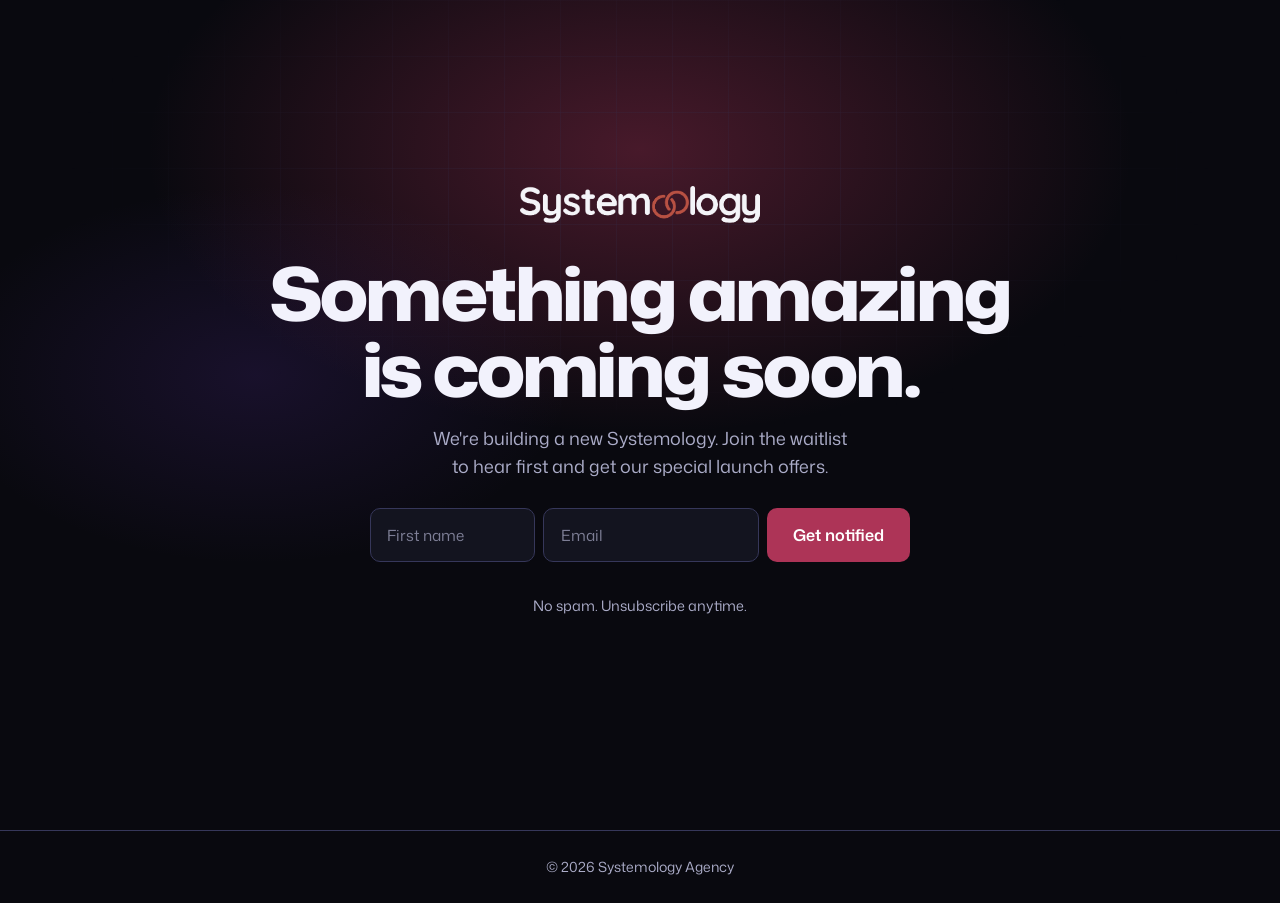
<file: index.html>
<!doctype html>
<html lang="en">
<head>
<meta charset="utf-8">
<meta name="viewport" content="width=device-width, initial-scale=1">
<title>Systemology Agency | Coming soon</title>
<meta name="description" content="Something amazing is coming soon from Systemology. Join the waitlist for first access and special launch offers.">
<meta property="og:title" content="Systemology Agency">
<meta property="og:description" content="Something amazing is coming soon. Join the waitlist for special launch offers.">
<meta property="og:type" content="website">
<meta name="theme-color" content="#09090f">
<link rel="icon" type="image/png" href="/assets/favicon.png">
<link rel="apple-touch-icon" href="/assets/favicon.png">
<link rel="preconnect" href="https://fonts.googleapis.com">
<link rel="preconnect" href="https://fonts.gstatic.com" crossorigin>
<link href="https://fonts.googleapis.com/css2?family=Mona+Sans:wdth,wght@75..125,400..900&display=swap" rel="stylesheet">
<link rel="stylesheet" href="/assets/home.css">
<link rel="stylesheet" href="/assets/soon.css?v=3">
</head>
<body>
<main class="hero soon">
  <div class="wrap">
    <img class="logo seq d1" src="/assets/logo-dark.png?v=2" alt="Systemology" width="1412" height="219">
    <h1 class="seq d2">Something amazing is coming soon.</h1>
    <p class="sub seq d3">We're building a new Systemology. Join the waitlist to hear first and get our special launch offers.</p>

    <form id="wl" class="wl seq d4" novalidate>
      <div id="wl-fields" class="fields">
        <div aria-hidden="true" style="position:absolute;left:-9999px;width:1px;height:1px;overflow:hidden">
          <label for="wl-site">Leave this field empty</label>
          <input id="wl-site" name="website" type="text" tabindex="-1" autocomplete="off">
        </div>
        <label class="sr" for="wl-name">First name</label>
        <input id="wl-name" name="first_name" type="text" autocomplete="given-name" placeholder="First name" required>
        <label class="sr" for="wl-email">Email</label>
        <input id="wl-email" name="email" type="email" autocomplete="email" placeholder="Email" required>
        <button id="wl-submit" class="btn primary" type="submit">Get notified</button>
      </div>
      <p id="wl-err" class="err" role="alert"></p>
      <div id="wl-done" class="done" hidden>
        <svg width="22" height="22" viewBox="0 0 16 16" fill="currentColor" aria-hidden="true"><path d="M13.78 4.22a.75.75 0 0 1 0 1.06l-7.25 7.25a.75.75 0 0 1-1.06 0L2.22 9.28a.75.75 0 0 1 1.06-1.06L6 10.94l6.72-6.72a.75.75 0 0 1 1.06 0Z"/></svg>
        <p><b>You're on the list.</b> Watch your inbox for launch offers.</p>
      </div>
      <p class="fine">No spam. Unsubscribe anytime.</p>
    </form>
  </div>
</main>
<footer>
  <div class="wrap"><div class="legal">&copy; 2026 Systemology Agency</div></div>
</footer>
<script src="/assets/soon.js?v=4"></script>
</body>
</html>
</file>
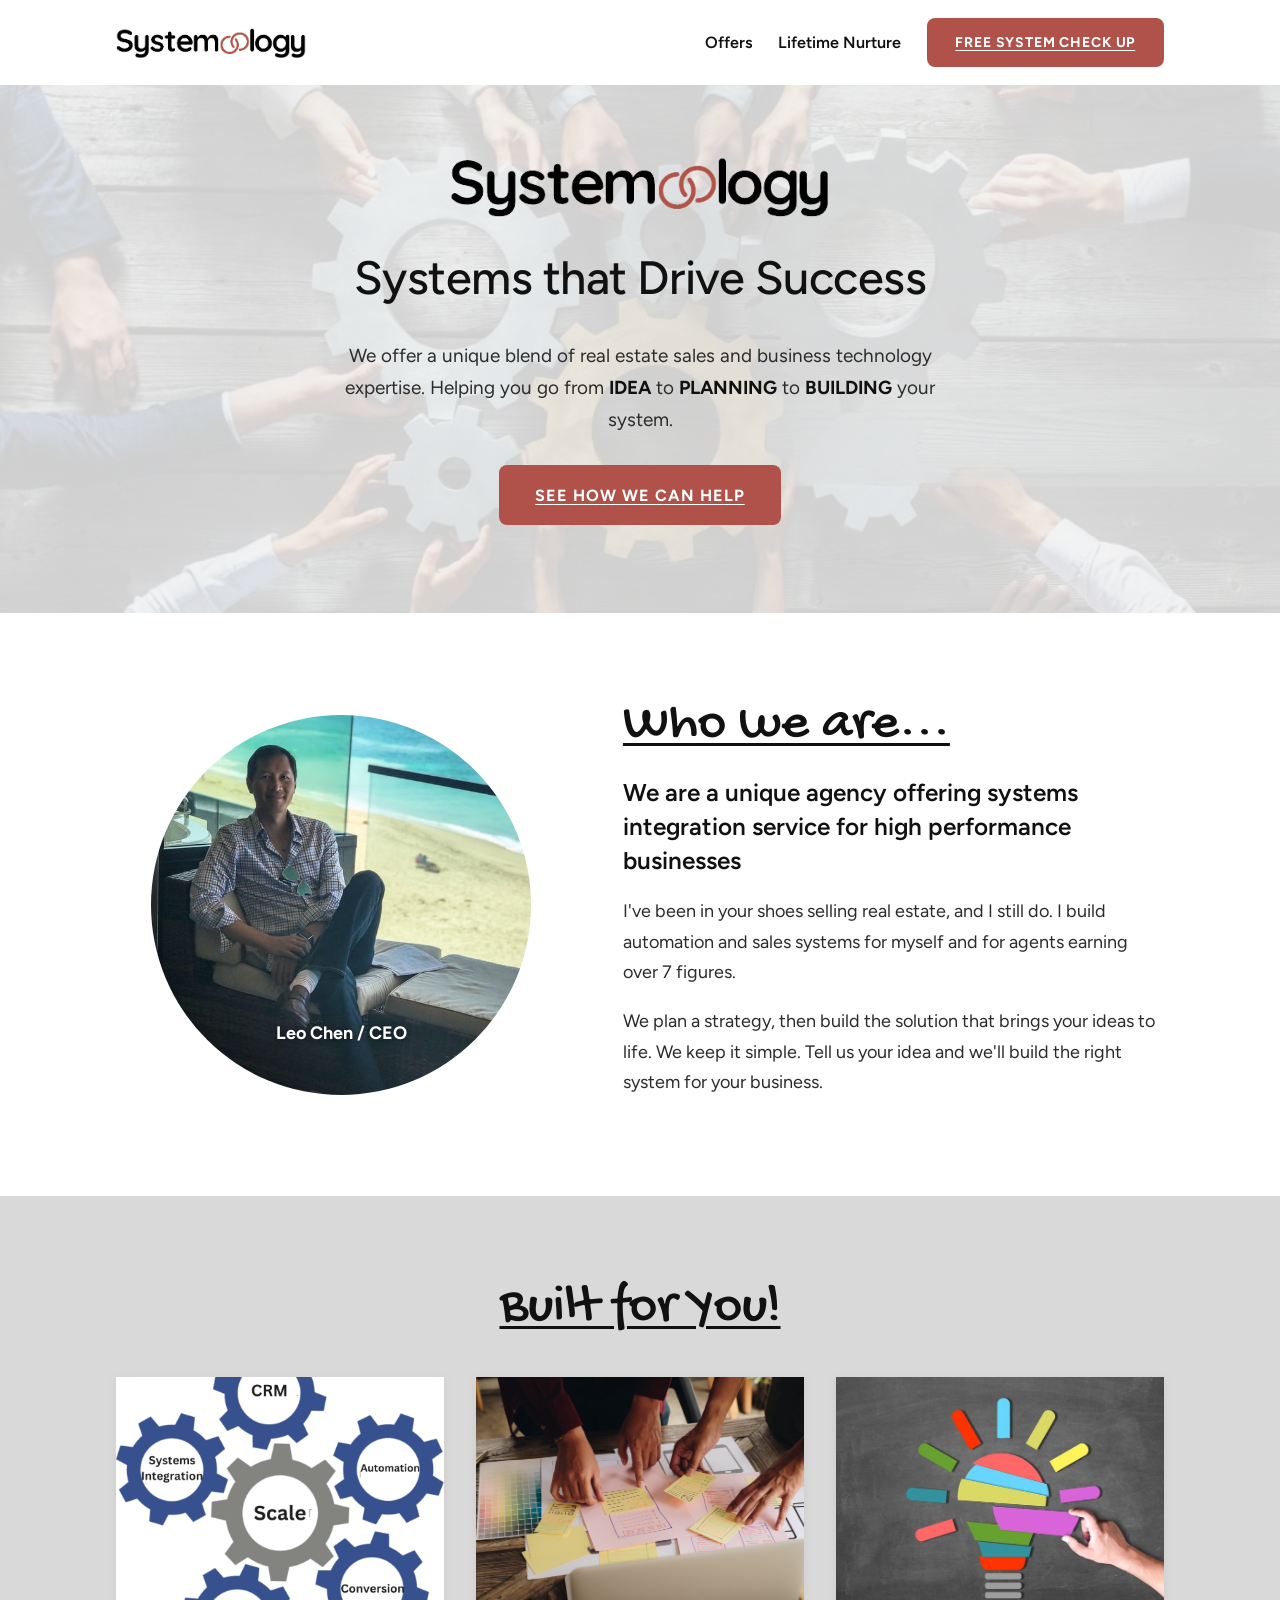
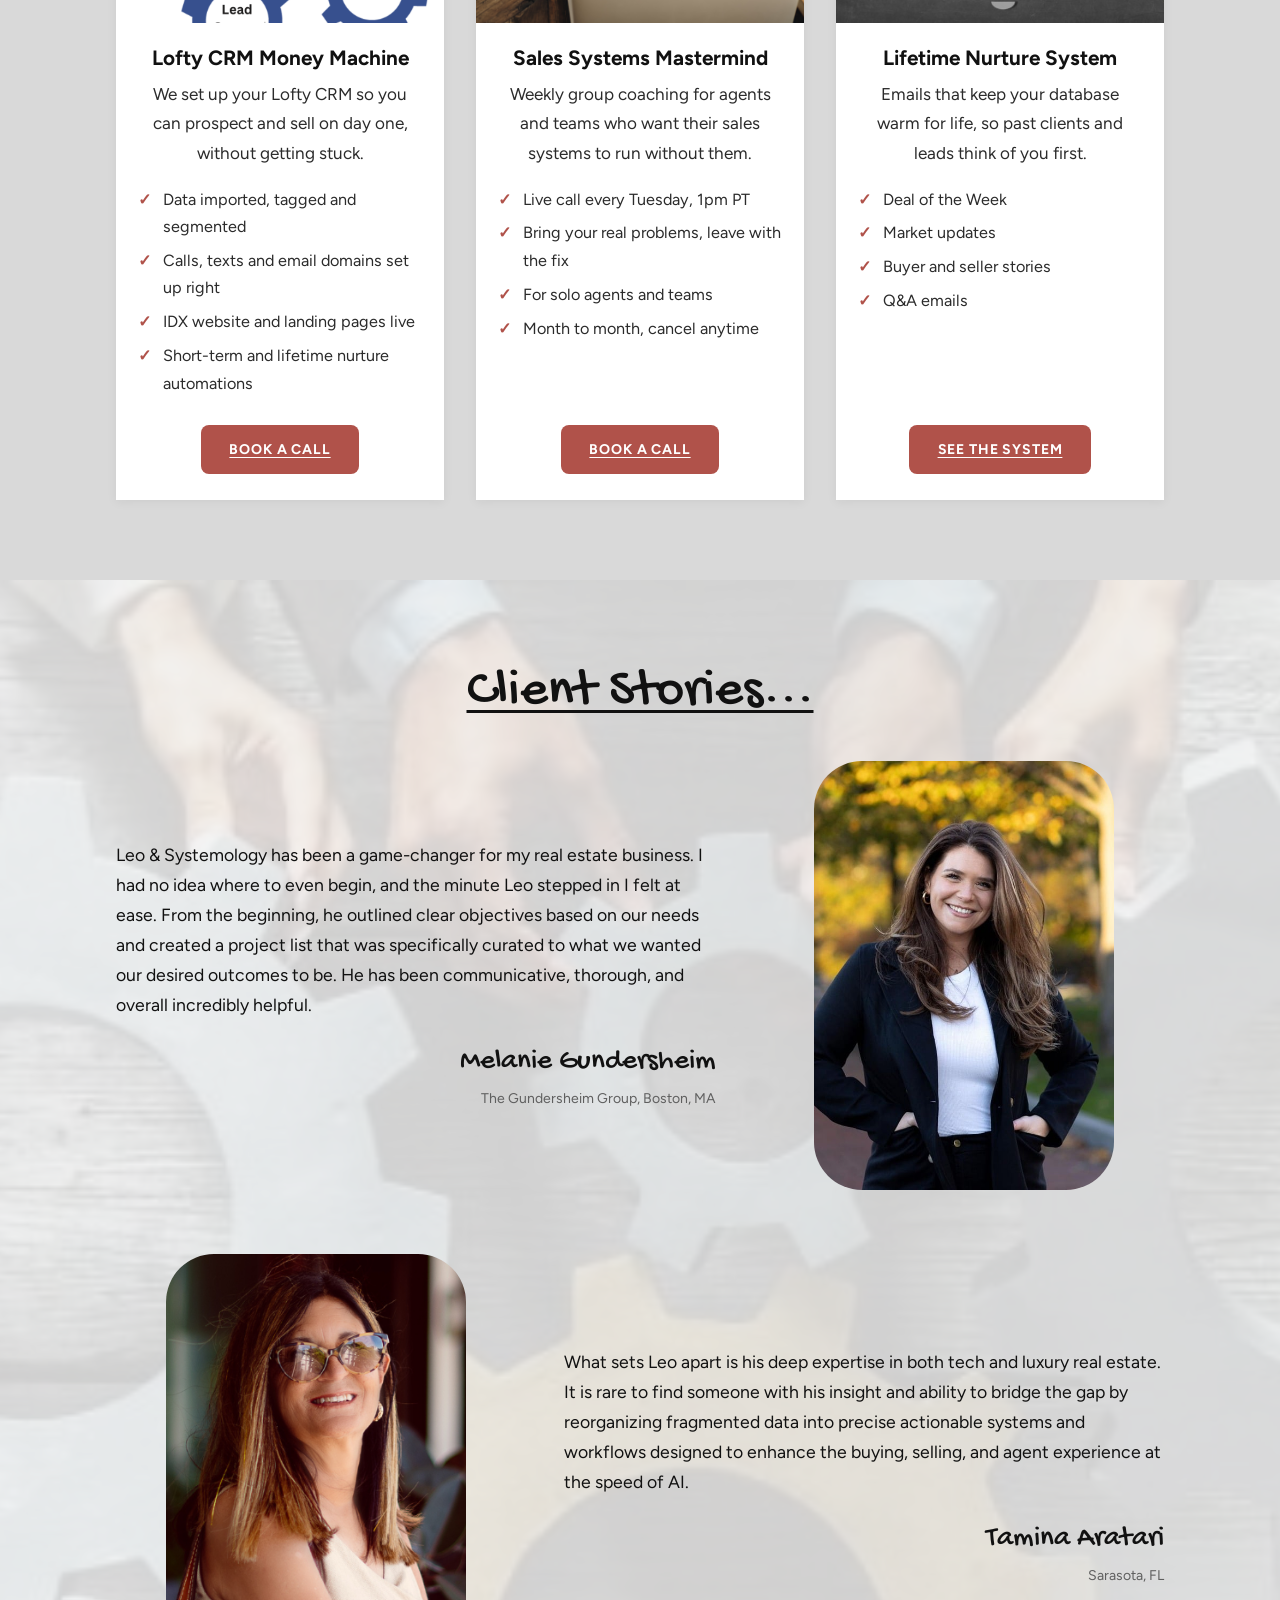
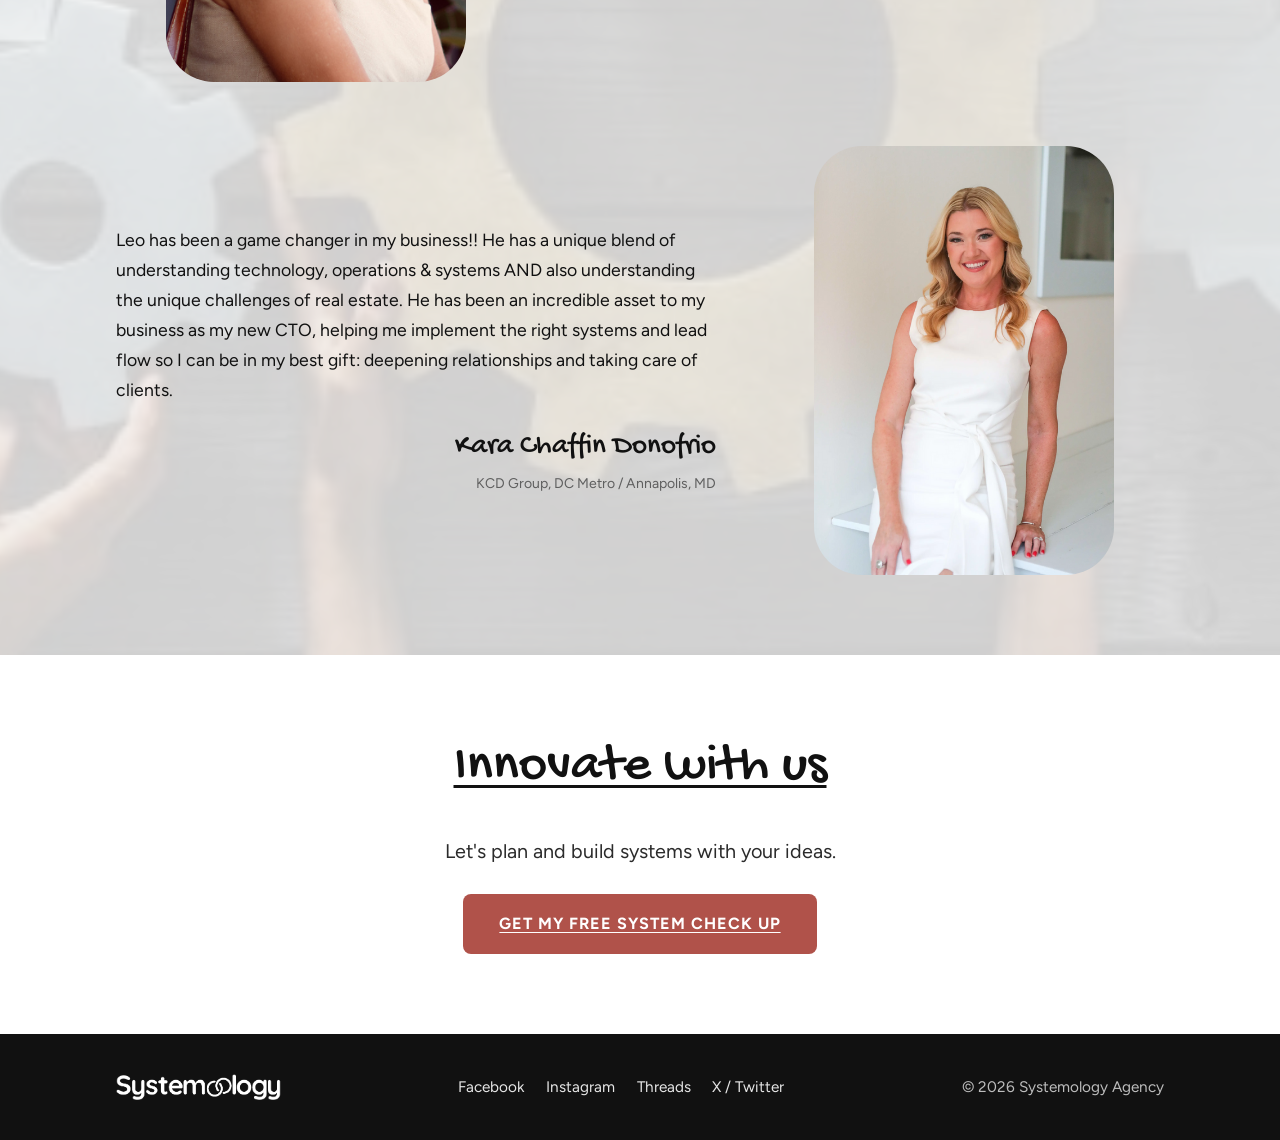
<file: 2025/index.html>
<!doctype html>
<html lang="en">
<head>
<meta charset="utf-8">
<meta name="viewport" content="width=device-width, initial-scale=1">
<title>Systemology Agency</title>
<meta name="description" content="Systemology builds sales systems for real estate agents and teams: Lofty CRM setup, a weekly sales systems mastermind, and lifetime nurture emails.">
<meta property="og:title" content="Systemology Agency">
<meta property="og:description" content="Sales systems for real estate agents and teams. From IDEA to PLANNING to BUILDING your system.">
<meta property="og:type" content="website">
<link rel="icon" type="image/png" href="/assets/favicon.png">
<link rel="apple-touch-icon" href="/assets/favicon.png">
<link rel="preconnect" href="https://fonts.googleapis.com">
<link rel="preconnect" href="https://fonts.gstatic.com" crossorigin>
<link href="https://fonts.googleapis.com/css2?family=Figtree:wght@400;500;600;700&family=Gochi+Hand&display=swap" rel="stylesheet">
<link rel="stylesheet" href="/assets/site.css">
</head>
<body>

<nav class="nav">
  <a href="/" target="_blank" rel="noopener noreferrer"><img src="/assets/logo.png" alt="Systemology"></a>
  <div class="links">
    <a class="txt" href="#offers">Offers</a>
    <a class="txt" href="/ltn/" target="_blank" rel="noopener noreferrer">Lifetime Nurture</a>
    <a class="btn" href="https://268whexy4zj.typeform.com/to/Vnj4U1fK" target="_blank" rel="noopener noreferrer">Free System Check Up</a>
  </div>
</nav>

<header class="hero gears">
  <div class="wrap">
    <img class="logo" src="/assets/logo.png" alt="Systemology">
    <h1>Systems that Drive Success</h1>
    <p>We offer a unique blend of real estate sales and business technology expertise. Helping you go from <strong>IDEA</strong> to <strong>PLANNING</strong> to <strong>BUILDING</strong> your system.</p>
    <a class="btn lg" href="#offers">See how we can help</a>
  </div>
</header>

<section class="who">
  <div class="wrap grid">
    <div class="photo"><img src="/assets/leo.jpg" alt="Leo Chen"><span>Leo Chen / CEO</span></div>
    <div>
      <h2 class="hand">Who we are...</h2>
      <p class="lead">We are a unique agency offering systems integration service for high performance businesses</p>
      <p>I've been in your shoes selling real estate, and I still do. I build automation and sales systems for myself and for agents earning over 7 figures.</p>
      <p>We plan a strategy, then build the solution that brings your ideas to life. We keep it simple. Tell us your idea and we'll build the right system for your business.</p>
    </div>
  </div>
</section>

<section class="band" id="offers">
  <div class="wrap">
    <h2 class="hand">Built for You!</h2>
    <div class="cards">

      <article class="card">
        <div class="img"><img src="/assets/card-crm.png" alt="CRM, automation, scale and lead capture gears"></div>
        <div class="body">
          <h3>Lofty CRM Money Machine</h3>
          <p>We set up your Lofty CRM so you can prospect and sell on day one, without getting stuck.</p>
          <ul>
            <li>Data imported, tagged and segmented</li>
            <li>Calls, texts and email domains set up right</li>
            <li>IDX website and landing pages live</li>
            <li>Short-term and lifetime nurture automations</li>
          </ul>
          <div class="cta"><a class="btn" href="https://calendly.com/leochenrealtor/sss" target="_blank" rel="noopener noreferrer">Book a call</a></div>
        </div>
      </article>

      <article class="card">
        <div class="img"><img src="/assets/card-ssm.jpg" alt="Team planning on sticky notes"></div>
        <div class="body">
          <h3>Sales Systems Mastermind</h3>
          <p>Weekly group coaching for agents and teams who want their sales systems to run without them.</p>
          <ul>
            <li>Live call every Tuesday, 1pm PT</li>
            <li>Bring your real problems, leave with the fix</li>
            <li>For solo agents and teams</li>
            <li>Month to month, cancel anytime</li>
          </ul>
          <div class="cta"><a class="btn" href="https://calendly.com/leochenrealtor/sss" target="_blank" rel="noopener noreferrer">Book a call</a></div>
        </div>
      </article>

      <article class="card">
        <div class="img"><img src="/assets/card-ltn.jpg" alt="Lightbulb made of colored pieces"></div>
        <div class="body">
          <h3>Lifetime Nurture System</h3>
          <p>Emails that keep your database warm for life, so past clients and leads think of you first.</p>
          <ul>
            <li>Deal of the Week</li>
            <li>Market updates</li>
            <li>Buyer and seller stories</li>
            <li>Q&amp;A emails</li>
          </ul>
          <div class="cta"><a class="btn" href="/ltn/" target="_blank" rel="noopener noreferrer">See the system</a></div>
        </div>
      </article>

    </div>
  </div>
</section>

<section class="stories gears">
  <div class="wrap">
    <h2 class="hand">Client Stories...</h2>

    <div class="story">
      <div>
        <blockquote>Leo &amp; Systemology has been a game-changer for my real estate business. I had no idea where to even begin, and the minute Leo stepped in I felt at ease. From the beginning, he outlined clear objectives based on our needs and created a project list that was specifically curated to what we wanted our desired outcomes to be. He has been communicative, thorough, and overall incredibly helpful.</blockquote>
        <cite><b>Melanie Gundersheim</b><small>The Gundersheim Group, Boston, MA</small></cite>
      </div>
      <div class="pic"><img src="/assets/t-melanie.jpg" alt="Melanie Gundersheim"></div>
    </div>

    <div class="story flip">
      <div class="pic"><img src="/assets/t-tamina.png" alt="Tamina Aratari" style="object-position:22% center"></div>
      <div>
        <blockquote>What sets Leo apart is his deep expertise in both tech and luxury real estate. It is rare to find someone with his insight and ability to bridge the gap by reorganizing fragmented data into precise actionable systems and workflows designed to enhance the buying, selling, and agent experience at the speed of AI.</blockquote>
        <cite><b>Tamina Aratari</b><small>Sarasota, FL</small></cite>
      </div>
    </div>

    <div class="story">
      <div>
        <blockquote>Leo has been a game changer in my business!! He has a unique blend of understanding technology, operations &amp; systems AND also understanding the unique challenges of real estate. He has been an incredible asset to my business as my new CTO, helping me implement the right systems and lead flow so I can be in my best gift: deepening relationships and taking care of clients.</blockquote>
        <cite><b>Kara Chaffin Donofrio</b><small>KCD Group, DC Metro / Annapolis, MD</small></cite>
      </div>
      <div class="pic"><img src="/assets/t-kara.png" alt="Kara Chaffin Donofrio"></div>
    </div>
  </div>
</section>

<section class="closing">
  <div class="wrap">
    <h2 class="hand">Innovate with us</h2>
    <p>Let's plan and build systems with your ideas.</p>
    <a class="btn lg" href="https://268whexy4zj.typeform.com/to/Vnj4U1fK" target="_blank" rel="noopener noreferrer">Get my free System Check Up</a>
  </div>
</section>

<footer>
  <div class="wrap">
    <img src="/assets/logo.png" alt="Systemology">
    <div class="social">
      <a href="https://www.facebook.com/groups/2193749534159104" target="_blank" rel="noopener noreferrer">Facebook</a>
      <a href="https://www.instagram.com/leochenre/" target="_blank" rel="noopener noreferrer">Instagram</a>
      <a href="https://www.threads.net/@leochenre" target="_blank" rel="noopener noreferrer">Threads</a>
      <a href="https://twitter.com/SAgency23" target="_blank" rel="noopener noreferrer">X / Twitter</a>
    </div>
    <div>&copy; 2026 Systemology Agency</div>
  </div>
</footer>

</body>
</html>
</file>
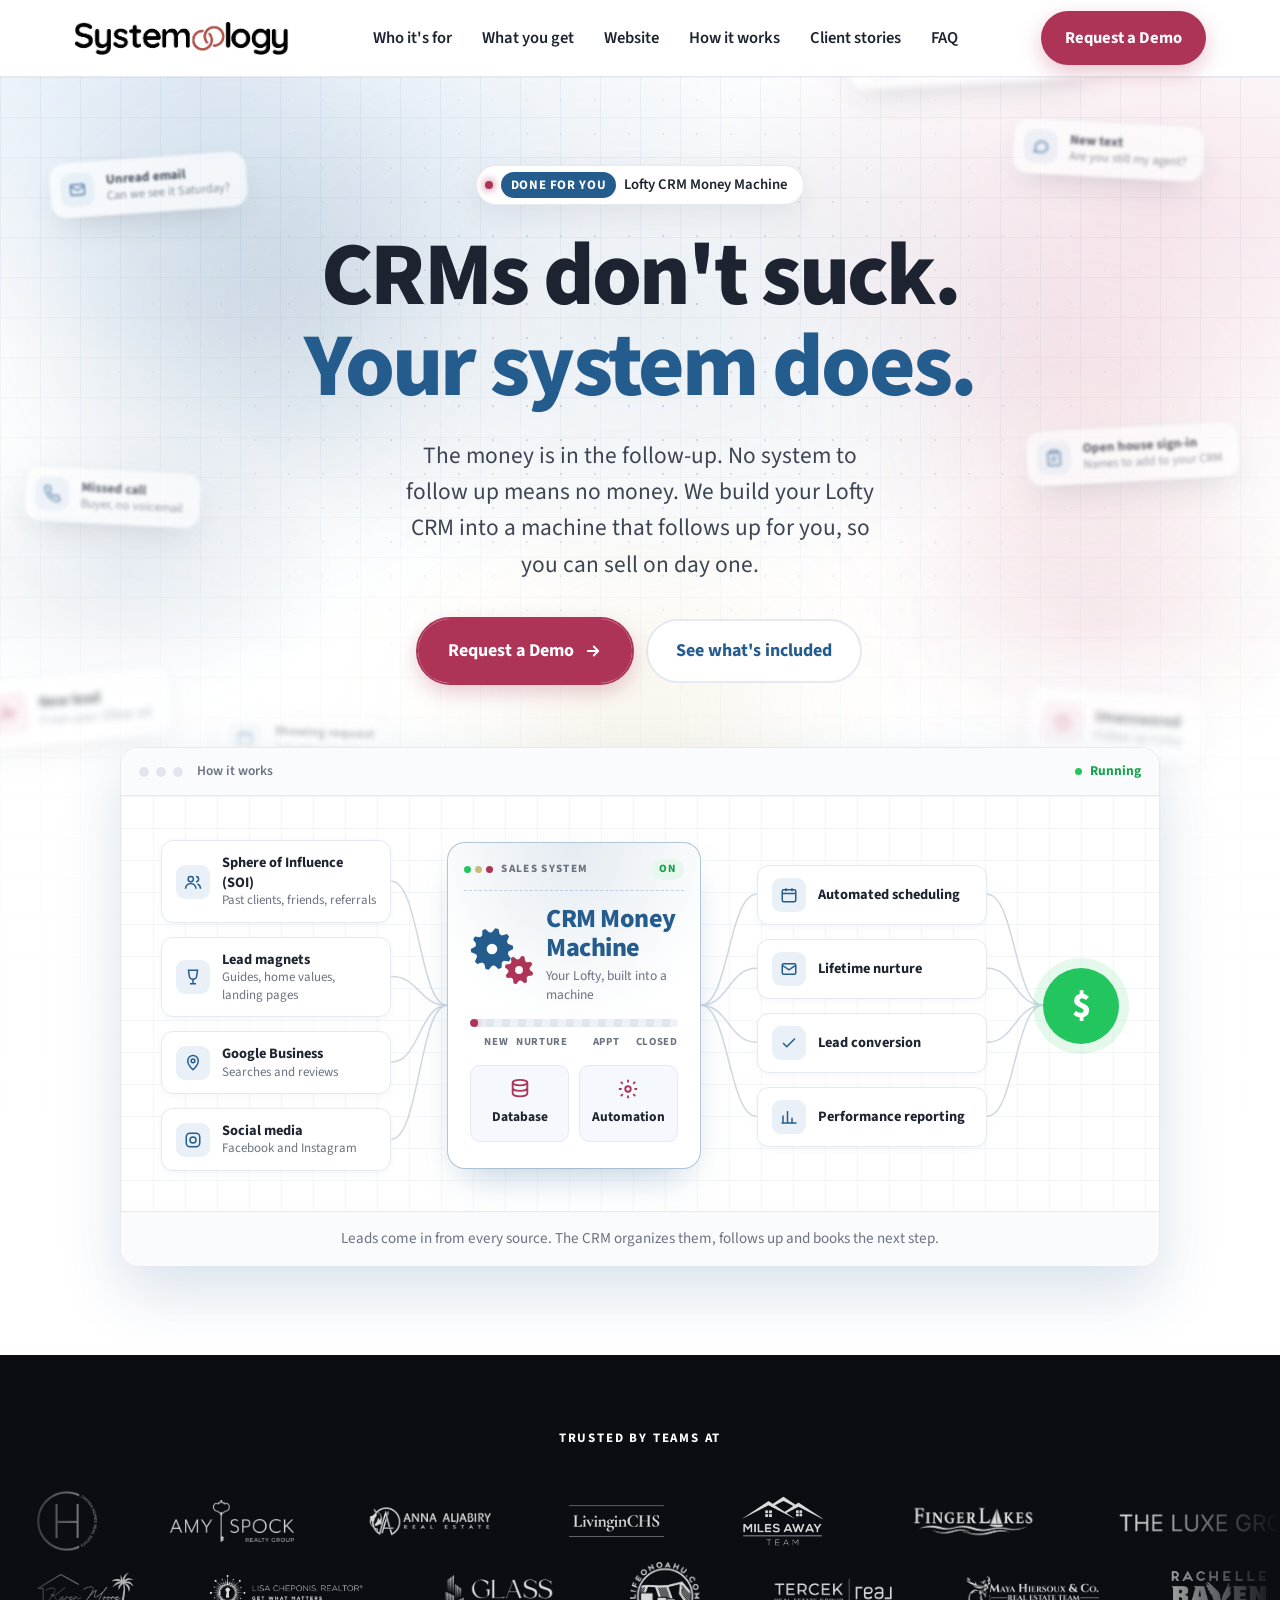
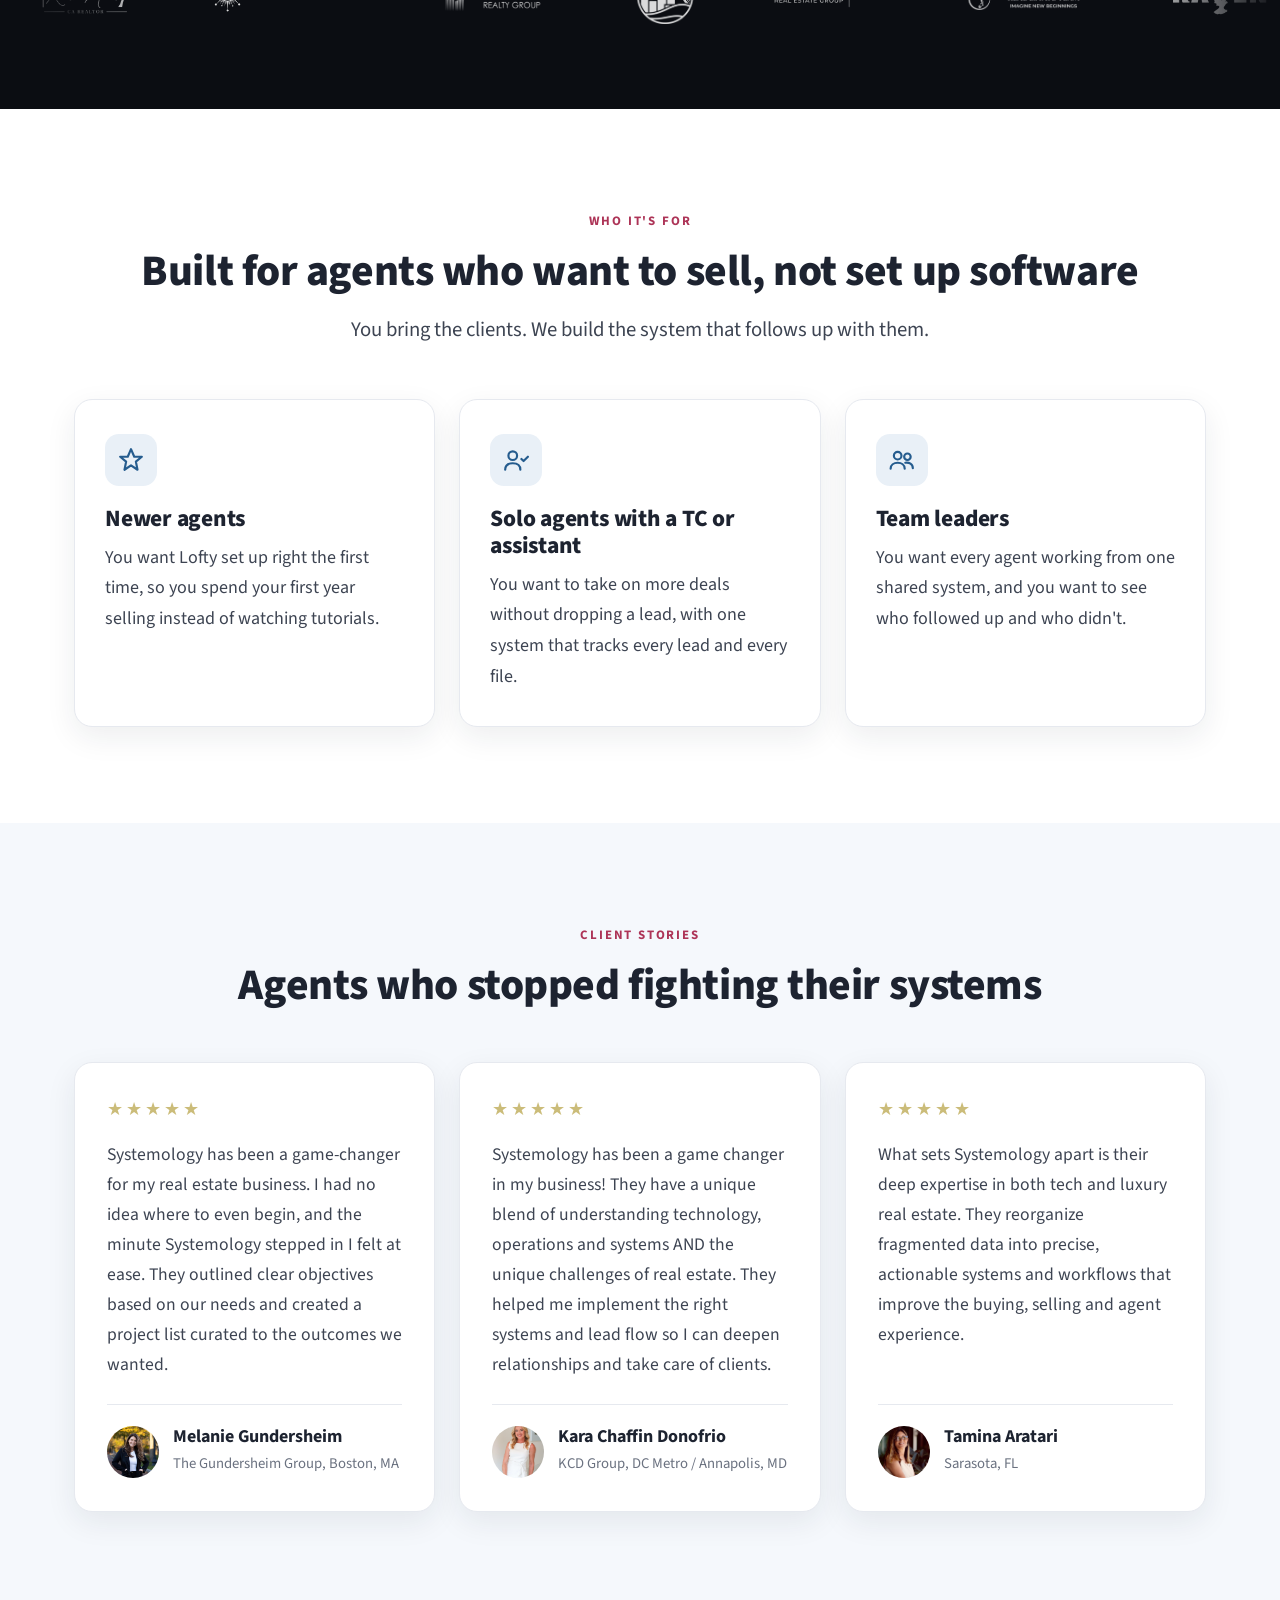
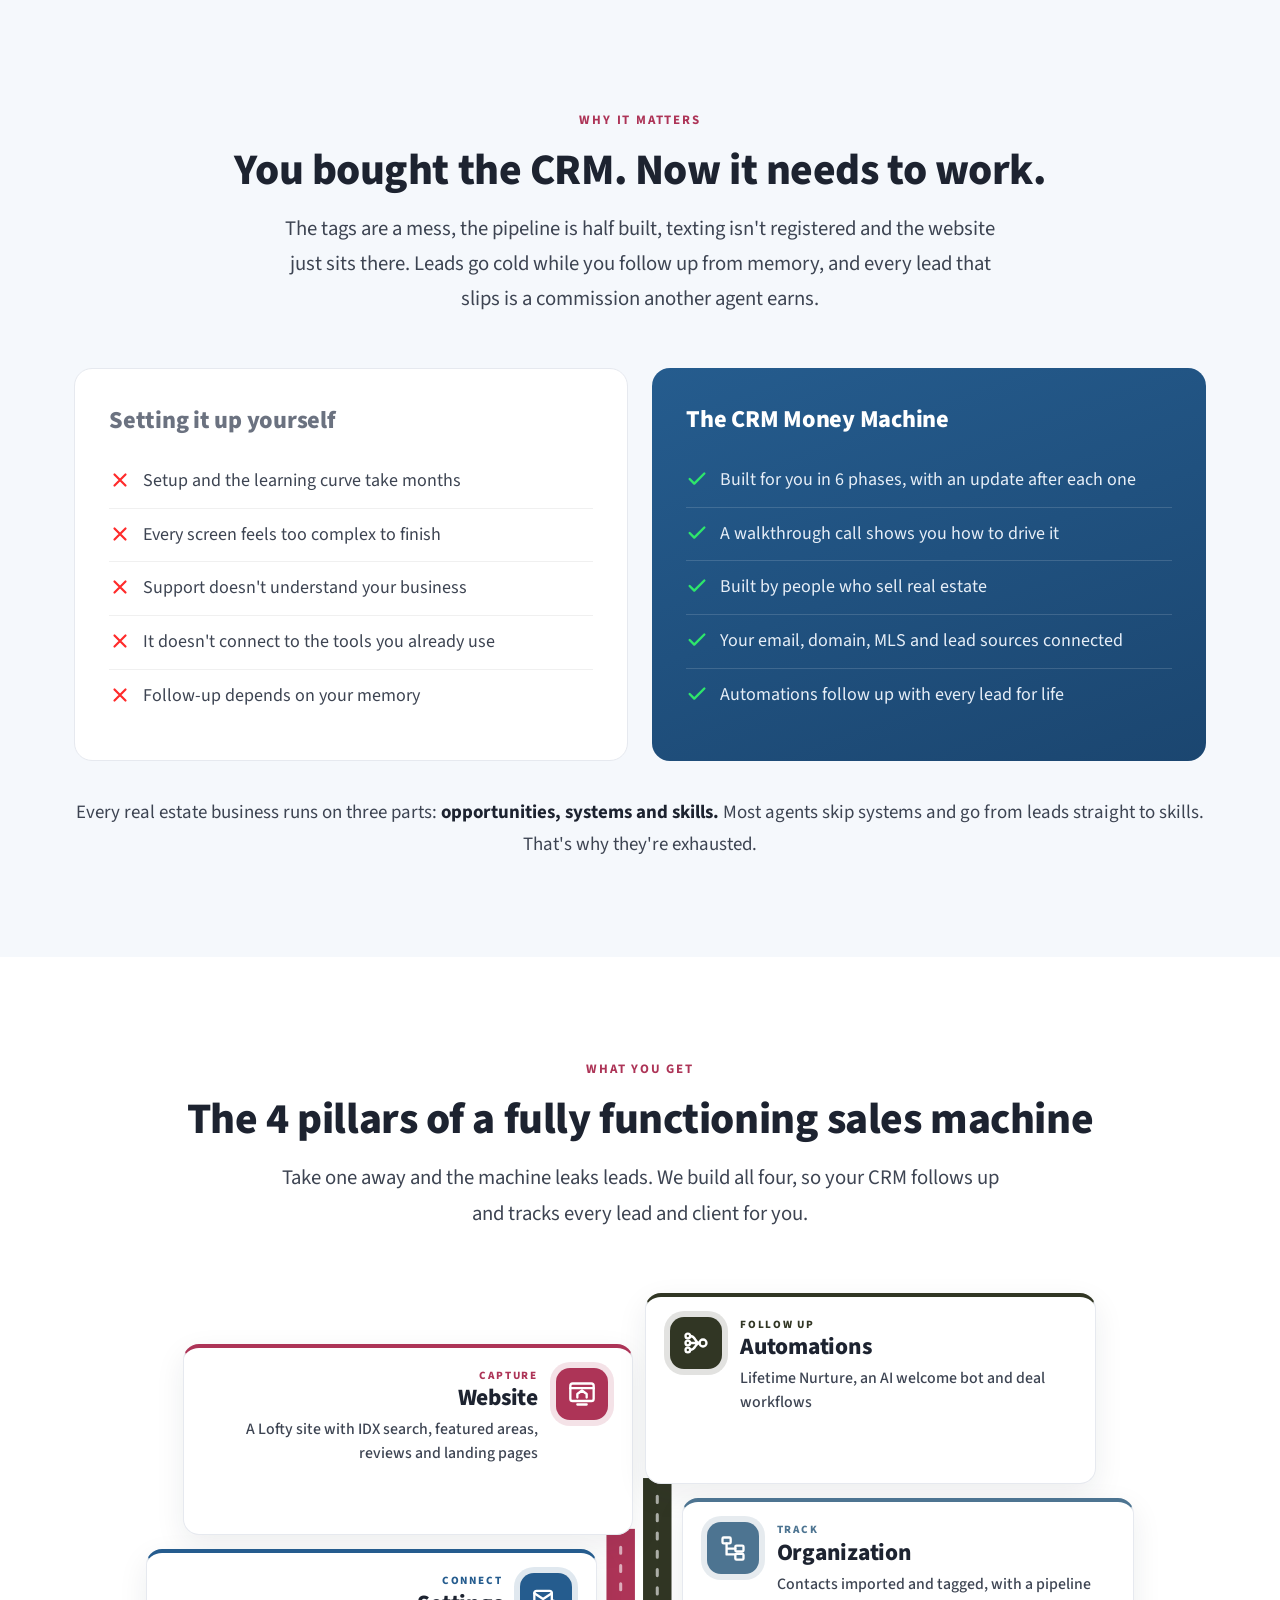
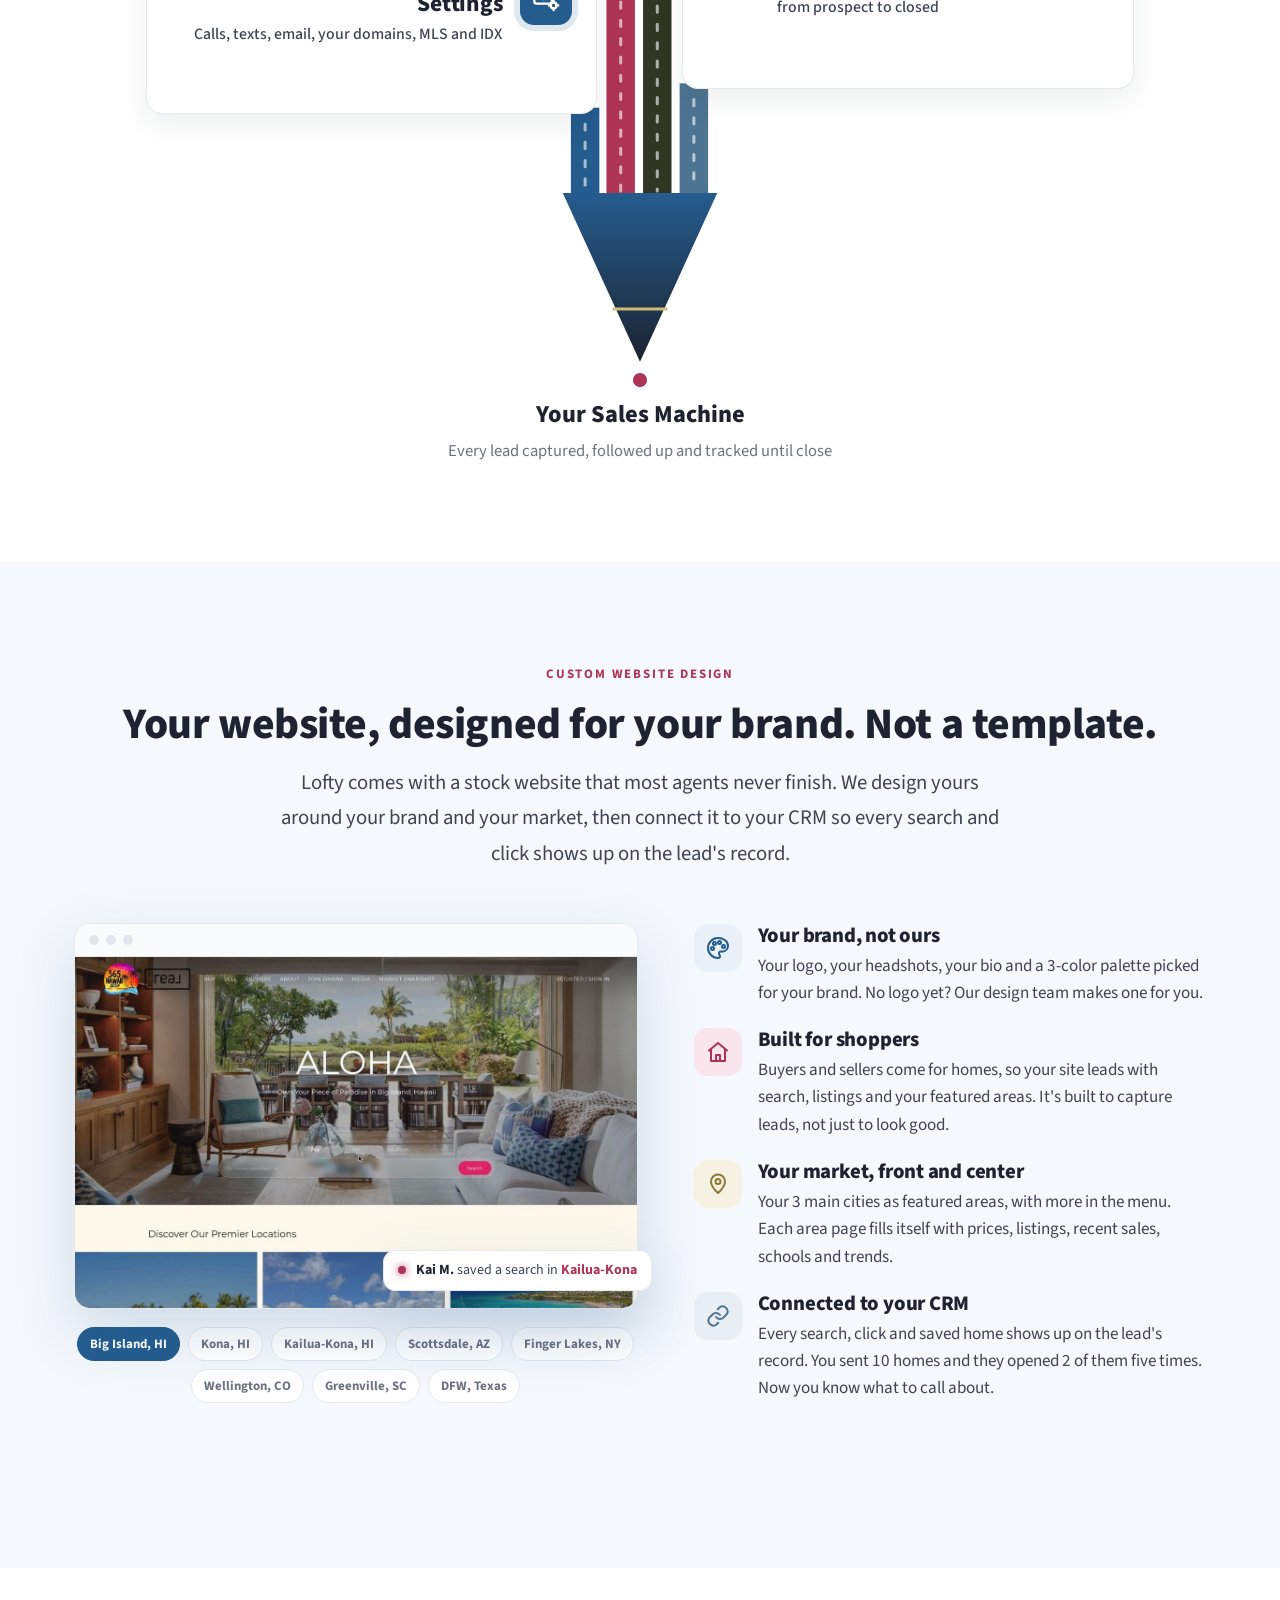
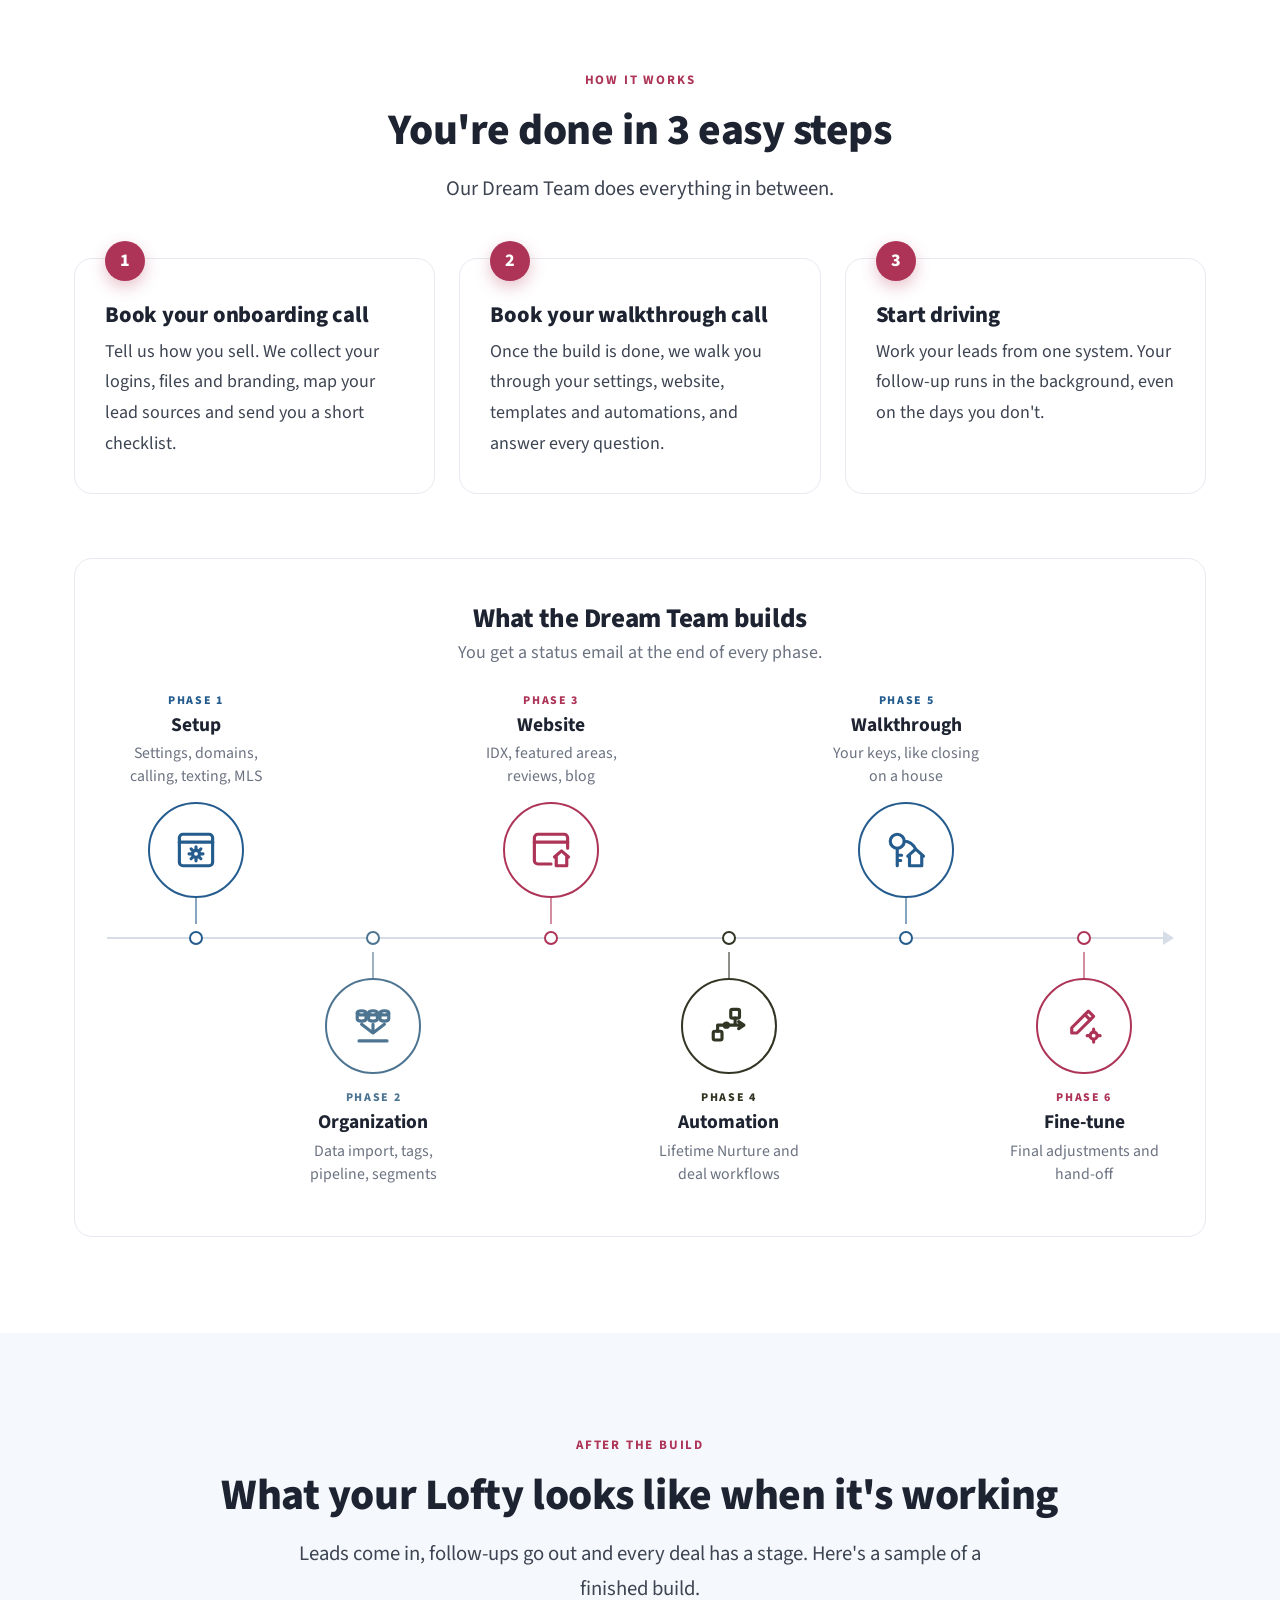
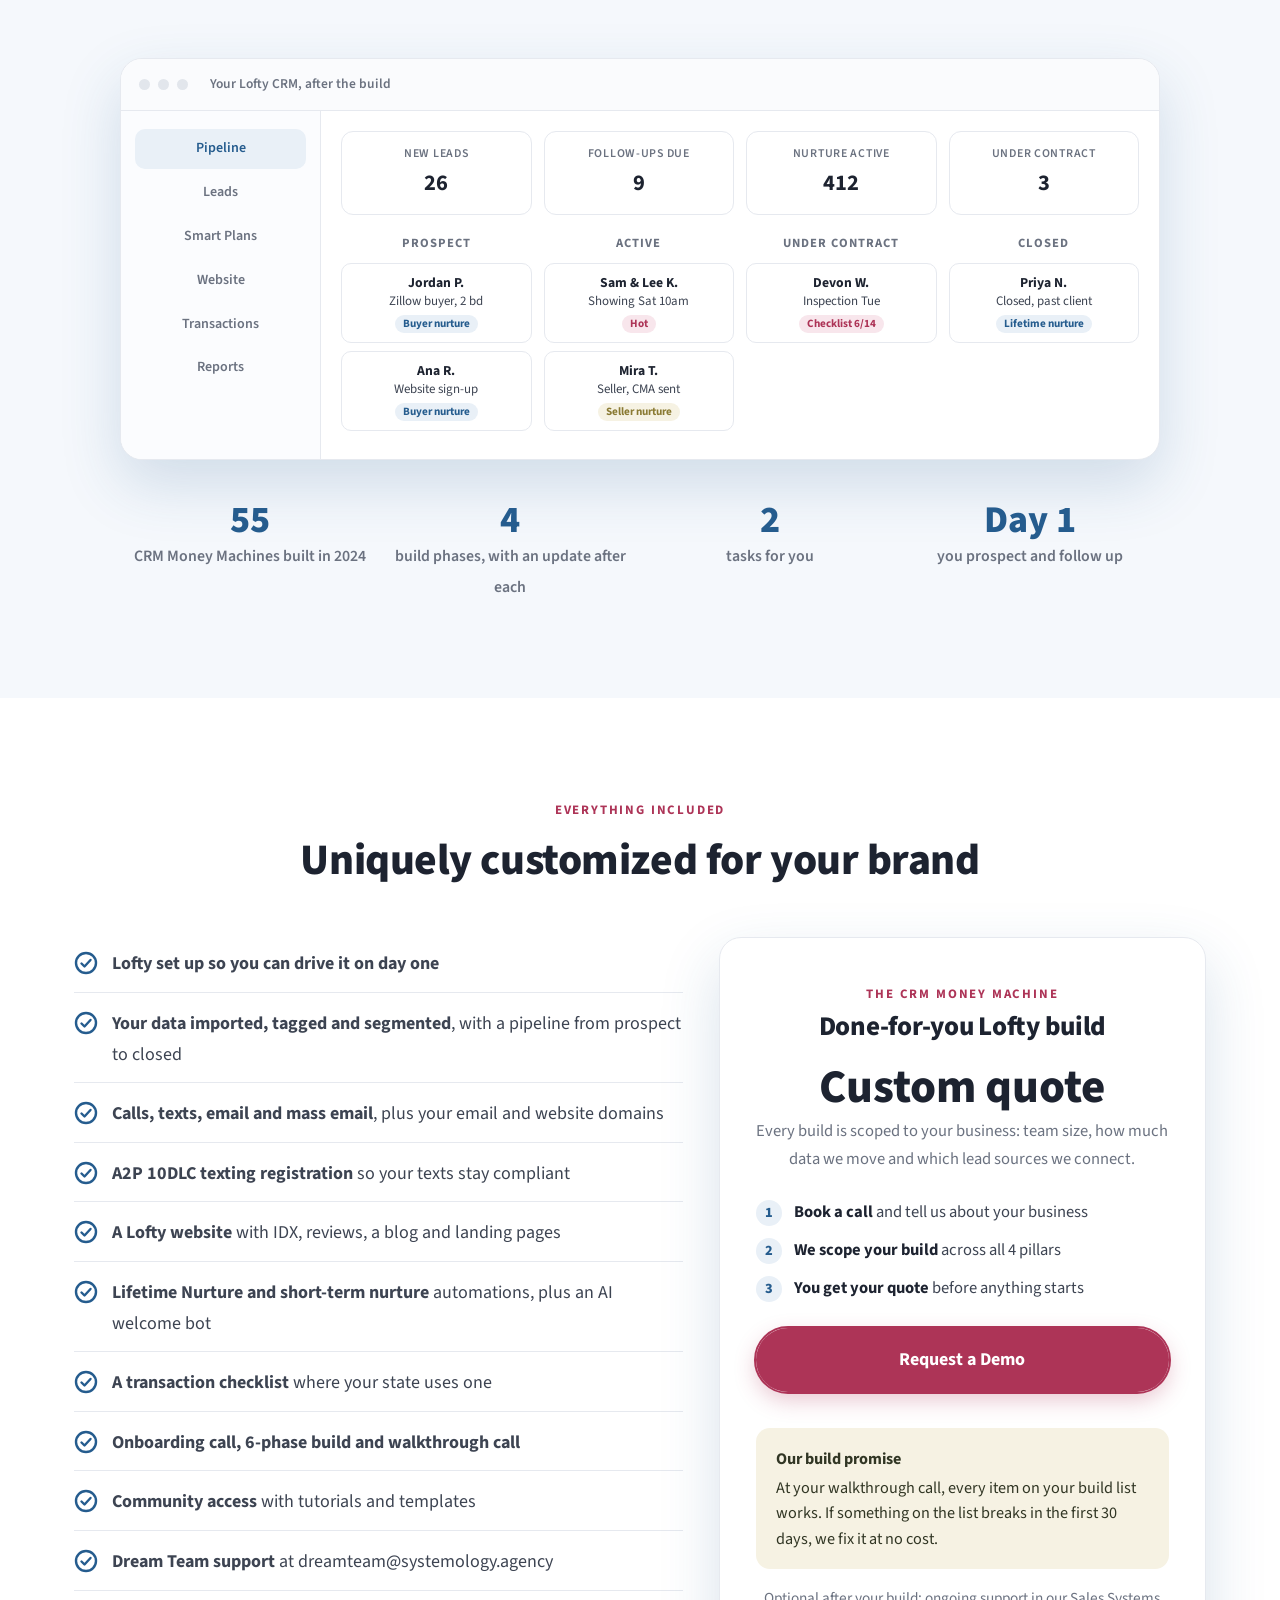
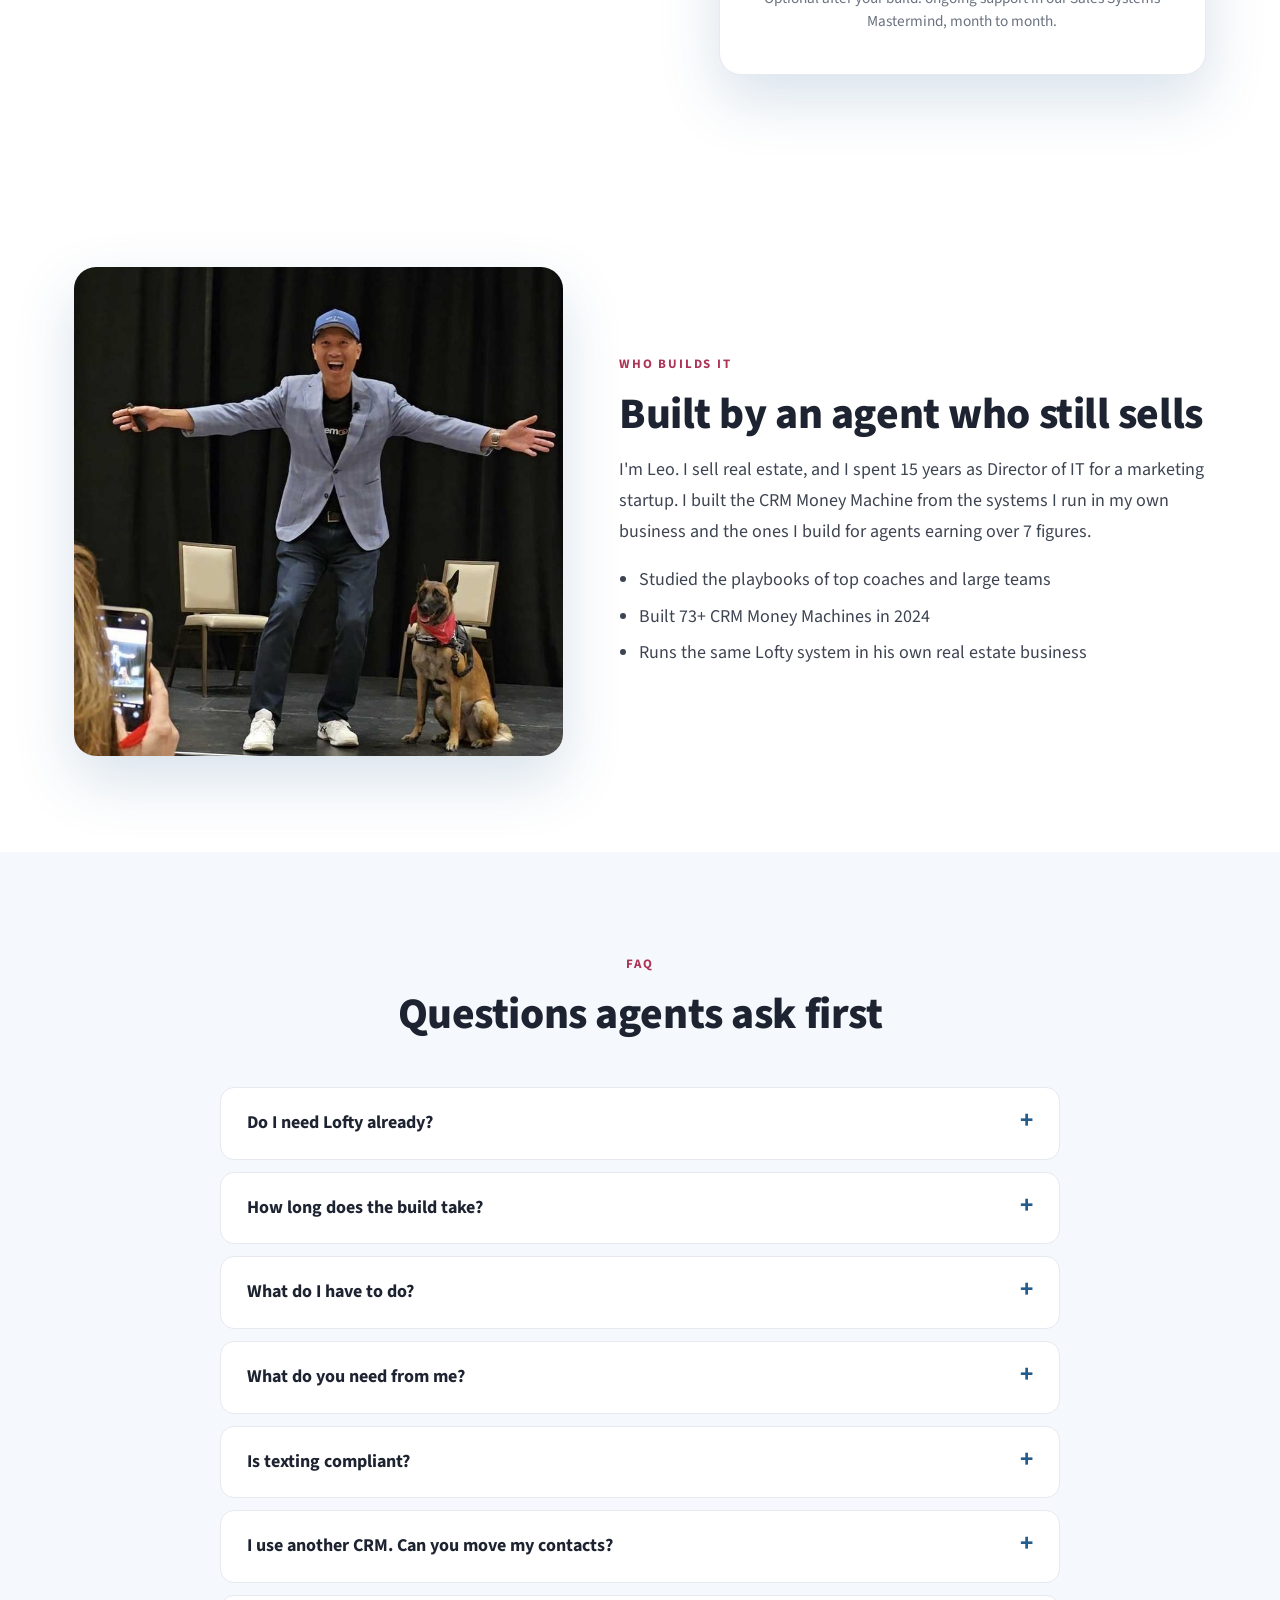
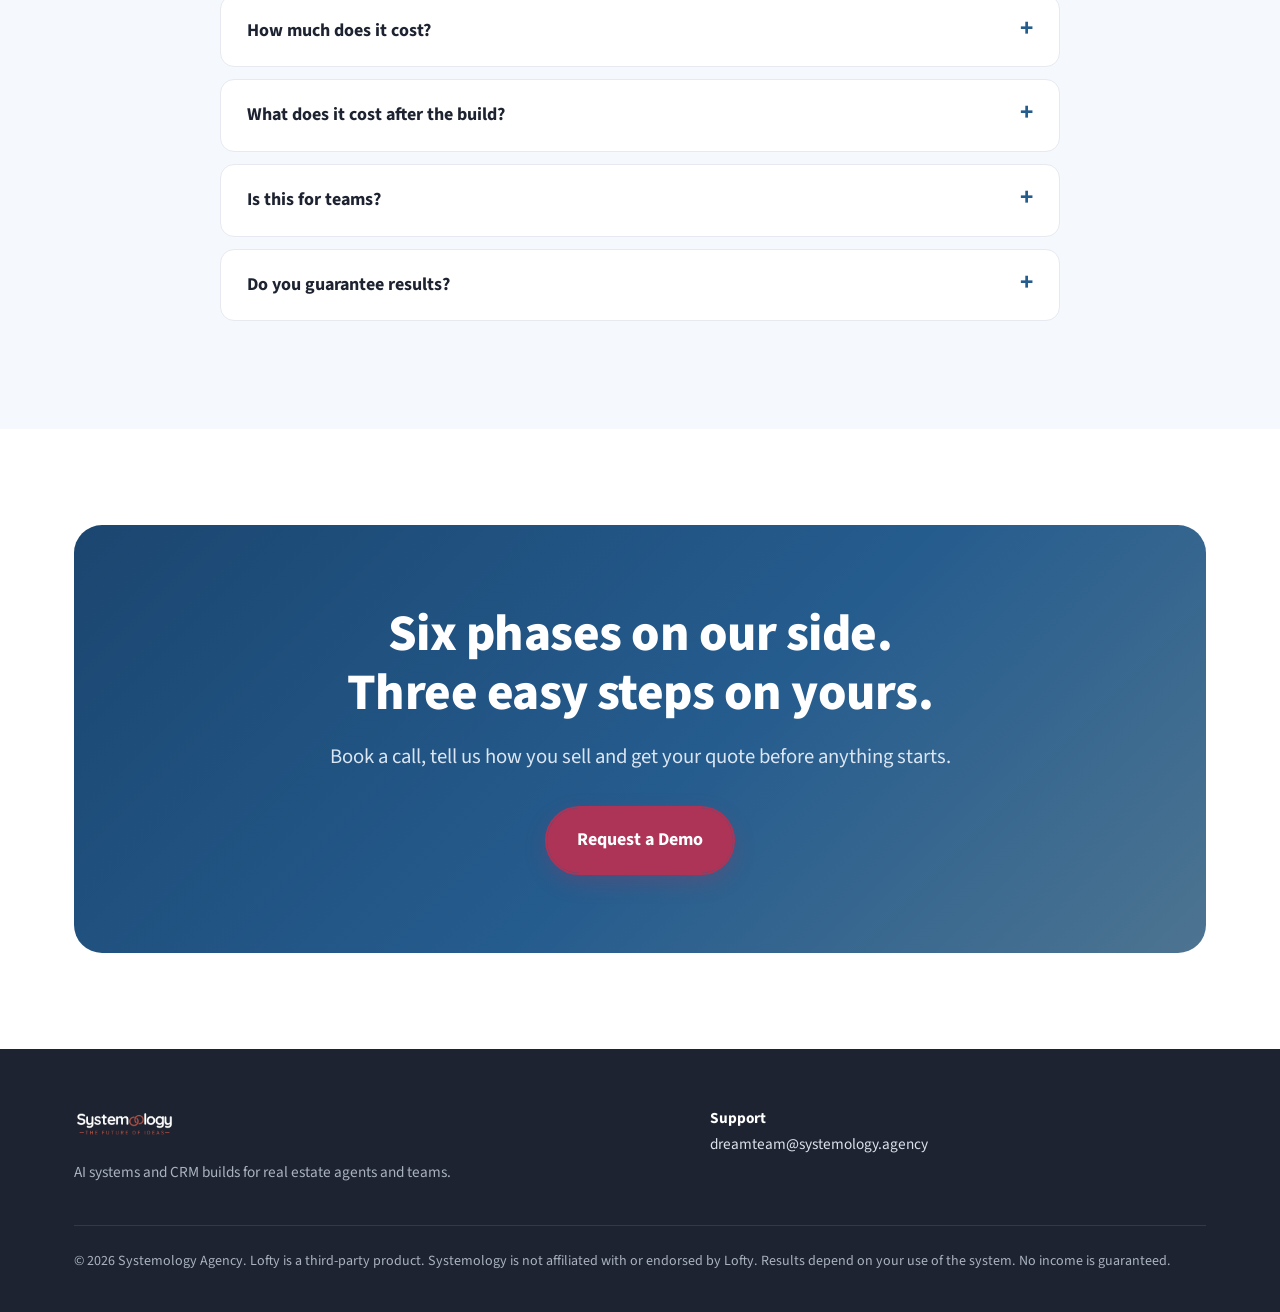
<file: crmmm/index.html>
<!doctype html>
<html lang="en">
<head>
<meta charset="utf-8">
<meta name="viewport" content="width=device-width, initial-scale=1">
<title>CRM Money Machine | Systemology</title>
<meta name="description" content="A done-for-you Lofty CRM build for real estate agents and teams. You do 3 things. We build the rest.">
<link rel="icon" type="image/png" href="/assets/favicon.png">
<link rel="apple-touch-icon" href="/assets/favicon.png">
<link rel="preconnect" href="https://fonts.googleapis.com">
<link rel="preconnect" href="https://fonts.gstatic.com" crossorigin>
<link href="https://fonts.googleapis.com/css2?family=Source+Sans+3:wght@400;500;600;700;800&display=swap" rel="stylesheet">
<style>
:root{
  --teal:#255c8e; --teal-dark:#1b4670; --blue:#4d7491; --crimson:#ad3457; --crimson-dark:#912a48;
  --olive:#313624; --gold:#cbbc79; --gold-soft:#f6f2e3;
  --ink:#1d2330; --body:#3d4452; --muted:#6b7280; --line:#e6e9ef;
  --bg:#ffffff; --soft:#f5f8fc; --teal-soft:#e9f0f7;
  --radius:18px; --maxw:1180px;
  --shadow:0 10px 30px rgba(29,35,48,.08); --shadow-lg:0 24px 60px rgba(37,92,142,.18);
}
*{box-sizing:border-box;margin:0;padding:0}
html{font-size:18px;scroll-behavior:smooth}
body{font-family:'Source Sans 3',-apple-system,BlinkMacSystemFont,'Segoe UI',Roboto,Arial,sans-serif;color:var(--body);background:var(--bg);line-height:1.7;-webkit-font-smoothing:antialiased}
img{max-width:100%;height:auto;display:block}
a{color:var(--teal)}
h1,h2,h3,h4{color:var(--ink);line-height:1.15;font-weight:800;letter-spacing:-.01em}
.wrap{max-width:var(--maxw);margin:0 auto;padding:0 24px}
.section{padding:96px 0}
.eyebrow{display:inline-block;font-size:.72rem;font-weight:700;letter-spacing:.14em;text-transform:uppercase;color:var(--crimson);margin-bottom:14px}
.center{text-align:center}
.lead{font-size:1.15rem;color:var(--body);max-width:720px}
.center .lead{margin:0 auto}
h2{font-size:clamp(1.9rem,3.4vw,2.7rem);margin-bottom:16px}
.btn{display:inline-flex;align-items:center;gap:10px;font-weight:700;font-size:1rem;padding:15px 28px;border-radius:999px;text-decoration:none;transition:transform .15s ease,box-shadow .15s ease,background .15s ease;border:2px solid transparent;cursor:pointer}
.btn-primary{background:var(--crimson);color:#fff;box-shadow:0 8px 22px rgba(173,52,87,.28)}
.btn-primary:hover{background:var(--crimson-dark);transform:translateY(-2px)}
.btn-ghost{background:#fff;color:var(--teal);border-color:var(--line)}
.btn-ghost:hover{border-color:var(--teal)}
.btn svg{width:18px;height:18px}


/* nav */
.nav{position:sticky;top:0;z-index:50;background:rgba(255,255,255,.92);backdrop-filter:blur(12px);border-bottom:1px solid var(--line)}
.nav .wrap{display:flex;align-items:center;justify-content:space-between;height:76px}
.nav img{height:34px;width:auto}
.nav-links{display:flex;gap:30px;list-style:none}
.nav-links a{color:var(--ink);text-decoration:none;font-weight:600;font-size:.92rem}
.nav-links a:hover{color:var(--teal)}
.nav .btn{padding:11px 22px;font-size:.92rem}

/* hero */
.hero{position:relative;overflow:hidden;padding:88px 0 88px;background:radial-gradient(900px 480px at 15% 0%,#e3edf7 0%,transparent 60%),radial-gradient(800px 460px at 90% 10%,#f6e6ec 0%,transparent 55%),#fff}
.hero h1{font-size:clamp(2.4rem,5.4vw,4.1rem);max-width:900px;margin:0 auto 22px}
.hero h1 span{color:var(--teal)}
.hero .lead{font-size:1.25rem;margin-bottom:34px}
.hero-ctas{display:flex;gap:14px;justify-content:center;flex-wrap:wrap}
.hero-note{margin-top:18px;font-size:.88rem;color:var(--muted)}
.pill{display:inline-flex;align-items:center;gap:8px;background:#fff;border:1px solid var(--line);border-radius:999px;padding:6px 16px 6px 8px;font-size:.82rem;font-weight:600;color:var(--ink);margin-bottom:26px;box-shadow:var(--shadow)}
.pill b{background:var(--teal);color:#fff;border-radius:999px;padding:2px 10px;font-size:.72rem;letter-spacing:.05em}

/* product mock */
.mock{max-width:1040px;margin:64px auto 0;background:#fff;border:1px solid var(--line);border-bottom:none;border-radius:22px 22px 0 0;box-shadow:var(--shadow-lg);overflow:hidden}
.mock-top{display:flex;align-items:center;gap:8px;padding:14px 18px;border-bottom:1px solid var(--line);background:#fafbfd}
.mock-top i{width:11px;height:11px;border-radius:50%;background:#e2e6ec;display:block}
.mock-top span{margin-left:14px;font-size:.75rem;color:var(--muted);font-weight:600}
.mock-body{display:grid;grid-template-columns:200px 1fr;min-height:330px}
.mock-side{border-right:1px solid var(--line);padding:18px 14px;background:#fbfcfe}
.mock-side div{font-size:.78rem;font-weight:600;color:var(--muted);padding:8px 12px;border-radius:10px;margin-bottom:4px}
.mock-side div.on{background:var(--teal-soft);color:var(--teal)}
.mock-main{padding:20px}
.mock-stats{display:grid;grid-template-columns:repeat(4,1fr);gap:12px;margin-bottom:18px}
.mock-stat{border:1px solid var(--line);border-radius:12px;padding:12px 14px}
.mock-stat small{display:block;font-size:.66rem;color:var(--muted);font-weight:600;text-transform:uppercase;letter-spacing:.06em}
@keyframes bump{0%{transform:scale(1)}35%{transform:scale(1.22);color:var(--crimson)}100%{transform:scale(1)}}
.mock-stat strong.bump{animation:bump .6s ease-out}
.mock-stat strong{display:inline-block;font-variant-numeric:tabular-nums;font-size:1.25rem;color:var(--ink)}
.mock-cols{display:grid;grid-template-columns:repeat(4,1fr);gap:12px}
.mock-col h5{font-size:.7rem;text-transform:uppercase;letter-spacing:.08em;color:var(--muted);margin-bottom:8px}
.lead-card{border:1px solid var(--line);border-radius:10px;padding:9px 10px;margin-bottom:8px;font-size:.72rem;line-height:1.4;background:#fff}
.lead-card b{display:block;color:var(--ink);font-size:.76rem}
.tag{display:inline-block;margin-top:5px;font-size:.62rem;font-weight:700;padding:1px 8px;border-radius:999px}
.t1{background:var(--teal-soft);color:var(--teal)}.t2{background:#f8e6ec;color:var(--crimson)}.t3{background:var(--gold-soft);color:#8a7a33}

/* proof strip */
.strip{border-top:1px solid var(--line);border-bottom:1px solid var(--line);background:#fff}
.strip .wrap{display:grid;grid-template-columns:repeat(4,1fr);text-align:center;padding:38px 24px}
.strip strong{display:block;font-size:2.1rem;color:var(--teal);font-weight:800;line-height:1.1}
.strip strong{font-variant-numeric:tabular-nums}
.strip span{font-size:.88rem;color:var(--muted);font-weight:600}

/* audience cards */
.cards3{display:grid;grid-template-columns:repeat(3,1fr);gap:24px;margin-top:52px}
.aud{background:#fff;border:1px solid var(--line);border-radius:var(--radius);padding:34px 30px;box-shadow:var(--shadow);transition:transform .2s ease,box-shadow .2s ease}
.aud:hover{transform:translateY(-4px);box-shadow:var(--shadow-lg)}
.aud .ico{width:52px;height:52px;border-radius:14px;display:grid;place-items:center;background:var(--teal-soft);color:var(--teal);margin-bottom:20px}
.aud .ico svg{width:26px;height:26px}
.aud h3{font-size:1.3rem;margin-bottom:10px}

/* old vs new */
.bg-soft{background:var(--soft)}
.compare{display:grid;grid-template-columns:1fr 1fr;gap:24px;margin-top:52px}
.cbox{border-radius:var(--radius);padding:38px 34px}
.cbox h3{font-size:1.35rem;margin-bottom:20px;display:flex;align-items:center;gap:10px}
.cbox ul{list-style:none}
.cbox li{display:flex;gap:12px;padding:11px 0;border-bottom:1px solid rgba(0,0,0,.06)}
.cbox li:last-child{border-bottom:none}
.cbox li svg{flex:0 0 22px;width:22px;height:22px;margin-top:3px}
.old{background:#fff;border:1px solid var(--line)}
.old h3{color:var(--muted)}
.old li svg{color:#ff2b2b}
.new{background:linear-gradient(160deg,var(--teal) 0%,var(--teal-dark) 100%);color:#e6eef7}
.new h3{color:#fff}
.new li{border-bottom-color:rgba(255,255,255,.14)}
.new li svg{color:#2ee66b}
.frame{margin-top:36px;text-align:center;color:var(--body);font-size:1.05rem}
.frame b{color:var(--ink)}

/* pillars: four cards feeding one sales machine */
.machine{max-width:1000px;margin:56px auto 0;text-align:left}
.stage{position:relative;aspect-ratio:984/700}
.stage svg.legs{position:absolute;inset:0;width:100%;height:100%;z-index:0;overflow:visible}
.slot{position:absolute;padding:6px;z-index:1}
.s-web{left:3.66%;top:7.14%;width:46.24%;height:28.57%}
.s-auto{left:49.9%;top:0;width:46.34%;height:28.57%}
.s-set{left:0;top:36%;width:46.34%;height:24.86%}
.s-org{left:53.56%;top:28.86%;width:46.44%;height:28.57%}
.mcard{--c:var(--teal);height:100%;display:flex;gap:18px;align-items:flex-start;background:#fff;border:1px solid var(--line);border-top:4px solid var(--c);
  border-radius:16px;padding:20px 24px;box-shadow:var(--shadow);transition:transform .3s cubic-bezier(.4,0,.2,1),box-shadow .3s cubic-bezier(.4,0,.2,1)}
.mcard:hover{transform:translateY(-4px);box-shadow:var(--shadow-lg)}
.mcard.l{flex-direction:row-reverse;text-align:right}
.mcard .ico{flex:0 0 52px;width:52px;height:52px;border-radius:14px;background:var(--c);color:#fff;display:grid;place-items:center;
  box-shadow:0 0 0 6px color-mix(in srgb,var(--c) 14%,transparent)}
.mcard .ico svg{width:28px;height:28px}
.mcard small{display:block;font-size:.62rem;font-weight:800;letter-spacing:.16em;text-transform:uppercase;color:var(--c);line-height:1.4}
.mcard h3{font-size:1.3rem;margin:2px 0 6px}
.mcard p{font-size:.88rem;line-height:1.5;color:var(--body);font-weight:500}
.c-set{--c:var(--teal)}.c-org{--c:var(--blue)}.c-web{--c:var(--crimson)}.c-auto{--c:var(--olive)}
.legs .flow{stroke:#fff;stroke-opacity:.6;stroke-width:3;stroke-dasharray:6 12;stroke-linecap:round;animation:flow 1.1s linear infinite}
@keyframes flow{to{stroke-dashoffset:-18}}
.tip-dot{animation:pulse-slow 1.6s ease-in-out infinite}
.machine-label{text-align:center;margin-top:-4px}
.machine-label strong{display:block;font-size:1.35rem;color:var(--ink);font-weight:800}
.machine-label span{font-size:.92rem;color:var(--muted)}
.mfunnel{display:none}
/* build-up: cards in, legs pour down, funnel fills */
.js .machine.reveal{opacity:1;transform:none}
.js .machine .slot{transition:opacity .6s ease,transform .6s cubic-bezier(.4,0,.2,1)}
.js .machine.reveal .slot{opacity:0;transform:translateY(18px)}
.js .machine.in .slot{opacity:1;transform:none}
.js .machine.in .s-set{transition-delay:.05s}.js .machine.in .s-web{transition-delay:.2s}
.js .machine.in .s-auto{transition-delay:.35s}.js .machine.in .s-org{transition-delay:.5s}
.legs .leg{transform-box:fill-box;transform-origin:top;transition:transform .7s cubic-bezier(.4,0,.2,1)}
.js .machine.reveal .leg{transform:scaleY(0)}
.js .machine.in .leg{transform:none}
.js .machine.in .leg:nth-of-type(1){transition-delay:.75s}.js .machine.in .leg:nth-of-type(2){transition-delay:.85s}
.js .machine.in .leg:nth-of-type(3){transition-delay:.95s}.js .machine.in .leg:nth-of-type(4){transition-delay:1.05s}
.legs .funnel,.machine-label{transition:opacity .7s ease,transform .7s cubic-bezier(.4,0,.2,1)}
.legs .funnel{transform-box:fill-box;transform-origin:top center}
.js .machine.reveal .funnel{opacity:0;transform:scaleY(.6)}
.js .machine.reveal .machine-label{opacity:0;transform:translateY(10px)}
.js .machine.in .funnel{opacity:1;transform:none;transition-delay:1.45s}
.js .machine.in .machine-label{opacity:1;transform:none;transition-delay:1.8s}
@media (max-width:900px){
  .stage{aspect-ratio:auto;display:grid;grid-template-columns:1fr 1fr;gap:4px}
  .stage svg.legs{display:none}
  .slot{position:static;width:auto;height:auto}
  .s-set{order:1}.s-org{order:2}.s-web{order:3}.s-auto{order:4}
  .mcard.l{flex-direction:row;text-align:left}
  .mfunnel{display:block;width:150px;margin:18px auto 6px}
  .machine-label{margin-top:0}
}
@media (max-width:600px){
  .stage{grid-template-columns:1fr}
  .mcard{padding:18px 20px}
}

/* how it works */
.steps{display:grid;grid-template-columns:repeat(3,1fr);gap:24px;margin-top:52px;counter-reset:s}
.step{background:#fff;border-radius:var(--radius);padding:34px 30px;border:1px solid var(--line);position:relative}
.step:before{counter-increment:s;content:counter(s);position:absolute;top:-18px;left:30px;width:40px;height:40px;border-radius:50%;background:var(--crimson);color:#fff;font-weight:800;display:grid;place-items:center;box-shadow:0 6px 16px rgba(173,52,87,.3)}
.step h3{font-size:1.25rem;margin:10px 0 8px}
.phases{margin-top:64px;background:#fff;border:1px solid var(--line);border-radius:var(--radius);padding:40px}
.phases h3{font-size:1.35rem;margin-bottom:6px}
.phase-row{display:grid;grid-template-columns:repeat(6,1fr);gap:12px;margin-top:28px}
.phase{border-top:4px solid var(--teal-soft);padding-top:14px}
.phase.done{border-top-color:var(--teal)}
.phase small{font-size:.7rem;font-weight:700;letter-spacing:.1em;color:var(--crimson);text-transform:uppercase}
.phase b{display:block;color:var(--ink);font-size:.98rem;line-height:1.3;margin:4px 0}
.phase p{font-size:.84rem;line-height:1.5;color:var(--muted)}

/* build timeline: alternating steps on one axis */
.timeline{margin-top:64px;background:#fff;border:1px solid var(--line);border-radius:var(--radius);padding:44px 32px 36px;text-align:center}
.timeline>h3{font-size:1.5rem;margin-bottom:4px}
.timeline>p{color:var(--muted);margin-bottom:8px}
.tl{position:relative;display:grid;grid-template-columns:repeat(6,1fr);grid-template-rows:auto 28px auto}
.tl-axis{position:absolute;left:0;right:8px;top:var(--axis-y,50%);height:2px;background:#d6dde7;transform-origin:left;margin-top:-1px}
.tl-axis:after{content:"";position:absolute;right:-9px;top:-6px;border-left:11px solid #d6dde7;border-top:7px solid transparent;border-bottom:7px solid transparent}
.tl-prog{position:absolute;left:0;top:var(--axis-y,50%);height:4px;margin-top:-2px;width:0;border-radius:4px;
  background:linear-gradient(90deg,var(--teal),var(--crimson));transition:width .9s cubic-bezier(.4,0,.2,1)}
.tl-prog:after{content:"";position:absolute;right:-7px;top:-5px;width:14px;height:14px;border-radius:50%;background:var(--crimson);box-shadow:0 0 0 6px rgba(173,52,87,.18),0 0 18px rgba(173,52,87,.5)}
.tl-prog.reset{transition:none}
.ts{--c:var(--teal);display:contents}
.ts:nth-child(4){--c:var(--blue)}.ts:nth-child(5){--c:var(--crimson)}.ts:nth-child(6){--c:var(--olive)}.ts:nth-child(7){--c:var(--teal)}.ts:nth-child(8){--c:var(--crimson)}
.ts-top,.ts-bot{display:flex;flex-direction:column;align-items:center;padding:0 8px}
.ts-top{grid-row:1;justify-content:flex-end}
.ts-bot{grid-row:3;justify-content:flex-start}
.ts-dot{grid-row:2;align-self:center;justify-self:center;width:14px;height:14px;border-radius:50%;background:#fff;border:2px solid var(--c);position:relative;z-index:2;transition:background .4s,transform .4s}
.ts-stem{width:2px;height:26px;background:var(--c);opacity:.55}
.ts-circ{width:96px;height:96px;border-radius:50%;border:2px solid var(--c);background:#fff;color:var(--c);display:grid;place-items:center;position:relative;
  transition:background .45s,color .45s,transform .45s cubic-bezier(.34,1.56,.64,1),box-shadow .45s}
.ts-circ svg{width:42px;height:42px}
.ts-txt{min-height:112px;padding:14px 0}
.ts-top .ts-txt{display:flex;flex-direction:column;justify-content:flex-end}
.ts-txt small{display:block;font-size:.66rem;font-weight:800;letter-spacing:.14em;text-transform:uppercase;color:var(--c)}
.ts-txt b{display:block;color:var(--ink);font-size:1.08rem;line-height:1.3;margin:2px 0 4px}
.ts-txt span{display:block;font-size:.88rem;line-height:1.45;color:var(--muted)}
/* active step */
.ts.on .ts-circ{background:var(--c);color:#fff;transform:scale(1.08);box-shadow:0 12px 28px color-mix(in srgb,var(--c) 35%,transparent)}
.ts.on .ts-circ:after{content:"";position:absolute;inset:-8px;border-radius:50%;border:2px solid var(--c);animation:ring 1.6s ease-out infinite}
.ts.on .ts-dot{background:var(--c);transform:scale(1.25)}
.ts.on .ts-txt b{color:var(--c)}
/* build-in sequence */
.js .timeline.reveal{opacity:1;transform:none}
.js .timeline .tl-axis{transition:transform 2.4s linear}
.js .timeline.reveal .tl-axis{transform:scaleX(0)}
.js .timeline.in .tl-axis{transform:none}
.js .timeline .ts-dot,.js .timeline .ts-stem,.js .timeline .ts-circ,.js .timeline .ts-txt{transition-property:opacity,transform,background,color,box-shadow;transition-duration:.5s}
.js .timeline.reveal .ts-dot{opacity:0;transform:scale(0)}
.js .timeline.reveal .ts-stem{opacity:0;transform:scaleY(0)}
.js .timeline.reveal .ts-circ{opacity:0;transform:scale(.6)}
.js .timeline.reveal .ts-txt{opacity:0;transform:translateY(10px)}
.js .timeline.in .ts-dot{opacity:1;transform:none}
.js .timeline.in .ts-stem{opacity:.55;transform:none}
.js .timeline.in .ts-circ{opacity:1;transform:none}
.js .timeline.in .ts-txt{opacity:1;transform:none}
.js .timeline.in .ts.on .ts-circ{transform:scale(1.08)}
.js .timeline.in .ts.on .ts-dot{transform:scale(1.25)}
@media (max-width:900px){
  .timeline{padding:32px 20px}
  .tl{display:block;padding-left:0;margin-top:24px}
  .tl-axis,.tl-prog{display:none}
  .ts{display:grid;grid-template-columns:72px 1fr;gap:16px;align-items:center;text-align:left;position:relative;padding:10px 0}
  .ts:not(:last-child):before{content:"";position:absolute;left:35px;top:66px;bottom:-14px;width:2px;background:#d6dde7}
  .ts-top,.ts-bot{display:contents}
  .ts-dot,.ts-stem{display:none}
  .ts-circ{width:72px;height:72px;grid-column:1;grid-row:1}
  .ts-circ svg{width:32px;height:32px}
  .ts-txt{grid-column:2;grid-row:1;min-height:0;padding:0}
  .ts-top .ts-txt{justify-content:flex-start}
}
.ts:nth-child(3)>*{grid-column:1}
.ts:nth-child(4)>*{grid-column:2}
.ts:nth-child(5)>*{grid-column:3}
.ts:nth-child(6)>*{grid-column:4}
.ts:nth-child(7)>*{grid-column:5}
.ts:nth-child(8)>*{grid-column:6}

.js .timeline.in:not(.built) .ts:nth-child(3) .ts-dot{transition-delay:0.20s}.js .timeline.in:not(.built) .ts:nth-child(3) .ts-stem{transition-delay:0.32s}.js .timeline.in:not(.built) .ts:nth-child(3) .ts-circ,.js .timeline.in:not(.built) .ts:nth-child(3) .ts-txt{transition-delay:0.42s}
.js .timeline.in:not(.built) .ts:nth-child(4) .ts-dot{transition-delay:0.56s}.js .timeline.in:not(.built) .ts:nth-child(4) .ts-stem{transition-delay:0.68s}.js .timeline.in:not(.built) .ts:nth-child(4) .ts-circ,.js .timeline.in:not(.built) .ts:nth-child(4) .ts-txt{transition-delay:0.78s}
.js .timeline.in:not(.built) .ts:nth-child(5) .ts-dot{transition-delay:0.92s}.js .timeline.in:not(.built) .ts:nth-child(5) .ts-stem{transition-delay:1.04s}.js .timeline.in:not(.built) .ts:nth-child(5) .ts-circ,.js .timeline.in:not(.built) .ts:nth-child(5) .ts-txt{transition-delay:1.14s}
.js .timeline.in:not(.built) .ts:nth-child(6) .ts-dot{transition-delay:1.28s}.js .timeline.in:not(.built) .ts:nth-child(6) .ts-stem{transition-delay:1.40s}.js .timeline.in:not(.built) .ts:nth-child(6) .ts-circ,.js .timeline.in:not(.built) .ts:nth-child(6) .ts-txt{transition-delay:1.50s}
.js .timeline.in:not(.built) .ts:nth-child(7) .ts-dot{transition-delay:1.64s}.js .timeline.in:not(.built) .ts:nth-child(7) .ts-stem{transition-delay:1.76s}.js .timeline.in:not(.built) .ts:nth-child(7) .ts-circ,.js .timeline.in:not(.built) .ts:nth-child(7) .ts-txt{transition-delay:1.86s}
.js .timeline.in:not(.built) .ts:nth-child(8) .ts-dot{transition-delay:2.00s}.js .timeline.in:not(.built) .ts:nth-child(8) .ts-stem{transition-delay:2.12s}.js .timeline.in:not(.built) .ts:nth-child(8) .ts-circ,.js .timeline.in:not(.built) .ts:nth-child(8) .ts-txt{transition-delay:2.22s}
.tl-prog{opacity:0}.timeline.built .tl-prog{opacity:1}
/* custom website section */
.webgrid{display:grid;grid-template-columns:1.1fr 1fr;gap:56px;align-items:center;margin-top:52px;text-align:left}
.site-demo{position:relative;padding-bottom:44px}
.browser{background:#fff;border:1px solid var(--line);border-radius:16px;overflow:hidden;box-shadow:var(--shadow-lg)}
.b-top{display:flex;align-items:center;gap:7px;padding:11px 14px;background:#fafbfd;border-bottom:1px solid var(--line)}
.b-top i{width:10px;height:10px;border-radius:50%;background:#e2e6ec}
.b-url{margin-left:12px;flex:1;background:#fff;border:1px solid var(--line);border-radius:999px;padding:2px 14px;font-size:.7rem;color:var(--muted);font-weight:600}
.shots{position:relative;aspect-ratio:16/10;background:#eef1f5;overflow:hidden}
.shots img{position:absolute;inset:0;width:100%;height:100%;object-fit:cover;object-position:top;opacity:0;transform:scale(1.03);transition:opacity .9s ease,transform 4.5s ease}
.shots img.on{opacity:1;transform:none}
.b-wrap{position:relative}
.b-wrap .toast{bottom:18px}
.site-demo .theme-chips{flex-wrap:wrap;position:static;margin-top:18px}
.site-demo{padding-bottom:0}
.theme-chips span{cursor:pointer}
.toast{position:absolute;right:-14px;bottom:70px;display:flex;align-items:center;gap:10px;background:#fff;border:1px solid var(--line);border-radius:12px;padding:10px 14px;
  font-size:.78rem;line-height:1.35;box-shadow:var(--shadow-lg);max-width:270px;transform:translateY(12px);opacity:0;transition:opacity .5s,transform .5s cubic-bezier(.34,1.56,.64,1)}
.toast.show{opacity:1;transform:none}
.toast b{color:var(--ink)}.toast em{font-style:normal;color:var(--crimson);font-weight:700}
.theme-chips{position:absolute;left:0;right:0;bottom:0;display:flex;gap:8px;justify-content:center}
.theme-chips span{font-size:.72rem;font-weight:700;padding:5px 12px;border-radius:999px;border:1px solid var(--line);background:#fff;color:var(--muted);transition:all .4s}
.theme-chips span.on{background:var(--teal);border-color:var(--teal);color:#fff}
.webfeats{list-style:none;display:grid;gap:22px}
.webfeats li{display:grid;grid-template-columns:48px 1fr;gap:16px}
.wf-ico{width:48px;height:48px;border-radius:14px;background:var(--teal-soft);color:var(--teal);display:grid;place-items:center}
.webfeats li:nth-child(2) .wf-ico{background:#f8e6ec;color:var(--crimson)}
.webfeats li:nth-child(3) .wf-ico{background:var(--gold-soft);color:#8a7a33}
.webfeats li:nth-child(4) .wf-ico{background:#e8eef3;color:var(--blue)}
.wf-ico svg{width:24px;height:24px}
.webfeats h3{font-size:1.15rem;margin-bottom:4px}
.webfeats p{font-size:.95rem;line-height:1.6}
.web-also{margin-top:40px;font-size:.95rem;color:var(--muted)}
@media (max-width:960px){
  .webgrid{grid-template-columns:1fr;gap:40px}
  .toast{right:8px}
}
@media (max-width:560px){
  .toast{bottom:56px;max-width:230px;font-size:.72rem}
}

/* hero: headline + money machine flow (ported from /crmmm, light scheme) */
.hero h1.big{font-size:clamp(2.7rem,7vw,5.2rem);line-height:1.02;letter-spacing:-.03em;max-width:none;margin:0 auto 24px}
.hero h1.big span{display:block;color:var(--teal)}
.hero .lead.sub{max-width:40ch;font-size:clamp(1.08rem,2vw,1.3rem);line-height:1.55;margin:0 auto 36px}
@keyframes rise{to{opacity:1;transform:none}}
.js .hero .rise{opacity:0;transform:translateY(14px);animation:rise .7s cubic-bezier(.2,.7,.2,1) forwards}
.js .hero .r1{animation-delay:.08s}.js .hero .r2{animation-delay:.18s}.js .hero .r3{animation-delay:.28s}.js .hero .r4{animation-delay:.45s}
.hm-window{max-width:1040px;margin:64px auto 0;text-align:left;background:#fff;border:1px solid var(--line);border-radius:18px;box-shadow:var(--shadow-lg);overflow:hidden}
.hm-bar{display:flex;align-items:center;gap:14px;padding:12px 18px;border-bottom:1px solid var(--line);background:#fafbfd;font-size:.75rem;font-weight:600;color:var(--muted)}
.hm-dots{display:flex;gap:7px}.hm-dots i{width:10px;height:10px;border-radius:50%;background:#e2e6ec;display:block}
.hm-live{margin-left:auto;display:flex;align-items:center;gap:.45rem;color:#16a34a;font-weight:700}
.hm-live:before{content:"";width:7px;height:7px;border-radius:50%;background:#22c55e;animation:ping 2s infinite}
@keyframes ping{0%{box-shadow:0 0 0 0 rgba(34,197,94,.6)}70%{box-shadow:0 0 0 8px rgba(34,197,94,0)}100%{box-shadow:0 0 0 0 rgba(34,197,94,0)}}
.hm{position:relative;display:grid;grid-template-columns:minmax(0,1fr) minmax(0,1.1fr) minmax(0,1fr) auto;gap:56px;align-items:center;padding:44px 40px 40px;
  background-image:linear-gradient(to right,rgba(37,92,142,.05) 1px,transparent 1px),linear-gradient(to bottom,rgba(37,92,142,.05) 1px,transparent 1px);background-size:32px 32px}
.hm-wires{position:absolute;inset:0;width:100%;height:100%;pointer-events:none;overflow:visible}
.hm-wires path{fill:none;stroke:#cfd8e3;stroke-width:1.5}
.hm-wires path.flowing{stroke:var(--crimson);stroke-dasharray:6 8;animation:hmdash 1.2s linear infinite}
.hm-wires circle{fill:var(--crimson);filter:drop-shadow(0 0 6px rgba(173,52,87,.8))}
@keyframes hmdash{to{stroke-dashoffset:-28}}
.hm-col{position:relative;z-index:1;display:grid;gap:14px}
.hm-node{display:flex;align-items:center;gap:12px;background:#fff;border:1px solid var(--line);border-radius:12px;padding:12px 14px;font-size:.8rem;line-height:1.35;
  box-shadow:0 2px 8px rgba(29,35,48,.04);transition:border-color .3s,box-shadow .3s,background .3s}
.hm-node .ic{flex:none;width:34px;height:34px;border-radius:9px;display:grid;place-items:center;background:var(--teal-soft);color:var(--teal);transition:background .3s,color .3s}
.hm-node .ic svg{width:18px;height:18px}
.hm-node b{display:block;font-weight:700;color:var(--ink)}
.hm-node span{display:block;color:var(--muted);font-size:.72rem}
.hm-node.on{border-color:rgba(173,52,87,.45);background:#fdf3f6;box-shadow:0 0 24px -6px rgba(173,52,87,.45)}
.hm-node.on .ic{background:var(--crimson);color:#fff}
.hm-engine{position:relative;z-index:1;border:1px solid rgba(37,92,142,.35);border-radius:18px;padding:26px 22px;text-align:center;
  background:radial-gradient(ellipse 90% 80% at 50% 0%,rgba(37,92,142,.12),transparent 70%),#fff;box-shadow:0 18px 40px -16px rgba(37,92,142,.35)}
.hm-engine h3{font-size:2rem;font-weight:800;letter-spacing:-.02em;line-height:1;margin-bottom:6px;color:var(--teal)}
.hm-engine p{font-size:.75rem;color:var(--muted);margin-bottom:18px;line-height:1.4}
.hm-parts{display:grid;grid-template-columns:1fr 1fr;gap:10px}
.hm-parts div{background:var(--soft);border:1px solid var(--line);border-radius:10px;padding:12px 8px;font-size:.75rem;font-weight:700;color:var(--ink);display:grid;justify-items:center;gap:6px}
.hm-parts svg{width:22px;height:22px;color:var(--crimson)}
.hm-eng-top{display:flex;align-items:center;gap:8px;margin:-10px -6px 14px;padding-bottom:10px;border-bottom:1px dashed rgba(37,92,142,.25);font-size:.62rem;font-weight:800;letter-spacing:.12em;text-transform:uppercase;color:var(--muted)}
.hm-leds{display:flex;gap:4px}.hm-leds i{width:7px;height:7px;border-radius:50%;background:#22c55e;animation:hmled 1.6s infinite}
.hm-leds i:nth-child(2){background:var(--gold);animation-delay:.25s}.hm-leds i:nth-child(3){background:var(--crimson);animation-delay:.5s}
@keyframes hmled{0%,100%{opacity:1}50%{opacity:.3}}
.hm-rpm{margin-left:auto;color:#16a34a;background:#e8f7ee;border-radius:999px;padding:1px 8px;letter-spacing:.08em}
.hm-eng-head{display:flex;align-items:center;justify-content:center;gap:14px;margin-bottom:14px;text-align:left}
.hm-eng-head h3{margin-bottom:4px;font-size:1.45rem;line-height:1.1}.hm-eng-head p{margin:0}
.hm-gears{position:relative;width:62px;height:56px;flex:none}
.hm-gears svg{position:absolute}
.hm-gears .g1{width:44px;height:44px;left:0;top:0;fill:var(--teal);animation:hmspin 6s linear infinite}
.hm-gears .g2{width:30px;height:30px;left:34px;top:28px;fill:var(--crimson);animation:hmspin 4.4s linear infinite reverse}
.hm-belt{margin-bottom:14px}
.hm-track{position:relative;height:8px;border-radius:999px;background:repeating-linear-gradient(90deg,#dfe6ee 0 8px,#eef2f6 8px 16px);background-size:32px 8px;animation:hmbelt 1s linear infinite;overflow:hidden}
@keyframes hmbelt{to{background-position:32px 0}}
.hm-pkt{position:absolute;top:0;left:0;width:8px;height:8px;border-radius:50%;background:var(--crimson);box-shadow:0 0 8px rgba(173,52,87,.7);animation:hmpkt 4s cubic-bezier(.6,0,.4,1) infinite}
@keyframes hmpkt{0%{left:0}25%{left:calc(33.3% - 4px)}50%{left:calc(66.6% - 4px)}75%,100%{left:calc(100% - 8px)}}
.hm-stages{display:grid;grid-template-columns:repeat(4,1fr);margin-top:6px;font-size:.6rem;font-weight:700;color:var(--muted);text-transform:uppercase;letter-spacing:.06em}
.hm-stages span:nth-child(2){text-align:center;transform:translateX(-12%)}.hm-stages span:nth-child(3){text-align:center;transform:translateX(12%)}.hm-stages span:last-child{text-align:right}
.hm-engine{transition:box-shadow .4s,border-color .4s}
.hm-engine.working{border-color:var(--crimson);box-shadow:0 0 0 4px rgba(173,52,87,.08),0 18px 40px -12px rgba(173,52,87,.45)}
.hm-engine.working .g1{animation-duration:1.6s}.hm-engine.working .g2{animation-duration:1.2s}
.hm-engine.working .hm-leds i{animation-duration:.4s}
.hm-spin{animation:hmspin 9s linear infinite}
@keyframes hmspin{to{transform:rotate(360deg)}}
.hm-cash{position:relative;z-index:1;width:76px;height:76px;border-radius:50%;display:grid;place-items:center;background:#22c55e;color:#fff;font-size:2rem;font-weight:800;
  box-shadow:0 0 0 10px rgba(34,197,94,.12)}
.hm-cash.hit{animation:hmcash .7s ease-out}
@keyframes hmcash{0%{transform:scale(1);box-shadow:0 0 0 0 rgba(34,197,94,.55)}40%{transform:scale(1.12)}100%{transform:scale(1);box-shadow:0 0 0 22px rgba(34,197,94,0)}}
.hm-cap{border-top:1px solid var(--line);padding:14px 20px;font-size:.84rem;color:var(--muted);text-align:center;background:#fafbfd}
.hm-cap b{color:var(--ink)}
#hm-msg{transition:opacity .2s}
/* proof section: CRM picture + numbers */
.proof .mock{margin:52px auto 0;border-bottom:1px solid var(--line);border-radius:22px;animation:none}
.proof .strip-in{display:grid;grid-template-columns:repeat(4,1fr);margin:40px auto 0;max-width:1040px}
.proof .strip-in strong{display:block;font-size:2.1rem;color:var(--teal);font-weight:800;line-height:1.1;font-variant-numeric:tabular-nums}
.proof .strip-in span{font-size:.88rem;color:var(--muted);font-weight:600}
@media (max-width:960px){
  .hm{gap:36px;padding:36px 24px 28px}
}
@media (max-width:820px){
  .hm{grid-template-columns:minmax(0,1fr);gap:34px;padding:28px 16px 24px}
  .hm-in{grid-template-columns:repeat(2,minmax(0,1fr));gap:8px}
  .hm-in .hm-node{flex-direction:column;text-align:center;padding:12px 6px;min-width:0;font-size:.74rem}
  .hm-in .hm-node span{display:none}
  .hm-out{grid-template-columns:repeat(2,minmax(0,1fr));gap:8px}
  .hm-out .hm-node{min-width:0;padding:10px;font-size:.74rem}
  .hm-cash{justify-self:center}
  .proof .strip-in{grid-template-columns:repeat(2,1fr);gap:24px}
}
@media (prefers-reduced-motion:reduce){.hm-gears svg,.hm-track,.hm-pkt,.hm-leds i{animation:none}.js .hero .rise{opacity:1;transform:none;animation:none}}

/* offer */
.offer{display:grid;grid-template-columns:1.25fr 1fr;gap:36px;align-items:start;margin-top:52px}
.checklist{list-style:none;display:grid;gap:4px}
.checklist li{display:flex;gap:14px;padding:12px 0;border-bottom:1px solid var(--line)}
.checklist svg{flex:0 0 24px;width:24px;height:24px;color:var(--teal);margin-top:2px}
.price-card{position:sticky;top:100px;background:#fff;border-radius:22px;padding:40px 36px;box-shadow:var(--shadow-lg);border:1px solid var(--line);text-align:center}
.price-card .eyebrow{margin-bottom:6px}
.price-card h3{font-size:1.5rem}
.price{font-size:3.6rem;font-weight:800;color:var(--ink);line-height:1;margin:22px 0 6px}
.price-card .sub{color:var(--muted);font-size:.92rem;margin-bottom:26px}
.price-card .btn{width:100%;justify-content:center;margin-bottom:12px}
.price.quote{font-size:2.6rem}
.qsteps{list-style:none;counter-reset:q;text-align:left;margin:0 0 26px;display:grid;gap:12px}
.qsteps li{counter-increment:q;display:flex;gap:12px;align-items:flex-start;font-size:.92rem;line-height:1.5}
.qsteps li:before{content:counter(q);flex:0 0 26px;height:26px;border-radius:50%;background:var(--teal-soft);color:var(--teal);font-weight:800;font-size:.8rem;display:grid;place-items:center}
.qsteps b{color:var(--ink)}
.guarantee{margin-top:24px;background:var(--gold-soft);border-radius:14px;padding:18px 20px;text-align:left;font-size:.9rem;color:var(--olive);line-height:1.55}
.guarantee b{display:block;margin-bottom:4px}
.after{margin-top:18px;font-size:.85rem;color:var(--muted);line-height:1.55}

/* testimonials */
.tgrid{display:grid;grid-template-columns:repeat(3,1fr);gap:24px;margin-top:52px}
.tcard{background:#fff;border:1px solid var(--line);border-radius:var(--radius);padding:32px;display:flex;flex-direction:column;box-shadow:var(--shadow)}
.stars{color:var(--gold);letter-spacing:3px;margin-bottom:14px}
.tcard blockquote{font-size:.98rem;color:var(--body);flex:1}
.who{display:flex;align-items:center;gap:14px;margin-top:24px;padding-top:20px;border-top:1px solid var(--line)}
.who img{width:52px;height:52px;border-radius:50%;object-fit:cover}
.who b{display:block;color:var(--ink);line-height:1.3}
.who span{font-size:.82rem;color:var(--muted);line-height:1.3}

/* about */
.about{display:grid;grid-template-columns:1fr 1.2fr;gap:56px;align-items:center}
.about img{border-radius:22px;box-shadow:var(--shadow-lg)}
.about ul{margin:18px 0 0 20px}
.about li{margin-bottom:6px}

/* faq */
.faq{max-width:840px;margin:48px auto 0}
.faq details{background:#fff;border:1px solid var(--line);border-radius:14px;margin-bottom:12px;padding:0 26px}
.faq summary{cursor:pointer;list-style:none;font-weight:700;color:var(--ink);padding:20px 0;display:flex;justify-content:space-between;gap:16px}
.faq summary::-webkit-details-marker{display:none}
.faq summary:after{content:"+";color:var(--teal);font-size:1.4rem;line-height:1}
.faq details[open] summary:after{content:"−"}
.faq details p{padding-bottom:22px}

/* final cta */
.final{background:linear-gradient(135deg,var(--teal-dark) 0%,var(--teal) 55%,var(--blue) 100%);color:#e6eef7;border-radius:28px;padding:80px 40px;text-align:center;position:relative;overflow:hidden}
.final h2{color:#fff;font-size:clamp(2rem,4vw,3rem)}
.final .lead{color:#dbe6f2;margin-bottom:34px}
.final .btn-ghost{background:transparent;color:#fff;border-color:rgba(255,255,255,.4)}

/* footer */
footer{background:var(--ink);color:#aab2c0;padding:56px 0 40px;margin-top:96px;font-size:.85rem}
footer .wrap{display:grid;grid-template-columns:1.2fr 1fr;gap:40px}
footer img{height:38px;width:auto;margin-bottom:16px}
footer a{color:#dbe2ec;text-decoration:none}
footer .fine{grid-column:1/-1;border-top:1px solid rgba(255,255,255,.1);padding-top:24px;font-size:.78rem;line-height:1.6}

/* ===== motion (pattern from opaa-ads reference, brand colors) ===== */
@keyframes pulse-slow{0%,100%{opacity:1}50%{opacity:.5}}
@keyframes float{0%,100%{transform:translateY(0)}50%{transform:translateY(-10px)}}
@keyframes ring{0%{transform:scale(1);opacity:.55}100%{transform:scale(1.18,1.45);opacity:0}}
.hero:before{content:"";position:absolute;inset:0;z-index:0;pointer-events:none;
  background-image:linear-gradient(to right,rgba(37,92,142,.06) 1px,transparent 1px),linear-gradient(to bottom,rgba(37,92,142,.06) 1px,transparent 1px);
  background-size:40px 40px;-webkit-mask-image:linear-gradient(to bottom,#000 0%,transparent 85%);mask-image:linear-gradient(to bottom,#000 0%,transparent 85%)}
.hero .wrap{position:relative;z-index:1}
/* hero floating background (recreated from /preview-sc, light palette) */
.hfloat{position:absolute;left:0;right:0;top:0;height:760px;z-index:0;pointer-events:none;overflow:hidden;
  -webkit-mask-image:linear-gradient(180deg,#000 72%,transparent);mask-image:linear-gradient(180deg,#000 72%,transparent)}
.hfloat .plane{position:absolute;inset:-6vh 0}
.hfloat .plane--far{transform:translate3d(0,calc((var(--hp,.4) - .4) * 40vh),0);
  background:radial-gradient(50% 46% at 50% 34%,rgba(37,92,142,.10),transparent 72%),radial-gradient(26% 26% at 86% 70%,rgba(173,52,87,.08),transparent 70%),radial-gradient(24% 24% at 10% 64%,rgba(37,92,142,.10),transparent 70%)}
.hfloat .plane--far:after{content:"";position:absolute;inset:0;background-image:radial-gradient(rgba(37,92,142,.28) 1px,transparent 1.4px);background-size:34px 34px;
  -webkit-mask-image:radial-gradient(ellipse 62% 56% at 50% 40%,#000 18%,transparent 75%);mask-image:radial-gradient(ellipse 62% 56% at 50% 40%,#000 18%,transparent 75%);opacity:.7}
.hfloat .plane--mid{transform:translate3d(0,calc((var(--hp,.4) - .4) * 26vh),0)}
.hfloat .plane--near{transform:translate3d(0,calc((var(--hp,.4) - .4) * -38vh),0)}
.chipx{position:absolute;left:var(--x);top:var(--y);display:flex;align-items:center;gap:.65rem;padding:.55rem .95rem .55rem .55rem;border-radius:16px;text-align:left;white-space:nowrap;
  background:rgba(255,255,255,.9);border:1px solid var(--line);box-shadow:0 14px 34px -14px rgba(29,35,48,.28);
  transform:translate3d(calc((var(--hp,.4) - .4) * var(--cx,0) + var(--mx,0) * var(--d,0px)),calc(var(--my,0) * var(--d,0px)),0) rotate(var(--r,0deg));
  filter:blur(var(--b,0px));opacity:var(--o,1);will-change:transform;animation:hbob var(--t,8s) ease-in-out infinite alternate}
@keyframes hbob{from{translate:0 -6px}to{translate:0 8px}}
.chipx .ic{width:34px;height:34px;border-radius:10px;display:grid;place-items:center;background:var(--teal-soft);color:var(--teal);flex:none}
.chipx .ic svg{width:18px;height:18px}
.chipx b{display:block;font-size:.74rem;font-weight:700;line-height:1.3;color:var(--ink)}
.chipx small{display:block;font-size:.7rem;color:var(--muted);line-height:1.3}
.plane--near .chipx{padding:.75rem 1.15rem .75rem .75rem}.plane--near .chipx .ic{width:42px;height:42px;background:#f8e6ec;color:var(--crimson)}
.plane--near .chipx b{font-size:.86rem}.plane--near .chipx small{font-size:.74rem}
.hero .wrap{position:relative;z-index:2}
@media (max-width:1180px){.hfloat .chipx{opacity:calc(var(--o,1) * .55)}.plane--mid .chipx:nth-child(n+5){display:none}}
@media (max-width:760px){.plane--mid .chipx:nth-child(n+3),.plane--near .chipx:nth-child(n+2){display:none}.hfloat .chipx{opacity:.35}}
@media (prefers-reduced-motion:reduce){.hfloat .plane,.chipx{transform:none;animation:none}}
.blob{position:absolute;z-index:0;border-radius:50%;filter:blur(90px);pointer-events:none}
.blob-a{top:60px;left:6%;width:340px;height:340px;background:rgba(37,92,142,.20);animation:pulse-slow 6s cubic-bezier(.4,0,.6,1) infinite}
.blob-b{top:220px;right:5%;width:280px;height:280px;background:rgba(173,52,87,.14);animation:pulse-slow 9s cubic-bezier(.4,0,.6,1) infinite 1.5s}
.blob-c{top:520px;left:40%;width:260px;height:260px;background:rgba(203,188,121,.18);animation:pulse-slow 7s cubic-bezier(.4,0,.6,1) infinite .8s}
#cursor-glow{position:fixed;top:0;left:0;z-index:60;mix-blend-mode:multiply;width:560px;height:560px;pointer-events:none;border-radius:50%;
  background:radial-gradient(circle,rgba(37,92,142,.10) 0%,rgba(37,92,142,.04) 35%,transparent 70%);
  transform:translate(-500px,-500px) translate(-50%,-50%);opacity:0;transition:opacity .3s}
body.has-glow #cursor-glow{opacity:1}
.nav,.section,.strip,footer,.hero{position:relative}
.nav{z-index:50}
.live-dot{width:8px;height:8px;border-radius:50%;background:var(--crimson);box-shadow:0 0 8px var(--crimson);animation:pulse-slow 1.6s ease-in-out infinite;display:inline-block}
.mock{animation:float 7s ease-in-out infinite}
.btn-primary{position:relative}
.btn-primary.pulse:after{content:"";position:absolute;inset:-4px;border-radius:999px;border:2px solid var(--crimson);animation:ring 2.2s ease-out infinite;pointer-events:none}
.phase.done{animation:none}
.phase.done small:before{content:"";display:inline-block;width:6px;height:6px;border-radius:50%;background:var(--teal);margin-right:6px;vertical-align:middle;animation:pulse-slow 2s ease-in-out infinite}
.pillar,.step,.tcard{transition:transform .3s cubic-bezier(.4,0,.2,1),box-shadow .3s cubic-bezier(.4,0,.2,1),border-color .3s}
.pillar:hover,.step:hover,.tcard:hover{transform:translateY(-4px);box-shadow:var(--shadow-lg);border-color:#cfdbe8}
.nav img{transition:transform .3s}.nav a:hover img{transform:scale(1.03)}
.js .reveal{opacity:0;transform:translateY(22px);transition:opacity .8s cubic-bezier(.4,0,.2,1),transform .8s cubic-bezier(.4,0,.2,1)}
.js .reveal.in{opacity:1;transform:none}
@media (prefers-reduced-motion:reduce){
  *,*:before,*:after{animation:none!important;transition:none!important}
  .js .reveal{opacity:1;transform:none}
  #cursor-glow{display:none}
}

@media (max-width:960px){
  .nav-links{display:none}
  .cards3,.tgrid,.steps{grid-template-columns:1fr}
  .compare,.pillars,.offer,.about{grid-template-columns:1fr}
  .phase-row{grid-template-columns:repeat(2,1fr)}
  .strip .wrap{grid-template-columns:repeat(2,1fr);gap:24px}
  .price-card{position:static}
  .mock-body{grid-template-columns:1fr}.mock-side{display:none}
  .mock-cols{grid-template-columns:repeat(2,1fr)}
  .mock-stats{grid-template-columns:repeat(2,1fr)}
  footer .wrap{grid-template-columns:1fr}
}
@media (max-width:560px){
  .wrap{padding:0 16px}
  .section{padding:72px 0}
  .nav .btn{display:none}
  .pillar{grid-template-columns:1fr}
  .phases{padding:28px 20px}
  .final{padding:56px 22px;border-radius:20px}
}
/* trusted-by marquee */
.trusted{padding:72px 0 80px;text-align:center;background:#0b0d12}
.trusted__label{font-size:.72rem;font-weight:700;letter-spacing:.14em;text-transform:uppercase;color:#fff;margin:0 0 36px}
.trusted__viewport{overflow:hidden;-webkit-mask-image:linear-gradient(90deg,transparent,#000 12%,#000 88%,transparent);mask-image:linear-gradient(90deg,transparent,#000 12%,#000 88%,transparent)}
.trusted__track{display:flex;align-items:center;width:max-content;animation:trusted-scroll 80s linear infinite}
.trusted__track--rev{animation-name:trusted-scroll-rev}
.trusted__viewport:hover .trusted__track{animation-play-state:paused}
.trusted__item{flex:none;display:flex;align-items:center;justify-content:center;height:72px;padding:0 36px}
.trusted__item img{height:var(--h,40px);width:auto;max-width:220px;object-fit:contain;filter:brightness(0) invert(1);opacity:.85;transition:opacity .2s}
.trusted__item img:hover{opacity:1}
@keyframes trusted-scroll{to{transform:translateX(-50%)}}
@keyframes trusted-scroll-rev{from{transform:translateX(-50%)}to{transform:translateX(0)}}
@media (prefers-reduced-motion:reduce){.trusted__track,.trusted__track--rev{animation:none}.trusted__viewport{overflow-x:auto}}
</style>
</head>
<body>
<script>document.documentElement.classList.add('js')</script>
<div id="cursor-glow" aria-hidden="true"></div>


<nav class="nav">
  <div class="wrap">
    <a href="/"><img src="/assets/logo.png" alt="Systemology"></a>
    <ul class="nav-links">
      <li><a href="#who">Who it's for</a></li>
      <li><a href="#what">What you get</a></li>
      <li><a href="#website">Website</a></li>
      <li><a href="#how">How it works</a></li>
      <li><a href="#stories">Client stories</a></li>
      <li><a href="#faq">FAQ</a></li>
    </ul>
    <a class="btn btn-primary" href="#offer">Request a Demo</a>
  </div>
</nav>

<header class="hero center">
  <div class="blob blob-a"></div><div class="blob blob-b"></div><div class="blob blob-c"></div>
  <div class="hfloat" aria-hidden="true">
    <div class="plane plane--far"></div>
    <div class="plane plane--mid"><div class="chipx" style="--x:4%;--y:16%;--r:-4deg;--b:1.2px;--o:.75;--cx:6vw;--d:10px;--t:7s"><span class="ic"><svg viewBox="0 0 24 24" fill="none" stroke="currentColor" stroke-width="2" stroke-linecap="round" stroke-linejoin="round"><rect x="3" y="5" width="18" height="14" rx="2"/><path d="m3 7 9 6 9-6"/></svg></span><span><b>Unread email</b><small>Can we see it Saturday?</small></span></div><div class="chipx" style="--x:79%;--y:12%;--r:3deg;--b:1.4px;--o:.72;--cx:-6vw;--d:10px;--t:8s"><span class="ic"><svg viewBox="0 0 24 24" fill="none" stroke="currentColor" stroke-width="2" stroke-linecap="round" stroke-linejoin="round"><path d="M21 12a8 8 0 0 1-11.6 7.1L4 20l1-4.6A8 8 0 1 1 21 12z"/></svg></span><span><b>New text</b><small>Are you still my agent?</small></span></div><div class="chipx" style="--x:2%;--y:52%;--r:3deg;--b:1.6px;--o:.68;--cx:7vw;--d:12px;--t:9s"><span class="ic"><svg viewBox="0 0 24 24" fill="none" stroke="currentColor" stroke-width="2" stroke-linecap="round" stroke-linejoin="round"><path d="M22 16.9v3a2 2 0 0 1-2.2 2 19.8 19.8 0 0 1-8.6-3.1 19.5 19.5 0 0 1-6-6A19.8 19.8 0 0 1 2.1 4.2 2 2 0 0 1 4.1 2h3a2 2 0 0 1 2 1.7c.1.9.4 1.8.7 2.7a2 2 0 0 1-.5 2.1L8 9.8a16 16 0 0 0 6 6l1.3-1.3a2 2 0 0 1 2.1-.4c.9.3 1.8.6 2.7.7a2 2 0 0 1 1.7 2z"/></svg></span><span><b>Missed call</b><small>Buyer, no voicemail</small></span></div><div class="chipx" style="--x:80%;--y:47%;--r:-3deg;--b:1.6px;--o:.68;--cx:-7vw;--d:12px;--t:7.5s"><span class="ic"><svg viewBox="0 0 24 24" fill="none" stroke="currentColor" stroke-width="2" stroke-linecap="round" stroke-linejoin="round"><rect x="8" y="2" width="8" height="4" rx="1"/><path d="M16 4h2a2 2 0 0 1 2 2v14a2 2 0 0 1-2 2H6a2 2 0 0 1-2-2V6a2 2 0 0 1 2-2h2"/><path d="M9 12h6M9 16h4"/></svg></span><span><b>Open house sign-in</b><small>Names to add to your CRM</small></span></div><div class="chipx" style="--x:17%;--y:80%;--r:2deg;--b:2px;--o:.55;--cx:3vw;--d:8px;--t:8.5s"><span class="ic"><svg viewBox="0 0 24 24" fill="none" stroke="currentColor" stroke-width="2" stroke-linecap="round" stroke-linejoin="round"><rect x="3" y="5" width="18" height="16" rx="2"/><path d="M16 3v4M8 3v4M3 10h18"/></svg></span><span><b>Showing request</b><small>Saturday morning</small></span></div></div>
    <div class="plane plane--near"><div class="chipx" style="--x:-2%;--y:74%;--r:-5deg;--b:3px;--o:.85;--cx:9vw;--d:24px;--t:6.5s"><span class="ic"><svg viewBox="0 0 24 24" fill="none" stroke="currentColor" stroke-width="2" stroke-linecap="round" stroke-linejoin="round"><circle cx="9" cy="8" r="4"/><path d="M2 21a7 7 0 0 1 14 0M19 8v6M16 11h6"/></svg></span><span><b>New lead</b><small>From your Zillow ad</small></span></div><div class="chipx" style="--x:80%;--y:76%;--r:4deg;--b:3.4px;--o:.85;--cx:-9vw;--d:24px;--t:7s"><span class="ic"><svg viewBox="0 0 24 24" fill="none" stroke="currentColor" stroke-width="2" stroke-linecap="round" stroke-linejoin="round"><circle cx="12" cy="12" r="9"/><path d="M12 7v6M12 16.5h.01"/></svg></span><span><b>Unanswered</b><small>Follow up today</small></span></div><div class="chipx" style="--x:66%;--y:-2%;--r:-3deg;--b:3.2px;--o:.7;--cx:-7vw;--d:20px;--t:8s"><span class="ic"><svg viewBox="0 0 24 24" fill="none" stroke="currentColor" stroke-width="2" stroke-linecap="round" stroke-linejoin="round"><path d="M22 12h-6l-2 3h-4l-2-3H2"/><path d="M5.5 5h13l3.5 7v6a2 2 0 0 1-2 2H4a2 2 0 0 1-2-2v-6z"/></svg></span><span><b>Inbox</b><small>Everything is waiting on you</small></span></div></div>
  </div>
  <div class="wrap">
    <div class="pill rise"><span class="live-dot"></span><b>DONE FOR YOU</b> Lofty CRM Money Machine</div>
    <h1 class="big rise r1">CRMs don't suck. <span>Your system does.</span></h1>
    <p class="lead sub rise r2">The money is in the follow-up. No system to follow up means no money. We build your Lofty CRM into a machine that follows up for you, so you can sell on day one.</p>
    <div class="hero-ctas rise r3">
      <a class="btn btn-primary" href="#offer">Request a Demo
        <svg viewBox="0 0 24 24" fill="none" stroke="currentColor" stroke-width="2.4" stroke-linecap="round" stroke-linejoin="round"><path d="M5 12h14M13 6l6 6-6 6"/></svg></a>
      <a class="btn btn-ghost" href="#what">See what's included</a>
    </div>
    <div class="hm-window rise r4" aria-label="How the CRM Money Machine works: leads come in, the CRM organizes and automates, and the outputs turn into closed business">
      <div class="hm-bar"><div class="hm-dots"><i></i><i></i><i></i></div>How it works<span class="hm-live">Running</span></div>
      <div class="hm" id="hm">
        <svg class="hm-wires" aria-hidden="true"></svg>
        <div class="hm-col hm-in">
          <div class="hm-node"><div class="ic"><svg viewBox="0 0 24 24" fill="none" stroke="currentColor" stroke-width="2" aria-hidden="true"><circle cx="9" cy="8" r="3.5"/><path d="M2 21a7 7 0 0 1 14 0"/><path d="M16 4.5a3.5 3.5 0 0 1 0 7M18 14.5a7 7 0 0 1 4 6.5"/></svg></div><div><b>Sphere of Influence (SOI)</b><span>Past clients, friends, referrals</span></div></div>
          <div class="hm-node"><div class="ic"><svg viewBox="0 0 24 24" fill="none" stroke="currentColor" stroke-width="2" aria-hidden="true"><path d="M6 3h12l-1 7a5 5 0 0 1-10 0z"/><path d="M12 15v6M8 21h8"/></svg></div><div><b>Lead magnets</b><span>Guides, home values, landing pages</span></div></div>
          <div class="hm-node"><div class="ic"><svg viewBox="0 0 24 24" fill="none" stroke="currentColor" stroke-width="2" aria-hidden="true"><path d="M12 21s-7-6.2-7-12a7 7 0 0 1 14 0c0 5.8-7 12-7 12z"/><circle cx="12" cy="9" r="2.5"/></svg></div><div><b>Google Business</b><span>Searches and reviews</span></div></div>
          <div class="hm-node"><div class="ic"><svg viewBox="0 0 24 24" fill="none" stroke="currentColor" stroke-width="2" aria-hidden="true"><rect x="3" y="3" width="18" height="18" rx="5"/><circle cx="12" cy="12" r="4"/><path d="M17.5 6.5h.01"/></svg></div><div><b>Social media</b><span>Facebook and Instagram</span></div></div>
        </div>
        <div class="hm-engine">
          <div class="hm-eng-top"><span class="hm-leds" aria-hidden="true"><i></i><i></i><i></i></span><span>Sales system</span><span class="hm-rpm">ON</span></div>
          <div class="hm-eng-head">
            <div class="hm-gears" aria-hidden="true">
              <svg class="g1" viewBox="0 0 100 100"><path fill-rule="evenodd" d="M50.0 12.0 L57.5 2.6 L64.8 4.3 L67.3 16.1 L72.3 19.3 L83.9 16.1 L88.8 21.8 L83.9 32.7 L86.1 38.3 L97.4 42.5 L98.0 50.0 L87.5 55.9 L86.1 61.7 L92.8 71.8 L88.8 78.2 L76.9 76.9 L72.3 80.7 L71.8 92.8 L64.8 95.7 L55.9 87.5 L50.0 88.0 L42.5 97.4 L35.2 95.7 L32.7 83.9 L27.7 80.7 L16.1 83.9 L11.2 78.2 L16.1 67.3 L13.9 61.7 L2.6 57.5 L2.0 50.0 L12.5 44.1 L13.9 38.3 L7.2 28.2 L11.2 21.8 L23.1 23.1 L27.7 19.3 L28.2 7.2 L35.2 4.3 L44.1 12.5Z M62 50 A12 12 0 1 0 38 50 A12 12 0 1 0 62 50Z"/></svg>
              <svg class="g2" viewBox="0 0 100 100"><path fill-rule="evenodd" d="M50.0 14.0 L59.4 2.9 L68.4 5.7 L70.0 20.1 L75.5 24.5 L89.9 23.3 L94.3 31.6 L85.3 43.0 L86.0 50.0 L97.1 59.4 L94.3 68.4 L79.9 70.0 L75.5 75.5 L76.7 89.9 L68.4 94.3 L57.0 85.3 L50.0 86.0 L40.6 97.1 L31.6 94.3 L30.0 79.9 L24.5 75.5 L10.1 76.7 L5.7 68.4 L14.7 57.0 L14.0 50.0 L2.9 40.6 L5.7 31.6 L20.1 30.0 L24.5 24.5 L23.3 10.1 L31.6 5.7 L43.0 14.7Z M63 50 A13 13 0 1 0 37 50 A13 13 0 1 0 63 50Z"/></svg>
            </div>
            <div><h3>CRM Money Machine</h3><p>Your Lofty, built into a machine</p></div>
          </div>
          <div class="hm-belt" aria-label="Every lead moves through your pipeline stages">
            <div class="hm-track"><i class="hm-pkt"></i></div>
            <div class="hm-stages"><span>New</span><span>Nurture</span><span>Appt</span><span>Closed</span></div>
          </div>
          <div class="hm-parts">
            <div><svg viewBox="0 0 24 24" fill="none" stroke="currentColor" stroke-width="2" aria-hidden="true"><ellipse cx="12" cy="5" rx="8" ry="3"/><path d="M4 5v6c0 1.7 3.6 3 8 3s8-1.3 8-3V5M4 11v6c0 1.7 3.6 3 8 3s8-1.3 8-3v-6"/></svg>Database</div>
            <div><svg class="hm-spin" viewBox="0 0 24 24" fill="none" stroke="currentColor" stroke-width="2" aria-hidden="true"><circle cx="12" cy="12" r="3"/><path d="M12 2v3M12 19v3M4.2 4.2l2.1 2.1M17.7 17.7l2.1 2.1M2 12h3M19 12h3M4.2 19.8l2.1-2.1M17.7 6.3l2.1-2.1"/></svg>Automation</div>
          </div>
        </div>
        <div class="hm-col hm-out">
          <div class="hm-node"><div class="ic"><svg viewBox="0 0 24 24" fill="none" stroke="currentColor" stroke-width="2" aria-hidden="true"><rect x="3" y="5" width="18" height="16" rx="2"/><path d="M16 3v4M8 3v4M3 10h18"/></svg></div><div><b>Automated scheduling</b></div></div>
          <div class="hm-node"><div class="ic"><svg viewBox="0 0 24 24" fill="none" stroke="currentColor" stroke-width="2" aria-hidden="true"><rect x="3" y="5" width="18" height="14" rx="2"/><path d="m3 7 9 6 9-6"/></svg></div><div><b>Lifetime nurture</b></div></div>
          <div class="hm-node"><div class="ic"><svg viewBox="0 0 24 24" fill="none" stroke="currentColor" stroke-width="2" aria-hidden="true"><path d="M20 6 9 17l-5-5"/></svg></div><div><b>Lead conversion</b></div></div>
          <div class="hm-node"><div class="ic"><svg viewBox="0 0 24 24" fill="none" stroke="currentColor" stroke-width="2" aria-hidden="true"><path d="M4 20V10M10 20V4M16 20v-7M22 20H2"/></svg></div><div><b>Performance reporting</b></div></div>
        </div>
        <div class="hm-cash" aria-hidden="true">$</div>
      </div>
      <div class="hm-cap"><span id="hm-msg">Leads come in from every source. The CRM organizes them, follows up and books the next step.</span></div>
    </div>
  </div>
</header>


<section class="trusted" aria-label="Clients we have worked with">
  <p class="trusted__label">Trusted by teams at</p>
  <div class="trusted__viewport">
    <div class="trusted__track">
      <div class="trusted__item"><img src="/assets/trusted-by/amit-mundade.png" alt="Crown Homes" style="--h:62px;--f:brightness(0)"></div>
      <div class="trusted__item"><img src="/assets/trusted-by/amy-spock.png" alt="Amy Spock Realty Group" style="--h:42px;--f:brightness(0)"></div>
      <div class="trusted__item"><img src="/assets/trusted-by/anna-aljabiry.png" alt="Anna Aljabiry Real Estate" style="--h:34px;--f:brightness(0)"></div>
      <div class="trusted__item"><img src="/assets/trusted-by/bill-olson.png" alt="Living in CHS" style="--h:52px;--f:brightness(0)"></div>
      <div class="trusted__item"><img src="/assets/trusted-by/miles-away-team.png" alt="Miles Away Team" style="--h:58px"></div>
      <div class="trusted__item"><img src="/assets/trusted-by/chantel-kincaid.png" alt="Finger Lakes Lifestyle" style="--h:42px;--f:brightness(0)"></div>
      <div class="trusted__item"><img src="/assets/trusted-by/connie-alexander.png" alt="The Luxe Group" style="--h:28px;--f:brightness(0)"></div>
      <div class="trusted__item"><img src="/assets/trusted-by/corey-robinson.png" alt="Journey Real Estate" style="--h:28px;--f:brightness(0)"></div>
      <div class="trusted__item"><img src="/assets/trusted-by/cory-smith.png" alt="Cory Smith Group" style="--h:42px"></div>
      <div class="trusted__item"><img src="/assets/trusted-by/southern-nm.png" alt="Southern NM Real Estate Group" style="--h:72px"></div>
      <div class="trusted__item"><img src="/assets/trusted-by/dr-amy-king.png" alt="Dr. Amy King" style="--h:62px;--f:brightness(0)"></div>
      <div class="trusted__item"><img src="/assets/trusted-by/duston-vance.png" alt="Mohave Luxury" style="--h:34px"></div>
      <div class="trusted__item"><img src="/assets/trusted-by/elizabeth-mcnally.png" alt="Real Estate Collective" style="--h:28px;--f:brightness(0)"></div>
      <div class="trusted__item"><img src="/assets/trusted-by/jim-stevenson.png" alt="Jim Stevenson, Realtor" style="--h:34px;--f:brightness(0)"></div>
      <div class="trusted__item"><img src="/assets/trusted-by/cuttone.svg" alt="Cuttone Real Estate Group" style="--h:36px"></div>
      <div class="trusted__item"><img src="/assets/trusted-by/john-climaldi.png" alt="Ocean Group" style="--h:52px;--f:brightness(0)"></div>
      <div class="trusted__item"><img src="/assets/trusted-by/john-stein.png" alt="Black Canyon Homes" style="--h:52px;--f:brightness(0)"></div>
      <div class="trusted__item"><img src="/assets/trusted-by/karen-iwakoshi.png" alt="Iwakoshi Realtor" style="--h:44px;--f:brightness(0)"></div>
      <div class="trusted__item" aria-hidden="true"><img src="/assets/trusted-by/amit-mundade.png" alt="" style="--h:62px;--f:brightness(0)"></div>
      <div class="trusted__item" aria-hidden="true"><img src="/assets/trusted-by/amy-spock.png" alt="" style="--h:42px;--f:brightness(0)"></div>
      <div class="trusted__item" aria-hidden="true"><img src="/assets/trusted-by/anna-aljabiry.png" alt="" style="--h:34px;--f:brightness(0)"></div>
      <div class="trusted__item" aria-hidden="true"><img src="/assets/trusted-by/bill-olson.png" alt="" style="--h:52px;--f:brightness(0)"></div>
      <div class="trusted__item" aria-hidden="true"><img src="/assets/trusted-by/miles-away-team.png" alt="" style="--h:58px"></div>
      <div class="trusted__item" aria-hidden="true"><img src="/assets/trusted-by/chantel-kincaid.png" alt="" style="--h:42px;--f:brightness(0)"></div>
      <div class="trusted__item" aria-hidden="true"><img src="/assets/trusted-by/connie-alexander.png" alt="" style="--h:28px;--f:brightness(0)"></div>
      <div class="trusted__item" aria-hidden="true"><img src="/assets/trusted-by/corey-robinson.png" alt="" style="--h:28px;--f:brightness(0)"></div>
      <div class="trusted__item" aria-hidden="true"><img src="/assets/trusted-by/cory-smith.png" alt="" style="--h:42px"></div>
      <div class="trusted__item" aria-hidden="true"><img src="/assets/trusted-by/southern-nm.png" alt="" style="--h:72px"></div>
      <div class="trusted__item" aria-hidden="true"><img src="/assets/trusted-by/dr-amy-king.png" alt="" style="--h:62px;--f:brightness(0)"></div>
      <div class="trusted__item" aria-hidden="true"><img src="/assets/trusted-by/duston-vance.png" alt="" style="--h:34px"></div>
      <div class="trusted__item" aria-hidden="true"><img src="/assets/trusted-by/elizabeth-mcnally.png" alt="" style="--h:28px;--f:brightness(0)"></div>
      <div class="trusted__item" aria-hidden="true"><img src="/assets/trusted-by/jim-stevenson.png" alt="" style="--h:34px;--f:brightness(0)"></div>
      <div class="trusted__item" aria-hidden="true"><img src="/assets/trusted-by/cuttone.svg" alt="" style="--h:36px"></div>
      <div class="trusted__item" aria-hidden="true"><img src="/assets/trusted-by/john-climaldi.png" alt="" style="--h:52px;--f:brightness(0)"></div>
      <div class="trusted__item" aria-hidden="true"><img src="/assets/trusted-by/john-stein.png" alt="" style="--h:52px;--f:brightness(0)"></div>
      <div class="trusted__item" aria-hidden="true"><img src="/assets/trusted-by/karen-iwakoshi.png" alt="" style="--h:44px;--f:brightness(0)"></div>
    </div>
    <div class="trusted__track trusted__track--rev">
      <div class="trusted__item"><img src="/assets/trusted-by/karen-moore.png" alt="Karen Moore, CA Realtor" style="--h:52px;--f:brightness(0)"></div>
      <div class="trusted__item"><img src="/assets/trusted-by/lisa-cheponis.png" alt="Lisa Cheponis, Realtor" style="--h:44px;--f:brightness(.45)"></div>
      <div class="trusted__item"><img src="/assets/trusted-by/kelly-glass.png" alt="Glass Realty Group" style="--h:42px;--f:brightness(0)"></div>
      <div class="trusted__item"><img src="/assets/trusted-by/lex-ferguson.png" alt="Life on Oahu" style="--h:62px"></div>
      <div class="trusted__item"><img src="/assets/trusted-by/matthew-tercek.png" alt="Tercek Real Estate Group" style="--h:34px;--f:brightness(0)"></div>
      <div class="trusted__item"><img src="/assets/trusted-by/maya-hiersoux-ca.png" alt="Maya Hiersoux & Co." style="--h:34px;--f:brightness(0)"></div>
      <div class="trusted__item"><img src="/assets/trusted-by/rachelle-raven.png" alt="Rachelle Raven" style="--h:46px"></div>
      <div class="trusted__item"><img src="/assets/trusted-by/michael-dowling.png" alt="Renanza Realty" style="--h:52px;--f:brightness(0)"></div>
      <div class="trusted__item"><img src="/assets/trusted-by/mischa-thompson.png" alt="Mischa Thompson Team" style="--h:28px;--f:brightness(0)"></div>
      <div class="trusted__item"><img src="/assets/trusted-by/nicole-stanbra.png" alt="The Stanbra Team" style="--h:62px;--f:brightness(0)"></div>
      <div class="trusted__item"><img src="/assets/trusted-by/radhi-shah.png" alt="Radhi Shah Team" style="--h:42px;--f:brightness(0)"></div>
      <div class="trusted__item"><img src="/assets/trusted-by/roland-osage.svg" alt="Roland Osage" style="--h:56px;--f:brightness(.6)"></div>
      <div class="trusted__item"><img src="/assets/trusted-by/silvano-barocio.png" alt="The Barocio Group" style="--h:42px;--f:brightness(0)"></div>
      <div class="trusted__item"><img src="/assets/trusted-by/tracy-sichterman.png" alt="Berkeley Hills Realty" style="--h:34px;--f:brightness(0)"></div>
      <div class="trusted__item"><img src="/assets/trusted-by/valarie-holman.png" alt="Titan Real Estate Team" style="--h:34px;--f:brightness(0)"></div>
      <div class="trusted__item"><img src="/assets/trusted-by/yasha-wells.png" alt="Yasha Wells" style="--h:42px;--f:brightness(0)"></div>
      <div class="trusted__item"><img src="/assets/trusted-by/chinea-group.png" alt="The Chinea Group" style="--h:84px;--f:brightness(.55)"></div>
      <div class="trusted__item"><img src="/assets/trusted-by/zachary-g-koop.png" alt="Zach Koops" style="--h:62px;--f:brightness(0)"></div>
      <div class="trusted__item" aria-hidden="true"><img src="/assets/trusted-by/karen-moore.png" alt="" style="--h:52px;--f:brightness(0)"></div>
      <div class="trusted__item" aria-hidden="true"><img src="/assets/trusted-by/lisa-cheponis.png" alt="" style="--h:44px;--f:brightness(.45)"></div>
      <div class="trusted__item" aria-hidden="true"><img src="/assets/trusted-by/kelly-glass.png" alt="" style="--h:42px;--f:brightness(0)"></div>
      <div class="trusted__item" aria-hidden="true"><img src="/assets/trusted-by/lex-ferguson.png" alt="" style="--h:62px"></div>
      <div class="trusted__item" aria-hidden="true"><img src="/assets/trusted-by/matthew-tercek.png" alt="" style="--h:34px;--f:brightness(0)"></div>
      <div class="trusted__item" aria-hidden="true"><img src="/assets/trusted-by/maya-hiersoux-ca.png" alt="" style="--h:34px;--f:brightness(0)"></div>
      <div class="trusted__item" aria-hidden="true"><img src="/assets/trusted-by/rachelle-raven.png" alt="" style="--h:46px"></div>
      <div class="trusted__item" aria-hidden="true"><img src="/assets/trusted-by/michael-dowling.png" alt="" style="--h:52px;--f:brightness(0)"></div>
      <div class="trusted__item" aria-hidden="true"><img src="/assets/trusted-by/mischa-thompson.png" alt="" style="--h:28px;--f:brightness(0)"></div>
      <div class="trusted__item" aria-hidden="true"><img src="/assets/trusted-by/nicole-stanbra.png" alt="" style="--h:62px;--f:brightness(0)"></div>
      <div class="trusted__item" aria-hidden="true"><img src="/assets/trusted-by/radhi-shah.png" alt="" style="--h:42px;--f:brightness(0)"></div>
      <div class="trusted__item" aria-hidden="true"><img src="/assets/trusted-by/roland-osage.svg" alt="" style="--h:56px;--f:brightness(.6)"></div>
      <div class="trusted__item" aria-hidden="true"><img src="/assets/trusted-by/silvano-barocio.png" alt="" style="--h:42px;--f:brightness(0)"></div>
      <div class="trusted__item" aria-hidden="true"><img src="/assets/trusted-by/tracy-sichterman.png" alt="" style="--h:34px;--f:brightness(0)"></div>
      <div class="trusted__item" aria-hidden="true"><img src="/assets/trusted-by/valarie-holman.png" alt="" style="--h:34px;--f:brightness(0)"></div>
      <div class="trusted__item" aria-hidden="true"><img src="/assets/trusted-by/yasha-wells.png" alt="" style="--h:42px;--f:brightness(0)"></div>
      <div class="trusted__item" aria-hidden="true"><img src="/assets/trusted-by/chinea-group.png" alt="" style="--h:84px;--f:brightness(.55)"></div>
      <div class="trusted__item" aria-hidden="true"><img src="/assets/trusted-by/zachary-g-koop.png" alt="" style="--h:62px;--f:brightness(0)"></div>
    </div>
  </div>
</section>

<section class="section center" id="who">
  <div class="wrap">
    <span class="eyebrow">Who it's for</span>
    <h2>Built for agents who want to sell, not set up software</h2>
    <p class="lead">You bring the clients. We build the system that follows up with them.</p>
    <div class="cards3" style="text-align:left">
      <div class="aud">
        <div class="ico"><svg viewBox="0 0 24 24" fill="none" stroke="currentColor" stroke-width="2" stroke-linecap="round" stroke-linejoin="round"><path d="M12 2l3 7h7l-5.5 4.5L18 21l-6-4-6 4 1.5-7.5L2 9h7z"/></svg></div>
        <h3>Newer agents</h3>
        <p>You want Lofty set up right the first time, so you spend your first year selling instead of watching tutorials.</p>
      </div>
      <div class="aud">
        <div class="ico"><svg viewBox="0 0 24 24" fill="none" stroke="currentColor" stroke-width="2" stroke-linecap="round" stroke-linejoin="round"><circle cx="9" cy="8" r="4"/><path d="M2 21c0-4 3-6 7-6s7 2 7 6"/><path d="M17 11l2 2 4-4"/></svg></div>
        <h3>Solo agents with a TC or assistant</h3>
        <p>You want to take on more deals without dropping a lead, with one system that tracks every lead and every file.</p>
      </div>
      <div class="aud">
        <div class="ico"><svg viewBox="0 0 24 24" fill="none" stroke="currentColor" stroke-width="2" stroke-linecap="round" stroke-linejoin="round"><circle cx="8" cy="8" r="3.5"/><circle cx="17" cy="9" r="3"/><path d="M1.5 20c0-3.5 3-5.5 6.5-5.5s6.5 2 6.5 5.5"/><path d="M15 14.5c3.5-.5 7 1 7 5"/></svg></div>
        <h3>Team leaders</h3>
        <p>You want every agent working from one shared system, and you want to see who followed up and who didn't.</p>
      </div>
    </div>
  </div>
</section>

<section class="section bg-soft center" id="stories">
  <div class="wrap">
    <span class="eyebrow">Client stories</span>
    <h2>Agents who stopped fighting their systems</h2>
    <div class="tgrid" style="text-align:left">
      <div class="tcard">
        <div class="stars">★★★★★</div>
        <blockquote>Systemology has been a game-changer for my real estate business. I had no idea where to even begin, and the minute Systemology stepped in I felt at ease. They outlined clear objectives based on our needs and created a project list curated to the outcomes we wanted.</blockquote>
        <div class="who"><img src="/assets/t-melanie.jpg" alt="Melanie Gundersheim"><div><b>Melanie Gundersheim</b><span>The Gundersheim Group, Boston, MA</span></div></div>
      </div>
      <div class="tcard">
        <div class="stars">★★★★★</div>
        <blockquote>Systemology has been a game changer in my business! They have a unique blend of understanding technology, operations and systems AND the unique challenges of real estate. They helped me implement the right systems and lead flow so I can deepen relationships and take care of clients.</blockquote>
        <div class="who"><img src="/assets/t-kara.png" alt="Kara Chaffin Donofrio"><div><b>Kara Chaffin Donofrio</b><span>KCD Group, DC Metro / Annapolis, MD</span></div></div>
      </div>
      <div class="tcard">
        <div class="stars">★★★★★</div>
        <blockquote>What sets Systemology apart is their deep expertise in both tech and luxury real estate. They reorganize fragmented data into precise, actionable systems and workflows that improve the buying, selling and agent experience.</blockquote>
        <div class="who"><img src="/assets/t-tamina.png" alt="Tamina Aratari" style="object-position:22% center"><div><b>Tamina Aratari</b><span>Sarasota, FL</span></div></div>
      </div>
    </div>
  </div>
</section>

<section class="section bg-soft center">
  <div class="wrap">
    <span class="eyebrow">Why it matters</span>
    <h2>You bought the CRM. Now it needs to work.</h2>
    <p class="lead">The tags are a mess, the pipeline is half built, texting isn't registered and the website just sits there. Leads go cold while you follow up from memory, and every lead that slips is a commission another agent earns.</p>
    <div class="compare" style="text-align:left">
      <div class="cbox old">
        <h3>Setting it up yourself</h3>
        <ul>
          <li><svg viewBox="0 0 24 24" fill="none" stroke="currentColor" stroke-width="2.4" stroke-linecap="round"><path d="M6 6l12 12M18 6L6 18"/></svg>Setup and the learning curve take months</li>
          <li><svg viewBox="0 0 24 24" fill="none" stroke="currentColor" stroke-width="2.4" stroke-linecap="round"><path d="M6 6l12 12M18 6L6 18"/></svg>Every screen feels too complex to finish</li>
          <li><svg viewBox="0 0 24 24" fill="none" stroke="currentColor" stroke-width="2.4" stroke-linecap="round"><path d="M6 6l12 12M18 6L6 18"/></svg>Support doesn't understand your business</li>
          <li><svg viewBox="0 0 24 24" fill="none" stroke="currentColor" stroke-width="2.4" stroke-linecap="round"><path d="M6 6l12 12M18 6L6 18"/></svg>It doesn't connect to the tools you already use</li>
          <li><svg viewBox="0 0 24 24" fill="none" stroke="currentColor" stroke-width="2.4" stroke-linecap="round"><path d="M6 6l12 12M18 6L6 18"/></svg>Follow-up depends on your memory</li>
        </ul>
      </div>
      <div class="cbox new">
        <h3>The CRM Money Machine</h3>
        <ul>
          <li><svg viewBox="0 0 24 24" fill="none" stroke="currentColor" stroke-width="2.6" stroke-linecap="round" stroke-linejoin="round"><path d="M4 12l5 5L20 6"/></svg>Built for you in 6 phases, with an update after each one</li>
          <li><svg viewBox="0 0 24 24" fill="none" stroke="currentColor" stroke-width="2.6" stroke-linecap="round" stroke-linejoin="round"><path d="M4 12l5 5L20 6"/></svg>A walkthrough call shows you how to drive it</li>
          <li><svg viewBox="0 0 24 24" fill="none" stroke="currentColor" stroke-width="2.6" stroke-linecap="round" stroke-linejoin="round"><path d="M4 12l5 5L20 6"/></svg>Built by people who sell real estate</li>
          <li><svg viewBox="0 0 24 24" fill="none" stroke="currentColor" stroke-width="2.6" stroke-linecap="round" stroke-linejoin="round"><path d="M4 12l5 5L20 6"/></svg>Your email, domain, MLS and lead sources connected</li>
          <li><svg viewBox="0 0 24 24" fill="none" stroke="currentColor" stroke-width="2.6" stroke-linecap="round" stroke-linejoin="round"><path d="M4 12l5 5L20 6"/></svg>Automations follow up with every lead for life</li>
        </ul>
      </div>
    </div>
    <p class="frame">Every real estate business runs on three parts: <b>opportunities, systems and skills.</b> Most agents skip systems and go from leads straight to skills. That's why they're exhausted.</p>
  </div>
</section>

<section class="section center" id="what">
  <div class="wrap">
    <span class="eyebrow">What you get</span>
    <h2>The 4 pillars of a fully functioning sales machine</h2>
    <p class="lead">Take one away and the machine leaks leads. We build all four, so your CRM follows up and tracks every lead and client for you.</p>
    <div class="machine" role="img" aria-label="Four pillars, Settings, Organization, Website and Automations, each feeding down into one funnel labeled Your Sales Machine.">
      <div class="stage">
        <svg class="legs" viewBox="0 0 984 700" preserveAspectRatio="none" aria-hidden="true">
          <defs>
            <linearGradient id="fun" x1="0" y1="0" x2="0" y2="1"><stop offset="0" stop-color="#255c8e"/><stop offset="1" stop-color="#1d2330"/></linearGradient>
          </defs>
          <rect class="leg" x="424" y="414" width="28" height="86" fill="#255c8e"/>
          <rect class="leg" x="459" y="238" width="28" height="262" fill="#ad3457"/>
          <rect class="leg" x="495" y="188" width="28" height="312" fill="#313624"/>
          <rect class="leg" x="531" y="390" width="28" height="110" fill="#4d7491"/>
          <line class="flow" x1="438" y1="430" x2="438" y2="496"/>
          <line class="flow" x1="473" y1="256" x2="473" y2="496"/>
          <line class="flow" x1="509" y1="206" x2="509" y2="496"/>
          <line class="flow" x1="545" y1="406" x2="545" y2="496"/>
          <g class="funnel">
            <polygon points="416,498 568,498 492,664" fill="url(#fun)"/>
            <line x1="465" y1="612" x2="519" y2="612" stroke="#cbbc79" stroke-width="3"/>
            <circle class="tip-dot" cx="492" cy="682" r="7" fill="#ad3457"/>
          </g>
        </svg>
        <div class="slot s-web"><div class="mcard l c-web">
          <div class="ico"><svg viewBox="0 0 24 24" fill="none" stroke="currentColor" stroke-width="2" stroke-linecap="round" stroke-linejoin="round"><rect x="2" y="3" width="20" height="15" rx="2"/><path d="M2 7h20"/><path d="M8 15v-3l4-3 4 3v3"/><path d="M8 21h8"/></svg></div>
          <div><small>Capture</small><h3>Website</h3><p>A Lofty site with IDX search, featured areas, reviews and landing pages</p></div>
        </div></div>
        <div class="slot s-auto"><div class="mcard c-auto">
          <div class="ico"><svg viewBox="0 0 24 24" fill="none" stroke="currentColor" stroke-width="2" stroke-linecap="round" stroke-linejoin="round"><circle cx="5" cy="6" r="2"/><circle cx="5" cy="18" r="2"/><circle cx="5" cy="12" r="2"/><circle cx="18" cy="12" r="3"/><path d="M7 6c5 0 4 6 8 6M7 18c5 0 4-6 8-6M7 12h8"/></svg></div>
          <div><small>Follow up</small><h3>Automations</h3><p>Lifetime Nurture, an AI welcome bot and deal workflows</p></div>
        </div></div>
        <div class="slot s-set"><div class="mcard l c-set">
          <div class="ico"><svg viewBox="0 0 24 24" fill="none" stroke="currentColor" stroke-width="2" stroke-linecap="round" stroke-linejoin="round"><rect x="2" y="5" width="15" height="11" rx="2"/><path d="M2 7l7.5 5L17 7"/><circle cx="18.5" cy="17.5" r="2.5"/><path d="M18.5 13.5v1.5M18.5 20v1.5M14.5 17.5H16M21 17.5h1.5"/></svg></div>
          <div><small>Connect</small><h3>Settings</h3><p>Calls, texts, email, your domains, MLS and IDX</p></div>
        </div></div>
        <div class="slot s-org"><div class="mcard c-org">
          <div class="ico"><svg viewBox="0 0 24 24" fill="none" stroke="currentColor" stroke-width="2" stroke-linecap="round" stroke-linejoin="round"><rect x="3" y="3" width="7" height="5" rx="1"/><rect x="14" y="10" width="7" height="5" rx="1"/><rect x="14" y="17" width="7" height="5" rx="1"/><path d="M6.5 8v9.5H14M6.5 12.5H14"/></svg></div>
          <div><small>Track</small><h3>Organization</h3><p>Contacts imported and tagged, with a pipeline from prospect to closed</p></div>
        </div></div>
      </div>
      <svg class="mfunnel" viewBox="0 0 150 130" aria-hidden="true">
        <rect x="45" y="0" width="12" height="40" fill="#255c8e"/><rect x="61" y="0" width="12" height="40" fill="#4d7491"/>
        <rect x="77" y="0" width="12" height="40" fill="#ad3457"/><rect x="93" y="0" width="12" height="40" fill="#313624"/>
        <polygon points="35,40 115,40 75,112" fill="#255c8e"/>
        <circle class="tip-dot" cx="75" cy="122" r="6" fill="#ad3457"/>
      </svg>
      <div class="machine-label"><strong>Your Sales Machine</strong><span>Every lead captured, followed up and tracked until close</span></div>
    </div>
  </div>
</section>

<section class="section bg-soft center" id="website">
  <div class="wrap">
    <span class="eyebrow">Custom website design</span>
    <h2>Your website, designed for your brand. Not a template.</h2>
    <p class="lead">Lofty comes with a stock website that most agents never finish. We design yours around your brand and your market, then connect it to your CRM so every search and click shows up on the lead's record.</p>
    <div class="webgrid">
      <div class="site-demo">
        <div class="b-wrap">
        <div class="browser">
          <div class="b-top"><i></i><i></i><i></i></div>
          <div class="shots">
            <img src="/assets/clients/365hawaiire.jpg" alt="Home page of 365 Hawaii Group, a client website" data-url="365hawaiire.com" width="1200" height="750" class="on">
            <img src="/assets/clients/365hawaiire-2.jpg" alt="Video library page of 365 Hawaii Group, a client website" data-url="365hawaiire.com" width="1200" height="750" loading="lazy">
            <img src="/assets/clients/365hawaiire-3.jpg" alt="Luxury listings page of 365 Hawaii Group, a client website" data-url="365hawaiire.com" width="1200" height="750" loading="lazy">
            <img src="/assets/clients/timmcbriderealestate.jpg" alt="Home page of Tim McBride, a client website" data-url="timmcbriderealestate.com" width="1200" height="750" loading="lazy">
            <img src="/assets/clients/fingerlakeslifestyle.jpg" alt="Home page of Finger Lakes Lifestyle, a client website" data-url="fingerlakeslifestyle.com" width="1200" height="750" loading="lazy">
            <img src="/assets/clients/valarieholman.jpg" alt="Home page of Valarie Holman Real Estate, a client website" data-url="valarieholman.com" width="1200" height="750" loading="lazy">
            <img src="/assets/clients/milesawayteam.jpg" alt="Home page of Miles Away Team, a client website" data-url="milesawayteam.com" width="1200" height="750" loading="lazy">
            <img src="/assets/clients/radhishahteam.jpg" alt="Home page of Radhi Shah Team, a client website" data-url="radhishahteam.com" width="1200" height="750" loading="lazy">
          </div>
        </div>
        <div class="toast" aria-hidden="true"><span class="live-dot"></span><div>New lead from your <em>home search</em></div></div>
        </div>
        <div class="theme-chips" aria-label="Client websites we built"><span class="on">Big Island, HI</span><span>Kona, HI</span><span>Kailua-Kona, HI</span><span>Scottsdale, AZ</span><span>Finger Lakes, NY</span><span>Wellington, CO</span><span>Greenville, SC</span><span>DFW, Texas</span></div>
      </div>
      <ul class="webfeats">
        <li><div class="wf-ico"><svg viewBox="0 0 24 24" fill="none" stroke="currentColor" stroke-width="2" stroke-linecap="round" stroke-linejoin="round"><circle cx="13.5" cy="6.5" r="1.5"/><circle cx="17.5" cy="10.5" r="1.5"/><circle cx="8.5" cy="7.5" r="1.5"/><circle cx="6.5" cy="12.5" r="1.5"/><path d="M12 2a10 10 0 0 0 0 20c1.1 0 2-.9 2-2 0-.5-.2-1-.5-1.3-.3-.4-.5-.8-.5-1.3 0-1.1.9-2 2-2h2.3A5.7 5.7 0 0 0 22 9.7C22 5.4 17.5 2 12 2z"/></svg></div>
          <div><h3>Your brand, not ours</h3><p>Your logo, your headshots, your bio and a 3-color palette picked for your brand. No logo yet? Our design team makes one for you.</p></div></li>
        <li><div class="wf-ico"><svg viewBox="0 0 24 24" fill="none" stroke="currentColor" stroke-width="2" stroke-linecap="round" stroke-linejoin="round"><path d="M3 10.5L12 3l9 7.5"/><path d="M5 9.5V21h14V9.5"/><path d="M10 21v-6h4v6"/></svg></div>
          <div><h3>Built for shoppers</h3><p>Buyers and sellers come for homes, so your site leads with search, listings and your featured areas. It's built to capture leads, not just to look good.</p></div></li>
        <li><div class="wf-ico"><svg viewBox="0 0 24 24" fill="none" stroke="currentColor" stroke-width="2" stroke-linecap="round" stroke-linejoin="round"><path d="M12 21s-7-6.2-7-11.5A7 7 0 0 1 19 9.5C19 14.8 12 21 12 21z"/><circle cx="12" cy="9.5" r="2.5"/></svg></div>
          <div><h3>Your market, front and center</h3><p>Your 3 main cities as featured areas, with more in the menu. Each area page fills itself with prices, listings, recent sales, schools and trends.</p></div></li>
        <li><div class="wf-ico"><svg viewBox="0 0 24 24" fill="none" stroke="currentColor" stroke-width="2" stroke-linecap="round" stroke-linejoin="round"><path d="M10 13a5 5 0 0 0 7.5.5l3-3a5 5 0 0 0-7-7l-1.7 1.7"/><path d="M14 11a5 5 0 0 0-7.5-.5l-3 3a5 5 0 0 0 7 7l1.7-1.7"/></svg></div>
          <div><h3>Connected to your CRM</h3><p>Every search, click and saved home shows up on the lead's record. You sent 10 homes and they opened 2 of them five times. Now you know what to call about.</p></div></li>
      </ul>
    </div>
    <p class="web-also">Also included: your own domain, IDX listings from your MLS, reviews pulled from Zillow and Google, and a blog if you want one.</p>
  </div>
</section>

<section class="section center" id="how">
  <div class="wrap">
    <span class="eyebrow">How it works</span>
    <h2>You're done in 3 easy steps</h2>
    <p class="lead">Our Dream Team does everything in between.</p>
    <div class="steps" style="text-align:left">
      <div class="step"><h3>Book your onboarding call</h3><p>Tell us how you sell. We collect your logins, files and branding, map your lead sources and send you a short checklist.</p></div>
      <div class="step"><h3>Book your walkthrough call</h3><p>Once the build is done, we walk you through your settings, website, templates and automations, and answer every question.</p></div>
      <div class="step"><h3>Start driving</h3><p>Work your leads from one system. Your follow-up runs in the background, even on the days you don't.</p></div>
    </div>
    <div class="timeline" style="text-align:center">
      <h3>What the Dream Team builds</h3>
      <p>You get a status email at the end of every phase.</p>
      <div class="tl">
        <div class="tl-axis"></div>
        <div class="tl-prog"></div>
        <div class="ts">
          <div class="ts-top">
            <div class="ts-txt"><small>Phase 1</small><b>Setup</b><span>Settings, domains, calling, texting, MLS</span></div>
            <div class="ts-circ"><svg viewBox="0 0 24 24" fill="none" stroke="currentColor" stroke-width="1.8" stroke-linecap="round" stroke-linejoin="round"><rect x="2.5" y="3" width="19" height="18" rx="2"/><path d="M2.5 7.5h19"/><circle cx="12" cy="14.2" r="2"/><path d="M12 10.2v1.2M12 17v1.2M8 14.2h1.2M14.8 14.2H16M9.2 11.4l.8.8M14 16.2l.8.8M9.2 17l.8-.8M14 12.2l.8-.8"/></svg></div>
            <div class="ts-stem"></div>
          </div>
          <div class="ts-dot"></div>
          <div class="ts-bot"></div>
        </div>
        <div class="ts">
          <div class="ts-top"></div>
          <div class="ts-dot"></div>
          <div class="ts-bot">
            <div class="ts-stem"></div>
            <div class="ts-circ"><svg viewBox="0 0 24 24" fill="none" stroke="currentColor" stroke-width="1.8" stroke-linecap="round" stroke-linejoin="round"><ellipse cx="5.5" cy="4.5" rx="2.5" ry="1.2"/><path d="M3 4.5v3.5c0 .7 1.1 1.2 2.5 1.2S8 8.7 8 8V4.5"/><ellipse cx="12" cy="4.5" rx="2.5" ry="1.2"/><path d="M9.5 4.5v3.5c0 .7 1.1 1.2 2.5 1.2s2.5-.5 2.5-1.2V4.5"/><ellipse cx="18.5" cy="4.5" rx="2.5" ry="1.2"/><path d="M16 4.5v3.5c0 .7 1.1 1.2 2.5 1.2S21 8.7 21 8V4.5"/><path d="M5.5 11l6.5 5 6.5-5M12 11v5"/><path d="M4 20.5h16"/></svg></div>
            <div class="ts-txt"><small>Phase 2</small><b>Organization</b><span>Data import, tags, pipeline, segments</span></div>
          </div>
        </div>
        <div class="ts">
          <div class="ts-top">
            <div class="ts-txt"><small>Phase 3</small><b>Website</b><span>IDX, featured areas, reviews, blog</span></div>
            <div class="ts-circ"><svg viewBox="0 0 24 24" fill="none" stroke="currentColor" stroke-width="1.8" stroke-linecap="round" stroke-linejoin="round"><path d="M12 20H4.5a2 2 0 0 1-2-2V5a2 2 0 0 1 2-2h15a2 2 0 0 1 2 2v6"/><path d="M2.5 7.5h19"/><path d="M14 16l4-3.5 4 3.5M15 15.2V21h6v-5.8"/></svg></div>
            <div class="ts-stem"></div>
          </div>
          <div class="ts-dot"></div>
          <div class="ts-bot"></div>
        </div>
        <div class="ts">
          <div class="ts-top"></div>
          <div class="ts-dot"></div>
          <div class="ts-bot">
            <div class="ts-stem"></div>
            <div class="ts-circ"><svg viewBox="0 0 24 24" fill="none" stroke="currentColor" stroke-width="1.8" stroke-linecap="round" stroke-linejoin="round"><rect x="13" y="2.5" width="5" height="5" rx="1"/><rect x="3" y="15" width="5" height="5" rx="1"/><path d="M5.5 15v-3.5h15M15.5 7.5v4M17.5 9.5l3 2-3 2"/><circle cx="10.5" cy="11.5" r="1.2"/></svg></div>
            <div class="ts-txt"><small>Phase 4</small><b>Automation</b><span>Lifetime Nurture and deal workflows</span></div>
          </div>
        </div>
        <div class="ts">
          <div class="ts-top">
            <div class="ts-txt"><small>Phase 5</small><b>Walkthrough</b><span>Your keys, like closing on a house</span></div>
            <div class="ts-circ"><svg viewBox="0 0 24 24" fill="none" stroke="currentColor" stroke-width="1.8" stroke-linecap="round" stroke-linejoin="round"><circle cx="7" cy="7" r="4"/><path d="M7 11v10M7 15h2.5M7 18h2"/><path d="M13 15.5l4.5-4 4.5 4M14 14.7V21h7v-6.3"/><path d="M11 7c3 0 5 1.5 6.5 4.5"/></svg></div>
            <div class="ts-stem"></div>
          </div>
          <div class="ts-dot"></div>
          <div class="ts-bot"></div>
        </div>
        <div class="ts">
          <div class="ts-top"></div>
          <div class="ts-dot"></div>
          <div class="ts-bot">
            <div class="ts-stem"></div>
            <div class="ts-circ"><svg viewBox="0 0 24 24" fill="none" stroke="currentColor" stroke-width="1.8" stroke-linecap="round" stroke-linejoin="round"><path d="M14.5 3.5l3 3L8 16H5v-3z"/><path d="M12.5 5.5l3 3"/><circle cx="17.5" cy="17.5" r="2"/><path d="M17.5 13.8v1.2M17.5 20v1.2M13.8 17.5H15M20 17.5h1.2"/></svg></div>
            <div class="ts-txt"><small>Phase 6</small><b>Fine-tune</b><span>Final adjustments and hand-off</span></div>
          </div>
        </div>
      </div>
    </div>
  </div>
</section>

<section class="section bg-soft center proof" id="proof">
  <div class="wrap">
    <span class="eyebrow">After the build</span>
    <h2>What your Lofty looks like when it's working</h2>
    <p class="lead">Leads come in, follow-ups go out and every deal has a stage. Here's a sample of a finished build.</p>
    <div class="mock" aria-hidden="true">
      <div class="mock-top"><i></i><i></i><i></i><span>Your Lofty CRM, after the build</span></div>
      <div class="mock-body">
        <div class="mock-side">
          <div class="on">Pipeline</div><div>Leads</div><div>Smart Plans</div><div>Website</div><div>Transactions</div><div>Reports</div>
        </div>
        <div class="mock-main">
          <div class="mock-stats">
            <div class="mock-stat"><small>New leads</small><strong data-tick="2000">24</strong></div>
            <div class="mock-stat"><small>Follow-ups due</small><strong data-tick="10000">9</strong></div>
            <div class="mock-stat"><small>Nurture active</small><strong data-tick="5000">412</strong></div>
            <div class="mock-stat"><small>Under contract</small><strong data-tick="40000">3</strong></div>
          </div>
          <div class="mock-cols">
            <div class="mock-col"><h5>Prospect</h5>
              <div class="lead-card"><b>Jordan P.</b>Zillow buyer, 2 bd<br><span class="tag t1">Buyer nurture</span></div>
              <div class="lead-card"><b>Ana R.</b>Website sign-up<br><span class="tag t1">Buyer nurture</span></div></div>
            <div class="mock-col"><h5>Active</h5>
              <div class="lead-card"><b>Sam &amp; Lee K.</b>Showing Sat 10am<br><span class="tag t2">Hot</span></div>
              <div class="lead-card"><b>Mira T.</b>Seller, CMA sent<br><span class="tag t3">Seller nurture</span></div></div>
            <div class="mock-col"><h5>Under contract</h5>
              <div class="lead-card"><b>Devon W.</b>Inspection Tue<br><span class="tag t2">Checklist 6/14</span></div></div>
            <div class="mock-col"><h5>Closed</h5>
              <div class="lead-card"><b>Priya N.</b>Closed, past client<br><span class="tag t1">Lifetime nurture</span></div></div>
          </div>
        </div>
      </div>
    </div>
    <div class="strip-in">
    <div><strong data-count="73" data-suffix="+">73+</strong><span>CRM Money Machines built in 2024</span></div>
    <div><strong data-count="6">6</strong><span>build phases, with an update after each</span></div>
    <div><strong data-count="3">3</strong><span>tasks for you</span></div>
    <div><strong data-count="1" data-prefix="Day ">Day 1</strong><span>you prospect and follow up</span></div>
    </div>
  </div>
</section>

<section class="section" id="offer">
  <div class="wrap">
    <div class="center">
      <span class="eyebrow">Everything included</span>
      <h2>Uniquely customized for your brand</h2>
    </div>
    <div class="offer">
      <ul class="checklist">
        <li><svg viewBox="0 0 24 24" fill="none" stroke="currentColor" stroke-width="2.4" stroke-linecap="round" stroke-linejoin="round"><circle cx="12" cy="12" r="10"/><path d="M7.5 12.5l3 3 6-6.5"/></svg><div><b>Lofty set up so you can drive it on day one</b></div></li>
        <li><svg viewBox="0 0 24 24" fill="none" stroke="currentColor" stroke-width="2.4" stroke-linecap="round" stroke-linejoin="round"><circle cx="12" cy="12" r="10"/><path d="M7.5 12.5l3 3 6-6.5"/></svg><div><b>Your data imported, tagged and segmented</b>, with a pipeline from prospect to closed</div></li>
        <li><svg viewBox="0 0 24 24" fill="none" stroke="currentColor" stroke-width="2.4" stroke-linecap="round" stroke-linejoin="round"><circle cx="12" cy="12" r="10"/><path d="M7.5 12.5l3 3 6-6.5"/></svg><div><b>Calls, texts, email and mass email</b>, plus your email and website domains</div></li>
        <li><svg viewBox="0 0 24 24" fill="none" stroke="currentColor" stroke-width="2.4" stroke-linecap="round" stroke-linejoin="round"><circle cx="12" cy="12" r="10"/><path d="M7.5 12.5l3 3 6-6.5"/></svg><div><b>A2P 10DLC texting registration</b> so your texts stay compliant</div></li>
        <li><svg viewBox="0 0 24 24" fill="none" stroke="currentColor" stroke-width="2.4" stroke-linecap="round" stroke-linejoin="round"><circle cx="12" cy="12" r="10"/><path d="M7.5 12.5l3 3 6-6.5"/></svg><div><b>A Lofty website</b> with IDX, reviews, a blog and landing pages</div></li>
        <li><svg viewBox="0 0 24 24" fill="none" stroke="currentColor" stroke-width="2.4" stroke-linecap="round" stroke-linejoin="round"><circle cx="12" cy="12" r="10"/><path d="M7.5 12.5l3 3 6-6.5"/></svg><div><b>Lifetime Nurture and short-term nurture</b> automations, plus an AI welcome bot</div></li>
        <li><svg viewBox="0 0 24 24" fill="none" stroke="currentColor" stroke-width="2.4" stroke-linecap="round" stroke-linejoin="round"><circle cx="12" cy="12" r="10"/><path d="M7.5 12.5l3 3 6-6.5"/></svg><div><b>A transaction checklist</b> where your state uses one</div></li>
        <li><svg viewBox="0 0 24 24" fill="none" stroke="currentColor" stroke-width="2.4" stroke-linecap="round" stroke-linejoin="round"><circle cx="12" cy="12" r="10"/><path d="M7.5 12.5l3 3 6-6.5"/></svg><div><b>Onboarding call, 6-phase build and walkthrough call</b></div></li>
        <li><svg viewBox="0 0 24 24" fill="none" stroke="currentColor" stroke-width="2.4" stroke-linecap="round" stroke-linejoin="round"><circle cx="12" cy="12" r="10"/><path d="M7.5 12.5l3 3 6-6.5"/></svg><div><b>Community access</b> with tutorials and templates</div></li>
        <li><svg viewBox="0 0 24 24" fill="none" stroke="currentColor" stroke-width="2.4" stroke-linecap="round" stroke-linejoin="round"><circle cx="12" cy="12" r="10"/><path d="M7.5 12.5l3 3 6-6.5"/></svg><div><b>Dream Team support</b> at dreamteam@systemology.agency</div></li>
      </ul>
      <aside class="price-card">
        <span class="eyebrow">The CRM Money Machine</span>
        <h3>Done-for-you Lofty build</h3>
        <div class="price quote">Custom quote</div>
        <p class="sub">Every build is scoped to your business: team size, how much data we move and which lead sources we connect.</p>
        <ol class="qsteps">
          <li><span><b>Book a call</b> and tell us about your business</span></li>
          <li><span><b>We scope your build</b> across all 4 pillars</span></li>
          <li><span><b>You get your quote</b> before anything starts</span></li>
        </ol>
        <a class="btn btn-primary" href="https://calendly.com/leochenrealtor/sss" target="_blank" rel="noopener noreferrer">Request a Demo</a>
        <div class="guarantee"><b>Our build promise</b>At your walkthrough call, every item on your build list works. If something on the list breaks in the first 30 days, we fix it at no cost.</div>
        <p class="after">Optional after your build: ongoing support in our Sales Systems Mastermind, month to month.</p>
      </aside>
    </div>
  </div>
</section>

<section class="section">
  <div class="wrap about">
    <img src="/assets/leo-stage.jpg" alt="Leo on stage, arms wide, with his dog" width="800" height="800">
    <div>
      <span class="eyebrow">Who builds it</span>
      <h2>Built by an agent who still sells</h2>
      <p>I'm Leo. I sell real estate, and I spent 15 years as Director of IT for a marketing startup. I built the CRM Money Machine from the systems I run in my own business and the ones I build for agents earning over 7 figures.</p>
      <ul>
        <li>Studied the playbooks of top coaches and large teams</li>
        <li>Built 73+ CRM Money Machines in 2024</li>
        <li>Runs the same Lofty system in his own real estate business</li>
      </ul>
    </div>
  </div>
</section>

<section class="section bg-soft" id="faq">
  <div class="wrap">
    <div class="center"><span class="eyebrow">FAQ</span><h2>Questions agents ask first</h2></div>
    <div class="faq">
      <details><summary>Do I need Lofty already?</summary><p>The build is for Lofty. If you don't have an account yet, we'll help you get set up on the right plan before onboarding.</p></details>
      <details><summary>How long does the build take?</summary><p>You get a status email at the end of each of the 6 phases, so you always know where your build stands. Your timeline comes with your quote.</p></details>
      <details><summary>What do I have to do?</summary><p>Three things: book your onboarding call, book your walkthrough call and start driving. We handle the rest.</p></details>
      <details><summary>What do you need from me?</summary><p>Your Lofty login, connected email, social links, domain access, contact files, MLS and IDX details, logos and headshots, website colors, featured areas, office address, lender and vendor contacts and lead sources. For texting, we also need your LLC name, EIN and address to register A2P 10DLC.</p></details>
      <details><summary>Is texting compliant?</summary><p>Yes. We register A2P 10DLC with your business details so your texts go through and stay compliant.</p></details>
      <details><summary>I use another CRM. Can you move my contacts?</summary><p>Yes. Contact import is part of the build, and we've moved teams over from Follow Up Boss.</p></details>
      <details><summary>How much does it cost?</summary><p>Every build is quoted for your business. The price depends on your team size, how much data we move and which lead sources we connect. Book a call and you get your quote before anything starts.</p></details>
      <details><summary>What does it cost after the build?</summary><p>Nothing is required. If you want ongoing help, our Sales Systems Mastermind is optional and month to month.</p></details>
      <details><summary>Is this for teams?</summary><p>Yes. We build one shared system for your whole team, and team rates apply to ongoing support for 3 or more agents.</p></details>
      <details><summary>Do you guarantee results?</summary><p>We guarantee the build: every item on your build list works at your walkthrough, and we fix anything on the list that breaks in the first 30 days. We don't promise income. Results depend on how you use the system.</p></details>
    </div>
  </div>
</section>

<section class="section" style="padding-bottom:0">
  <div class="wrap">
    <div class="final">
      <h2>Six phases on our side.<br>Three easy steps on yours.</h2>
      <p class="lead" style="margin:0 auto 34px">Book a call, tell us how you sell and get your quote before anything starts.</p>
      <div class="hero-ctas">
        <a class="btn btn-primary" href="https://calendly.com/leochenrealtor/sss" target="_blank" rel="noopener noreferrer">Request a Demo</a>
      </div>
    </div>
  </div>
</section>

<footer>
  <div class="wrap">
    <div>
      <img src="/assets/logo-white.png" alt="Systemology">
      <p>AI systems and CRM builds for real estate agents and teams.</p>
    </div>
    <div>
      <p><b style="color:#fff">Support</b><br><a href="mailto:dreamteam@systemology.agency" target="_blank" rel="noopener noreferrer">dreamteam@systemology.agency</a></p>
    </div>
    <p class="fine">&copy; 2026 Systemology Agency. Lofty is a third-party product. Systemology is not affiliated with or endorsed by Lofty. Results depend on your use of the system. No income is guaranteed.</p>
  </div>
</footer>

<script>
(function(){
  var reduce = window.matchMedia('(prefers-reduced-motion: reduce)').matches;

  // Pulse ring on the main hero and price-card buttons
  document.querySelectorAll('.hero .btn-primary, .price-card .btn-primary, .final .btn-primary')
    .forEach(function(b){ b.classList.add('pulse'); });

  // Scroll fade-ins, staggered within each group
  var groups = ['.final .hero-ctas', '.mock',
    '.strip-in > div', '.section .eyebrow', '.section h2', '.section .lead', '.frame',
    '.cards3 > *', '.webgrid > *', '.webfeats li', '.web-also', '.compare > *', '.machine', '.steps > *', '.timeline',
    '.checklist li', '.price-card', '.tgrid > *', '.about > *', '.faq details', '.final'];
  var els = [];
  groups.forEach(function(sel){
    document.querySelectorAll(sel).forEach(function(el){
      if (el.classList.contains('reveal')) return;
      var sibs = Array.prototype.filter.call(el.parentNode.children, function(c){ return c.matches(sel); });
      var i = sibs.indexOf(el);
      if (i > 0) el.style.transitionDelay = Math.min(i * 90, 540) + 'ms';
      el.classList.add('reveal'); els.push(el);
    });
  });
  if (reduce || !('IntersectionObserver' in window)) {
    els.forEach(function(el){ el.classList.add('in'); });
  } else {
    var io = new IntersectionObserver(function(entries){
      entries.forEach(function(e){ if (e.isIntersecting) { e.target.classList.add('in'); io.unobserve(e.target); } });
    }, { threshold: 0.08, rootMargin: '0px 0px -60px 0px' });
    els.forEach(function(el){ io.observe(el); });
  }

  // Live ticking stats in the hero CRM picture
  if (!reduce) {
    document.querySelectorAll('[data-tick]').forEach(function(el){
      setInterval(function(){
        el.textContent = (+el.textContent + 1);
        el.classList.remove('bump'); void el.offsetWidth; el.classList.add('bump');
      }, +el.dataset.tick);
    });
  }

  // Hero money machine: draw wires, then run a lead from a source, through the CRM, to an outcome and the $ (ported from /crmmm)
  (function(){
    var m = document.getElementById('hm');
    if (!m) return;
    var NS = 'http://www.w3.org/2000/svg', svg = m.querySelector('.hm-wires');
    var ins = m.querySelectorAll('.hm-in .hm-node'), outs = m.querySelectorAll('.hm-out .hm-node');
    var engine = m.querySelector('.hm-engine'), cash = m.querySelector('.hm-cash'), cap = document.getElementById('hm-msg');
    var lines = [
      'A past client from your <b>sphere of influence</b> is tagged in the CRM, then <b>booked on your calendar</b> automatically.',
      'A lead from your <b>lead magnet</b> lands in your database and starts getting <b>lifetime nurture</b> emails.',
      'A <b>Google Business</b> searcher gets fast follow-up and moves to <b>converted</b> in your pipeline.',
      'Every <b>social media</b> lead and every other source rolls up into <b>performance reports</b>, so you know what is working.'
    ];
    var wires = { inE: [], eOut: [], outC: [] };
    function wire(a, b){
      var mr = m.getBoundingClientRect(), r1 = a.getBoundingClientRect(), r2 = b.getBoundingClientRect(), x1, y1, x2, y2, d;
      if (r2.left >= r1.right - 4) {
        x1 = r1.right - mr.left; y1 = r1.top + r1.height / 2 - mr.top; x2 = r2.left - mr.left; y2 = r2.top + r2.height / 2 - mr.top;
        var cx = (x2 - x1) / 2; d = 'M' + x1 + ' ' + y1 + ' C' + (x1 + cx) + ' ' + y1 + ' ' + (x2 - cx) + ' ' + y2 + ' ' + x2 + ' ' + y2;
      } else {
        x1 = r1.left + r1.width / 2 - mr.left; y1 = r1.bottom - mr.top; x2 = r2.left + r2.width / 2 - mr.left; y2 = r2.top - mr.top;
        var cy = (y2 - y1) / 2; d = 'M' + x1 + ' ' + y1 + ' C' + x1 + ' ' + (y1 + cy) + ' ' + x2 + ' ' + (y2 - cy) + ' ' + x2 + ' ' + y2;
      }
      var p = document.createElementNS(NS, 'path'); p.setAttribute('d', d); svg.insertBefore(p, svg.firstChild); return p;
    }
    function draw(){
      Array.prototype.slice.call(svg.querySelectorAll('path')).forEach(function(p){ p.remove(); });
      wires.inE = Array.prototype.map.call(ins, function(n){ return wire(n, engine); });
      wires.eOut = Array.prototype.map.call(outs, function(n){ return wire(engine, n); });
      wires.outC = Array.prototype.map.call(outs, function(n){ return wire(n, cash); });
    }
    // wait for the hero rise-in to settle before measuring
    setTimeout(draw, 1200); draw();
    window.addEventListener('resize', draw);
    if (document.fonts && document.fonts.ready) document.fonts.ready.then(function(){ setTimeout(draw, 1200); });
    function setCap(i){ cap.style.opacity = 0; setTimeout(function(){ cap.innerHTML = lines[i]; cap.style.opacity = 1; }, reduce ? 0 : 200); }
    if (reduce) { outs.forEach(function(n){ n.classList.add('on'); }); setCap(0); return; }
    var dot = document.createElementNS(NS, 'circle'); dot.setAttribute('r', '5'); dot.style.opacity = 0; svg.appendChild(dot);
    function travel(path, ms, done){
      path.classList.add('flowing');
      var len = path.getTotalLength(), t0 = null; dot.style.opacity = 1;
      function frame(t){
        if (!t0) t0 = t;
        var k = Math.min((t - t0) / ms, 1), e = k < .5 ? 2 * k * k : 1 - Math.pow(-2 * k + 2, 2) / 2;
        var pt = path.getPointAtLength(e * len); dot.setAttribute('cx', pt.x); dot.setAttribute('cy', pt.y);
        if (k < 1) requestAnimationFrame(frame); else { path.classList.remove('flowing'); done(); }
      }
      requestAnimationFrame(frame);
    }
    var step = 0, running = false, visible = false;
    function cycle(){
      if (!visible) { running = false; return; }
      running = true;
      var j = step % outs.length, i = step % ins.length;
      ins.forEach(function(n, k){ n.classList.toggle('on', k === i); });
      outs.forEach(function(n){ n.classList.remove('on'); });
      setCap(j);
      travel(wires.inE[i], 900, function(){
        engine.classList.add('working');
        setTimeout(function(){ engine.classList.remove('working'); }, 1100);
        travel(wires.eOut[j], 900, function(){
          outs[j].classList.add('on');
          travel(wires.outC[j], 700, function(){
            dot.style.opacity = 0;
            cash.classList.remove('hit'); void cash.offsetWidth; cash.classList.add('hit');
            step++; setTimeout(cycle, 900);
          });
        });
      });
    }
    var kick = function(){ if (visible && !running) cycle(); };
    if ('IntersectionObserver' in window) {
      new IntersectionObserver(function(es){ es.forEach(function(e){ visible = e.isIntersecting; if (visible) setTimeout(kick, running ? 0 : 1300); }); }, { threshold: 0.25 }).observe(m);
    } else { visible = true; setTimeout(kick, 1300); }
  })();

  // Website demo: slideshow of real client sites we built, with a live lead-activity toast
  (function(){
  var shots = document.querySelectorAll('.shots img'), chips = document.querySelectorAll('.theme-chips span'), toast = document.querySelector('.toast');
  if (shots.length) {
    var acts = ['<b>Kai M.</b> saved a search in <em>Kailua-Kona</em>',
                '<b>Leah K.</b> watched your <em>market update video</em>',
                '<b>Dev S.</b> viewed a <em>luxury listing</em> twice today',
                '<b>Jordan P.</b> viewed a Scottsdale home <em>for the 5th time</em>',
                '<b>Ana R.</b> asked for a <em>home value report</em>',
                '<b>Mira T.</b> signed up from <em>Wellington, CO</em>',
                '<b>Sam L.</b> saved <em>3 homes</em> this week',
                '<b>Priya N.</b> booked a <em>showing</em>'];
    var th = 0, timer;
    var showToast = function(){ toast.innerHTML = '<span class="live-dot"></span><div>' + acts[th] + '</div>'; toast.classList.add('show'); };
    var go = function(k){
      toast.classList.remove('show');
      th = k;
      shots.forEach(function(im, i){ im.classList.toggle('on', i === th); });
      chips.forEach(function(c, i){ c.classList.toggle('on', i === th); });
      setTimeout(showToast, 900);
    };
    var loop = function(){ clearInterval(timer); timer = setInterval(function(){ go((th + 1) % shots.length); }, 4500); };
    chips.forEach(function(c, i){ c.addEventListener('click', function(){ go(i); if (!reduce) loop(); }); });
    if (reduce) showToast();
    else { setTimeout(showToast, 1200); loop(); }
  }
  })();

  // Hero floating background: scroll and mouse parallax on the chip planes
  (function(){
    var hero = document.querySelector('.hero'), fl = hero && hero.querySelector('.hfloat');
    if (!fl || reduce) return;
    var mx = 0, my = 0, tx = 0, ty = 0, raf = 0;
    var tick = function(){
      raf = 0;
      var r = hero.getBoundingClientRect(), vh = innerHeight;
      var p = Math.min(Math.max((vh - r.top) / (r.height + vh), 0), 1);
      mx += (tx - mx) * .08; my += (ty - my) * .08;
      hero.style.setProperty('--hp', p.toFixed(4));
      hero.style.setProperty('--mx', mx.toFixed(3)); hero.style.setProperty('--my', my.toFixed(3));
      if (Math.abs(tx - mx) > .002 || Math.abs(ty - my) > .002) raf = requestAnimationFrame(tick);
    };
    var go = function(){ if (!raf) raf = requestAnimationFrame(tick); };
    addEventListener('scroll', go, { passive: true }); addEventListener('resize', go);
    addEventListener('pointermove', function(e){ if (e.pointerType !== 'mouse') return; tx = e.clientX / innerWidth * 2 - 1; ty = e.clientY / innerHeight * 2 - 1; go(); });
    go();
  })();

  // Count-up numbers in the proof strip
  var counters = document.querySelectorAll('[data-count]');
  var runCount = function(el){
    var end = +el.dataset.count, pre = el.dataset.prefix || '', suf = el.dataset.suffix || '', dur = 5000, t0 = null;
    var step = function(t){
      if (!t0) t0 = t;
      var p = Math.min((t - t0) / dur, 1), e = 1 - Math.pow(1 - p, 3);
      el.textContent = pre + Math.round(end * e) + (p < 1 ? '' : suf);
      if (p < 1) requestAnimationFrame(step);
    };
    el.textContent = pre + '0'; requestAnimationFrame(step);
  };
  if (!reduce) {
    if (!('IntersectionObserver' in window)) counters.forEach(runCount);
    else {
      var cio = new IntersectionObserver(function(es){
        es.forEach(function(e){ if (e.isIntersecting) { runCount(e.target); cio.unobserve(e.target); } });
      }, { threshold: 0.4 });
      counters.forEach(function(el){ cio.observe(el); });
    }
  }

  // Build timeline: axis position, then a progress head that walks step to step
  var tl = document.querySelector('.tl');
  if (tl) {
    var steps = tl.querySelectorAll('.ts'), dots = tl.querySelectorAll('.ts-dot'), prog = tl.querySelector('.tl-prog');
    var place = function(){ var d = dots[0]; tl.style.setProperty('--axis-y', (d.offsetTop + d.offsetHeight / 2) + 'px'); };
    var go = function(i){
      steps.forEach(function(s, k){ s.classList.toggle('on', k === i); });
      prog.classList.toggle('reset', i === 0);
      prog.style.width = (dots[i].offsetLeft + dots[i].offsetWidth / 2) + 'px';
    };
    place(); window.addEventListener('resize', function(){ place(); });
    var started = false, cur = 0;
    var start = function(){
      if (started) return; started = true;
      if (reduce) { tlBox.classList.add('built'); go(steps.length - 1); return; }
      setTimeout(function(){ tlBox.classList.add('built'); go(0); setInterval(function(){ cur = (cur + 1) % steps.length; go(cur); }, 1800); }, 2600);
    };
    var tlBox = document.querySelector('.timeline');
    if (!('IntersectionObserver' in window)) start();
    else new IntersectionObserver(function(es, o){ if (es[0].isIntersecting) { start(); o.disconnect(); } }, { threshold: 0.3 }).observe(tlBox);
  }

  // Cursor-follow glow (desktop pointers only)
  var glow = document.getElementById('cursor-glow');
  if (reduce || !window.matchMedia('(pointer: fine)').matches) { glow.remove(); return; }
  var raf = null, tx = -500, ty = -500, cx = -500, cy = -500;
  function tick(){
    cx += (tx - cx) * 0.15; cy += (ty - cy) * 0.15;
    glow.style.transform = 'translate(' + cx + 'px,' + cy + 'px) translate(-50%,-50%)';
    raf = (Math.abs(tx - cx) > 0.5 || Math.abs(ty - cy) > 0.5) ? requestAnimationFrame(tick) : null;
  }
  window.addEventListener('mousemove', function(e){
    tx = e.clientX; ty = e.clientY;
    document.body.classList.add('has-glow');
    if (!raf) raf = requestAnimationFrame(tick);
  });
})();
</script>
</body>
</html>
</file>
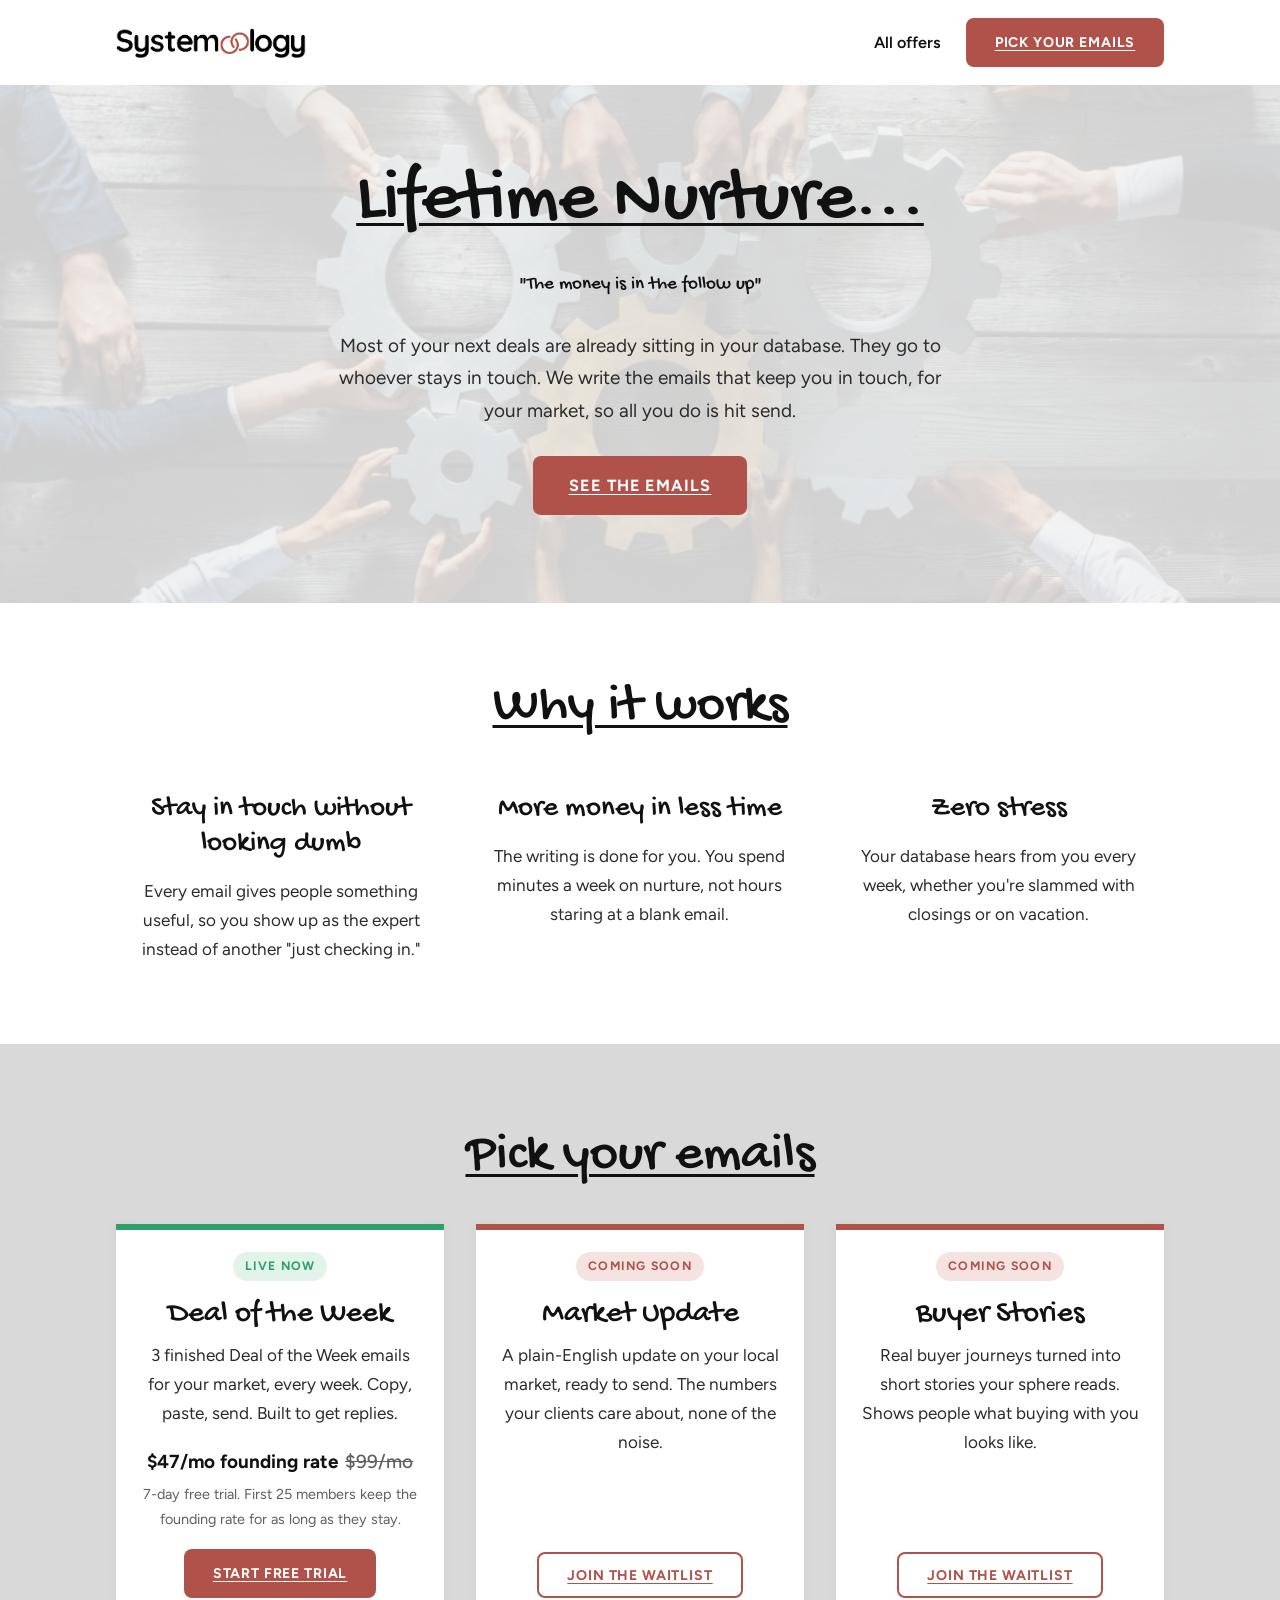
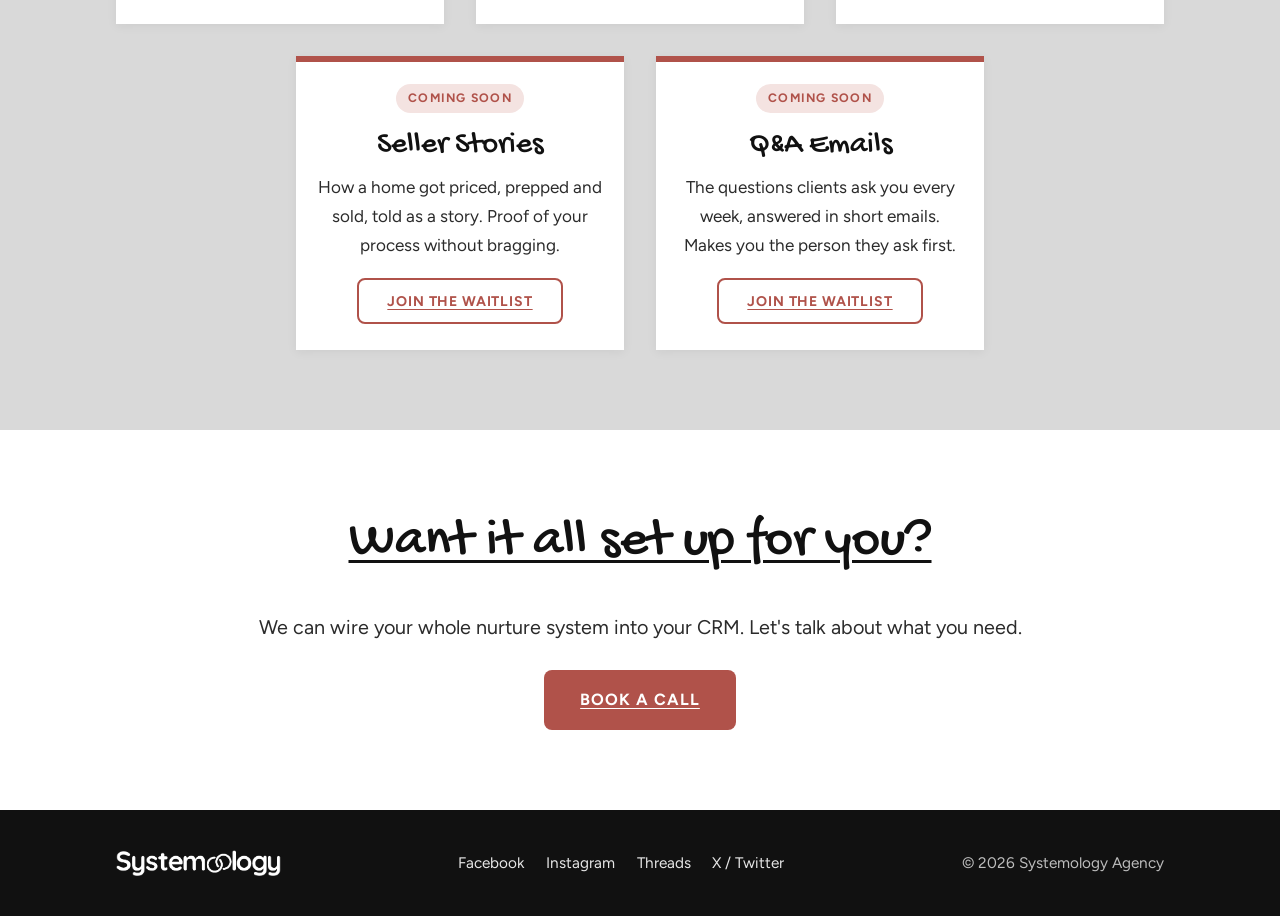
<file: ltn/index.html>
<!doctype html>
<html lang="en">
<head>
<meta charset="utf-8">
<meta name="viewport" content="width=device-width, initial-scale=1">
<title>Lifetime Nurture System | Systemology</title>
<meta name="description" content="Done-for-you nurture emails for real estate agents: Deal of the Week, market updates, buyer and seller stories, and Q&A emails.">
<meta property="og:title" content="Lifetime Nurture System | Systemology">
<meta property="og:description" content="Emails that keep your database warm for life. Deal of the Week, market updates, buyer and seller stories, Q&A emails.">
<meta property="og:type" content="website">
<link rel="icon" type="image/png" href="/assets/favicon.png">
<link rel="apple-touch-icon" href="/assets/favicon.png">
<link rel="preconnect" href="https://fonts.googleapis.com">
<link rel="preconnect" href="https://fonts.gstatic.com" crossorigin>
<link href="https://fonts.googleapis.com/css2?family=Figtree:wght@400;500;600;700&family=Gochi+Hand&display=swap" rel="stylesheet">
<link rel="stylesheet" href="/assets/site.css">
</head>
<body>

<nav class="nav">
  <a href="/" target="_blank" rel="noopener noreferrer"><img src="/assets/logo.png" alt="Systemology"></a>
  <div class="links">
    <a class="txt" href="/" target="_blank" rel="noopener noreferrer">All offers</a>
    <a class="btn" href="#emails">Pick your emails</a>
  </div>
</nav>

<header class="hero gears">
  <div class="wrap">
    <h1 class="hand">Lifetime Nurture...</h1>
    <p class="quote-big">"The money is in the follow up"</p>
    <p>Most of your next deals are already sitting in your database. They go to whoever stays in touch. We write the emails that keep you in touch, for your market, so all you do is hit send.</p>
    <a class="btn lg" href="#emails">See the emails</a>
  </div>
</header>

<section class="why">
  <div class="wrap">
    <h2 class="hand">Why it works</h2>
    <div class="trio">
      <div>
        <div class="hand-sm">Stay in touch without looking dumb</div>
        <p>Every email gives people something useful, so you show up as the expert instead of another "just checking in."</p>
      </div>
      <div>
        <div class="hand-sm">More money in less time</div>
        <p>The writing is done for you. You spend minutes a week on nurture, not hours staring at a blank email.</p>
      </div>
      <div>
        <div class="hand-sm">Zero stress</div>
        <p>Your database hears from you every week, whether you're slammed with closings or on vacation.</p>
      </div>
    </div>
  </div>
</section>

<section class="band" id="emails">
  <div class="wrap">
    <h2 class="hand">Pick your emails</h2>
    <div class="cards five">

      <article class="card feature">
        <div class="body">
          <span class="badge live">Live now</span>
          <div class="label">Deal of the Week</div>
          <p>3 finished Deal of the Week emails for your market, every week. Copy, paste, send. Built to get replies.</p>
          <div class="price">$47/mo founding rate<s>$99/mo</s></div>
          <p class="note" style="margin:0 0 1rem">7-day free trial. First 25 members keep the founding rate for as long as they stay.</p>
          <div class="cta"><a class="btn" href="https://systemology-agency.github.io/deal-of-the-week-pro/" target="_blank" rel="noopener noreferrer">Start free trial</a></div>
        </div>
      </article>

      <article class="card">
        <div class="body">
          <span class="badge soon">Coming soon</span>
          <div class="label">Market Update</div>
          <p>A plain-English update on your local market, ready to send. The numbers your clients care about, none of the noise.</p>
          <div class="cta"><button class="btn ghost" data-waitlist="market-update" data-name="Market Update">Join the waitlist</button></div>
        </div>
      </article>

      <article class="card">
        <div class="body">
          <span class="badge soon">Coming soon</span>
          <div class="label">Buyer Stories</div>
          <p>Real buyer journeys turned into short stories your sphere reads. Shows people what buying with you looks like.</p>
          <div class="cta"><button class="btn ghost" data-waitlist="buyer-stories" data-name="Buyer Stories">Join the waitlist</button></div>
        </div>
      </article>

      <article class="card">
        <div class="body">
          <span class="badge soon">Coming soon</span>
          <div class="label">Seller Stories</div>
          <p>How a home got priced, prepped and sold, told as a story. Proof of your process without bragging.</p>
          <div class="cta"><button class="btn ghost" data-waitlist="seller-stories" data-name="Seller Stories">Join the waitlist</button></div>
        </div>
      </article>

      <article class="card">
        <div class="body">
          <span class="badge soon">Coming soon</span>
          <div class="label">Q&amp;A Emails</div>
          <p>The questions clients ask you every week, answered in short emails. Makes you the person they ask first.</p>
          <div class="cta"><button class="btn ghost" data-waitlist="qa-emails" data-name="Q&amp;A Emails">Join the waitlist</button></div>
        </div>
      </article>

    </div>
  </div>
</section>

<section class="closing">
  <div class="wrap">
    <h2 class="hand">Want it all set up for you?</h2>
    <p>We can wire your whole nurture system into your CRM. Let's talk about what you need.</p>
    <a class="btn lg" href="https://calendly.com/leochenrealtor/sss" target="_blank" rel="noopener noreferrer">Book a call</a>
  </div>
</section>

<footer>
  <div class="wrap">
    <img src="/assets/logo.png" alt="Systemology">
    <div class="social">
      <a href="https://www.facebook.com/groups/2193749534159104" target="_blank" rel="noopener noreferrer">Facebook</a>
      <a href="https://www.instagram.com/leochenre/" target="_blank" rel="noopener noreferrer">Instagram</a>
      <a href="https://www.threads.net/@leochenre" target="_blank" rel="noopener noreferrer">Threads</a>
      <a href="https://twitter.com/SAgency23" target="_blank" rel="noopener noreferrer">X / Twitter</a>
    </div>
    <div>&copy; 2026 Systemology Agency</div>
  </div>
</footer>

<div class="modal-back" id="wl-back" role="dialog" aria-modal="true" aria-labelledby="wl-title">
  <div class="modal">
    <button class="x" id="wl-close" aria-label="Close">&times;</button>
    <div id="wl-form-wrap">
      <h3 id="wl-title">Join the waitlist</h3>
      <p id="wl-sub">Be first in line when this opens. We'll email you once, when it's ready.</p>
      <form id="wl-form" novalidate>
        <input type="email" id="wl-email" placeholder="you@yourbrokerage.com" autocomplete="email" required>
        <button class="btn lg" type="submit" id="wl-submit">Save my spot</button>
        <div class="err" id="wl-err"></div>
      </form>
    </div>
    <div id="wl-done" hidden>
      <h3>You're on the list</h3>
      <p>We'll email you when it opens.</p>
    </div>
  </div>
</div>

<script src="/assets/waitlist.js"></script>
</body>
</html>
</file>
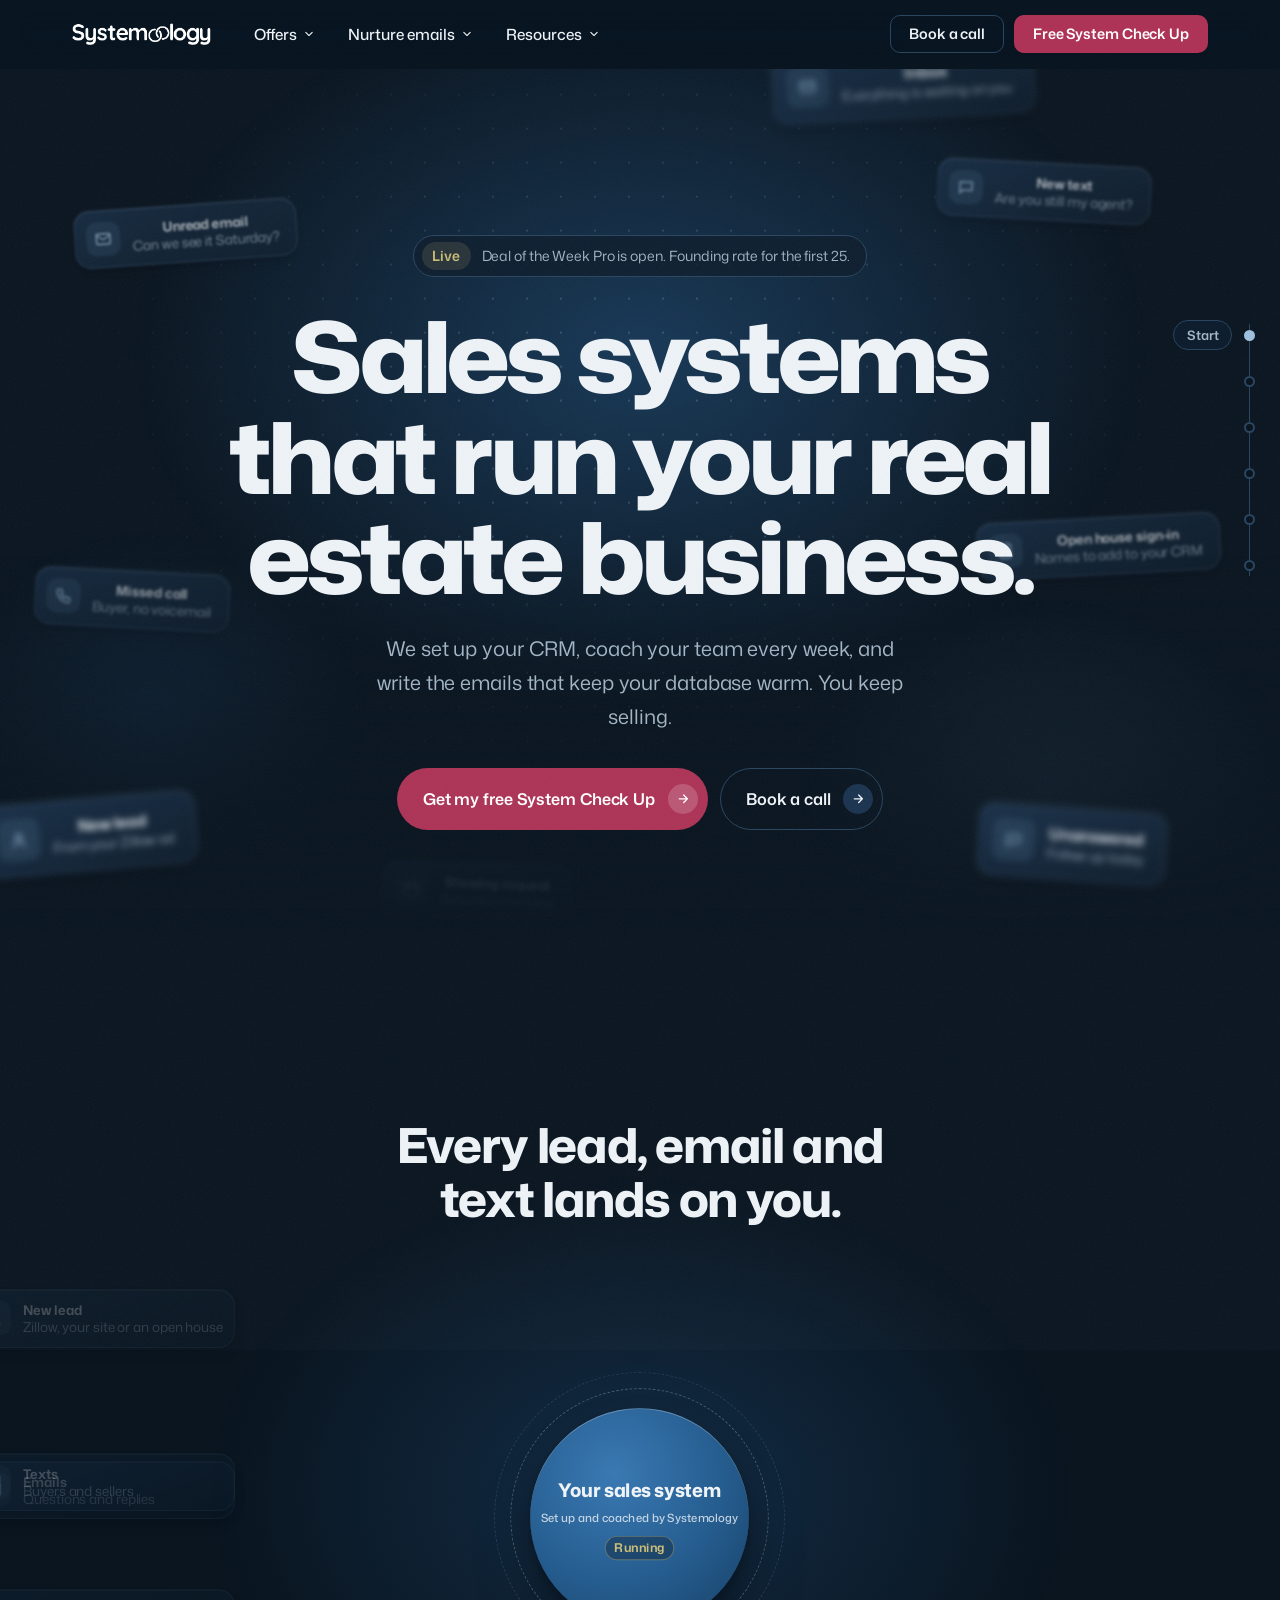
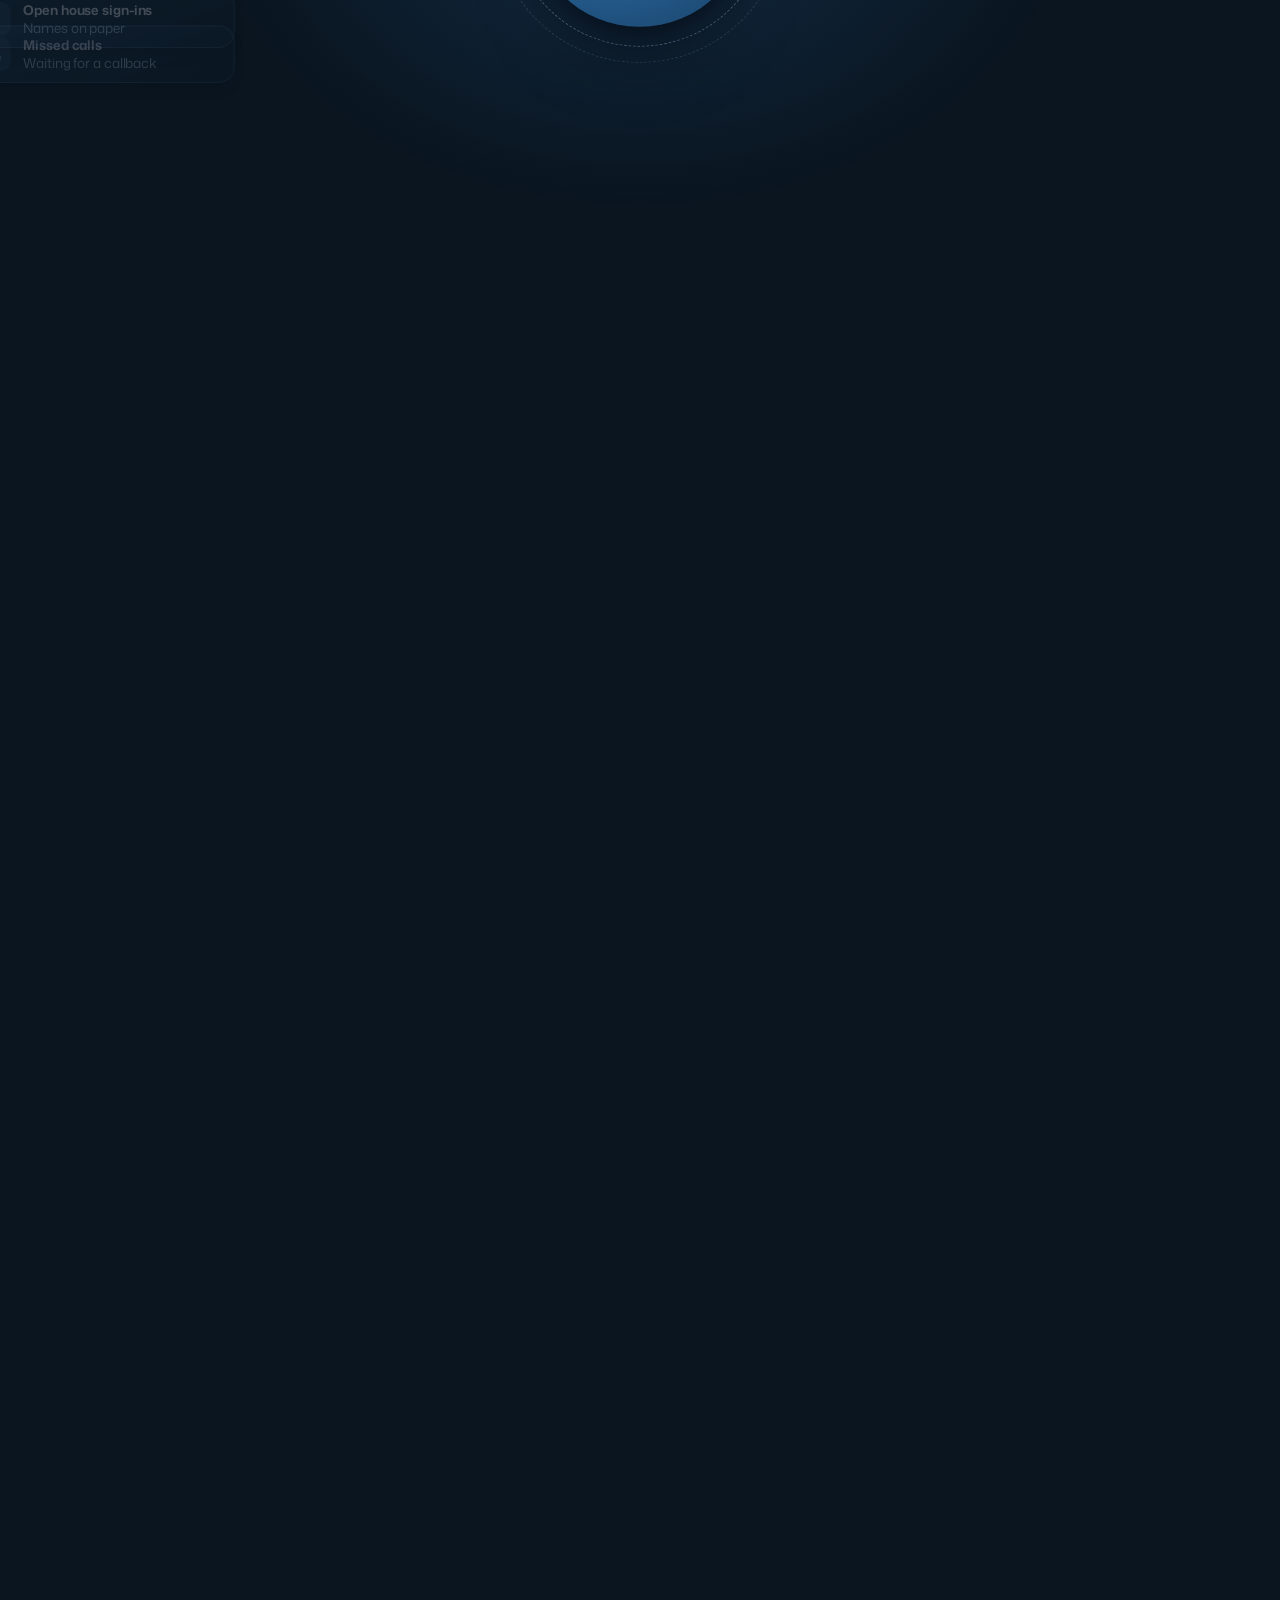
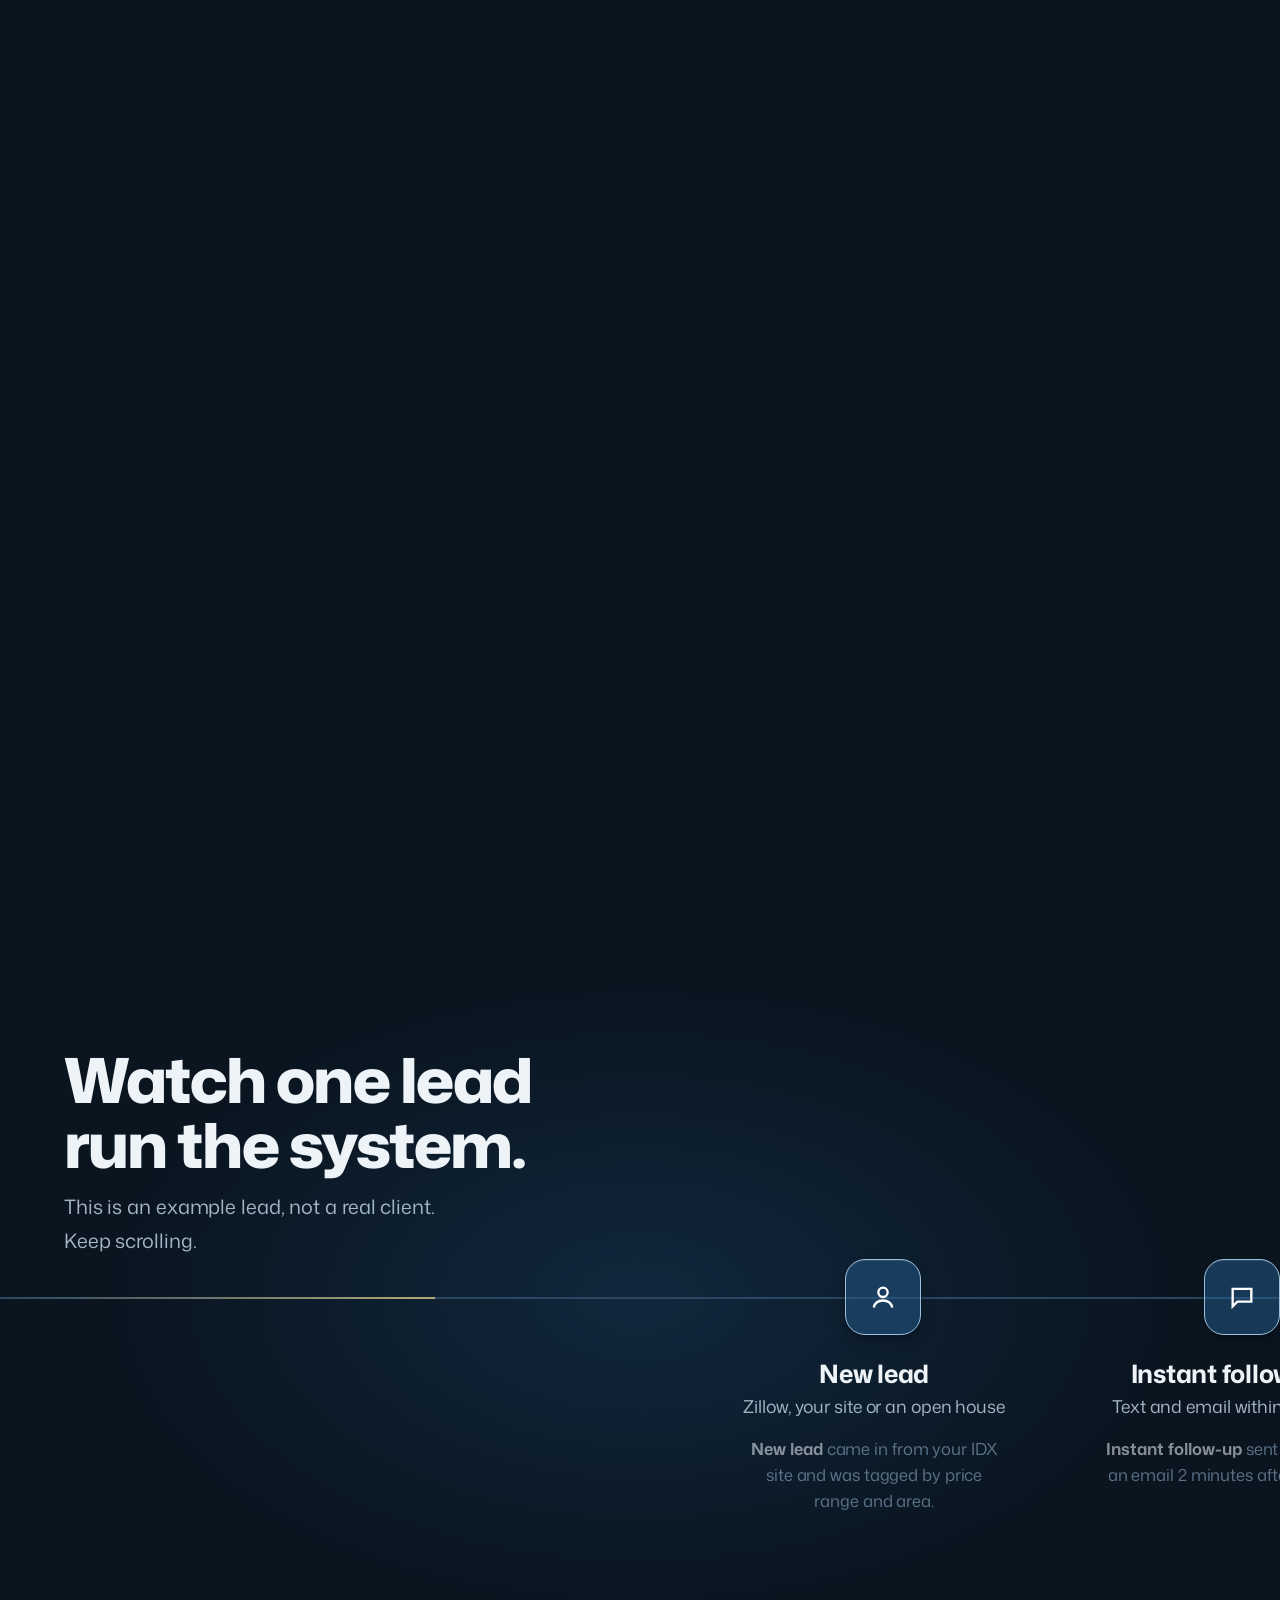
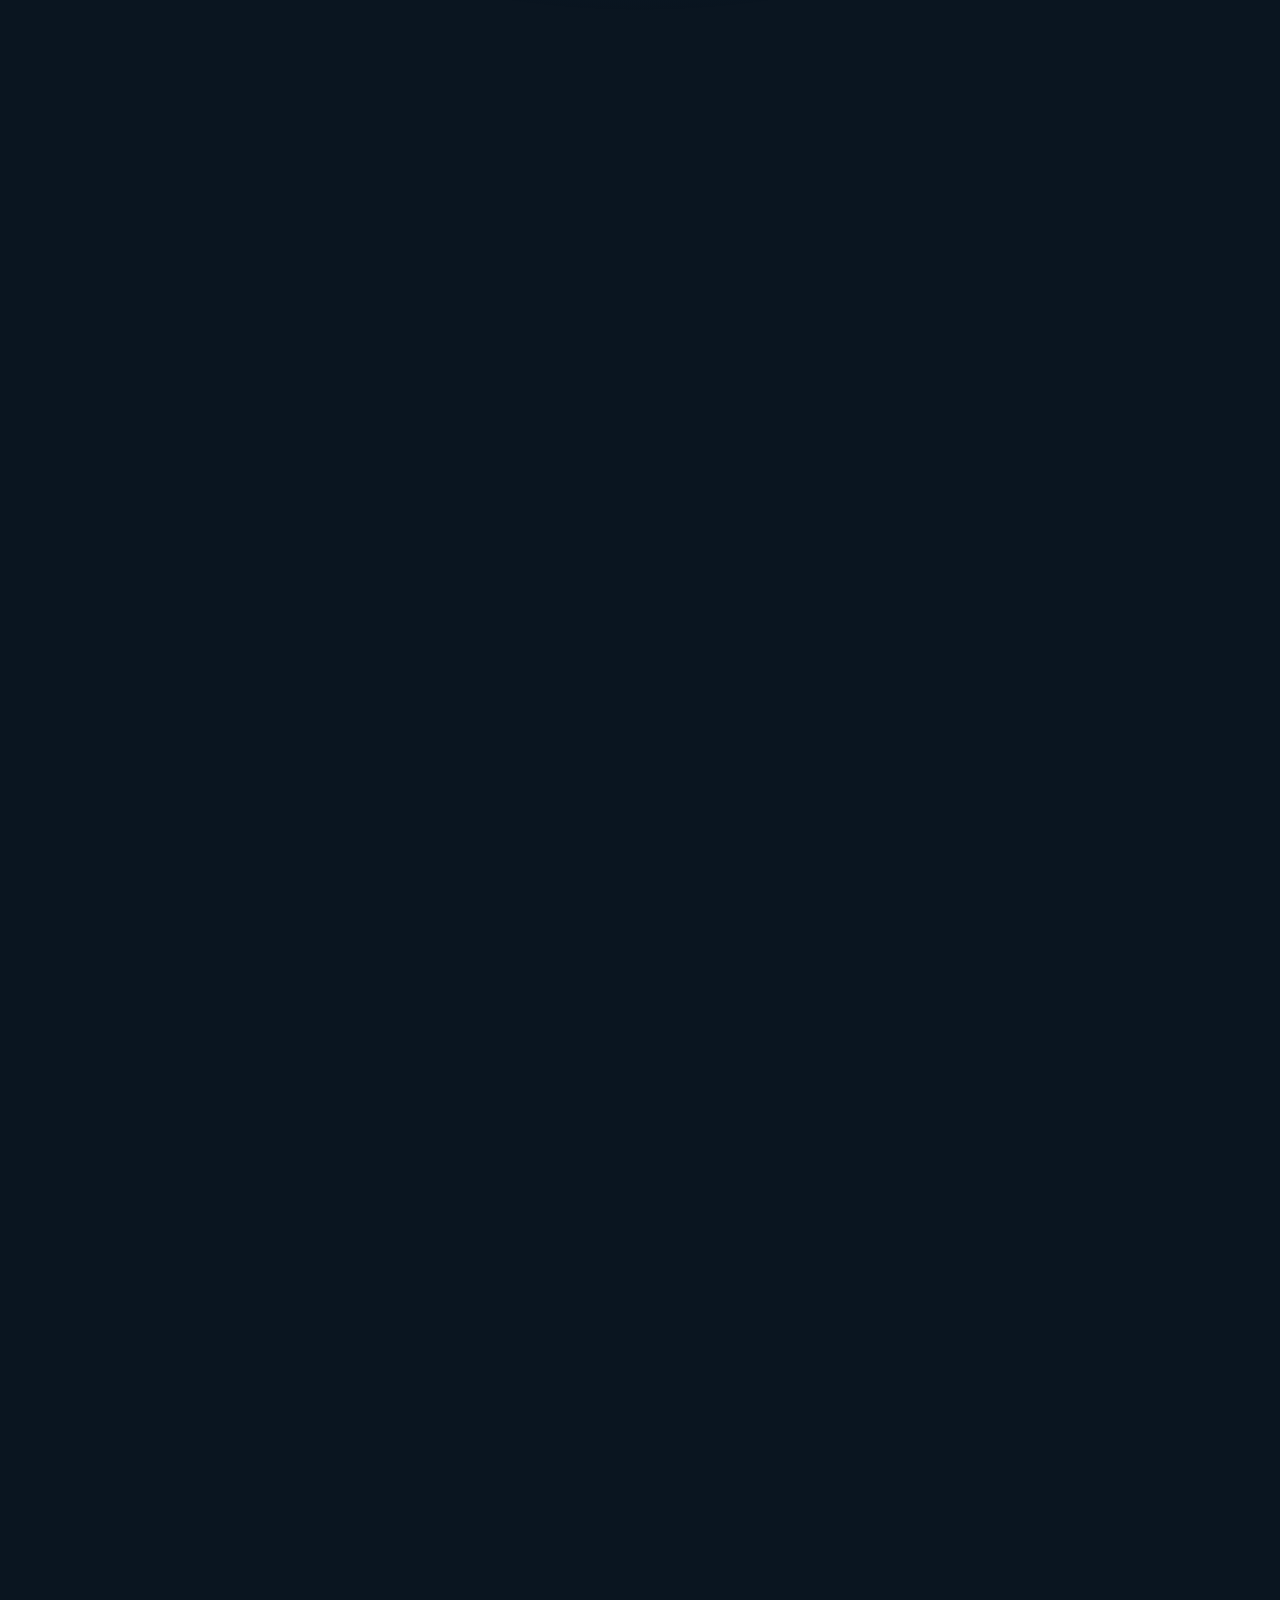
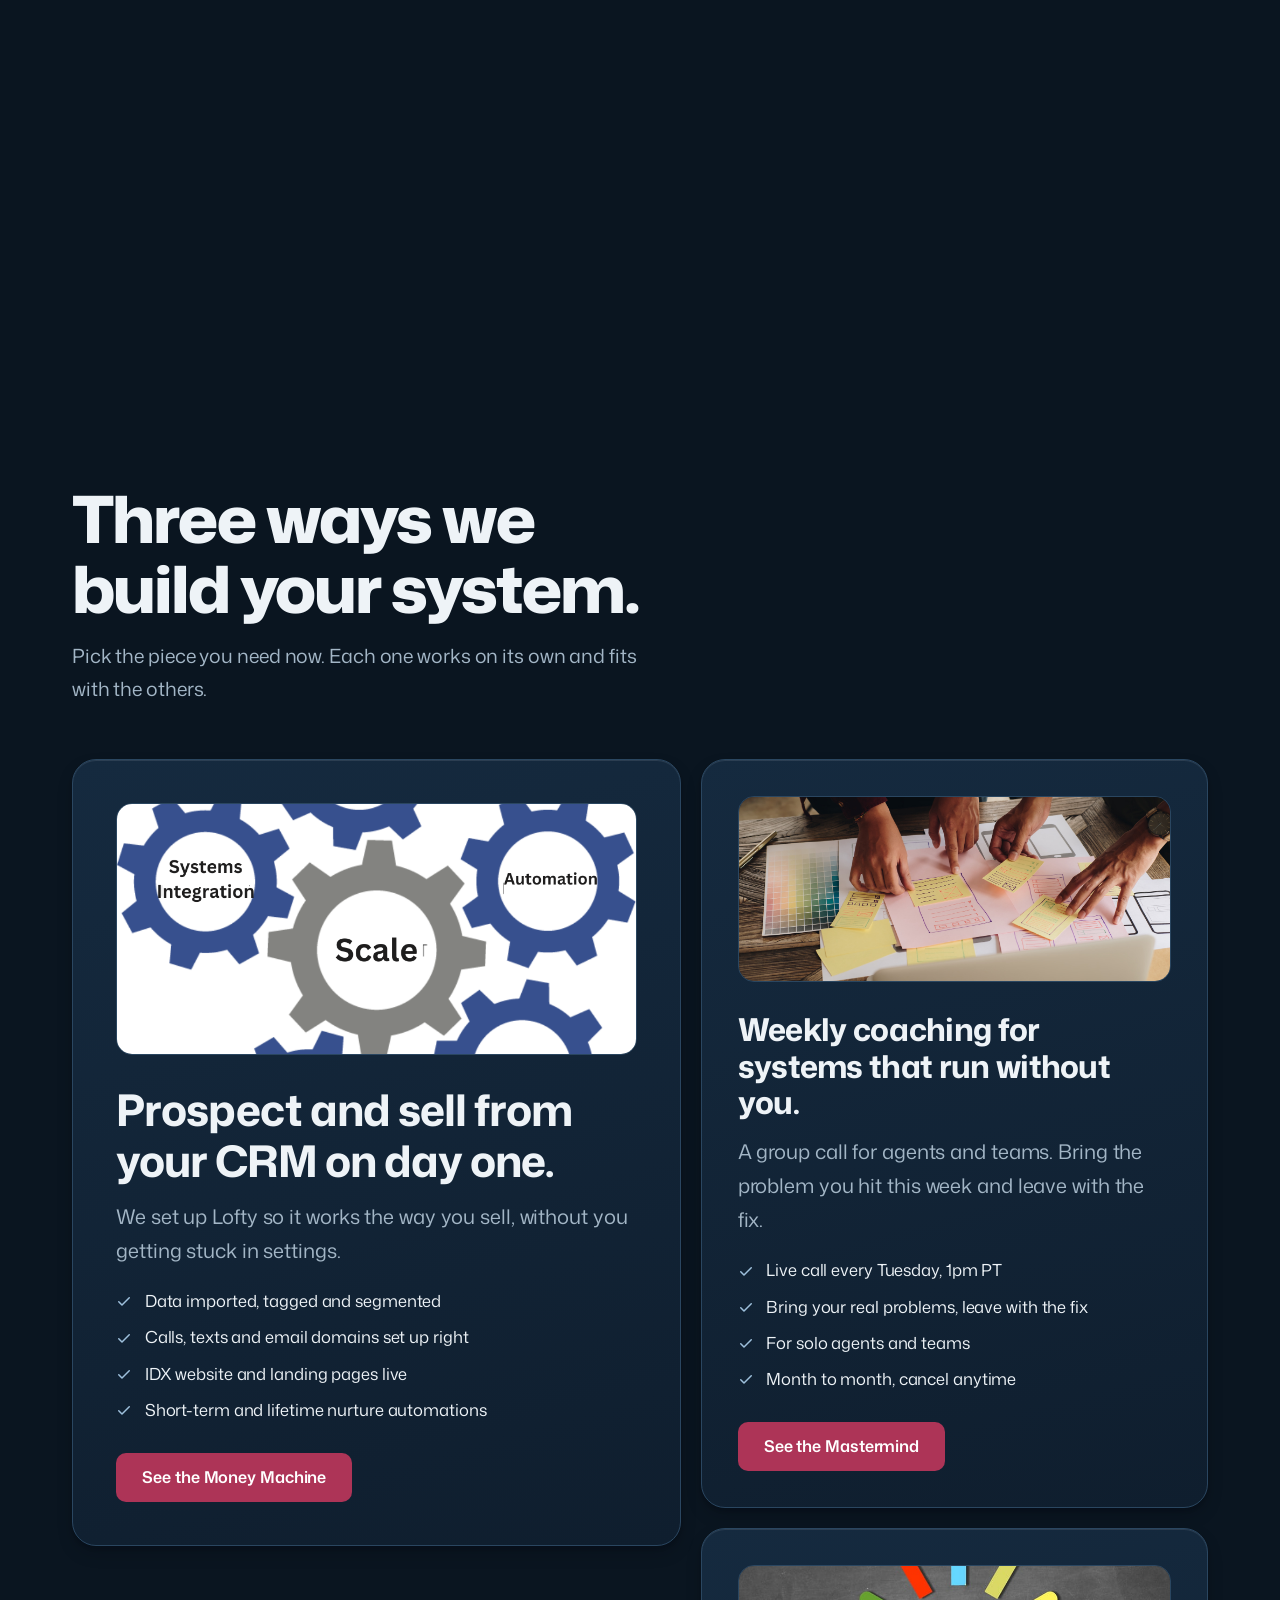
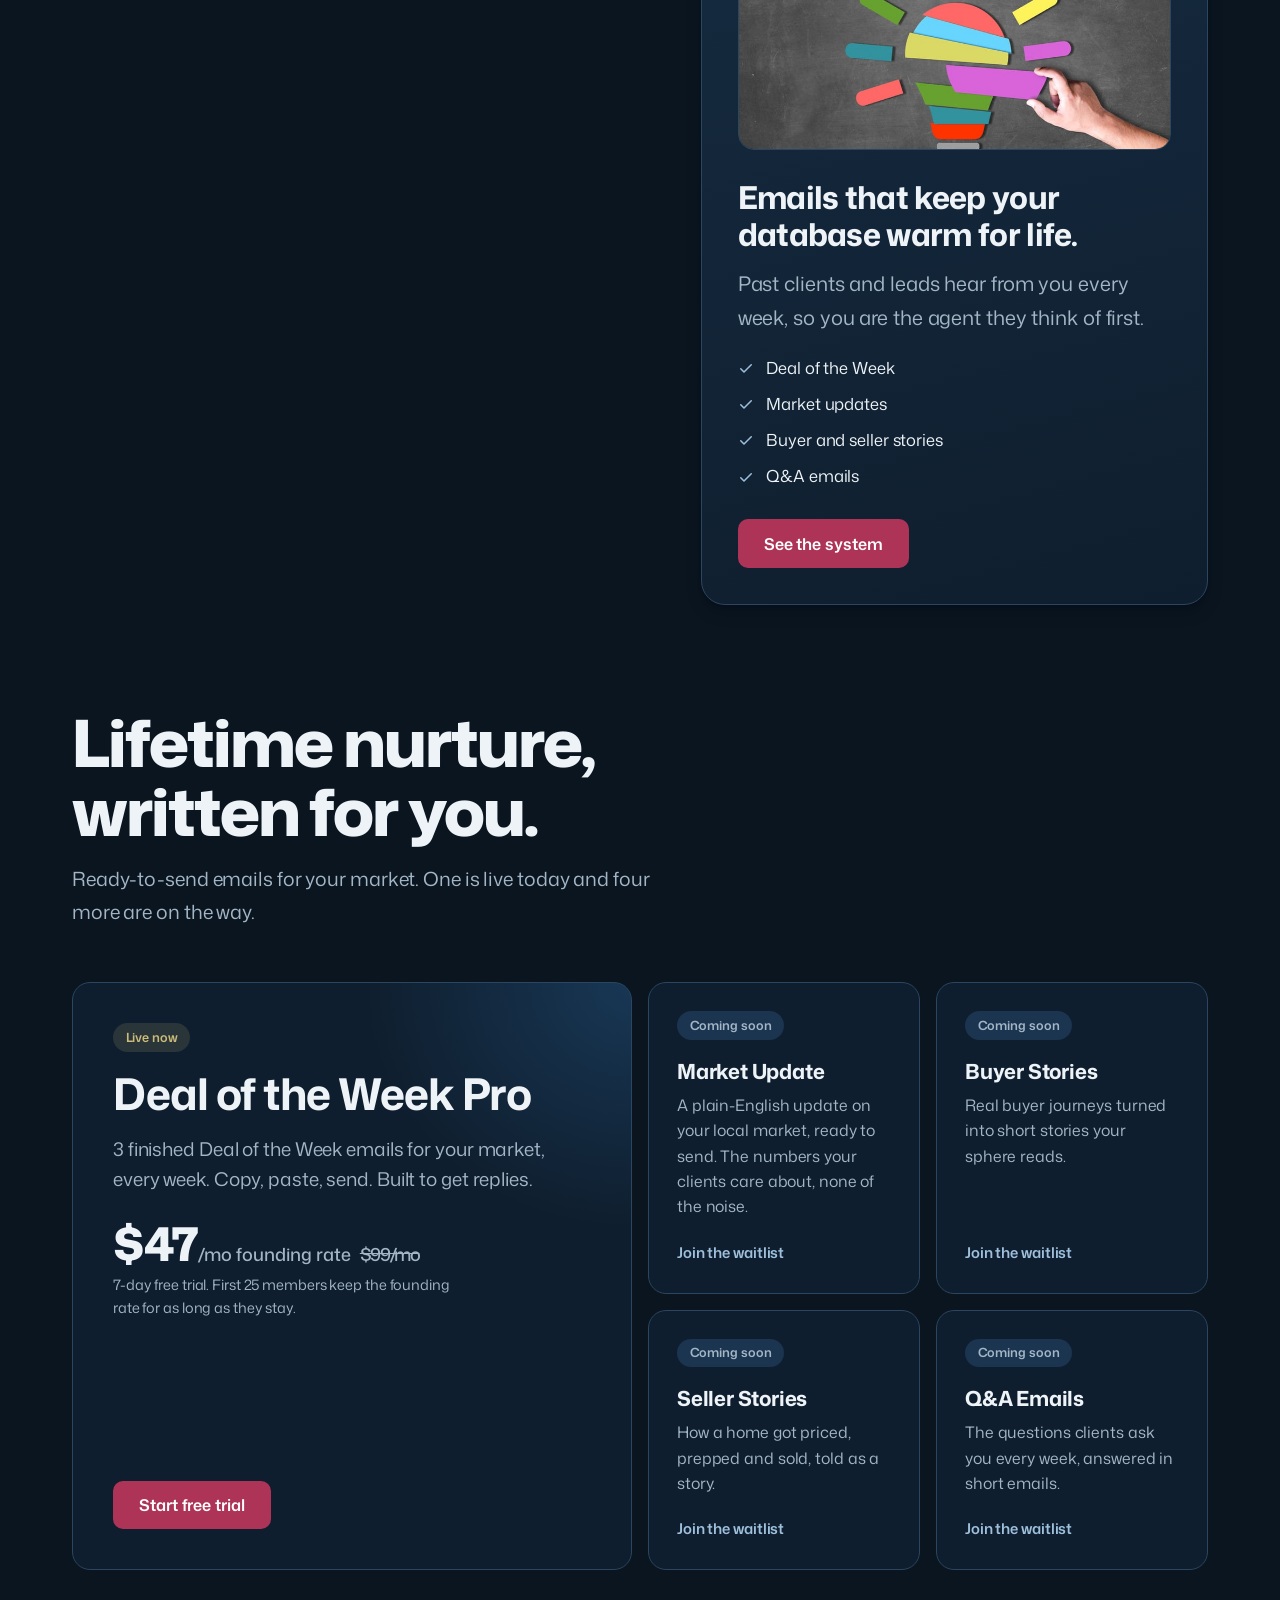
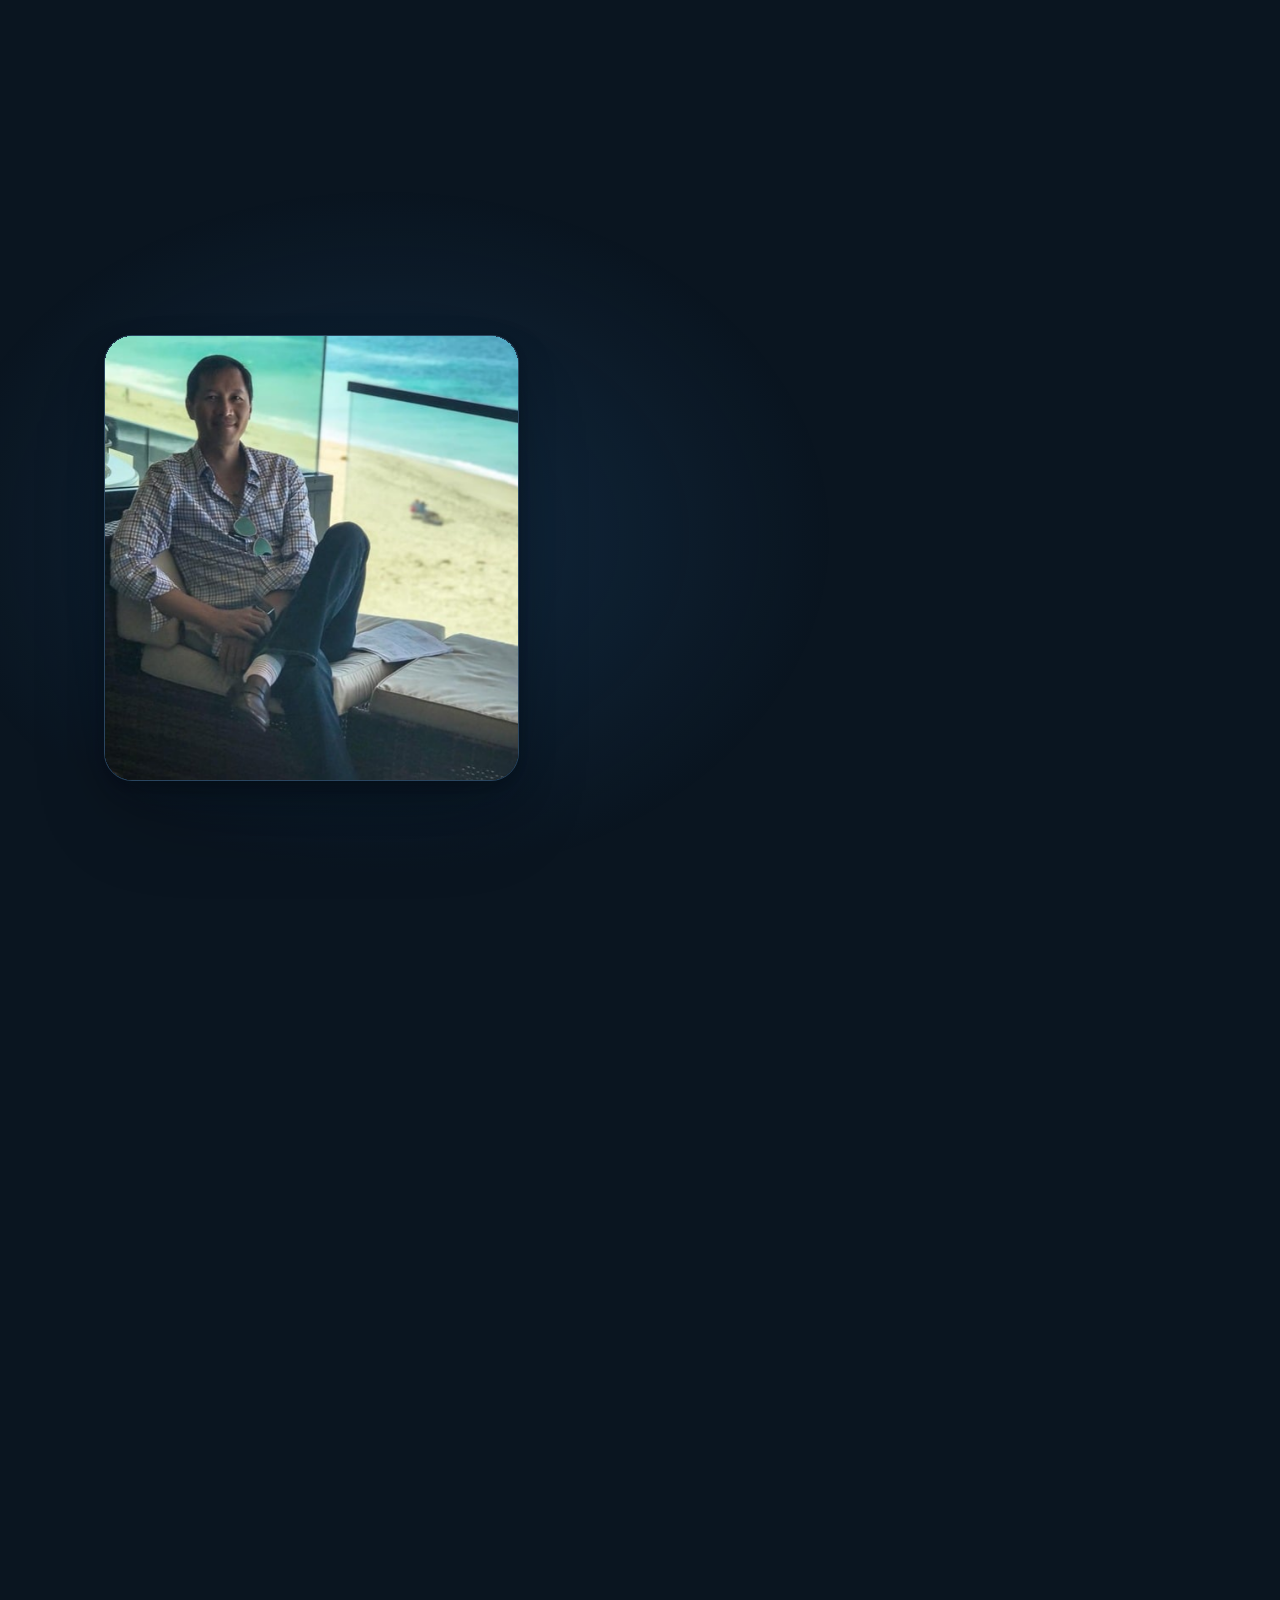
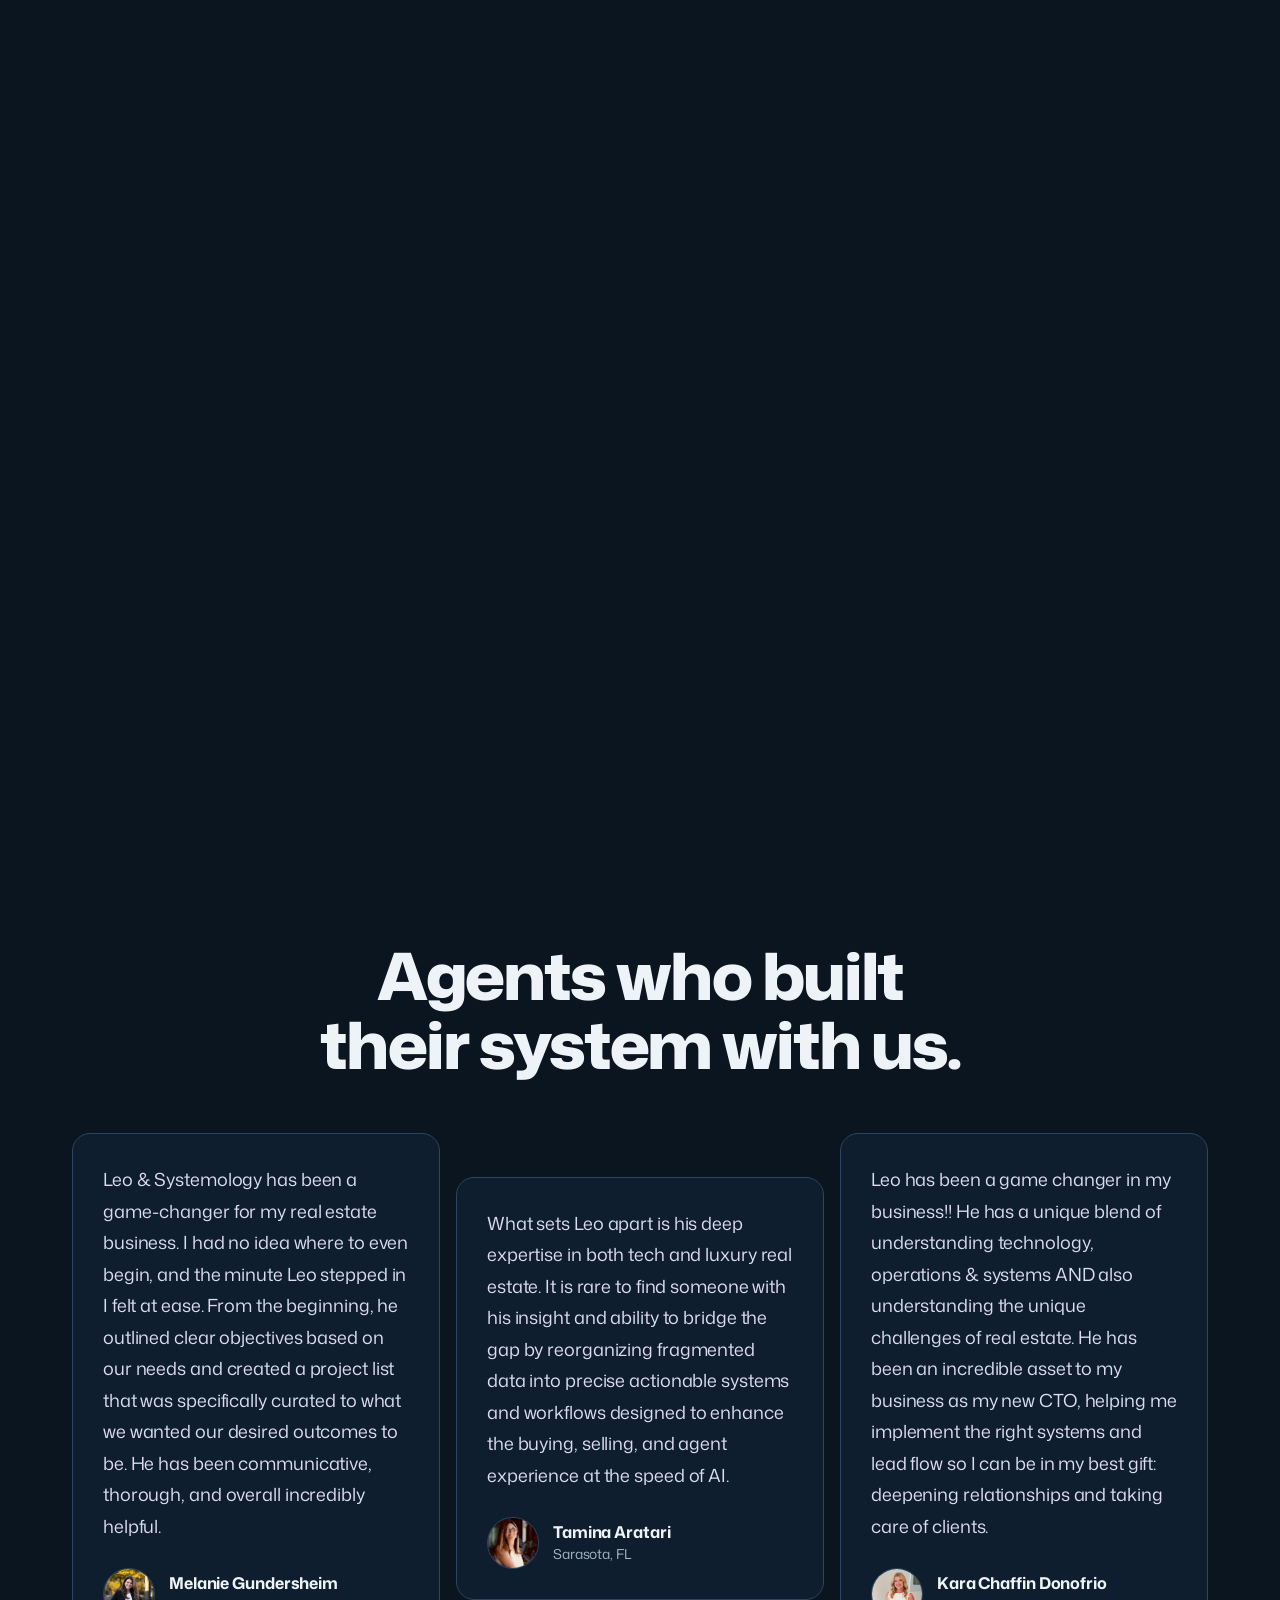
<file: preview-sc/index.html>
<!doctype html>
<html lang="en">
<head>
<meta charset="utf-8">
<meta name="viewport" content="width=device-width, initial-scale=1">
<meta name="robots" content="noindex">
<title>Systemology Agency | Sales systems for real estate agents and teams</title>
<meta name="description" content="Systemology builds sales systems for real estate agents and teams: Lofty CRM setup, a weekly sales systems mastermind, and lifetime nurture emails.">
<meta property="og:title" content="Systemology Agency">
<meta property="og:description" content="Sales systems that run your real estate business. CRM setup, weekly coaching, and lifetime nurture emails.">
<meta property="og:type" content="website">
<meta name="theme-color" content="#0a1520">
<link rel="icon" type="image/png" href="/assets/favicon.png">
<link rel="apple-touch-icon" href="/assets/favicon.png">
<link rel="preconnect" href="https://fonts.googleapis.com">
<link rel="preconnect" href="https://fonts.gstatic.com" crossorigin>
<link href="https://fonts.googleapis.com/css2?family=Mona+Sans:wdth,wght@75..125,400..900&display=swap" rel="stylesheet">
<link rel="stylesheet" href="/assets/sc/scrollcraft.css?v=3">
<link rel="stylesheet" href="/assets/sc/home-sc.css?v=8">
</head>
<body>
<div class="sc-grain" aria-hidden="true"></div>
<div id="lead" aria-hidden="true"></div>
<header class="hdr" id="hdr">
  <div class="wrap">
    <a class="brand" href="/" target="_blank" rel="noopener noreferrer"><img src="/assets/logo.png" alt="Systemology"></a>
    <ul class="menu" id="menu">
      <li>
        <button class="menu-btn" aria-expanded="false">Offers <svg width="12" height="12" viewBox="0 0 16 16" fill="currentColor" aria-hidden="true"><path d="M12.78 5.22a.75.75 0 0 1 0 1.06l-4.25 4.25a.75.75 0 0 1-1.06 0L3.22 6.28a.75.75 0 0 1 1.06-1.06L8 8.94l3.72-3.72a.75.75 0 0 1 1.06 0Z"/></svg></button>
        <div class="mega">
          <a href="/crmmm/" target="_blank" rel="noopener noreferrer"><div class="ico"><svg width="18" height="18" viewBox="0 0 24 24" fill="none" stroke="currentColor" stroke-width="2" aria-hidden="true"><circle cx="12" cy="12" r="3"/><path d="M12 2v3M12 19v3M4.2 4.2l2.1 2.1M17.7 17.7l2.1 2.1M2 12h3M19 12h3M4.2 19.8l2.1-2.1M17.7 6.3l2.1-2.1"/></svg></div><div><b>Lofty CRM Money Machine</b><span>Your CRM set up to prospect and sell on day one</span></div></a>
          <a href="/ssm/" target="_blank" rel="noopener noreferrer"><div class="ico"><svg width="18" height="18" viewBox="0 0 24 24" fill="none" stroke="currentColor" stroke-width="2" aria-hidden="true"><circle cx="9" cy="8" r="3.5"/><path d="M2.5 20c.8-3.5 3.4-5.5 6.5-5.5s5.7 2 6.5 5.5"/><path d="M16 4.5a3.5 3.5 0 0 1 0 7M18 14.8c1.9.8 3.1 2.6 3.5 5.2"/></svg></div><div><b>Sales Systems Mastermind</b><span>Weekly group coaching, Tuesdays at 1pm PT</span></div></a>
          <a href="/ltn/" target="_blank" rel="noopener noreferrer"><div class="ico"><svg width="18" height="18" viewBox="0 0 24 24" fill="none" stroke="currentColor" stroke-width="2" aria-hidden="true"><rect x="3" y="5" width="18" height="14" rx="2"/><path d="m3 7 9 6 9-6"/></svg></div><div><b>Lifetime Nurture System</b><span>Emails that keep your database warm for life</span></div></a>
        </div>
      </li>
      <li>
        <button class="menu-btn" aria-expanded="false">Nurture emails <svg width="12" height="12" viewBox="0 0 16 16" fill="currentColor" aria-hidden="true"><path d="M12.78 5.22a.75.75 0 0 1 0 1.06l-4.25 4.25a.75.75 0 0 1-1.06 0L3.22 6.28a.75.75 0 0 1 1.06-1.06L8 8.94l3.72-3.72a.75.75 0 0 1 1.06 0Z"/></svg></button>
        <div class="mega">
          <a href="https://systemology.agency/deal-of-the-week-pro/" target="_blank" rel="noopener noreferrer"><div class="ico"><svg width="18" height="18" viewBox="0 0 24 24" fill="none" stroke="currentColor" stroke-width="2" aria-hidden="true"><path d="M3 11 12 4l9 7"/><path d="M5 10v10h14V10"/></svg></div><div><b>Deal of the Week Pro</b><span>3 finished emails for your market, every Tuesday</span></div></a>
          <a href="/ltn/" target="_blank" rel="noopener noreferrer"><div class="ico"><svg width="18" height="18" viewBox="0 0 24 24" fill="none" stroke="currentColor" stroke-width="2" aria-hidden="true"><path d="M3 20h18M6 16l4-5 3 3 5-7"/></svg></div><div><b>Market Update</b><span>Your local numbers in plain English. Coming soon</span></div></a>
          <a href="/ltn/" target="_blank" rel="noopener noreferrer"><div class="ico"><svg width="18" height="18" viewBox="0 0 24 24" fill="none" stroke="currentColor" stroke-width="2" aria-hidden="true"><path d="M4 5h16v11H8l-4 4z"/></svg></div><div><b>Buyer, seller and Q&amp;A emails</b><span>Stories and answers your sphere reads. Coming soon</span></div></a>
        </div>
      </li>
      <li>
        <button class="menu-btn" aria-expanded="false">Resources <svg width="12" height="12" viewBox="0 0 16 16" fill="currentColor" aria-hidden="true"><path d="M12.78 5.22a.75.75 0 0 1 0 1.06l-4.25 4.25a.75.75 0 0 1-1.06 0L3.22 6.28a.75.75 0 0 1 1.06-1.06L8 8.94l3.72-3.72a.75.75 0 0 1 1.06 0Z"/></svg></button>
        <div class="mega">
          <a href="https://268whexy4zj.typeform.com/to/Vnj4U1fK" target="_blank" rel="noopener noreferrer"><div class="ico"><svg width="18" height="18" viewBox="0 0 24 24" fill="none" stroke="currentColor" stroke-width="2" aria-hidden="true"><path d="M9 11l3 3 8-8"/><path d="M20 12v7a2 2 0 0 1-2 2H5a2 2 0 0 1-2-2V5a2 2 0 0 1 2-2h11"/></svg></div><div><b>Free System Check Up</b><span>A short form, then a plan for your business</span></div></a>
          <a href="https://www.facebook.com/groups/2193749534159104" target="_blank" rel="noopener noreferrer"><div class="ico"><svg width="18" height="18" viewBox="0 0 24 24" fill="none" stroke="currentColor" stroke-width="2" aria-hidden="true"><circle cx="12" cy="12" r="9"/><path d="M8 14s1.5 2 4 2 4-2 4-2M9 9h.01M15 9h.01"/></svg></div><div><b>Facebook community</b><span>Agents swapping what works in their systems</span></div></a>
        </div>
      </li>
      <li class="m-only"><a class="btn primary" href="https://268whexy4zj.typeform.com/to/Vnj4U1fK" target="_blank" rel="noopener noreferrer">Get my free System Check Up</a></li>
      <li class="m-only"><a class="btn ghost" href="https://calendly.com/leochenrealtor/sss" target="_blank" rel="noopener noreferrer">Book a call</a></li>
    </ul>
    <div class="hdr-cta">
      <a class="btn ghost sm" href="https://calendly.com/leochenrealtor/sss" target="_blank" rel="noopener noreferrer">Book a call</a>
      <a class="btn primary sm" href="https://268whexy4zj.typeform.com/to/Vnj4U1fK" target="_blank" rel="noopener noreferrer">Free System Check Up</a>
    </div>
    <button class="burger" id="burger" aria-label="Open menu" aria-expanded="false"><svg width="18" height="18" viewBox="0 0 24 24" fill="none" stroke="currentColor" stroke-width="2" aria-hidden="true"><path d="M4 7h16M4 12h16M4 17h16"/></svg></button>
  </div>
</header>
<nav class="rail-nav" id="railnav" aria-label="Page sections"><ul><li><a href="#top"><span>Start</span><i></i></a></li><li><a href="#hub"><span>The hub</span><i></i></a></li><li><a href="#system"><span>The system</span><i></i></a></li><li><a href="#offers"><span>Offers</span><i></i></a></li><li><a href="#leo"><span>Leo</span><i></i></a></li><li><a href="#close"><span>Start now</span><i></i></a></li></ul></nav>

<main>
<section class="hero" id="top" data-sc-act="flow" data-sc-drift="#0a1520">
  <div class="plane plane--far" aria-hidden="true"></div>
  <div class="plane plane--mid" aria-hidden="true"><div class="chipx" style="--x:6%;--y:21%;--r:-4deg;--b:1.2px;--o:.72;--cx:6vw"><span class="ic"><svg width="18" height="18" viewBox="0 0 24 24" fill="none" stroke="currentColor" stroke-width="2" stroke-linecap="round" stroke-linejoin="round" aria-hidden="true"><rect x="3" y="5" width="18" height="14" rx="2"/><path d="m3 7 9 6 9-6"/></svg></span><span><b>Unread email</b><small>Can we see it Saturday?</small></span></div><div class="chipx" style="--x:73%;--y:17%;--r:3deg;--b:1.4px;--o:.7;--cx:-6vw"><span class="ic"><svg width="18" height="18" viewBox="0 0 24 24" fill="none" stroke="currentColor" stroke-width="2" stroke-linecap="round" stroke-linejoin="round" aria-hidden="true"><path d="M4 5h16v11H8l-4 4z"/></svg></span><span><b>New text</b><small>Are you still my agent?</small></span></div><div class="chipx" style="--x:3%;--y:56%;--r:3deg;--b:1.6px;--o:.66;--cx:7vw"><span class="ic"><svg width="18" height="18" viewBox="0 0 24 24" fill="none" stroke="currentColor" stroke-width="2" stroke-linecap="round" stroke-linejoin="round" aria-hidden="true"><path d="M5 4h4l2 5-2.5 1.5a11 11 0 0 0 5 5L15 13l5 2v4a2 2 0 0 1-2 2A16 16 0 0 1 3 6a2 2 0 0 1 2-2z"/></svg></span><span><b>Missed call</b><small>Buyer, no voicemail</small></span></div><div class="chipx" style="--x:76%;--y:51%;--r:-3deg;--b:1.6px;--o:.66;--cx:-7vw"><span class="ic"><svg width="18" height="18" viewBox="0 0 24 24" fill="none" stroke="currentColor" stroke-width="2" stroke-linecap="round" stroke-linejoin="round" aria-hidden="true"><rect x="5" y="3" width="14" height="18" rx="2"/><path d="M9 8h6M9 12h6M9 16h3"/></svg></span><span><b>Open house sign-in</b><small>Names to add to your CRM</small></span></div><div class="chipx" style="--x:30%;--y:84%;--r:2deg;--b:2px;--o:.55;--cx:3vw"><span class="ic"><svg width="18" height="18" viewBox="0 0 24 24" fill="none" stroke="currentColor" stroke-width="2" stroke-linecap="round" stroke-linejoin="round" aria-hidden="true"><rect x="3" y="5" width="18" height="16" rx="2"/><path d="M16 3v4M8 3v4M3 10h18"/></svg></span><span><b>Showing request</b><small>Saturday morning</small></span></div></div>
  <div class="wrap">
    <a class="pill seq" href="https://systemology.agency/deal-of-the-week-pro/" target="_blank" rel="noopener noreferrer"><i>Live</i>Deal of the Week Pro is open. Founding rate for the first 25.</a>
    <h1 class="seq d1">Sales systems that run your real estate business.</h1>
    <p class="sub seq d2">We set up your CRM, coach your team every week, and write the emails that keep your database warm. You keep selling.</p>
    <div class="actions seq d3">
      <a class="btn primary arrow" href="https://268whexy4zj.typeform.com/to/Vnj4U1fK" target="_blank" rel="noopener noreferrer">Get my free System Check Up <span class="go"><svg width="14" height="14" viewBox="0 0 16 16" fill="currentColor" aria-hidden="true"><path d="M8.22 2.97a.75.75 0 0 1 1.06 0l4.25 4.25a.75.75 0 0 1 0 1.06l-4.25 4.25a.75.75 0 0 1-1.06-1.06l2.97-2.97H3.75a.75.75 0 0 1 0-1.5h7.44L8.22 4.03a.75.75 0 0 1 0-1.06Z"/></svg></span></a>
      <a class="btn ghost arrow" href="https://calendly.com/leochenrealtor/sss" target="_blank" rel="noopener noreferrer">Book a call <span class="go"><svg width="14" height="14" viewBox="0 0 16 16" fill="currentColor" aria-hidden="true"><path d="M8.22 2.97a.75.75 0 0 1 1.06 0l4.25 4.25a.75.75 0 0 1 0 1.06l-4.25 4.25a.75.75 0 0 1-1.06-1.06l2.97-2.97H3.75a.75.75 0 0 1 0-1.5h7.44L8.22 4.03a.75.75 0 0 1 0-1.06Z"/></svg></span></a>
    </div>
  </div>
  <div class="plane plane--near" aria-hidden="true"><div class="chipx" style="--x:-1%;--y:75%;--r:-5deg;--b:3.2px;--o:.9;--cx:9vw"><span class="ic"><svg width="18" height="18" viewBox="0 0 24 24" fill="none" stroke="currentColor" stroke-width="2" stroke-linecap="round" stroke-linejoin="round" aria-hidden="true"><circle cx="12" cy="8" r="4"/><path d="M4 21c1-4 4.2-6 8-6s7 2 8 6"/></svg></span><span><b>New lead</b><small>From your Zillow ad</small></span></div><div class="chipx" style="--x:76%;--y:76%;--r:4deg;--b:3.6px;--o:.9;--cx:-9vw"><span class="ic"><svg width="18" height="18" viewBox="0 0 24 24" fill="none" stroke="currentColor" stroke-width="2" stroke-linecap="round" stroke-linejoin="round" aria-hidden="true"><path d="M4 5h16v11H8l-4 4z"/></svg></span><span><b>Unanswered</b><small>Follow up today</small></span></div><div class="chipx" style="--x:60%;--y:3%;--r:-3deg;--b:3.4px;--o:.8;--cx:-7vw"><span class="ic"><svg width="18" height="18" viewBox="0 0 24 24" fill="none" stroke="currentColor" stroke-width="2" stroke-linecap="round" stroke-linejoin="round" aria-hidden="true"><rect x="3" y="5" width="18" height="14" rx="2"/><path d="m3 7 9 6 9-6"/></svg></span><span><b>Inbox</b><small>Everything is waiting on you</small></span></div></div>
  <div class="plane plane--haze" aria-hidden="true"></div>
</section>

<section id="hub" data-sc-act="pin" data-sc-span="3.4" data-sc-drift="#0a1520">
  <div data-sc-stage class="hub">
    <div class="hub__copy">
      <p data-sc-cue="0 0.30 0 0.1">Every lead, email and text lands on you.</p>
      <p data-sc-cue="0.27 0.66 0.1 0.1">Stop being the bottleneck in your own business.</p>
      <p data-sc-cue="0.63 1 0.1 0">One system takes it from here.</p>
    </div>
    <div class="hub__map" role="img" aria-label="Leads, emails, texts and calls flow into one sales system that follows up, books appointments, runs closing tasks and keeps in touch for life.">
      <div class="col col--in" aria-hidden="true"><div class="chipx" id="chipLead" style="--dy:-6vh"><span class="ic"><svg width="18" height="18" viewBox="0 0 24 24" fill="none" stroke="currentColor" stroke-width="2" stroke-linecap="round" stroke-linejoin="round" aria-hidden="true"><circle cx="12" cy="8" r="4"/><path d="M4 21c1-4 4.2-6 8-6s7 2 8 6"/></svg></span><span><b>New lead</b><small>Zillow, your site or an open house</small></span></div><div class="chipx" style="--dy:5vh"><span class="ic"><svg width="18" height="18" viewBox="0 0 24 24" fill="none" stroke="currentColor" stroke-width="2" stroke-linecap="round" stroke-linejoin="round" aria-hidden="true"><rect x="3" y="5" width="18" height="14" rx="2"/><path d="m3 7 9 6 9-6"/></svg></span><span><b>Emails</b><small>Questions and replies</small></span></div><div class="chipx" style="--dy:-4vh"><span class="ic"><svg width="18" height="18" viewBox="0 0 24 24" fill="none" stroke="currentColor" stroke-width="2" stroke-linecap="round" stroke-linejoin="round" aria-hidden="true"><path d="M4 5h16v11H8l-4 4z"/></svg></span><span><b>Texts</b><small>Buyers and sellers</small></span></div><div class="chipx" style="--dy:7vh"><span class="ic"><svg width="18" height="18" viewBox="0 0 24 24" fill="none" stroke="currentColor" stroke-width="2" stroke-linecap="round" stroke-linejoin="round" aria-hidden="true"><path d="M5 4h4l2 5-2.5 1.5a11 11 0 0 0 5 5L15 13l5 2v4a2 2 0 0 1-2 2A16 16 0 0 1 3 6a2 2 0 0 1 2-2z"/></svg></span><span><b>Missed calls</b><small>Waiting for a callback</small></span></div><div class="chipx" style="--dy:-5vh"><span class="ic"><svg width="18" height="18" viewBox="0 0 24 24" fill="none" stroke="currentColor" stroke-width="2" stroke-linecap="round" stroke-linejoin="round" aria-hidden="true"><rect x="5" y="3" width="14" height="18" rx="2"/><path d="M9 8h6M9 12h6M9 16h3"/></svg></span><span><b>Open house sign-ins</b><small>Names on paper</small></span></div></div>
      <div class="core" id="core" aria-hidden="true"><div><b>Your sales system</b><small>Set up and coached by Systemology</small><i class="core__live">Running</i></div></div>
      <div class="col col--out" aria-hidden="true"><div class="chipx"><span class="ic"><svg width="18" height="18" viewBox="0 0 24 24" fill="none" stroke="currentColor" stroke-width="2" aria-hidden="true"><path d="M4 5h16v11H8l-4 4z"/></svg></span><span><b>Instant follow-up</b><small>Text and email within minutes</small></span></div><div class="chipx"><span class="ic"><svg width="18" height="18" viewBox="0 0 24 24" fill="none" stroke="currentColor" stroke-width="2" aria-hidden="true"><rect x="3" y="5" width="18" height="16" rx="2"/><path d="M16 3v4M8 3v4M3 10h18"/></svg></span><span><b>Appointment set</b><small>Booked on your calendar</small></span></div><div class="chipx"><span class="ic"><svg width="18" height="18" viewBox="0 0 24 24" fill="none" stroke="currentColor" stroke-width="2" aria-hidden="true"><path d="M14 3H6a2 2 0 0 0-2 2v14a2 2 0 0 0 2 2h12a2 2 0 0 0 2-2V9z"/><path d="M14 3v6h6M9 15l2 2 4-4"/></svg></span><span><b>Under contract</b><small>Tasks and reminders run themselves</small></span></div><div class="chipx"><span class="ic"><svg width="18" height="18" viewBox="0 0 24 24" fill="none" stroke="currentColor" stroke-width="2" aria-hidden="true"><path d="M21 12a9 9 0 1 1-3-6.7L21 8"/><path d="M21 3v5h-5"/></svg></span><span><b>Lifetime nurture</b><small>Weekly emails, so they come back</small></span></div></div>
    </div>
  </div>
</section>

<section id="system" data-sc-act="pan" data-sc-span="6.6" data-sc-drift="#0c1a29">
  <div data-sc-stage class="sys">
    <div class="sys__line" aria-hidden="true"></div>
    <div class="sys__anchor" id="sysAnchor" aria-hidden="true"></div>
    <div class="rail" data-sc-pan="0">
      <div class="st st--intro"><div class="st__top"><h2>Watch one lead run the system.</h2><p class="sub">This is an example lead, not a real client. Keep scrolling.</p></div></div>
      <div class="st" data-st="0"><div class="st__box"><svg width="20" height="20" viewBox="0 0 24 24" fill="none" stroke="currentColor" stroke-width="2" aria-hidden="true"><circle cx="12" cy="8" r="4"/><path d="M4 21c1-4 4.2-6 8-6s7 2 8 6"/></svg></div><div class="st__txt"><b>New lead</b><span class="d">Zillow, your site or an open house</span><span class="lg"><b>New lead</b> came in from your IDX site and was tagged by price range and area.</span></div></div><div class="st" data-st="1"><div class="st__box"><svg width="20" height="20" viewBox="0 0 24 24" fill="none" stroke="currentColor" stroke-width="2" aria-hidden="true"><path d="M4 5h16v11H8l-4 4z"/></svg></div><div class="st__txt"><b>Instant follow-up</b><span class="d">Text and email within minutes</span><span class="lg"><b>Instant follow-up</b> sent a text and an email 2 minutes after sign-up.</span></div></div><div class="st" data-st="2"><div class="st__box"><svg width="20" height="20" viewBox="0 0 24 24" fill="none" stroke="currentColor" stroke-width="2" aria-hidden="true"><rect x="3" y="5" width="18" height="16" rx="2"/><path d="M16 3v4M8 3v4M3 10h18"/></svg></div><div class="st__txt"><b>Appointment set</b><span class="d">Booked on your calendar</span><span class="lg"><b>Appointment set</b> for a Saturday showing, with a reminder the day before.</span></div></div><div class="st" data-st="3"><div class="st__box"><svg width="20" height="20" viewBox="0 0 24 24" fill="none" stroke="currentColor" stroke-width="2" aria-hidden="true"><path d="M14 3H6a2 2 0 0 0-2 2v14a2 2 0 0 0 2 2h12a2 2 0 0 0 2-2V9z"/><path d="M14 3v6h6M9 15l2 2 4-4"/></svg></div><div class="st__txt"><b>Under contract</b><span class="d">Tasks and reminders run themselves</span><span class="lg"><b>Under contract</b>, so the closing checklist and client updates started on their own.</span></div></div><div class="st" data-st="4"><div class="st__box"><svg width="20" height="20" viewBox="0 0 24 24" fill="none" stroke="currentColor" stroke-width="2" aria-hidden="true"><path d="M21 12a9 9 0 1 1-3-6.7L21 8"/><path d="M21 3v5h-5"/></svg></div><div class="st__txt"><b>Lifetime nurture</b><span class="d">Weekly emails, so they come back</span><span class="lg"><b>Lifetime nurture</b> added them to Deal of the Week. They hear from you every Tuesday.</span></div></div>
      <div class="st st--end"><div class="st__top"><h2>Then it does it again for the next lead.</h2></div></div>
    </div>
  </div>
</section>

<section class="sec" id="offers" data-sc-act="flow">
  <div class="wrap">
    <div class="head" data-sc-in data-sc-stagger="70">
      <h2>Three ways we build your system.</h2>
      <p>Pick the piece you need now. Each one works on its own and fits with the others.</p>
    </div>
    <div class="offers" data-sc-in data-sc-stagger="100">
      <article class="of of--crm"><figure><img src="/assets/card-crm.png" alt="CRM, automation, scale and lead capture gears" loading="lazy"></figure><h3>Prospect and sell from your CRM on day one.</h3>
          <p>We set up Lofty so it works the way you sell, without you getting stuck in settings.</p>
          <ul class="checks">
            <li><svg width="16" height="16" viewBox="0 0 16 16" fill="currentColor" aria-hidden="true"><path d="M13.78 4.22a.75.75 0 0 1 0 1.06l-7.25 7.25a.75.75 0 0 1-1.06 0L2.22 9.28a.75.75 0 0 1 1.06-1.06L6 10.94l6.72-6.72a.75.75 0 0 1 1.06 0Z"/></svg>Data imported, tagged and segmented</li>
            <li><svg width="16" height="16" viewBox="0 0 16 16" fill="currentColor" aria-hidden="true"><path d="M13.78 4.22a.75.75 0 0 1 0 1.06l-7.25 7.25a.75.75 0 0 1-1.06 0L2.22 9.28a.75.75 0 0 1 1.06-1.06L6 10.94l6.72-6.72a.75.75 0 0 1 1.06 0Z"/></svg>Calls, texts and email domains set up right</li>
            <li><svg width="16" height="16" viewBox="0 0 16 16" fill="currentColor" aria-hidden="true"><path d="M13.78 4.22a.75.75 0 0 1 0 1.06l-7.25 7.25a.75.75 0 0 1-1.06 0L2.22 9.28a.75.75 0 0 1 1.06-1.06L6 10.94l6.72-6.72a.75.75 0 0 1 1.06 0Z"/></svg>IDX website and landing pages live</li>
            <li><svg width="16" height="16" viewBox="0 0 16 16" fill="currentColor" aria-hidden="true"><path d="M13.78 4.22a.75.75 0 0 1 0 1.06l-7.25 7.25a.75.75 0 0 1-1.06 0L2.22 9.28a.75.75 0 0 1 1.06-1.06L6 10.94l6.72-6.72a.75.75 0 0 1 1.06 0Z"/></svg>Short-term and lifetime nurture automations</li>
          </ul>
          <a class="btn primary" href="/crmmm/" target="_blank" rel="noopener noreferrer">See the Money Machine</a></article>
      <article class="of of--ssm"><figure><img src="/assets/card-ssm.jpg" alt="Team planning on sticky notes" loading="lazy"></figure><h3>Weekly coaching for systems that run without you.</h3>
          <p>A group call for agents and teams. Bring the problem you hit this week and leave with the fix.</p>
          <ul class="checks">
            <li><svg width="16" height="16" viewBox="0 0 16 16" fill="currentColor" aria-hidden="true"><path d="M13.78 4.22a.75.75 0 0 1 0 1.06l-7.25 7.25a.75.75 0 0 1-1.06 0L2.22 9.28a.75.75 0 0 1 1.06-1.06L6 10.94l6.72-6.72a.75.75 0 0 1 1.06 0Z"/></svg>Live call every Tuesday, 1pm PT</li>
            <li><svg width="16" height="16" viewBox="0 0 16 16" fill="currentColor" aria-hidden="true"><path d="M13.78 4.22a.75.75 0 0 1 0 1.06l-7.25 7.25a.75.75 0 0 1-1.06 0L2.22 9.28a.75.75 0 0 1 1.06-1.06L6 10.94l6.72-6.72a.75.75 0 0 1 1.06 0Z"/></svg>Bring your real problems, leave with the fix</li>
            <li><svg width="16" height="16" viewBox="0 0 16 16" fill="currentColor" aria-hidden="true"><path d="M13.78 4.22a.75.75 0 0 1 0 1.06l-7.25 7.25a.75.75 0 0 1-1.06 0L2.22 9.28a.75.75 0 0 1 1.06-1.06L6 10.94l6.72-6.72a.75.75 0 0 1 1.06 0Z"/></svg>For solo agents and teams</li>
            <li><svg width="16" height="16" viewBox="0 0 16 16" fill="currentColor" aria-hidden="true"><path d="M13.78 4.22a.75.75 0 0 1 0 1.06l-7.25 7.25a.75.75 0 0 1-1.06 0L2.22 9.28a.75.75 0 0 1 1.06-1.06L6 10.94l6.72-6.72a.75.75 0 0 1 1.06 0Z"/></svg>Month to month, cancel anytime</li>
          </ul>
          <a class="btn primary" href="/ssm/" target="_blank" rel="noopener noreferrer">See the Mastermind</a></article>
      <article class="of of--ltn"><figure><img src="/assets/card-ltn.jpg" alt="Lightbulb made of colored pieces" loading="lazy"></figure><h3>Emails that keep your database warm for life.</h3>
          <p>Past clients and leads hear from you every week, so you are the agent they think of first.</p>
          <ul class="checks">
            <li><svg width="16" height="16" viewBox="0 0 16 16" fill="currentColor" aria-hidden="true"><path d="M13.78 4.22a.75.75 0 0 1 0 1.06l-7.25 7.25a.75.75 0 0 1-1.06 0L2.22 9.28a.75.75 0 0 1 1.06-1.06L6 10.94l6.72-6.72a.75.75 0 0 1 1.06 0Z"/></svg>Deal of the Week</li>
            <li><svg width="16" height="16" viewBox="0 0 16 16" fill="currentColor" aria-hidden="true"><path d="M13.78 4.22a.75.75 0 0 1 0 1.06l-7.25 7.25a.75.75 0 0 1-1.06 0L2.22 9.28a.75.75 0 0 1 1.06-1.06L6 10.94l6.72-6.72a.75.75 0 0 1 1.06 0Z"/></svg>Market updates</li>
            <li><svg width="16" height="16" viewBox="0 0 16 16" fill="currentColor" aria-hidden="true"><path d="M13.78 4.22a.75.75 0 0 1 0 1.06l-7.25 7.25a.75.75 0 0 1-1.06 0L2.22 9.28a.75.75 0 0 1 1.06-1.06L6 10.94l6.72-6.72a.75.75 0 0 1 1.06 0Z"/></svg>Buyer and seller stories</li>
            <li><svg width="16" height="16" viewBox="0 0 16 16" fill="currentColor" aria-hidden="true"><path d="M13.78 4.22a.75.75 0 0 1 0 1.06l-7.25 7.25a.75.75 0 0 1-1.06 0L2.22 9.28a.75.75 0 0 1 1.06-1.06L6 10.94l6.72-6.72a.75.75 0 0 1 1.06 0Z"/></svg>Q&amp;A emails</li>
          </ul>
          <a class="btn primary" href="/ltn/" target="_blank" rel="noopener noreferrer">See the system</a></article>
    </div>
    <div class="nurture">
      <div class="head" data-sc-in data-sc-stagger="70">
        <h2>Lifetime nurture, written for you.</h2>
        <p>Ready-to-send emails for your market. One is live today and four more are on the way.</p>
      </div>
          <div class="bento" data-sc-in data-sc-stagger="70">
      <div class="tile big">
        <span class="tag on">Live now</span>
        <h3>Deal of the Week Pro</h3>
        <p>3 finished Deal of the Week emails for your market, every week. Copy, paste, send. Built to get replies.</p>
        <div class="price">$47<small>/mo founding rate</small><s>$99/mo</s></div>
        <p class="fine">7-day free trial. First 25 members keep the founding rate for as long as they stay.</p>
        <a class="btn primary" href="https://systemology.agency/deal-of-the-week-pro/" target="_blank" rel="noopener noreferrer">Start free trial</a>
      </div>
      <a class="tile" href="/ltn/" target="_blank" rel="noopener noreferrer">
        <span class="tag soon">Coming soon</span>
        <h3>Market Update</h3>
        <p>A plain-English update on your local market, ready to send. The numbers your clients care about, none of the noise.</p>
        <span class="more">Join the waitlist</span>
      </a>
      <a class="tile" href="/ltn/" target="_blank" rel="noopener noreferrer">
        <span class="tag soon">Coming soon</span>
        <h3>Buyer Stories</h3>
        <p>Real buyer journeys turned into short stories your sphere reads.</p>
        <span class="more">Join the waitlist</span>
      </a>
      <a class="tile" href="/ltn/" target="_blank" rel="noopener noreferrer">
        <span class="tag soon">Coming soon</span>
        <h3>Seller Stories</h3>
        <p>How a home got priced, prepped and sold, told as a story.</p>
        <span class="more">Join the waitlist</span>
      </a>
      <a class="tile" href="/ltn/" target="_blank" rel="noopener noreferrer">
        <span class="tag soon">Coming soon</span>
        <h3>Q&amp;A Emails</h3>
        <p>The questions clients ask you every week, answered in short emails.</p>
        <span class="more">Join the waitlist</span>
      </a>
    </div>
    </div>
  </div>
</section>

<section id="leo" data-sc-act="pin" data-sc-span="2.6" data-sc-drift="#0a1520">
  <div data-sc-stage class="leo"><div class="leo__in">
    <div class="leo__ph"><img src="/assets/leo.jpg" alt="Leo Chen, CEO of Systemology"></div>
    <div>
      <h2 data-sc-cue="0 1 0 0">Built by an agent who still sells.</h2>
      <p data-sc-cue="0.14 1 0.12 0" class="big">We plan your strategy, then build the system that brings your ideas to life.</p>
      <p data-sc-cue="0.30 1 0.12 0">I've been in your shoes selling real estate, and I still do. I build automation and sales systems for myself and for agents earning over 7 figures.</p>
      <p data-sc-cue="0.46 1 0.12 0">We keep it simple. Tell us your idea and we'll build the right system for your business.</p>
      <ul data-sc-cue="0.60 1 0.12 0" class="idea" aria-label="How we work"><li>Idea</li><li>Planning</li><li>Building</li></ul>
    </div>
  </div></div>
</section>

<section class="sec" data-sc-act="flow">
  <div class="wrap">
    <div class="head center" data-sc-in><h2>Agents who built their system with us.</h2></div>
        <div class="quotes" data-sc-in data-sc-stagger="90">
      <figure class="quote">
        <blockquote>Leo &amp; Systemology has been a game-changer for my real estate business. I had no idea where to even begin, and the minute Leo stepped in I felt at ease. From the beginning, he outlined clear objectives based on our needs and created a project list that was specifically curated to what we wanted our desired outcomes to be. He has been communicative, thorough, and overall incredibly helpful.</blockquote>
        <figcaption class="who"><img src="/assets/t-melanie.jpg" alt="" loading="lazy"><div><b>Melanie Gundersheim</b><span>The Gundersheim Group, Boston, MA</span></div></figcaption>
      </figure>
      <figure class="quote">
        <blockquote>What sets Leo apart is his deep expertise in both tech and luxury real estate. It is rare to find someone with his insight and ability to bridge the gap by reorganizing fragmented data into precise actionable systems and workflows designed to enhance the buying, selling, and agent experience at the speed of AI.</blockquote>
        <figcaption class="who"><img src="/assets/t-tamina.png" alt="" loading="lazy" style="object-position:22% center"><div><b>Tamina Aratari</b><span>Sarasota, FL</span></div></figcaption>
      </figure>
      <figure class="quote">
        <blockquote>Leo has been a game changer in my business!! He has a unique blend of understanding technology, operations &amp; systems AND also understanding the unique challenges of real estate. He has been an incredible asset to my business as my new CTO, helping me implement the right systems and lead flow so I can be in my best gift: deepening relationships and taking care of clients.</blockquote>
        <figcaption class="who"><img src="/assets/t-kara.png" alt="" loading="lazy" style="object-position:center 20%"><div><b>Kara Chaffin Donofrio</b><span>KCD Group, DC Metro / Annapolis, MD</span></div></figcaption>
      </figure>
    </div>
  </div>
</section>

<section id="close" data-sc-act="pin" data-sc-span="1.35" data-sc-drift="#0a1520">
  <div data-sc-stage class="close"><div class="close__in">
    <h2 data-sc-cue="0 1 0 0">Tell us your idea. We'll build the system.</h2>
    <p data-sc-cue="0 1 0 0">Start with a free System Check Up. It takes a few minutes.</p>
    <a class="btn primary arrow" href="https://268whexy4zj.typeform.com/to/Vnj4U1fK" target="_blank" rel="noopener noreferrer" data-sc-magnet="0.26" data-sc-cue="0 1 0 0" data-sc-rise="0">Get my free System Check Up <span class="go" id="goal"><svg width="14" height="14" viewBox="0 0 16 16" fill="currentColor" aria-hidden="true"><path d="M8.22 2.97a.75.75 0 0 1 1.06 0l4.25 4.25a.75.75 0 0 1 0 1.06l-4.25 4.25a.75.75 0 0 1-1.06-1.06l2.97-2.97H3.75a.75.75 0 0 1 0-1.5h7.44L8.22 4.03a.75.75 0 0 1 0-1.06Z"/></svg></span></a>
  </div></div>
</section>
</main>

<footer>
  <div class="wrap">
    <div class="fgrid">
      <div>
        <img src="/assets/logo.png" alt="Systemology">
        <p>Sales systems for real estate agents and teams.</p>
      </div>
      <div>
        <h4>Offers</h4>
        <ul>
          <li><a href="/crmmm/" target="_blank" rel="noopener noreferrer">Lofty CRM Money Machine</a></li>
          <li><a href="/ssm/" target="_blank" rel="noopener noreferrer">Sales Systems Mastermind</a></li>
          <li><a href="/ltn/" target="_blank" rel="noopener noreferrer">Lifetime Nurture System</a></li>
          <li><a href="https://systemology.agency/deal-of-the-week-pro/" target="_blank" rel="noopener noreferrer">Deal of the Week Pro</a></li>
        </ul>
      </div>
      <div>
        <h4>Get started</h4>
        <ul>
          <li><a href="https://268whexy4zj.typeform.com/to/Vnj4U1fK" target="_blank" rel="noopener noreferrer">Free System Check Up</a></li>
          <li><a href="https://calendly.com/leochenrealtor/sss" target="_blank" rel="noopener noreferrer">Book a call</a></li>
          <li><a href="/2025/" target="_blank" rel="noopener noreferrer">2025 site</a></li>
        </ul>
      </div>
      <div>
        <h4>Follow</h4>
        <ul>
          <li><a href="https://www.facebook.com/groups/2193749534159104" target="_blank" rel="noopener noreferrer">Facebook</a></li>
          <li><a href="https://www.instagram.com/leochenre/" target="_blank" rel="noopener noreferrer">Instagram</a></li>
          <li><a href="https://www.threads.net/@leochenre" target="_blank" rel="noopener noreferrer">Threads</a></li>
          <li><a href="https://twitter.com/SAgency23" target="_blank" rel="noopener noreferrer">X / Twitter</a></li>
        </ul>
      </div>
    </div>
    <div class="legal">&copy; 2026 Systemology Agency</div>
  </div>
</footer>

<script src="/assets/sc/scrollcraft.js?v=3"></script>
<script src="/assets/home.js"></script>
<script src="/assets/sc/lead.js?v=7"></script>
<script>if(matchMedia('(prefers-reduced-motion: reduce)').matches){document.querySelectorAll('[data-sc-act=pan]').forEach(function(e){e.setAttribute('data-sc-span','1.2')})}ScrollCraft.mount(document.body);</script>
</body>
</html>
</file>
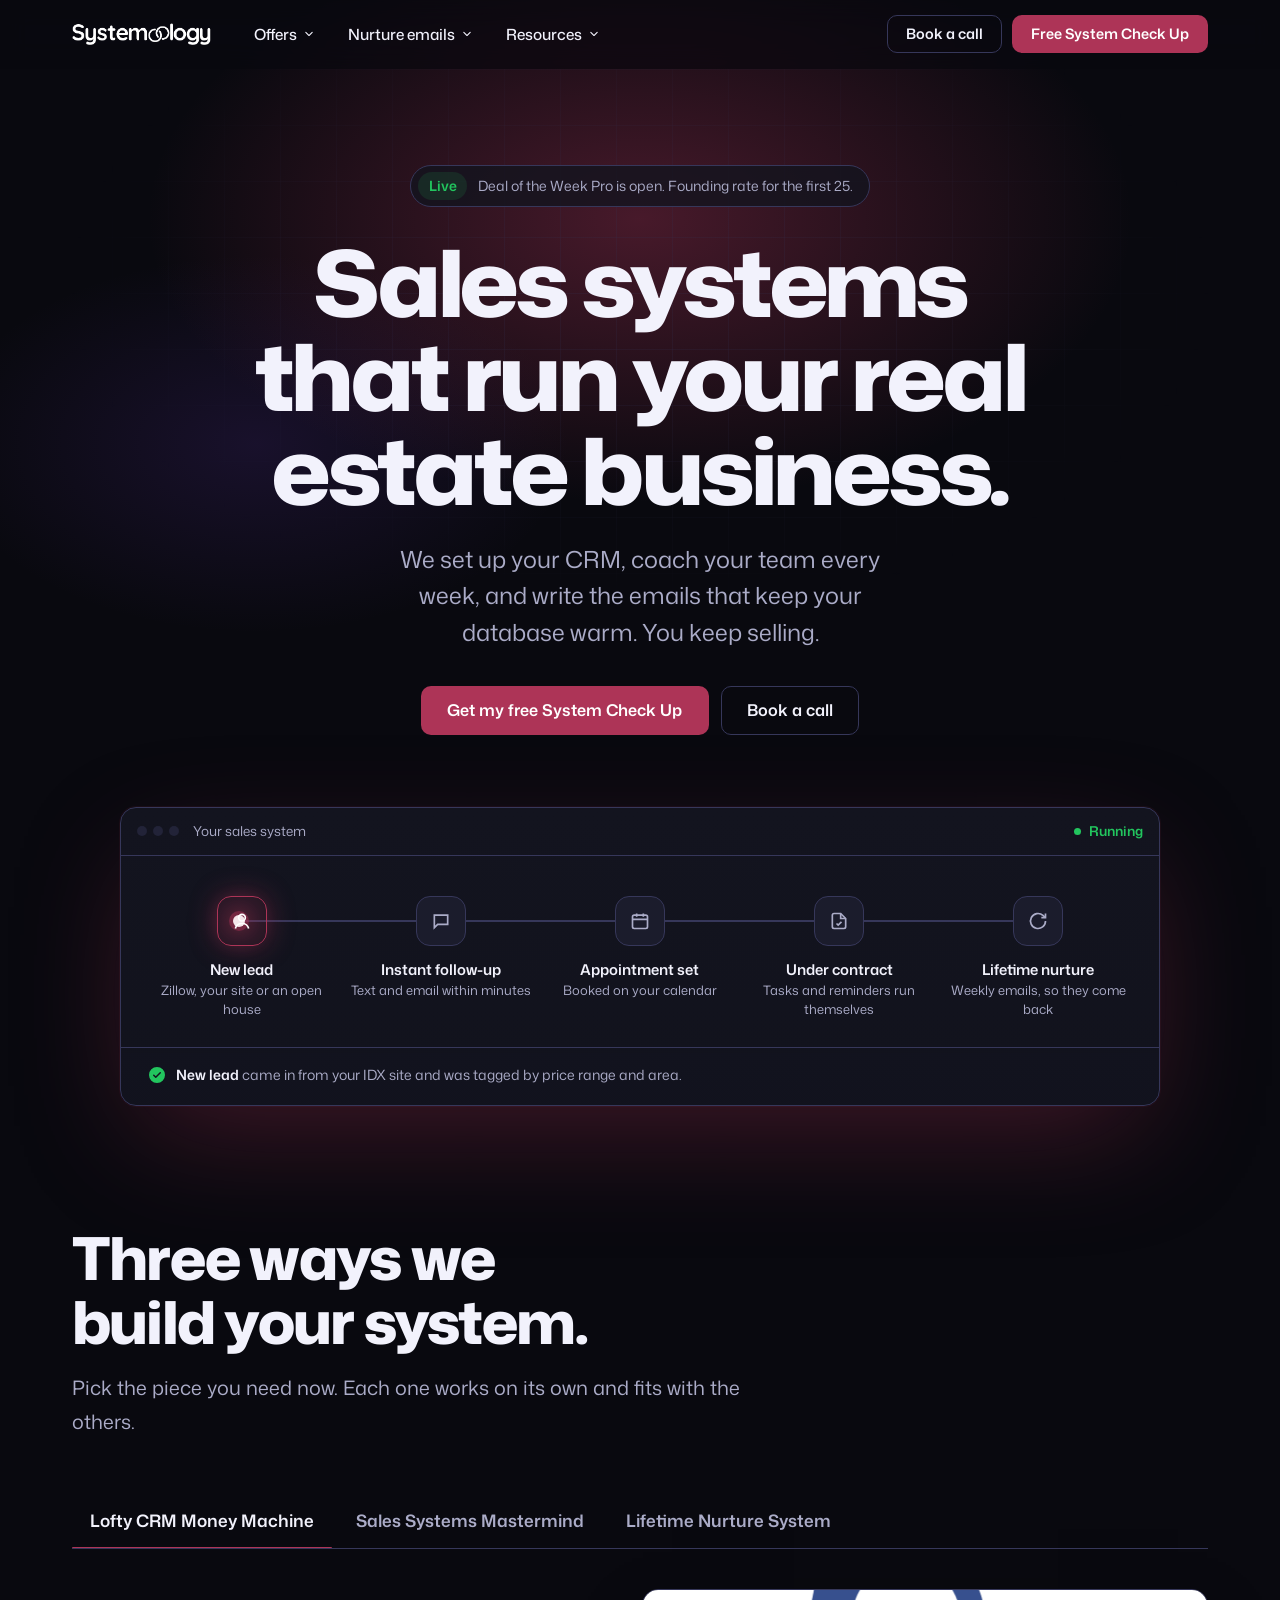
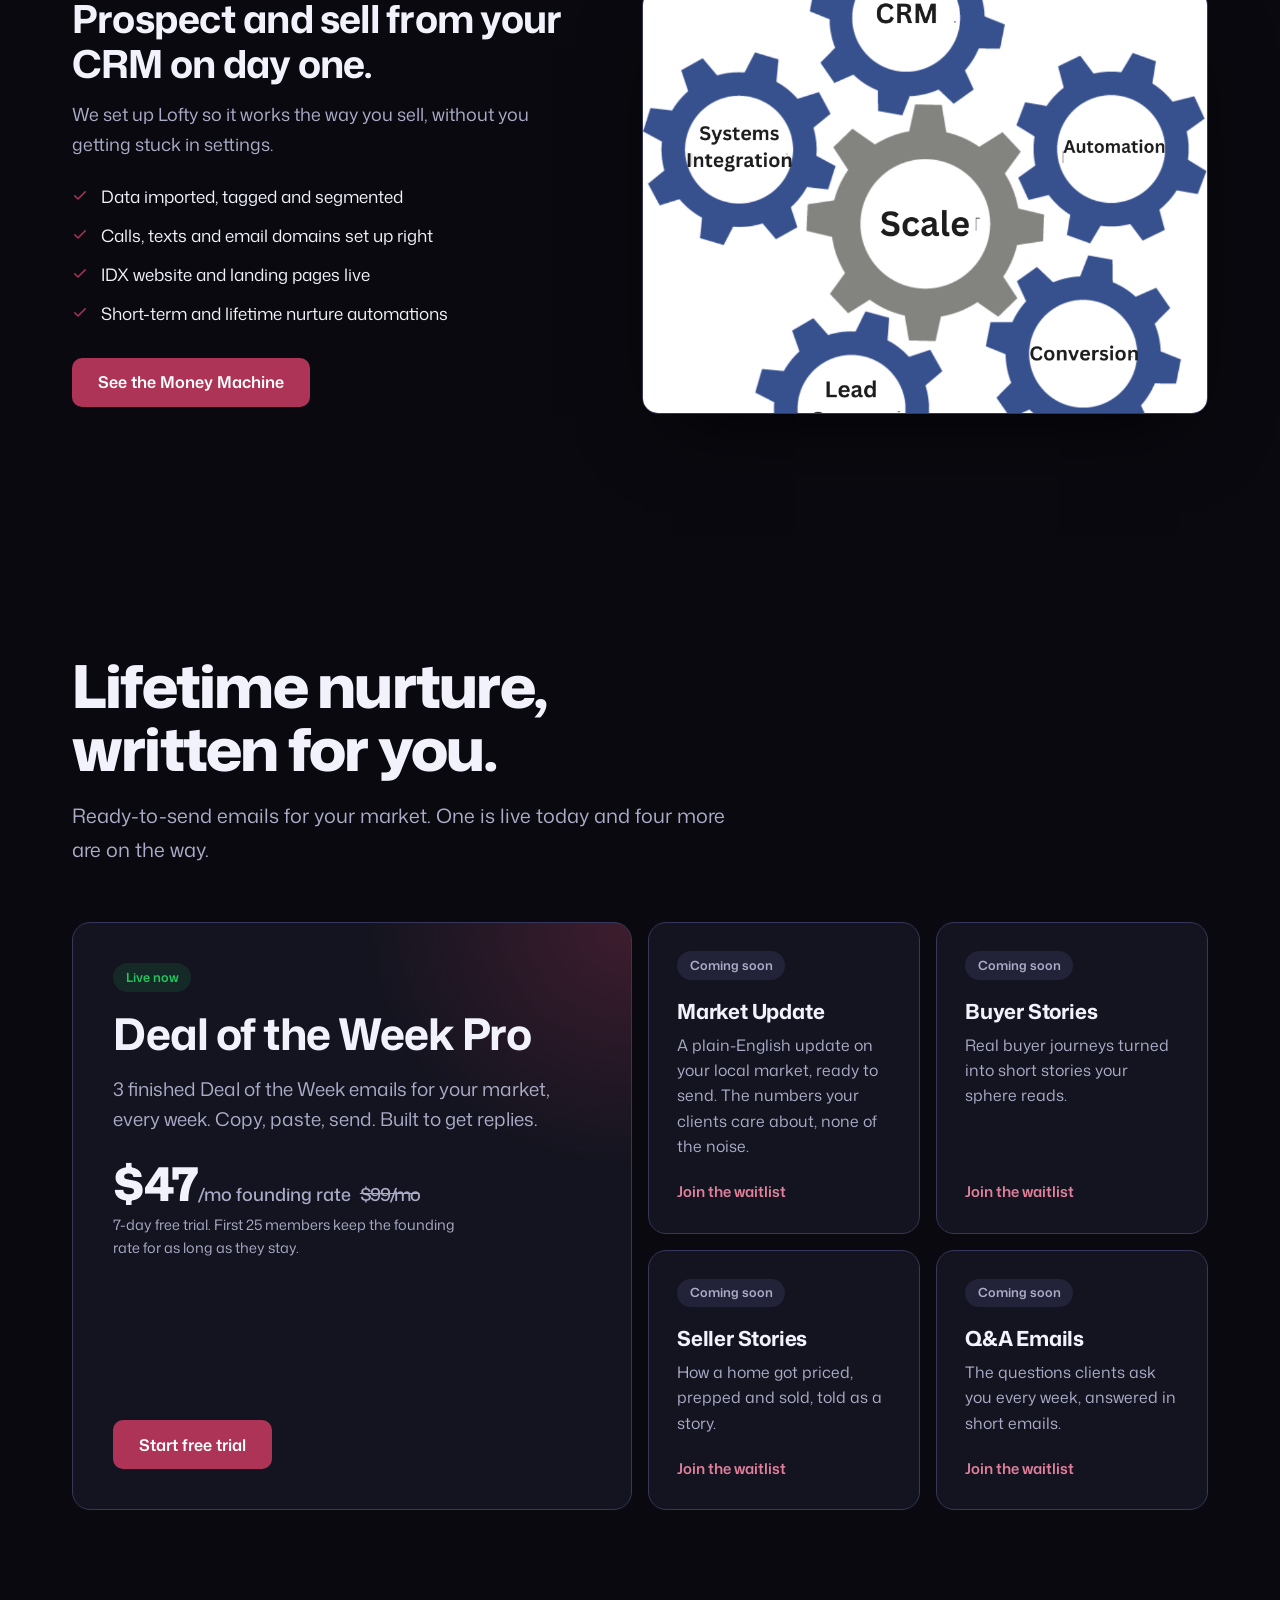
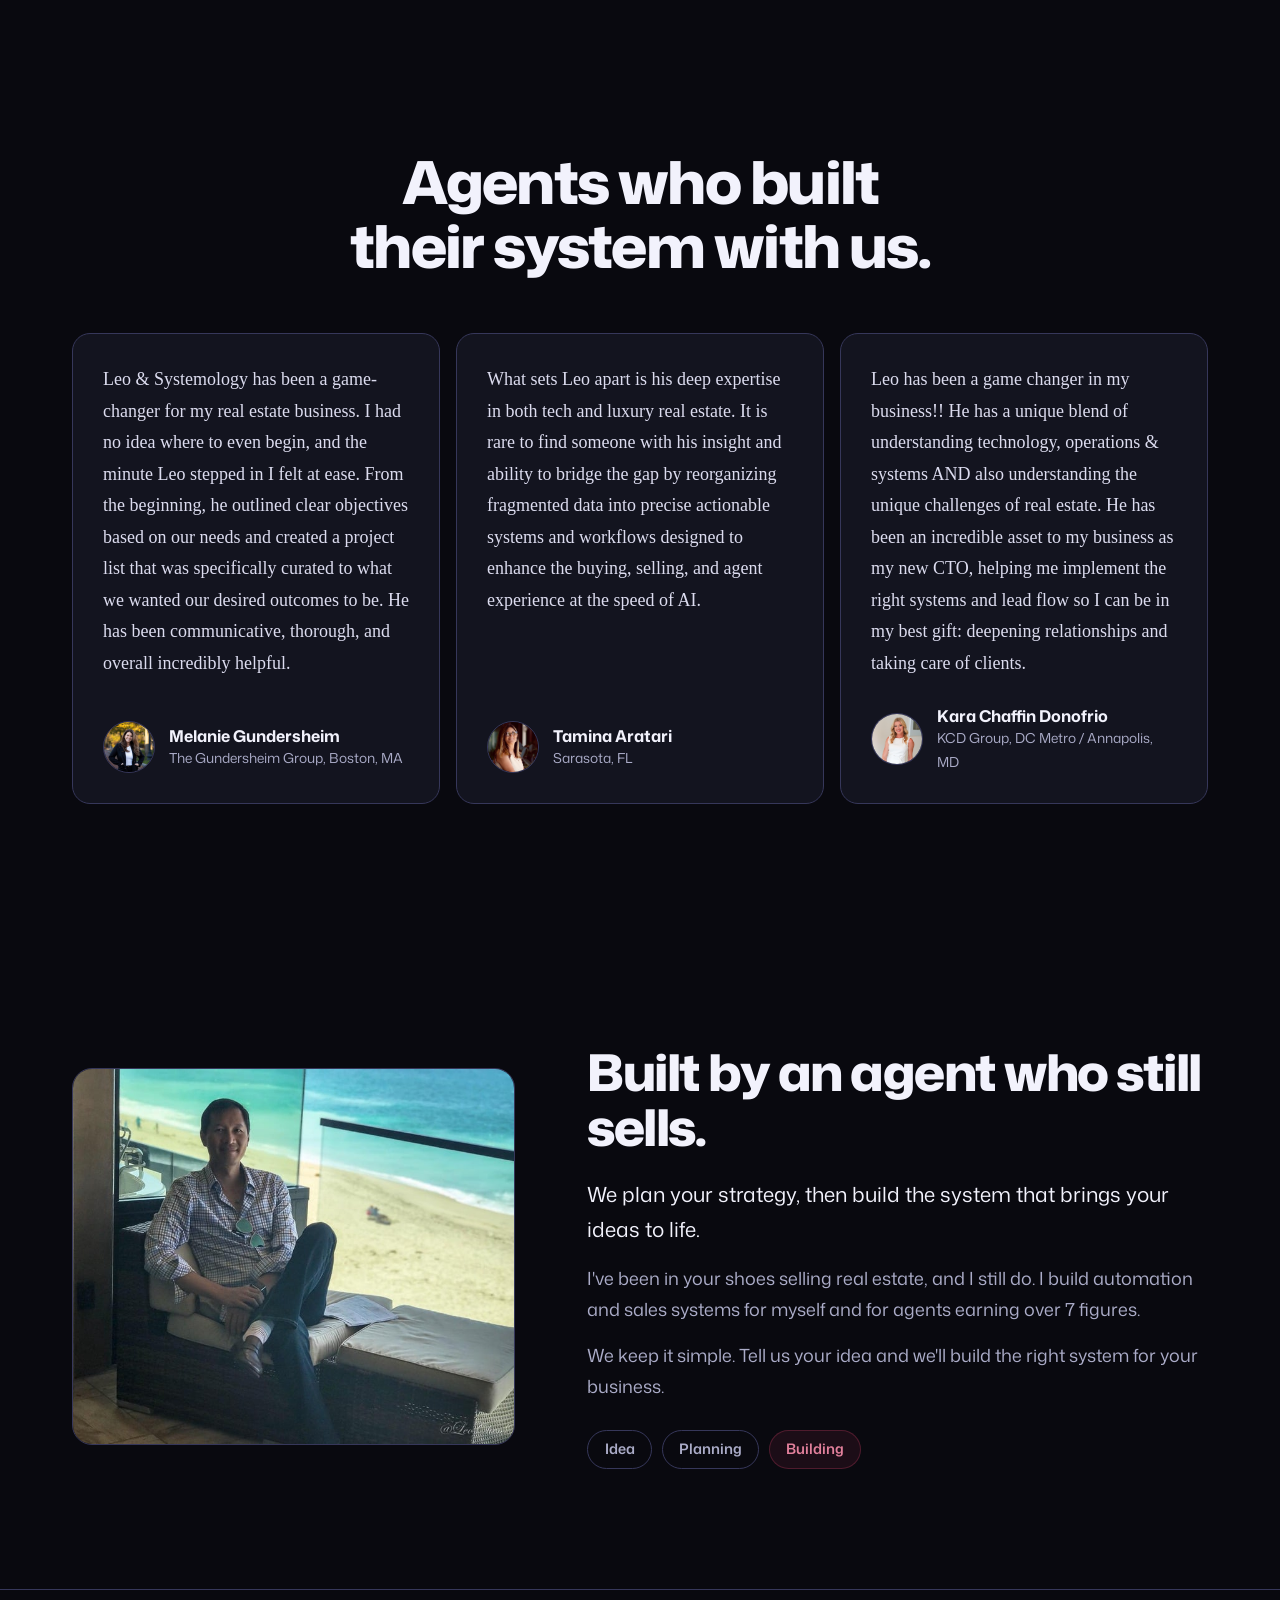
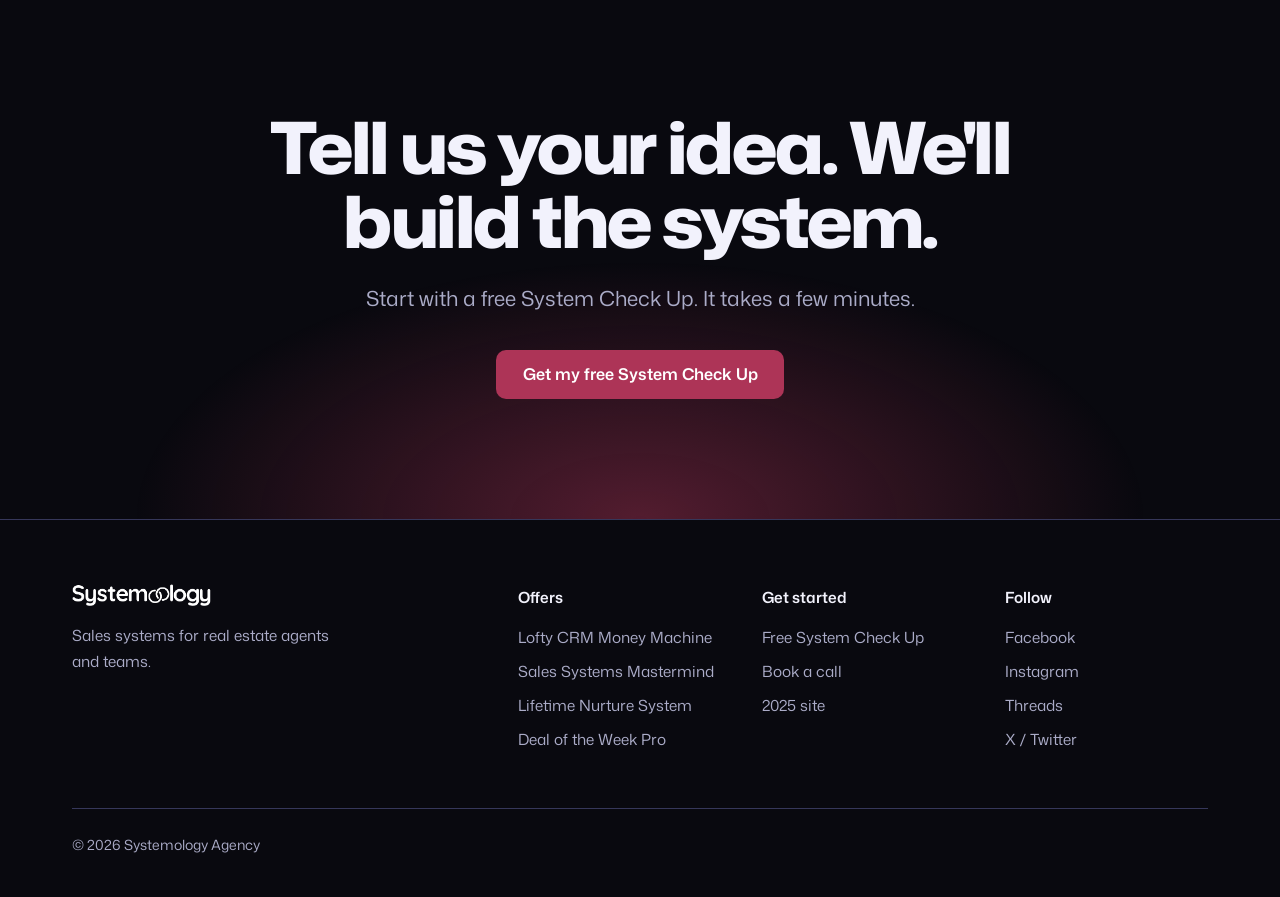
<file: preview/index.html>
<!doctype html>
<html lang="en">
<head>
<meta charset="utf-8">
<meta name="viewport" content="width=device-width, initial-scale=1">
<meta name="robots" content="noindex">
<title>Systemology Agency | Sales systems for real estate agents and teams</title>
<meta name="description" content="Systemology builds sales systems for real estate agents and teams: Lofty CRM setup, a weekly sales systems mastermind, and lifetime nurture emails.">
<meta property="og:title" content="Systemology Agency">
<meta property="og:description" content="Sales systems that run your real estate business. CRM setup, weekly coaching, and lifetime nurture emails.">
<meta property="og:type" content="website">
<meta name="theme-color" content="#09090f">
<link rel="icon" type="image/png" href="/assets/favicon.png">
<link rel="apple-touch-icon" href="/assets/favicon.png">
<link rel="preconnect" href="https://fonts.googleapis.com">
<link rel="preconnect" href="https://fonts.gstatic.com" crossorigin>
<link href="https://fonts.googleapis.com/css2?family=Mona+Sans:wdth,wght@75..125,400..900&display=swap" rel="stylesheet">
<link rel="stylesheet" href="/assets/home.css">
</head>
<body>

<header class="hdr" id="hdr">
  <div class="wrap">
    <a class="brand" href="/" target="_blank" rel="noopener noreferrer"><img src="/assets/logo.png" alt="Systemology"></a>
    <ul class="menu" id="menu">
      <li>
        <button class="menu-btn" aria-expanded="false">Offers <svg width="12" height="12" viewBox="0 0 16 16" fill="currentColor" aria-hidden="true"><path d="M12.78 5.22a.75.75 0 0 1 0 1.06l-4.25 4.25a.75.75 0 0 1-1.06 0L3.22 6.28a.75.75 0 0 1 1.06-1.06L8 8.94l3.72-3.72a.75.75 0 0 1 1.06 0Z"/></svg></button>
        <div class="mega">
          <a href="/crmmm/" target="_blank" rel="noopener noreferrer"><div class="ico"><svg width="18" height="18" viewBox="0 0 24 24" fill="none" stroke="currentColor" stroke-width="2" aria-hidden="true"><circle cx="12" cy="12" r="3"/><path d="M12 2v3M12 19v3M4.2 4.2l2.1 2.1M17.7 17.7l2.1 2.1M2 12h3M19 12h3M4.2 19.8l2.1-2.1M17.7 6.3l2.1-2.1"/></svg></div><div><b>Lofty CRM Money Machine</b><span>Your CRM set up to prospect and sell on day one</span></div></a>
          <a href="/ssm/" target="_blank" rel="noopener noreferrer"><div class="ico"><svg width="18" height="18" viewBox="0 0 24 24" fill="none" stroke="currentColor" stroke-width="2" aria-hidden="true"><circle cx="9" cy="8" r="3.5"/><path d="M2.5 20c.8-3.5 3.4-5.5 6.5-5.5s5.7 2 6.5 5.5"/><path d="M16 4.5a3.5 3.5 0 0 1 0 7M18 14.8c1.9.8 3.1 2.6 3.5 5.2"/></svg></div><div><b>Sales Systems Mastermind</b><span>Weekly group coaching, Tuesdays at 1pm PT</span></div></a>
          <a href="/ltn/" target="_blank" rel="noopener noreferrer"><div class="ico"><svg width="18" height="18" viewBox="0 0 24 24" fill="none" stroke="currentColor" stroke-width="2" aria-hidden="true"><rect x="3" y="5" width="18" height="14" rx="2"/><path d="m3 7 9 6 9-6"/></svg></div><div><b>Lifetime Nurture System</b><span>Emails that keep your database warm for life</span></div></a>
        </div>
      </li>
      <li>
        <button class="menu-btn" aria-expanded="false">Nurture emails <svg width="12" height="12" viewBox="0 0 16 16" fill="currentColor" aria-hidden="true"><path d="M12.78 5.22a.75.75 0 0 1 0 1.06l-4.25 4.25a.75.75 0 0 1-1.06 0L3.22 6.28a.75.75 0 0 1 1.06-1.06L8 8.94l3.72-3.72a.75.75 0 0 1 1.06 0Z"/></svg></button>
        <div class="mega">
          <a href="https://systemology.agency/deal-of-the-week-pro/" target="_blank" rel="noopener noreferrer"><div class="ico"><svg width="18" height="18" viewBox="0 0 24 24" fill="none" stroke="currentColor" stroke-width="2" aria-hidden="true"><path d="M3 11 12 4l9 7"/><path d="M5 10v10h14V10"/></svg></div><div><b>Deal of the Week Pro</b><span>3 finished emails for your market, every Tuesday</span></div></a>
          <a href="/ltn/" target="_blank" rel="noopener noreferrer"><div class="ico"><svg width="18" height="18" viewBox="0 0 24 24" fill="none" stroke="currentColor" stroke-width="2" aria-hidden="true"><path d="M3 20h18M6 16l4-5 3 3 5-7"/></svg></div><div><b>Market Update</b><span>Your local numbers in plain English. Coming soon</span></div></a>
          <a href="/ltn/" target="_blank" rel="noopener noreferrer"><div class="ico"><svg width="18" height="18" viewBox="0 0 24 24" fill="none" stroke="currentColor" stroke-width="2" aria-hidden="true"><path d="M4 5h16v11H8l-4 4z"/></svg></div><div><b>Buyer, seller and Q&amp;A emails</b><span>Stories and answers your sphere reads. Coming soon</span></div></a>
        </div>
      </li>
      <li>
        <button class="menu-btn" aria-expanded="false">Resources <svg width="12" height="12" viewBox="0 0 16 16" fill="currentColor" aria-hidden="true"><path d="M12.78 5.22a.75.75 0 0 1 0 1.06l-4.25 4.25a.75.75 0 0 1-1.06 0L3.22 6.28a.75.75 0 0 1 1.06-1.06L8 8.94l3.72-3.72a.75.75 0 0 1 1.06 0Z"/></svg></button>
        <div class="mega">
          <a href="https://268whexy4zj.typeform.com/to/Vnj4U1fK" target="_blank" rel="noopener noreferrer"><div class="ico"><svg width="18" height="18" viewBox="0 0 24 24" fill="none" stroke="currentColor" stroke-width="2" aria-hidden="true"><path d="M9 11l3 3 8-8"/><path d="M20 12v7a2 2 0 0 1-2 2H5a2 2 0 0 1-2-2V5a2 2 0 0 1 2-2h11"/></svg></div><div><b>Free System Check Up</b><span>A short form, then a plan for your business</span></div></a>
          <a href="https://www.facebook.com/groups/2193749534159104" target="_blank" rel="noopener noreferrer"><div class="ico"><svg width="18" height="18" viewBox="0 0 24 24" fill="none" stroke="currentColor" stroke-width="2" aria-hidden="true"><circle cx="12" cy="12" r="9"/><path d="M8 14s1.5 2 4 2 4-2 4-2M9 9h.01M15 9h.01"/></svg></div><div><b>Facebook community</b><span>Agents swapping what works in their systems</span></div></a>
        </div>
      </li>
      <li class="m-only"><a class="btn primary" href="https://268whexy4zj.typeform.com/to/Vnj4U1fK" target="_blank" rel="noopener noreferrer">Get my free System Check Up</a></li>
      <li class="m-only"><a class="btn ghost" href="https://calendly.com/leochenrealtor/sss" target="_blank" rel="noopener noreferrer">Book a call</a></li>
    </ul>
    <div class="hdr-cta">
      <a class="btn ghost sm" href="https://calendly.com/leochenrealtor/sss" target="_blank" rel="noopener noreferrer">Book a call</a>
      <a class="btn primary sm" href="https://268whexy4zj.typeform.com/to/Vnj4U1fK" target="_blank" rel="noopener noreferrer">Free System Check Up</a>
    </div>
    <button class="burger" id="burger" aria-label="Open menu" aria-expanded="false"><svg width="18" height="18" viewBox="0 0 24 24" fill="none" stroke="currentColor" stroke-width="2" aria-hidden="true"><path d="M4 7h16M4 12h16M4 17h16"/></svg></button>
  </div>
</header>

<main>
<div class="hero">
  <div class="wrap">
    <a class="pill seq" href="https://systemology.agency/deal-of-the-week-pro/" target="_blank" rel="noopener noreferrer"><i>Live</i>Deal of the Week Pro is open. Founding rate for the first 25.</a>
    <h1 class="seq d1">Sales systems that run your real estate business.</h1>
    <p class="sub seq d2">We set up your CRM, coach your team every week, and write the emails that keep your database warm. You keep selling.</p>
    <div class="actions seq d3">
      <a class="btn primary" href="https://268whexy4zj.typeform.com/to/Vnj4U1fK" target="_blank" rel="noopener noreferrer">Get my free System Check Up</a>
      <a class="btn ghost" href="https://calendly.com/leochenrealtor/sss" target="_blank" rel="noopener noreferrer">Book a call</a>
    </div>

    <div class="window seq d4" aria-label="Example of a lead moving through a Systemology sales system">
      <div class="bar"><div class="dots"><i></i><i></i><i></i></div>Your sales system<span class="live">Running</span></div>
      <div class="flow" id="flow">
        <div class="track" aria-hidden="true"><div class="pulse"></div></div>
        <div class="node"><div class="dot"><svg width="20" height="20" viewBox="0 0 24 24" fill="none" stroke="currentColor" stroke-width="2" aria-hidden="true"><circle cx="12" cy="8" r="4"/><path d="M4 21c1-4 4.2-6 8-6s7 2 8 6"/></svg></div><div><b>New lead</b><span>Zillow, your site or an open house</span></div></div>
        <div class="node"><div class="dot"><svg width="20" height="20" viewBox="0 0 24 24" fill="none" stroke="currentColor" stroke-width="2" aria-hidden="true"><path d="M4 5h16v11H8l-4 4z"/></svg></div><div><b>Instant follow-up</b><span>Text and email within minutes</span></div></div>
        <div class="node"><div class="dot"><svg width="20" height="20" viewBox="0 0 24 24" fill="none" stroke="currentColor" stroke-width="2" aria-hidden="true"><rect x="3" y="5" width="18" height="16" rx="2"/><path d="M16 3v4M8 3v4M3 10h18"/></svg></div><div><b>Appointment set</b><span>Booked on your calendar</span></div></div>
        <div class="node"><div class="dot"><svg width="20" height="20" viewBox="0 0 24 24" fill="none" stroke="currentColor" stroke-width="2" aria-hidden="true"><path d="M14 3H6a2 2 0 0 0-2 2v14a2 2 0 0 0 2 2h12a2 2 0 0 0 2-2V9z"/><path d="M14 3v6h6M9 15l2 2 4-4"/></svg></div><div><b>Under contract</b><span>Tasks and reminders run themselves</span></div></div>
        <div class="node"><div class="dot"><svg width="20" height="20" viewBox="0 0 24 24" fill="none" stroke="currentColor" stroke-width="2" aria-hidden="true"><path d="M21 12a9 9 0 1 1-3-6.7L21 8"/><path d="M21 3v5h-5"/></svg></div><div><b>Lifetime nurture</b><span>Weekly emails, so they come back</span></div></div>
      </div>
      <div class="log" aria-live="off"><svg class="ok" width="16" height="16" viewBox="0 0 16 16" fill="currentColor" aria-hidden="true"><path d="M8 16A8 8 0 1 1 8 0a8 8 0 0 1 0 16Zm3.78-9.72a.75.75 0 0 0-1.06-1.06L6.75 9.19 5.28 7.72a.75.75 0 0 0-1.06 1.06l2 2a.75.75 0 0 0 1.06 0Z"/></svg><span class="msg" id="logmsg"><b>New lead</b> came in from your IDX site and was tagged by price range and area.</span></div>
    </div>
  </div>
</div>

<section id="offers">
  <div class="wrap">
    <div class="head">
      <h2>Three ways we build your system.</h2>
      <p>Pick the piece you need now. Each one works on its own and fits with the others.</p>
    </div>

    <div class="tabs" role="tablist" aria-label="Offers">
      <button class="tab" role="tab" id="t-crm" aria-controls="p-crm" aria-selected="true">Lofty CRM Money Machine</button>
      <button class="tab" role="tab" id="t-ssm" aria-controls="p-ssm" aria-selected="false" tabindex="-1">Sales Systems Mastermind</button>
      <button class="tab" role="tab" id="t-ltn" aria-controls="p-ltn" aria-selected="false" tabindex="-1">Lifetime Nurture System</button>
      <span class="ink" id="ink" aria-hidden="true"></span>
    </div>

    <div class="panels">
      <div class="panel" role="tabpanel" id="p-crm" aria-labelledby="t-crm">
        <div>
          <h3>Prospect and sell from your CRM on day one.</h3>
          <p>We set up Lofty so it works the way you sell, without you getting stuck in settings.</p>
          <ul class="checks">
            <li><svg width="16" height="16" viewBox="0 0 16 16" fill="currentColor" aria-hidden="true"><path d="M13.78 4.22a.75.75 0 0 1 0 1.06l-7.25 7.25a.75.75 0 0 1-1.06 0L2.22 9.28a.75.75 0 0 1 1.06-1.06L6 10.94l6.72-6.72a.75.75 0 0 1 1.06 0Z"/></svg>Data imported, tagged and segmented</li>
            <li><svg width="16" height="16" viewBox="0 0 16 16" fill="currentColor" aria-hidden="true"><path d="M13.78 4.22a.75.75 0 0 1 0 1.06l-7.25 7.25a.75.75 0 0 1-1.06 0L2.22 9.28a.75.75 0 0 1 1.06-1.06L6 10.94l6.72-6.72a.75.75 0 0 1 1.06 0Z"/></svg>Calls, texts and email domains set up right</li>
            <li><svg width="16" height="16" viewBox="0 0 16 16" fill="currentColor" aria-hidden="true"><path d="M13.78 4.22a.75.75 0 0 1 0 1.06l-7.25 7.25a.75.75 0 0 1-1.06 0L2.22 9.28a.75.75 0 0 1 1.06-1.06L6 10.94l6.72-6.72a.75.75 0 0 1 1.06 0Z"/></svg>IDX website and landing pages live</li>
            <li><svg width="16" height="16" viewBox="0 0 16 16" fill="currentColor" aria-hidden="true"><path d="M13.78 4.22a.75.75 0 0 1 0 1.06l-7.25 7.25a.75.75 0 0 1-1.06 0L2.22 9.28a.75.75 0 0 1 1.06-1.06L6 10.94l6.72-6.72a.75.75 0 0 1 1.06 0Z"/></svg>Short-term and lifetime nurture automations</li>
          </ul>
          <a class="btn primary" href="/crmmm/" target="_blank" rel="noopener noreferrer">See the Money Machine</a>
        </div>
        <div class="shot"><img src="/assets/card-crm.png" alt="CRM, automation, scale and lead capture gears" loading="lazy"></div>
      </div>

      <div class="panel" role="tabpanel" id="p-ssm" aria-labelledby="t-ssm" hidden>
        <div>
          <h3>Weekly coaching for systems that run without you.</h3>
          <p>A group call for agents and teams. Bring the problem you hit this week and leave with the fix.</p>
          <ul class="checks">
            <li><svg width="16" height="16" viewBox="0 0 16 16" fill="currentColor" aria-hidden="true"><path d="M13.78 4.22a.75.75 0 0 1 0 1.06l-7.25 7.25a.75.75 0 0 1-1.06 0L2.22 9.28a.75.75 0 0 1 1.06-1.06L6 10.94l6.72-6.72a.75.75 0 0 1 1.06 0Z"/></svg>Live call every Tuesday, 1pm PT</li>
            <li><svg width="16" height="16" viewBox="0 0 16 16" fill="currentColor" aria-hidden="true"><path d="M13.78 4.22a.75.75 0 0 1 0 1.06l-7.25 7.25a.75.75 0 0 1-1.06 0L2.22 9.28a.75.75 0 0 1 1.06-1.06L6 10.94l6.72-6.72a.75.75 0 0 1 1.06 0Z"/></svg>Bring your real problems, leave with the fix</li>
            <li><svg width="16" height="16" viewBox="0 0 16 16" fill="currentColor" aria-hidden="true"><path d="M13.78 4.22a.75.75 0 0 1 0 1.06l-7.25 7.25a.75.75 0 0 1-1.06 0L2.22 9.28a.75.75 0 0 1 1.06-1.06L6 10.94l6.72-6.72a.75.75 0 0 1 1.06 0Z"/></svg>For solo agents and teams</li>
            <li><svg width="16" height="16" viewBox="0 0 16 16" fill="currentColor" aria-hidden="true"><path d="M13.78 4.22a.75.75 0 0 1 0 1.06l-7.25 7.25a.75.75 0 0 1-1.06 0L2.22 9.28a.75.75 0 0 1 1.06-1.06L6 10.94l6.72-6.72a.75.75 0 0 1 1.06 0Z"/></svg>Month to month, cancel anytime</li>
          </ul>
          <a class="btn primary" href="/ssm/" target="_blank" rel="noopener noreferrer">See the Mastermind</a>
        </div>
        <div class="shot"><img src="/assets/card-ssm.jpg" alt="Team planning on sticky notes" loading="lazy"></div>
      </div>

      <div class="panel" role="tabpanel" id="p-ltn" aria-labelledby="t-ltn" hidden>
        <div>
          <h3>Emails that keep your database warm for life.</h3>
          <p>Past clients and leads hear from you every week, so you are the agent they think of first.</p>
          <ul class="checks">
            <li><svg width="16" height="16" viewBox="0 0 16 16" fill="currentColor" aria-hidden="true"><path d="M13.78 4.22a.75.75 0 0 1 0 1.06l-7.25 7.25a.75.75 0 0 1-1.06 0L2.22 9.28a.75.75 0 0 1 1.06-1.06L6 10.94l6.72-6.72a.75.75 0 0 1 1.06 0Z"/></svg>Deal of the Week</li>
            <li><svg width="16" height="16" viewBox="0 0 16 16" fill="currentColor" aria-hidden="true"><path d="M13.78 4.22a.75.75 0 0 1 0 1.06l-7.25 7.25a.75.75 0 0 1-1.06 0L2.22 9.28a.75.75 0 0 1 1.06-1.06L6 10.94l6.72-6.72a.75.75 0 0 1 1.06 0Z"/></svg>Market updates</li>
            <li><svg width="16" height="16" viewBox="0 0 16 16" fill="currentColor" aria-hidden="true"><path d="M13.78 4.22a.75.75 0 0 1 0 1.06l-7.25 7.25a.75.75 0 0 1-1.06 0L2.22 9.28a.75.75 0 0 1 1.06-1.06L6 10.94l6.72-6.72a.75.75 0 0 1 1.06 0Z"/></svg>Buyer and seller stories</li>
            <li><svg width="16" height="16" viewBox="0 0 16 16" fill="currentColor" aria-hidden="true"><path d="M13.78 4.22a.75.75 0 0 1 0 1.06l-7.25 7.25a.75.75 0 0 1-1.06 0L2.22 9.28a.75.75 0 0 1 1.06-1.06L6 10.94l6.72-6.72a.75.75 0 0 1 1.06 0Z"/></svg>Q&amp;A emails</li>
          </ul>
          <a class="btn primary" href="/ltn/" target="_blank" rel="noopener noreferrer">See the system</a>
        </div>
        <div class="shot"><img src="/assets/card-ltn.jpg" alt="Lightbulb made of colored pieces" loading="lazy"></div>
      </div>
    </div>
  </div>
</section>

<section>
  <div class="wrap">
    <div class="head">
      <h2>Lifetime nurture, written for you.</h2>
      <p>Ready-to-send emails for your market. One is live today and four more are on the way.</p>
    </div>
    <div class="bento">
      <div class="tile big">
        <span class="tag on">Live now</span>
        <h3>Deal of the Week Pro</h3>
        <p>3 finished Deal of the Week emails for your market, every week. Copy, paste, send. Built to get replies.</p>
        <div class="price">$47<small>/mo founding rate</small><s>$99/mo</s></div>
        <p class="fine">7-day free trial. First 25 members keep the founding rate for as long as they stay.</p>
        <a class="btn primary" href="https://systemology.agency/deal-of-the-week-pro/" target="_blank" rel="noopener noreferrer">Start free trial</a>
      </div>
      <a class="tile" href="/ltn/" target="_blank" rel="noopener noreferrer">
        <span class="tag soon">Coming soon</span>
        <h3>Market Update</h3>
        <p>A plain-English update on your local market, ready to send. The numbers your clients care about, none of the noise.</p>
        <span class="more">Join the waitlist</span>
      </a>
      <a class="tile" href="/ltn/" target="_blank" rel="noopener noreferrer">
        <span class="tag soon">Coming soon</span>
        <h3>Buyer Stories</h3>
        <p>Real buyer journeys turned into short stories your sphere reads.</p>
        <span class="more">Join the waitlist</span>
      </a>
      <a class="tile" href="/ltn/" target="_blank" rel="noopener noreferrer">
        <span class="tag soon">Coming soon</span>
        <h3>Seller Stories</h3>
        <p>How a home got priced, prepped and sold, told as a story.</p>
        <span class="more">Join the waitlist</span>
      </a>
      <a class="tile" href="/ltn/" target="_blank" rel="noopener noreferrer">
        <span class="tag soon">Coming soon</span>
        <h3>Q&amp;A Emails</h3>
        <p>The questions clients ask you every week, answered in short emails.</p>
        <span class="more">Join the waitlist</span>
      </a>
    </div>
  </div>
</section>

<section>
  <div class="wrap">
    <div class="head center">
      <h2>Agents who built their system with us.</h2>
    </div>
    <div class="quotes">
      <figure class="quote">
        <blockquote>Leo &amp; Systemology has been a game-changer for my real estate business. I had no idea where to even begin, and the minute Leo stepped in I felt at ease. From the beginning, he outlined clear objectives based on our needs and created a project list that was specifically curated to what we wanted our desired outcomes to be. He has been communicative, thorough, and overall incredibly helpful.</blockquote>
        <figcaption class="who"><img src="/assets/t-melanie.jpg" alt="" loading="lazy"><div><b>Melanie Gundersheim</b><span>The Gundersheim Group, Boston, MA</span></div></figcaption>
      </figure>
      <figure class="quote">
        <blockquote>What sets Leo apart is his deep expertise in both tech and luxury real estate. It is rare to find someone with his insight and ability to bridge the gap by reorganizing fragmented data into precise actionable systems and workflows designed to enhance the buying, selling, and agent experience at the speed of AI.</blockquote>
        <figcaption class="who"><img src="/assets/t-tamina.png" alt="" loading="lazy" style="object-position:22% center"><div><b>Tamina Aratari</b><span>Sarasota, FL</span></div></figcaption>
      </figure>
      <figure class="quote">
        <blockquote>Leo has been a game changer in my business!! He has a unique blend of understanding technology, operations &amp; systems AND also understanding the unique challenges of real estate. He has been an incredible asset to my business as my new CTO, helping me implement the right systems and lead flow so I can be in my best gift: deepening relationships and taking care of clients.</blockquote>
        <figcaption class="who"><img src="/assets/t-kara.png" alt="" loading="lazy" style="object-position:center 20%"><div><b>Kara Chaffin Donofrio</b><span>KCD Group, DC Metro / Annapolis, MD</span></div></figcaption>
      </figure>
    </div>
  </div>
</section>

<section>
  <div class="wrap about">
    <div class="photo"><img src="/assets/leo.jpg" alt="Leo Chen, CEO of Systemology" loading="lazy"></div>
    <div>
      <h2>Built by an agent who still sells.</h2>
      <p class="big">We plan your strategy, then build the system that brings your ideas to life.</p>
      <p>I've been in your shoes selling real estate, and I still do. I build automation and sales systems for myself and for agents earning over 7 figures.</p>
      <p>We keep it simple. Tell us your idea and we'll build the right system for your business.</p>
      <ul class="idea" aria-label="How we work"><li>Idea</li><li>Planning</li><li>Building</li></ul>
    </div>
  </div>
</section>

<section class="closing">
  <div class="wrap">
    <h2>Tell us your idea. We'll build the system.</h2>
    <p>Start with a free System Check Up. It takes a few minutes.</p>
    <a class="btn primary" href="https://268whexy4zj.typeform.com/to/Vnj4U1fK" target="_blank" rel="noopener noreferrer">Get my free System Check Up</a>
  </div>
</section>
</main>

<footer>
  <div class="wrap">
    <div class="fgrid">
      <div>
        <img src="/assets/logo.png" alt="Systemology">
        <p>Sales systems for real estate agents and teams.</p>
      </div>
      <div>
        <h4>Offers</h4>
        <ul>
          <li><a href="/crmmm/" target="_blank" rel="noopener noreferrer">Lofty CRM Money Machine</a></li>
          <li><a href="/ssm/" target="_blank" rel="noopener noreferrer">Sales Systems Mastermind</a></li>
          <li><a href="/ltn/" target="_blank" rel="noopener noreferrer">Lifetime Nurture System</a></li>
          <li><a href="https://systemology.agency/deal-of-the-week-pro/" target="_blank" rel="noopener noreferrer">Deal of the Week Pro</a></li>
        </ul>
      </div>
      <div>
        <h4>Get started</h4>
        <ul>
          <li><a href="https://268whexy4zj.typeform.com/to/Vnj4U1fK" target="_blank" rel="noopener noreferrer">Free System Check Up</a></li>
          <li><a href="https://calendly.com/leochenrealtor/sss" target="_blank" rel="noopener noreferrer">Book a call</a></li>
          <li><a href="/2025/" target="_blank" rel="noopener noreferrer">2025 site</a></li>
        </ul>
      </div>
      <div>
        <h4>Follow</h4>
        <ul>
          <li><a href="https://www.facebook.com/groups/2193749534159104" target="_blank" rel="noopener noreferrer">Facebook</a></li>
          <li><a href="https://www.instagram.com/leochenre/" target="_blank" rel="noopener noreferrer">Instagram</a></li>
          <li><a href="https://www.threads.net/@leochenre" target="_blank" rel="noopener noreferrer">Threads</a></li>
          <li><a href="https://twitter.com/SAgency23" target="_blank" rel="noopener noreferrer">X / Twitter</a></li>
        </ul>
      </div>
    </div>
    <div class="legal">&copy; 2026 Systemology Agency</div>
  </div>
</footer>

<script src="/assets/home.js"></script>
</body>
</html>
</file>
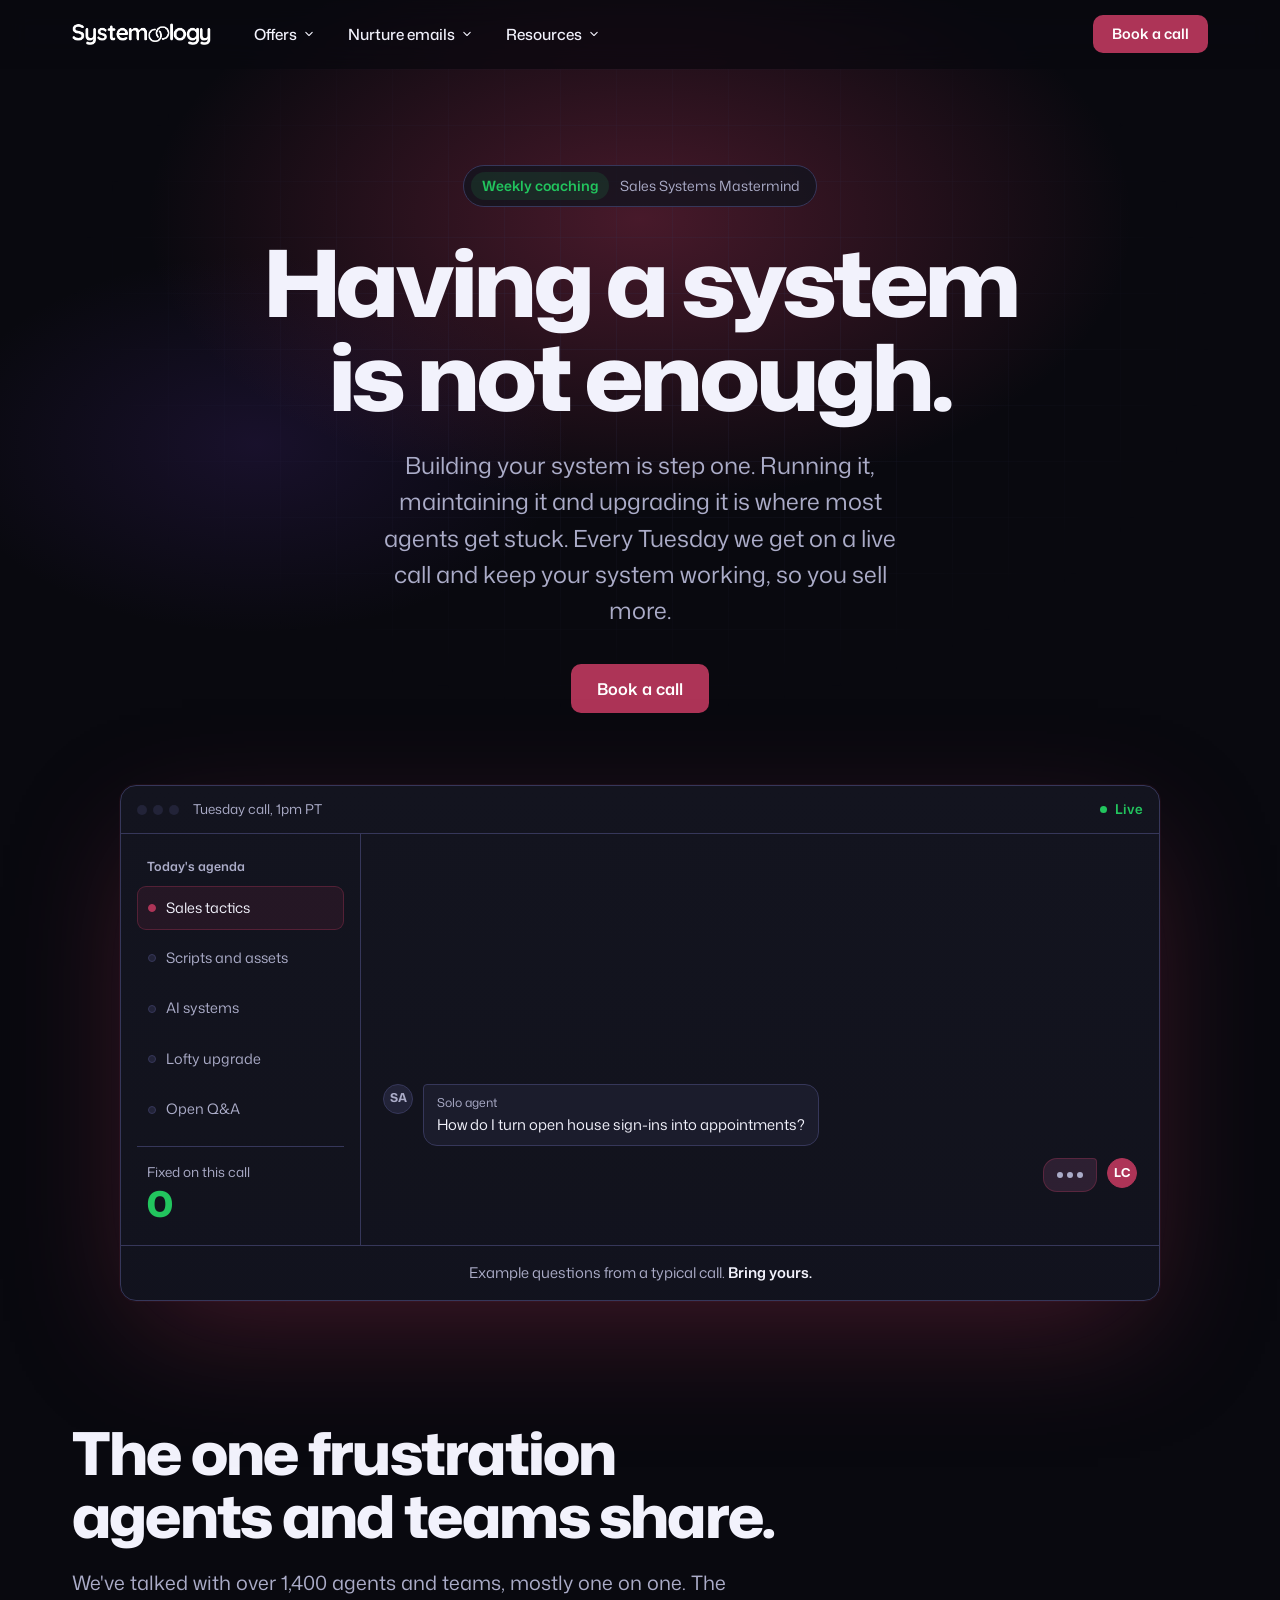
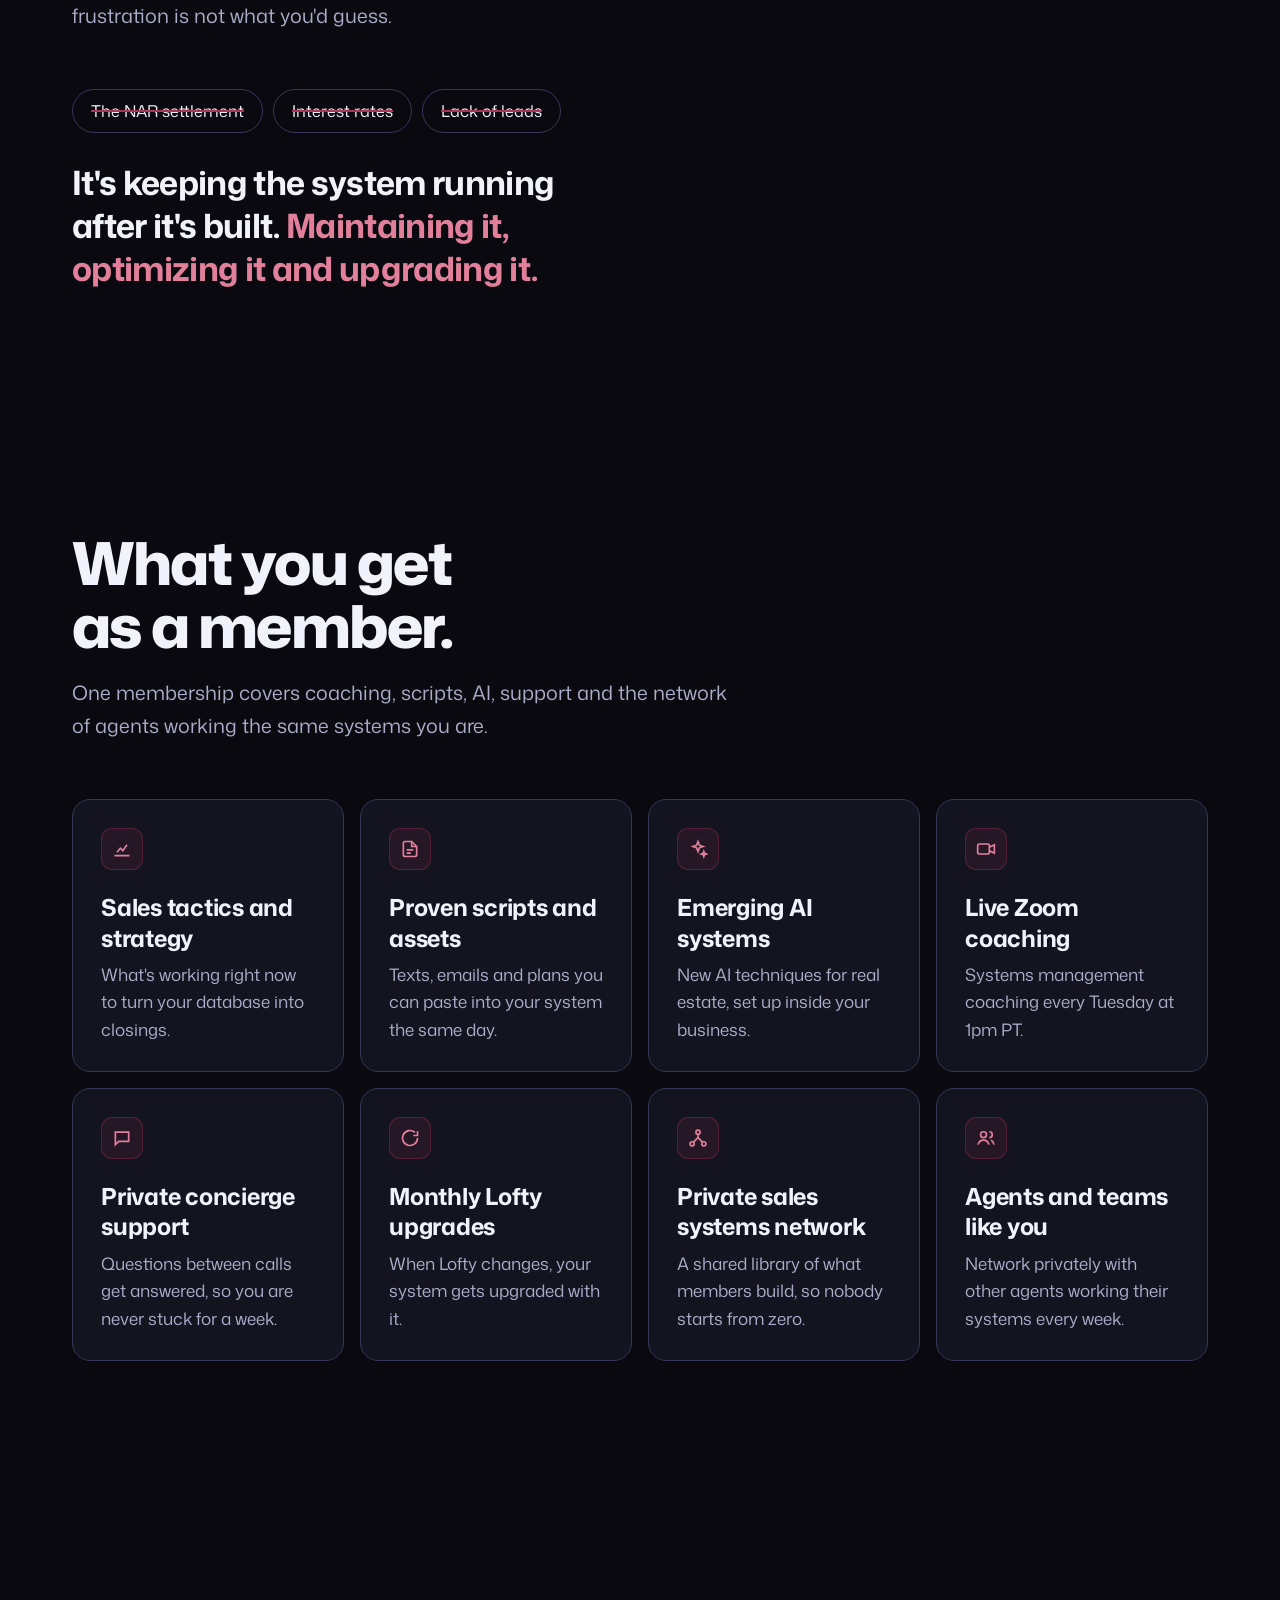
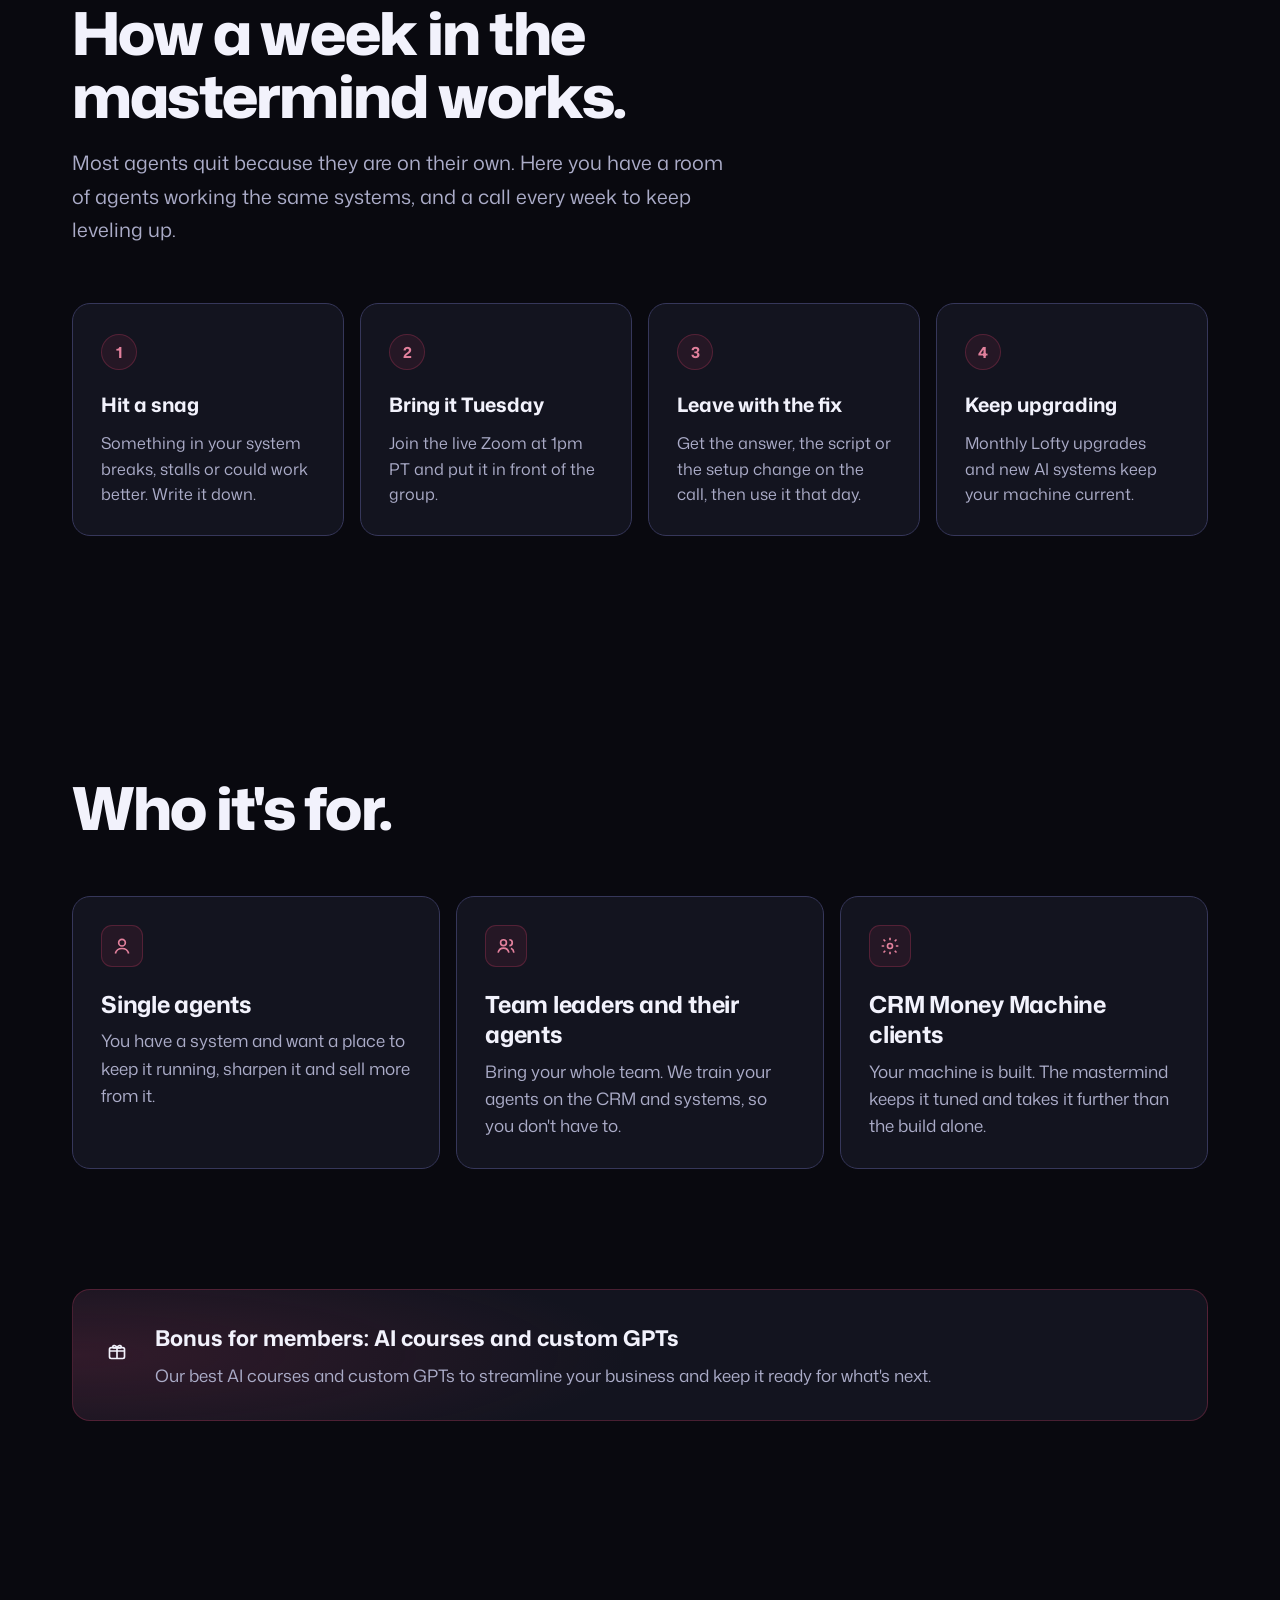
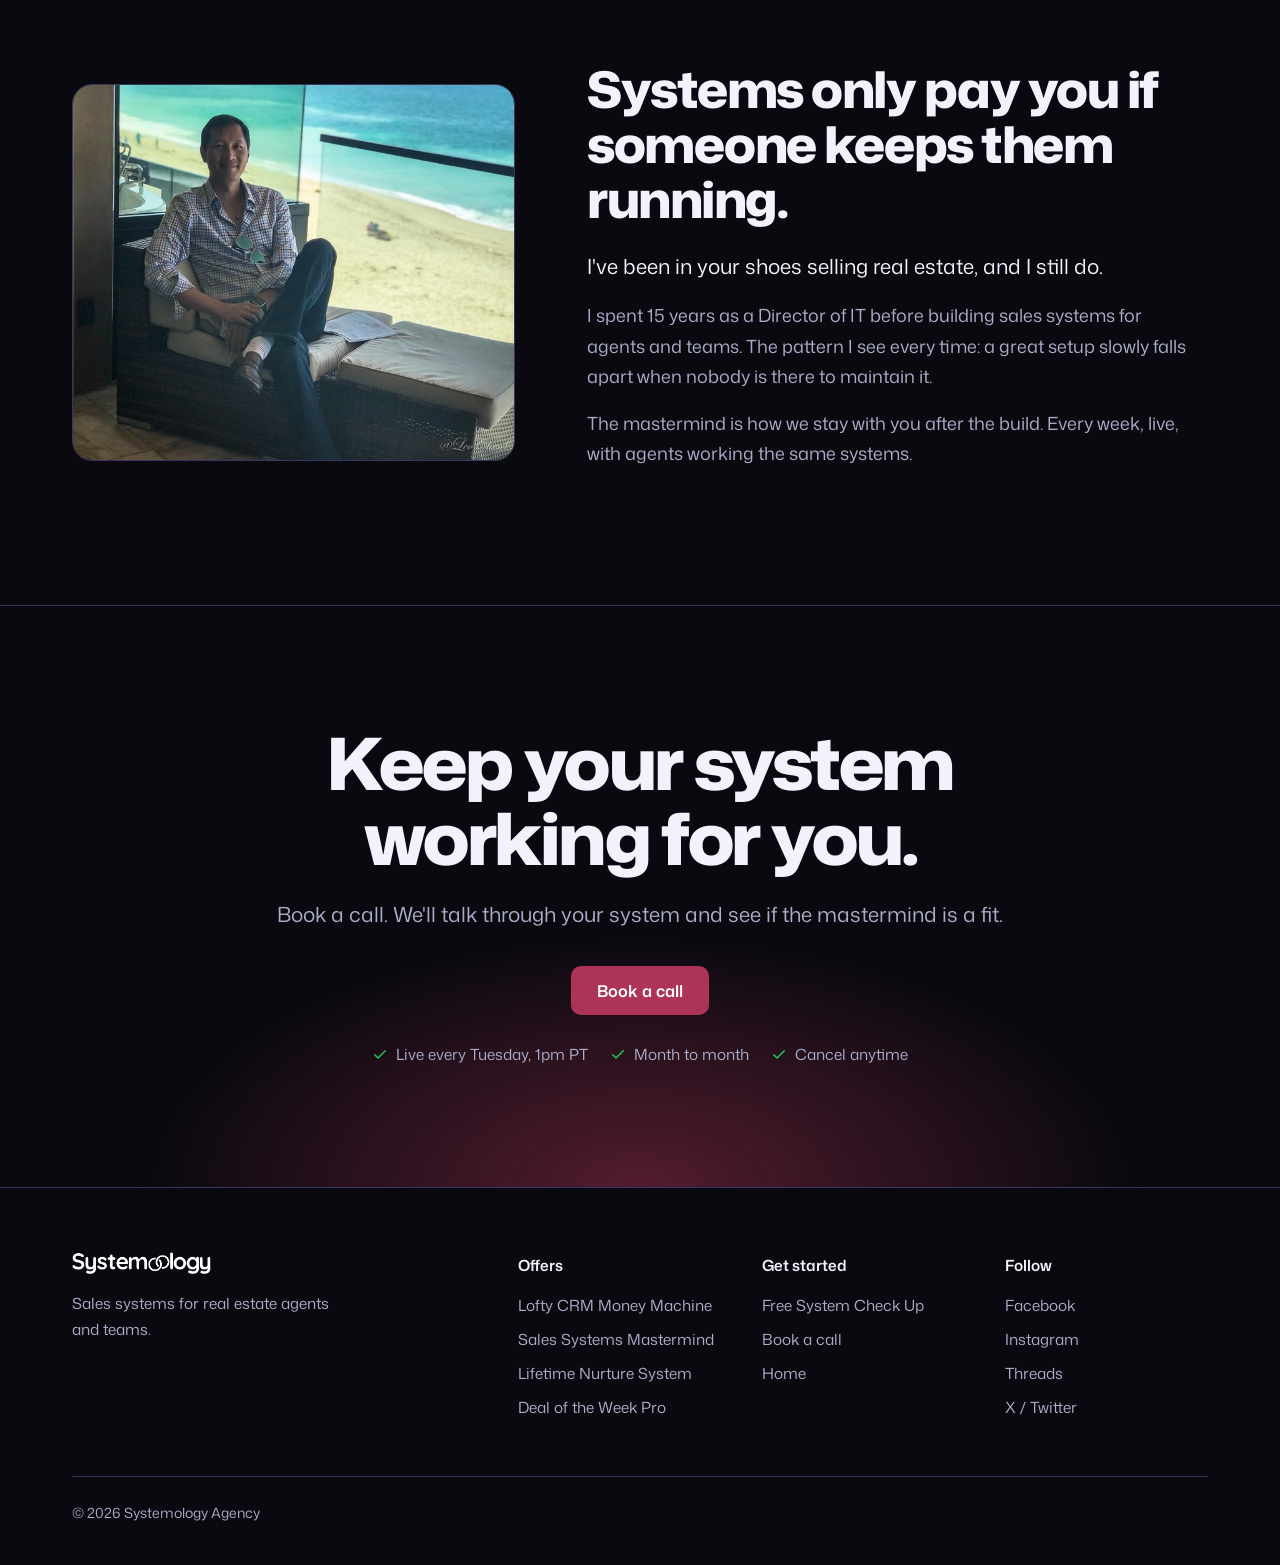
<file: ssm/index.html>
<!doctype html>
<html lang="en">
<head>
<meta charset="utf-8">
<meta name="viewport" content="width=device-width, initial-scale=1">
<title>Sales Systems Mastermind | Systemology Agency</title>
<meta name="description" content="Having a system is not enough. The Sales Systems Mastermind is weekly live coaching for real estate agents and teams to run, maintain and upgrade their sales systems.">
<meta property="og:title" content="Sales Systems Mastermind">
<meta property="og:description" content="Weekly live coaching to keep your real estate sales system running and upgraded.">
<meta property="og:type" content="website">
<meta name="theme-color" content="#09090f">
<link rel="icon" type="image/png" href="/assets/favicon.png">
<link rel="apple-touch-icon" href="/assets/favicon.png">
<link rel="preconnect" href="https://fonts.googleapis.com">
<link rel="preconnect" href="https://fonts.gstatic.com" crossorigin>
<link href="https://fonts.googleapis.com/css2?family=Mona+Sans:wdth,wght@75..125,400..900&display=swap" rel="stylesheet">
<link rel="stylesheet" href="/assets/home.css">
<link rel="stylesheet" href="/assets/crm.css">
<link rel="stylesheet" href="/assets/ssm.css">
</head>
<body>

<header class="hdr" id="hdr">
  <div class="wrap">
    <a class="brand" href="/" target="_blank" rel="noopener noreferrer"><img src="/assets/logo.png" alt="Systemology"></a>
    <ul class="menu" id="menu">
      <li>
        <button class="menu-btn" aria-expanded="false">Offers <svg width="12" height="12" viewBox="0 0 16 16" fill="currentColor" aria-hidden="true"><path d="M12.78 5.22a.75.75 0 0 1 0 1.06l-4.25 4.25a.75.75 0 0 1-1.06 0L3.22 6.28a.75.75 0 0 1 1.06-1.06L8 8.94l3.72-3.72a.75.75 0 0 1 1.06 0Z"/></svg></button>
        <div class="mega">
          <a href="/crmmm/" target="_blank" rel="noopener noreferrer"><div class="ico"><svg width="18" height="18" viewBox="0 0 24 24" fill="none" stroke="currentColor" stroke-width="2" aria-hidden="true"><circle cx="12" cy="12" r="3"/><path d="M12 2v3M12 19v3M4.2 4.2l2.1 2.1M17.7 17.7l2.1 2.1M2 12h3M19 12h3M4.2 19.8l2.1-2.1M17.7 6.3l2.1-2.1"/></svg></div><div><b>Lofty CRM Money Machine</b><span>Your CRM set up to prospect and sell on day one</span></div></a>
          <a href="/ssm/" target="_blank" rel="noopener noreferrer"><div class="ico"><svg width="18" height="18" viewBox="0 0 24 24" fill="none" stroke="currentColor" stroke-width="2" aria-hidden="true"><circle cx="9" cy="8" r="3.5"/><path d="M2.5 20c.8-3.5 3.4-5.5 6.5-5.5s5.7 2 6.5 5.5"/><path d="M16 4.5a3.5 3.5 0 0 1 0 7M18 14.8c1.9.8 3.1 2.6 3.5 5.2"/></svg></div><div><b>Sales Systems Mastermind</b><span>Weekly group coaching, Tuesdays at 1pm PT</span></div></a>
          <a href="/ltn/" target="_blank" rel="noopener noreferrer"><div class="ico"><svg width="18" height="18" viewBox="0 0 24 24" fill="none" stroke="currentColor" stroke-width="2" aria-hidden="true"><rect x="3" y="5" width="18" height="14" rx="2"/><path d="m3 7 9 6 9-6"/></svg></div><div><b>Lifetime Nurture System</b><span>Emails that keep your database warm for life</span></div></a>
        </div>
      </li>
      <li>
        <button class="menu-btn" aria-expanded="false">Nurture emails <svg width="12" height="12" viewBox="0 0 16 16" fill="currentColor" aria-hidden="true"><path d="M12.78 5.22a.75.75 0 0 1 0 1.06l-4.25 4.25a.75.75 0 0 1-1.06 0L3.22 6.28a.75.75 0 0 1 1.06-1.06L8 8.94l3.72-3.72a.75.75 0 0 1 1.06 0Z"/></svg></button>
        <div class="mega">
          <a href="https://systemology.agency/deal-of-the-week-pro/" target="_blank" rel="noopener noreferrer"><div class="ico"><svg width="18" height="18" viewBox="0 0 24 24" fill="none" stroke="currentColor" stroke-width="2" aria-hidden="true"><path d="M3 11 12 4l9 7"/><path d="M5 10v10h14V10"/></svg></div><div><b>Deal of the Week Pro</b><span>3 finished emails for your market, every Tuesday</span></div></a>
          <a href="/ltn/" target="_blank" rel="noopener noreferrer"><div class="ico"><svg width="18" height="18" viewBox="0 0 24 24" fill="none" stroke="currentColor" stroke-width="2" aria-hidden="true"><path d="M3 20h18M6 16l4-5 3 3 5-7"/></svg></div><div><b>Market Update</b><span>Your local numbers in plain English. Coming soon</span></div></a>
          <a href="/ltn/" target="_blank" rel="noopener noreferrer"><div class="ico"><svg width="18" height="18" viewBox="0 0 24 24" fill="none" stroke="currentColor" stroke-width="2" aria-hidden="true"><path d="M4 5h16v11H8l-4 4z"/></svg></div><div><b>Buyer, seller and Q&amp;A emails</b><span>Stories and answers your sphere reads. Coming soon</span></div></a>
        </div>
      </li>
      <li>
        <button class="menu-btn" aria-expanded="false">Resources <svg width="12" height="12" viewBox="0 0 16 16" fill="currentColor" aria-hidden="true"><path d="M12.78 5.22a.75.75 0 0 1 0 1.06l-4.25 4.25a.75.75 0 0 1-1.06 0L3.22 6.28a.75.75 0 0 1 1.06-1.06L8 8.94l3.72-3.72a.75.75 0 0 1 1.06 0Z"/></svg></button>
        <div class="mega">
          <a href="https://268whexy4zj.typeform.com/to/Vnj4U1fK" target="_blank" rel="noopener noreferrer"><div class="ico"><svg width="18" height="18" viewBox="0 0 24 24" fill="none" stroke="currentColor" stroke-width="2" aria-hidden="true"><path d="M9 11l3 3 8-8"/><path d="M20 12v7a2 2 0 0 1-2 2H5a2 2 0 0 1-2-2V5a2 2 0 0 1 2-2h11"/></svg></div><div><b>Free System Check Up</b><span>A short form, then a plan for your business</span></div></a>
          <a href="https://www.facebook.com/groups/2193749534159104" target="_blank" rel="noopener noreferrer"><div class="ico"><svg width="18" height="18" viewBox="0 0 24 24" fill="none" stroke="currentColor" stroke-width="2" aria-hidden="true"><circle cx="12" cy="12" r="9"/><path d="M8 14s1.5 2 4 2 4-2 4-2M9 9h.01M15 9h.01"/></svg></div><div><b>Facebook community</b><span>Agents swapping what works in their systems</span></div></a>
        </div>
      </li>
      <li class="m-only"><a class="btn primary" href="https://calendly.com/leochenrealtor/sss" target="_blank" rel="noopener noreferrer">Book a call</a></li>
    </ul>
    <div class="hdr-cta">
      <a class="btn primary sm" href="https://calendly.com/leochenrealtor/sss" target="_blank" rel="noopener noreferrer">Book a call</a>
    </div>
    <button class="burger" id="burger" aria-label="Open menu" aria-expanded="false"><svg width="18" height="18" viewBox="0 0 24 24" fill="none" stroke="currentColor" stroke-width="2" aria-hidden="true"><path d="M4 7h16M4 12h16M4 17h16"/></svg></button>
  </div>
</header>


<main>
<div class="hero">
  <div class="wrap">
    <span class="pill static seq"><i>Weekly coaching</i>Sales Systems Mastermind</span>
    <h1 class="seq d1">Having a system is not enough.</h1>
    <p class="sub seq d2">Building your system is step one. Running it, maintaining it and upgrading it is where most agents get stuck. Every Tuesday we get on a live call and keep your system working, so you sell more.</p>
    <div class="actions seq d3">
      <a class="btn primary" href="https://calendly.com/leochenrealtor/sss" target="_blank" rel="noopener noreferrer">Book a call</a>
    </div>

    <div class="window seq d4" aria-label="Example of a weekly mastermind call: members bring questions, Leo answers, and each one gets fixed">
      <div class="bar"><div class="dots"><i></i><i></i><i></i></div>Tuesday call, 1pm PT<span class="live">Live</span></div>
      <div class="call" id="call">
        <div class="agenda">
          <h4>Today's agenda</h4>
          <ul>
          <li><i></i>Sales tactics</li>
          <li><i></i>Scripts and assets</li>
          <li><i></i>AI systems</li>
          <li><i></i>Lofty upgrade</li>
          <li><i></i>Open Q&amp;A</li>
          </ul>
          <div class="tally">Fixed on this call<b id="fixed">0</b></div>
        </div>
        <div class="feed" id="feed" aria-hidden="true"></div>
      </div>
      <div class="machine-cap">Example questions from a typical call. <b>Bring yours.</b></div>
    </div>
  </div>
</div>

<section>
  <div class="wrap">
    <div class="head">
      <h2>The one frustration agents and teams share.</h2>
      <p>We've talked with over 1,400 agents and teams, mostly one on one. The frustration is not what you'd guess.</p>
    </div>
    <ul class="notit" aria-label="Not the problem">
      <li><s>The NAR settlement</s></li>
      <li><s>Interest rates</s></li>
      <li><s>Lack of leads</s></li>
    </ul>
    <p class="statement">It's keeping the system running after it's built. <em>Maintaining it, optimizing it and upgrading it.</em></p>
  </div>
</section>

<section>
  <div class="wrap">
    <div class="head">
      <h2>What you get as a member.</h2>
      <p>One membership covers coaching, scripts, AI, support and the network of agents working the same systems you are.</p>
    </div>
    <div class="grid4">
      <div class="tile plain">
        <div class="tic"><svg width="20" height="20" viewBox="0 0 24 24" fill="none" stroke="currentColor" stroke-width="2" aria-hidden="true"><path d="M3 20h18M6 16l4-5 3 3 5-7"/></svg></div>
        <h3>Sales tactics and strategy</h3>
        <p>What's working right now to turn your database into closings.</p>
      </div>
      <div class="tile plain">
        <div class="tic"><svg width="20" height="20" viewBox="0 0 24 24" fill="none" stroke="currentColor" stroke-width="2" aria-hidden="true"><path d="M14 3H6a2 2 0 0 0-2 2v14a2 2 0 0 0 2 2h12a2 2 0 0 0 2-2V9z"/><path d="M14 3v6h6M8 13h8M8 17h5"/></svg></div>
        <h3>Proven scripts and assets</h3>
        <p>Texts, emails and plans you can paste into your system the same day.</p>
      </div>
      <div class="tile plain">
        <div class="tic"><svg width="20" height="20" viewBox="0 0 24 24" fill="none" stroke="currentColor" stroke-width="2" aria-hidden="true"><path d="M12 3l1.8 4.6L18 9l-4.2 1.4L12 15l-1.8-4.6L6 9l4.2-1.4z"/><path d="M19 15l.8 2.2L22 18l-2.2.8L19 21l-.8-2.2L16 18l2.2-.8z"/></svg></div>
        <h3>Emerging AI systems</h3>
        <p>New AI techniques for real estate, set up inside your business.</p>
      </div>
      <div class="tile plain">
        <div class="tic"><svg width="20" height="20" viewBox="0 0 24 24" fill="none" stroke="currentColor" stroke-width="2" aria-hidden="true"><rect x="2" y="6" width="14" height="12" rx="2"/><path d="m16 10 6-3v10l-6-3"/></svg></div>
        <h3>Live Zoom coaching</h3>
        <p>Systems management coaching every Tuesday at 1pm PT.</p>
      </div>
      <div class="tile plain">
        <div class="tic"><svg width="20" height="20" viewBox="0 0 24 24" fill="none" stroke="currentColor" stroke-width="2" aria-hidden="true"><path d="M4 5h16v11H8l-4 4z"/><path d="M9 10h.01M12 10h.01M15 10h.01"/></svg></div>
        <h3>Private concierge support</h3>
        <p>Questions between calls get answered, so you are never stuck for a week.</p>
      </div>
      <div class="tile plain">
        <div class="tic"><svg width="20" height="20" viewBox="0 0 24 24" fill="none" stroke="currentColor" stroke-width="2" aria-hidden="true"><path d="M21 12a9 9 0 1 1-3-6.7"/><path d="M21 4v5h-5"/></svg></div>
        <h3>Monthly Lofty upgrades</h3>
        <p>When Lofty changes, your system gets upgraded with it.</p>
      </div>
      <div class="tile plain">
        <div class="tic"><svg width="20" height="20" viewBox="0 0 24 24" fill="none" stroke="currentColor" stroke-width="2" aria-hidden="true"><circle cx="12" cy="5" r="2.5"/><circle cx="5" cy="19" r="2.5"/><circle cx="19" cy="19" r="2.5"/><path d="M12 7.5v4M12 11.5 6.5 17M12 11.5l5.5 5.5"/></svg></div>
        <h3>Private sales systems network</h3>
        <p>A shared library of what members build, so nobody starts from zero.</p>
      </div>
      <div class="tile plain">
        <div class="tic"><svg width="20" height="20" viewBox="0 0 24 24" fill="none" stroke="currentColor" stroke-width="2" aria-hidden="true"><circle cx="9" cy="8" r="3.5"/><path d="M2.5 20c.8-3.5 3.4-5.5 6.5-5.5s5.7 2 6.5 5.5"/><path d="M16 4.5a3.5 3.5 0 0 1 0 7M18 14.8c1.9.8 3.1 2.6 3.5 5.2"/></svg></div>
        <h3>Agents and teams like you</h3>
        <p>Network privately with other agents working their systems every week.</p>
      </div>
    </div>
  </div>
</section>

<section>
  <div class="wrap">
    <div class="head">
      <h2>How a week in the mastermind works.</h2>
      <p>Most agents quit because they are on their own. Here you have a room of agents working the same systems, and a call every week to keep leveling up.</p>
    </div>
    <ol class="steps four">
      <li><h3>Hit a snag</h3><p>Something in your system breaks, stalls or could work better. Write it down.</p></li>
      <li><h3>Bring it Tuesday</h3><p>Join the live Zoom at 1pm PT and put it in front of the group.</p></li>
      <li><h3>Leave with the fix</h3><p>Get the answer, the script or the setup change on the call, then use it that day.</p></li>
      <li><h3>Keep upgrading</h3><p>Monthly Lofty upgrades and new AI systems keep your machine current.</p></li>
    </ol>
  </div>
</section>

<section>
  <div class="wrap">
    <div class="head">
      <h2>Who it's for.</h2>
    </div>
    <div class="grid3">
      <div class="tile plain">
        <div class="tic"><svg width="20" height="20" viewBox="0 0 24 24" fill="none" stroke="currentColor" stroke-width="2" aria-hidden="true"><circle cx="12" cy="8" r="4"/><path d="M4 21c1-4 4.2-6 8-6s7 2 8 6"/></svg></div>
        <h3>Single agents</h3>
        <p>You have a system and want a place to keep it running, sharpen it and sell more from it.</p>
      </div>
      <div class="tile plain">
        <div class="tic"><svg width="20" height="20" viewBox="0 0 24 24" fill="none" stroke="currentColor" stroke-width="2" aria-hidden="true"><circle cx="9" cy="8" r="3.5"/><path d="M2.5 20c.8-3.5 3.4-5.5 6.5-5.5s5.7 2 6.5 5.5"/><path d="M16 4.5a3.5 3.5 0 0 1 0 7M18 14.8c1.9.8 3.1 2.6 3.5 5.2"/></svg></div>
        <h3>Team leaders and their agents</h3>
        <p>Bring your whole team. We train your agents on the CRM and systems, so you don't have to.</p>
      </div>
      <div class="tile plain">
        <div class="tic"><svg width="20" height="20" viewBox="0 0 24 24" fill="none" stroke="currentColor" stroke-width="2" aria-hidden="true"><circle cx="12" cy="12" r="3"/><path d="M12 2v3M12 19v3M4.2 4.2l2.1 2.1M17.7 17.7l2.1 2.1M2 12h3M19 12h3M4.2 19.8l2.1-2.1M17.7 6.3l2.1-2.1"/></svg></div>
        <h3>CRM Money Machine clients</h3>
        <p>Your machine is built. The mastermind keeps it tuned and takes it further than the build alone.</p>
      </div>
    </div>
  </div>
</section>

<section class="tight">
  <div class="wrap">
    <div class="bonus">
      <div class="tic"><svg width="20" height="20" viewBox="0 0 24 24" fill="none" stroke="currentColor" stroke-width="2" aria-hidden="true"><rect x="3" y="8" width="18" height="13" rx="2"/><path d="M12 8v13M3 12h18M12 8c-1.5-3-5-3.5-5-1s3 1 5 1c2 0 5 1.5 5-1s-3.5-2-5 1"/></svg></div>
      <div>
        <h3>Bonus for members: AI courses and custom GPTs</h3>
        <p>Our best AI courses and custom GPTs to streamline your business and keep it ready for what's next.</p>
      </div>
    </div>
  </div>
</section>

<section>
  <div class="wrap about">
    <div class="photo"><img src="/assets/leo.jpg" alt="Leo Chen, CEO of Systemology" loading="lazy"></div>
    <div>
      <h2>Systems only pay you if someone keeps them running.</h2>
      <p class="big">I've been in your shoes selling real estate, and I still do.</p>
      <p>I spent 15 years as a Director of IT before building sales systems for agents and teams. The pattern I see every time: a great setup slowly falls apart when nobody is there to maintain it.</p>
      <p>The mastermind is how we stay with you after the build. Every week, live, with agents working the same systems.</p>
    </div>
  </div>
</section>

<section class="closing">
  <div class="wrap">
    <h2>Keep your system working for you.</h2>
    <p>Book a call. We'll talk through your system and see if the mastermind is a fit.</p>
    <a class="btn primary" href="https://calendly.com/leochenrealtor/sss" target="_blank" rel="noopener noreferrer">Book a call</a>
    <ul class="terms" aria-label="Membership terms">
      <li><svg width="16" height="16" viewBox="0 0 16 16" fill="currentColor" aria-hidden="true"><path d="M13.78 4.22a.75.75 0 0 1 0 1.06l-7.25 7.25a.75.75 0 0 1-1.06 0L2.22 9.28a.75.75 0 0 1 1.06-1.06L6 10.94l6.72-6.72a.75.75 0 0 1 1.06 0Z"/></svg>Live every Tuesday, 1pm PT</li>
      <li><svg width="16" height="16" viewBox="0 0 16 16" fill="currentColor" aria-hidden="true"><path d="M13.78 4.22a.75.75 0 0 1 0 1.06l-7.25 7.25a.75.75 0 0 1-1.06 0L2.22 9.28a.75.75 0 0 1 1.06-1.06L6 10.94l6.72-6.72a.75.75 0 0 1 1.06 0Z"/></svg>Month to month</li>
      <li><svg width="16" height="16" viewBox="0 0 16 16" fill="currentColor" aria-hidden="true"><path d="M13.78 4.22a.75.75 0 0 1 0 1.06l-7.25 7.25a.75.75 0 0 1-1.06 0L2.22 9.28a.75.75 0 0 1 1.06-1.06L6 10.94l6.72-6.72a.75.75 0 0 1 1.06 0Z"/></svg>Cancel anytime</li>
    </ul>
  </div>
</section>
</main>


<footer>
  <div class="wrap">
    <div class="fgrid">
      <div>
        <img src="/assets/logo.png" alt="Systemology">
        <p>Sales systems for real estate agents and teams.</p>
      </div>
      <div>
        <h4>Offers</h4>
        <ul>
          <li><a href="/crmmm/" target="_blank" rel="noopener noreferrer">Lofty CRM Money Machine</a></li>
          <li><a href="/ssm/" target="_blank" rel="noopener noreferrer">Sales Systems Mastermind</a></li>
          <li><a href="/ltn/" target="_blank" rel="noopener noreferrer">Lifetime Nurture System</a></li>
          <li><a href="https://systemology.agency/deal-of-the-week-pro/" target="_blank" rel="noopener noreferrer">Deal of the Week Pro</a></li>
        </ul>
      </div>
      <div>
        <h4>Get started</h4>
        <ul>
          <li><a href="https://268whexy4zj.typeform.com/to/Vnj4U1fK" target="_blank" rel="noopener noreferrer">Free System Check Up</a></li>
          <li><a href="https://calendly.com/leochenrealtor/sss" target="_blank" rel="noopener noreferrer">Book a call</a></li>
          <li><a href="/" target="_blank" rel="noopener noreferrer">Home</a></li>
        </ul>
      </div>
      <div>
        <h4>Follow</h4>
        <ul>
          <li><a href="https://www.facebook.com/groups/2193749534159104" target="_blank" rel="noopener noreferrer">Facebook</a></li>
          <li><a href="https://www.instagram.com/leochenre/" target="_blank" rel="noopener noreferrer">Instagram</a></li>
          <li><a href="https://www.threads.net/@leochenre" target="_blank" rel="noopener noreferrer">Threads</a></li>
          <li><a href="https://twitter.com/SAgency23" target="_blank" rel="noopener noreferrer">X / Twitter</a></li>
        </ul>
      </div>
    </div>
    <div class="legal">&copy; 2026 Systemology Agency</div>
  </div>
</footer>

<script src="/assets/home.js"></script>
<script src="/assets/ssm.js"></script>
</body>
</html>
</file>
<file: assets/home.css>
/* Systemology homepage (2026). Layout and motion patterns modeled on github.com/home,
   palette from Deal of the Week Pro. Base type per Rule 153 (18px / 1.7). */
:root{
  --bg:#09090f; --panel:#13141f; --panel2:#1b1c2c; --panel3:#222338; --line:#36375a;
  --text:#f2f2fc; --muted:#abacc8;
  --crimson:#ad3457; --crimson-deep:#943049; --crimson-bg:rgba(173,52,87,.12); --crimson-line:rgba(173,52,87,.35);
  --green:#22c55e; --green-bg:rgba(34,197,94,.12);
  --sans:'Mona Sans', -apple-system, BlinkMacSystemFont, 'Segoe UI', Roboto, Helvetica, Arial, sans-serif;
  --serif:Georgia, 'Times New Roman', Times, serif;
  --maxw:1200px;
}
*{ box-sizing:border-box; margin:0; padding:0; }
html{ font-size:18px; scroll-behavior:smooth; }
body{ background:var(--bg); color:var(--text); font-family:var(--sans); line-height:1.7; -webkit-font-smoothing:antialiased; overflow-x:hidden; }
img{ max-width:100%; display:block; }
a{ color:inherit; }
:focus-visible{ outline:2px solid var(--crimson); outline-offset:3px; border-radius:6px; }
.wrap{ max-width:var(--maxw); margin:0 auto; padding:0 16px; }
@media (min-width:700px){ .wrap{ padding:0 32px; } }

/* buttons */
.btn{ display:inline-flex; align-items:center; justify-content:center; gap:.5rem; font:600 .9rem/1 var(--sans); padding:.85rem 1.4rem; border-radius:10px; text-decoration:none; border:1px solid transparent; cursor:pointer; transition:background .15s, border-color .15s; white-space:nowrap; }
.btn.primary{ background:var(--crimson); color:#fff; }
.btn.primary:hover{ background:var(--crimson-deep); }
.btn.ghost{ background:transparent; color:var(--text); border-color:var(--line); }
.btn.ghost:hover{ border-color:var(--muted); }
.btn.sm{ padding:.6rem 1rem; font-size:.8rem; }

/* header + mega menu */
.hdr{ position:sticky; top:0; z-index:40; background:rgba(9,9,15,.72); backdrop-filter:saturate(160%) blur(14px); -webkit-backdrop-filter:saturate(160%) blur(14px); border-bottom:1px solid transparent; transition:border-color .2s; }
.hdr.scrolled{ border-bottom-color:rgba(54,55,90,.6); }
.hdr .wrap{ display:flex; align-items:center; gap:28px; height:68px; }
.brand img{ height:22px; width:auto; filter:invert(1) grayscale(1) brightness(2); }
.menu{ display:flex; gap:4px; list-style:none; flex:1; }
.menu > li{ position:relative; }
.menu-btn{ background:none; border:0; color:var(--text); font:500 .85rem var(--sans); padding:.55rem .8rem; border-radius:8px; cursor:pointer; display:flex; align-items:center; gap:.35rem; }
.menu-btn:hover, .menu > li.open .menu-btn{ background:var(--panel2); }
.menu-btn svg{ transition:transform .2s; }
.menu > li.open .menu-btn svg{ transform:rotate(180deg); }
.mega{ position:absolute; top:calc(100% + 10px); left:0; min-width:420px; background:var(--panel); border:1px solid var(--line); border-radius:14px; padding:10px; box-shadow:0 24px 48px rgba(0,0,0,.5); opacity:0; transform:translateY(-6px); pointer-events:none; transition:opacity .16s, transform .16s; }
.menu > li.open .mega{ opacity:1; transform:none; pointer-events:auto; }
.mega a{ display:grid; grid-template-columns:36px 1fr; gap:12px; padding:10px 12px; border-radius:10px; text-decoration:none; }
.mega a:hover{ background:var(--panel2); }
.mega .ico{ width:36px; height:36px; border-radius:9px; background:var(--crimson-bg); border:1px solid var(--crimson-line); display:grid; place-items:center; color:#e2809c; }
.mega b{ display:block; font-size:.85rem; font-weight:600; line-height:1.4; }
.mega span{ display:block; font-size:.75rem; color:var(--muted); line-height:1.5; }
.hdr-cta{ display:flex; gap:10px; }
.menu .m-only{ display:none; }
.burger{ display:none; background:none; border:1px solid var(--line); border-radius:8px; color:var(--text); width:40px; height:40px; cursor:pointer; margin-left:auto; }

/* hero */
.hero{ position:relative; padding:96px 0 0; text-align:center; isolation:isolate; }
.hero::before{ content:""; position:absolute; inset:-120px 0 auto; height:900px; z-index:-1;
  background:radial-gradient(ellipse 55% 45% at 50% 30%, rgba(173,52,87,.38), transparent 70%),
             radial-gradient(ellipse 35% 30% at 20% 55%, rgba(96,52,173,.18), transparent 70%); }
.hero::after{ content:""; position:absolute; inset:0 0 30%; z-index:-1; opacity:.5;
  background-image:linear-gradient(rgba(54,55,90,.35) 1px, transparent 1px), linear-gradient(90deg, rgba(54,55,90,.35) 1px, transparent 1px);
  background-size:56px 56px; mask-image:radial-gradient(ellipse 60% 60% at 50% 30%, #000 20%, transparent 75%); -webkit-mask-image:radial-gradient(ellipse 60% 60% at 50% 30%, #000 20%, transparent 75%); }
.pill{ display:inline-flex; align-items:center; gap:.6rem; font-size:.78rem; color:var(--muted); background:rgba(19,20,31,.8); border:1px solid var(--line); border-radius:99px; padding:.35rem .9rem .35rem .4rem; text-decoration:none; margin-bottom:28px; }
.pill i{ font-style:normal; background:var(--green-bg); color:var(--green); border-radius:99px; padding:.1rem .6rem; font-weight:600; }
.pill:hover{ border-color:var(--muted); color:var(--text); }
.hero h1{ font-size:clamp(2.6rem, 7.2vw, 5.4rem); font-weight:800; font-stretch:112%; line-height:1.02; letter-spacing:-.035em; max-width:14ch; margin:0 auto 24px; text-wrap:balance; }
.hero .sub{ font-size:clamp(1.05rem, 2vw, 1.3rem); color:var(--muted); max-width:38ch; margin:0 auto 36px; line-height:1.55; }
.hero .actions{ display:flex; gap:12px; justify-content:center; flex-wrap:wrap; }

/* hero load sequence */
.seq{ opacity:0; transform:translateY(14px); animation:rise .7s cubic-bezier(.2,.7,.2,1) forwards; }
.seq.d1{ animation-delay:.08s } .seq.d2{ animation-delay:.18s } .seq.d3{ animation-delay:.28s } .seq.d4{ animation-delay:.45s }
@keyframes rise{ to{ opacity:1; transform:none; } }

/* system map: the hero's product window */
.window{ margin:72px auto 0; max-width:1040px; text-align:left; background:linear-gradient(180deg, var(--panel) 0%, rgba(19,20,31,.92) 100%); border:1px solid var(--line); border-radius:16px; box-shadow:0 0 0 1px rgba(173,52,87,.08), 0 40px 120px -20px rgba(173,52,87,.35); overflow:hidden; }
.window .bar{ display:flex; align-items:center; gap:14px; padding:12px 16px; border-bottom:1px solid var(--line); font-size:.75rem; color:var(--muted); }
.dots{ display:flex; gap:6px; } .dots i{ width:10px; height:10px; border-radius:50%; background:var(--panel3); }
.live{ margin-left:auto; display:flex; align-items:center; gap:.45rem; color:var(--green); font-weight:600; }
.live::before{ content:""; width:7px; height:7px; border-radius:50%; background:var(--green); box-shadow:0 0 0 0 rgba(34,197,94,.6); animation:ping 2s infinite; }
@keyframes ping{ 70%{ box-shadow:0 0 0 8px rgba(34,197,94,0); } 100%{ box-shadow:0 0 0 0 rgba(34,197,94,0); } }
.flow{ position:relative; display:grid; grid-template-columns:repeat(5, 1fr); gap:14px; padding:40px 28px 28px; }
.track{ position:absolute; left:calc(10% + 14px); right:calc(10% + 14px); top:64px; height:2px; background:var(--line); }
.track::after{ content:""; position:absolute; inset:0; width:var(--fill, 0%); background:linear-gradient(90deg, var(--crimson-deep), var(--crimson)); transition:width .9s cubic-bezier(.4,0,.2,1); }
.pulse{ position:absolute; top:-5px; left:var(--fill, 0%); width:12px; height:12px; margin-left:-6px; border-radius:50%; background:#fff; box-shadow:0 0 0 4px rgba(173,52,87,.45), 0 0 24px 6px rgba(173,52,87,.7); transition:left .9s cubic-bezier(.4,0,.2,1); z-index:1; }
.node{ position:relative; text-align:center; }
.node .dot{ width:50px; height:50px; margin:0 auto 14px; border-radius:14px; background:var(--panel2); border:1px solid var(--line); display:grid; place-items:center; color:var(--muted); transition:all .35s; position:relative; z-index:2; }
.node.on .dot{ background:var(--crimson-bg); border-color:var(--crimson); color:#fff; box-shadow:0 0 28px rgba(173,52,87,.45); }
.node b{ display:block; font-size:.82rem; font-weight:600; line-height:1.35; }
.node span{ display:block; font-size:.72rem; color:var(--muted); line-height:1.45; margin-top:2px; }
.log{ border-top:1px solid var(--line); padding:14px 28px 18px; font-size:.78rem; color:var(--muted); min-height:58px; display:flex; align-items:center; gap:.6rem; }
.log b{ color:var(--text); font-weight:600; }
.log .ok{ color:var(--green); flex:none; }
.log .msg{ transition:opacity .25s; }

/* sections */
section{ padding:120px 0; }
.head{ max-width:760px; margin-bottom:56px; }
.head.center{ margin-left:auto; margin-right:auto; text-align:center; }
.head h2{ font-size:clamp(2rem, 4.6vw, 3.4rem); font-weight:800; font-stretch:108%; letter-spacing:-.03em; line-height:1.08; margin-bottom:18px; text-wrap:balance; }
.head p{ font-size:1.1rem; color:var(--muted); max-width:56ch; }
.head.center p{ margin:0 auto; }

/* offer tabs */
.tabs{ display:flex; gap:6px; border-bottom:1px solid var(--line); position:relative; overflow-x:auto; scrollbar-width:none; }
.tabs::-webkit-scrollbar{ display:none; }
.tab{ background:none; border:0; color:var(--muted); font:600 .95rem var(--sans); padding:14px 18px 16px; cursor:pointer; white-space:nowrap; transition:color .15s; }
.tab:hover, .tab[aria-selected="true"]{ color:var(--text); }
.ink{ position:absolute; bottom:-1px; height:2px; background:var(--crimson); border-radius:2px; transition:left .3s cubic-bezier(.4,0,.2,1), width .3s cubic-bezier(.4,0,.2,1); }
.panels{ margin-top:40px; }
.panel{ display:grid; grid-template-columns:minmax(0,1fr) minmax(0,1.1fr); gap:56px; align-items:center; }
.panel[hidden]{ display:none; }
.panel.show{ animation:swap .45s cubic-bezier(.2,.7,.2,1); }
@keyframes swap{ from{ opacity:0; transform:translateY(10px); } }
.panel h3{ font-size:clamp(1.6rem, 3vw, 2.2rem); font-weight:700; letter-spacing:-.02em; line-height:1.15; margin-bottom:14px; }
.panel p{ color:var(--muted); margin-bottom:22px; max-width:46ch; }
.checks{ list-style:none; margin-bottom:30px; display:grid; gap:10px; }
.checks li{ display:flex; gap:.7rem; align-items:flex-start; font-size:.95rem; }
.checks svg{ flex:none; margin-top:.3rem; color:var(--crimson); }
.shot{ border:1px solid var(--line); border-radius:16px; overflow:hidden; background:var(--panel); aspect-ratio:4/3; box-shadow:0 30px 80px -30px rgba(0,0,0,.8); }
.shot img{ width:100%; height:100%; object-fit:cover; }

/* nurture bento */
.bento{ display:grid; grid-template-columns:repeat(4, minmax(0,1fr)); gap:16px; }
.tile{ position:relative; background:var(--panel); border:1px solid var(--line); border-radius:18px; padding:28px; display:flex; flex-direction:column; overflow:hidden; text-decoration:none; isolation:isolate; }
.tile::before{ content:""; position:absolute; inset:0; z-index:-1; opacity:0; transition:opacity .3s;
  background:radial-gradient(420px circle at var(--mx, 50%) var(--my, 50%), rgba(173,52,87,.16), transparent 60%); }
.tile:hover::before{ opacity:1; }
.tile.big{ grid-column:span 2; grid-row:span 2; padding:40px; background:radial-gradient(ellipse 80% 70% at 100% 0%, rgba(173,52,87,.28), transparent 60%), var(--panel); }
.tag{ align-self:flex-start; font-size:.7rem; font-weight:600; border-radius:99px; padding:.2rem .7rem; margin-bottom:18px; }
.tag.on{ background:var(--green-bg); color:var(--green); }
.tag.soon{ background:var(--panel3); color:var(--muted); }
.tile h3{ font-size:1.15rem; font-weight:700; letter-spacing:-.01em; line-height:1.3; margin-bottom:8px; }
.tile.big h3{ font-size:clamp(1.8rem, 3.4vw, 2.6rem); letter-spacing:-.025em; line-height:1.1; margin-bottom:16px; }
.tile p{ font-size:.88rem; color:var(--muted); line-height:1.6; }
.tile.big p{ font-size:1.05rem; max-width:38ch; }
.tile .more{ margin-top:auto; padding-top:20px; font-size:.82rem; font-weight:600; color:#e2809c; }
.price{ margin:26px 0 6px; font-size:2.6rem; font-weight:800; letter-spacing:-.03em; line-height:1; }
.price small{ font-size:1rem; font-weight:500; color:var(--muted); letter-spacing:0; }
.price s{ font-size:1rem; font-weight:500; color:var(--muted); margin-left:.5rem; }
.fine{ font-size:.8rem !important; margin-bottom:26px; }
.tile.big .btn{ align-self:flex-start; margin-top:auto; }

/* stories */
.quotes{ display:grid; grid-template-columns:repeat(3, minmax(0,1fr)); gap:16px; }
.quote{ background:var(--panel); border:1px solid var(--line); border-radius:18px; padding:30px; display:flex; flex-direction:column; }
.quote blockquote{ font-family:var(--serif); font-size:1rem; line-height:1.75; color:#dcdcef; margin-bottom:26px; }
.who{ margin-top:auto; display:flex; align-items:center; gap:14px; }
.who img{ width:52px; height:52px; border-radius:50%; object-fit:cover; border:1px solid var(--line); }
.who b{ display:block; font-size:.9rem; line-height:1.3; }
.who span{ display:block; font-size:.76rem; color:var(--muted); }

/* about */
.about{ display:grid; grid-template-columns:minmax(0,5fr) minmax(0,7fr); gap:72px; align-items:center; }
.about .photo{ border-radius:20px; overflow:hidden; border:1px solid var(--line); aspect-ratio:4/3.4; }
.about .photo img{ width:100%; height:100%; object-fit:cover; }
.about h2{ font-size:clamp(1.9rem, 4vw, 2.8rem); font-weight:800; font-stretch:108%; letter-spacing:-.03em; line-height:1.1; margin-bottom:22px; }
.about p{ color:var(--muted); margin-bottom:16px; max-width:56ch; }
.about p.big{ color:var(--text); font-size:1.15rem; }
.idea{ display:flex; gap:10px; flex-wrap:wrap; margin-top:28px; list-style:none; }
.idea li{ font-size:.8rem; font-weight:600; border:1px solid var(--line); border-radius:99px; padding:.35rem .9rem; color:var(--muted); }
.idea li:last-child{ border-color:var(--crimson-line); color:#e2809c; background:var(--crimson-bg); }

/* closing */
.closing{ position:relative; text-align:center; isolation:isolate; overflow:hidden; border-top:1px solid var(--line); }
.closing::before{ content:""; position:absolute; left:50%; bottom:-280px; width:1100px; height:560px; transform:translateX(-50%); z-index:-1;
  background:radial-gradient(ellipse at center, rgba(173,52,87,.45), transparent 65%); }
.closing h2{ font-size:clamp(2.2rem, 5.6vw, 4.2rem); font-weight:800; font-stretch:112%; letter-spacing:-.035em; line-height:1.04; max-width:16ch; margin:0 auto 22px; text-wrap:balance; }
.closing p{ color:var(--muted); font-size:1.15rem; margin-bottom:34px; }

/* footer */
footer{ border-top:1px solid var(--line); padding:64px 0 40px; font-size:.85rem; }
.fgrid{ display:grid; grid-template-columns:2fr repeat(3, 1fr); gap:40px; }
.fgrid img{ height:22px; width:auto; filter:invert(1) grayscale(1) brightness(2); margin-bottom:16px; }
.fgrid p{ color:var(--muted); max-width:30ch; }
.fgrid h4{ font-size:.85rem; font-weight:600; margin-bottom:14px; }
.fgrid ul{ list-style:none; display:grid; gap:8px; }
.fgrid a{ color:var(--muted); text-decoration:none; }
.fgrid a:hover{ color:var(--text); text-decoration:underline; }
.legal{ margin-top:56px; padding-top:24px; border-top:1px solid var(--line); color:var(--muted); font-size:.78rem; }

/* responsive */
@media (max-width:1000px){
  .bento{ grid-template-columns:repeat(2, minmax(0,1fr)); }
  .quotes{ grid-template-columns:1fr; max-width:640px; margin:0 auto; }
  .fgrid{ grid-template-columns:1fr 1fr; }
  .fgrid > div:first-child{ grid-column:1 / -1; }
}
@media (max-width:900px){
  .menu, .hdr-cta{ display:none; }
  .burger{ display:grid; place-items:center; }
  .hdr.nav-open .menu{ display:flex; flex-direction:column; position:absolute; top:68px; left:0; right:0; background:var(--bg); border-bottom:1px solid var(--line); padding:12px 16px 20px; max-height:calc(100vh - 68px); overflow:auto; }
  .menu .m-only{ display:block; padding:8px .6rem 0; }
  .menu .m-only .btn{ width:100%; }
  .mega{ position:static; min-width:0; box-shadow:none; border:0; background:none; padding:0 0 8px; display:none; opacity:1; transform:none; pointer-events:auto; }
  .menu > li.open .mega{ display:block; }
  .menu-btn{ width:100%; justify-content:space-between; font-size:1rem; padding:.8rem .6rem; }
  .panel, .about{ grid-template-columns:1fr; gap:36px; }
  .panel .shot{ order:-1; }
  section{ padding:88px 0; }
}
@media (max-width:760px){
  .flow{ grid-template-columns:1fr; gap:18px; padding:28px 20px; }
  .track{ left:44px; right:auto; top:44px; bottom:44px; width:2px; height:auto; }
  .track::after{ width:100%; height:var(--fill, 0%); }
  .pulse{ left:-5px; top:var(--fill, 0%); margin:-6px 0 0; transition:top .9s cubic-bezier(.4,0,.2,1); }
  .node{ display:grid; grid-template-columns:50px 1fr; gap:16px; text-align:left; align-items:center; }
  .node .dot{ margin:0; }
  .log{ padding:14px 20px 18px; }
  .bento{ grid-template-columns:1fr; }
  .tile.big{ grid-column:auto; grid-row:auto; padding:30px; }
  .hero{ padding-top:64px; }
  .window{ margin-top:52px; }
  .hero .actions .btn{ width:100%; }
  .fgrid{ grid-template-columns:1fr; }
}
@media (prefers-reduced-motion:reduce){
  *, *::before, *::after{ animation-duration:.01ms !important; animation-iteration-count:1 !important; transition-duration:.01ms !important; }
  html{ scroll-behavior:auto; }
}
</file>
<file: assets/soon.css>
/* Temporary coming-soon homepage. Builds on home.css (tokens, hero glow + grid, .btn, .seq).
   Only coming-soon specifics live here. Sizes run about 20% under the homepage hero. */
.soon{ min-height:calc(100svh - 70px); display:flex; align-items:center; padding:64px 0; }
.soon .wrap{ width:100%; display:flex; flex-direction:column; align-items:center; }

.soon .logo{ width:min(240px, 56vw); height:auto; margin-bottom:32px; }
.soon h1{ font-size:clamp(2.1rem, 5.8vw, 4.3rem); max-width:17ch; margin:0 auto 18px; }
.soon .sub{ font-size:1rem; max-width:38ch; margin:0 auto 28px; }

.wl{ width:100%; max-width:540px; }
.fields{ display:grid; grid-template-columns:minmax(0,1fr) minmax(0,1.3fr) auto; gap:8px; }
.wl input{ font:inherit; font-size:.85rem; color:var(--text); background:var(--panel); border:1px solid var(--line); border-radius:10px; padding:.7rem .9rem; min-width:0; transition:border-color .15s, box-shadow .15s; }
.wl input::placeholder{ color:var(--muted); opacity:.7; }
.wl input:focus{ outline:none; border-color:var(--crimson); box-shadow:0 0 0 3px var(--crimson-bg); }
.wl .btn:disabled{ opacity:.6; cursor:wait; }
.err{ min-height:1.7em; margin-top:8px; font-size:.78rem; color:#e2809c; }
.done{ display:flex; align-items:center; justify-content:center; gap:8px; border:1px solid rgba(34,197,94,.35); background:var(--green-bg); border-radius:10px; padding:.8rem 1rem; font-size:.85rem; }
.done[hidden], .fields[hidden]{ display:none; }
.done svg{ flex:none; color:var(--green); }
.fine{ font-size:.75rem; color:var(--muted); }
.sr{ position:absolute; width:1px; height:1px; overflow:hidden; clip:rect(0 0 0 0); white-space:nowrap; }

.soon + footer{ padding:0 0 24px; }
.soon + footer .legal{ margin-top:0; border-top:0; text-align:center; }

@media (max-width:640px){
  .fields{ grid-template-columns:minmax(0,1fr); }
}
@media (prefers-reduced-motion:reduce){
  .seq{ animation:none; opacity:1; transform:none; }
}
</file>
<file: assets/site.css>
/* Systemology site styles. Design carried over from the 2024 Canva site:
   white + light-gray bands, handwritten underlined headings, brick-red buttons,
   photo cards, faded gear backgrounds. Base type per Rule 153 (18px / 1.7). */
:root{
  --ink:#111111; --body:#2b2b2b; --muted:#5f5f5f;
  --red:#b0524a; --red-dark:#94433c; --red-soft:#f4e3e1;
  --band:#d9d9d9; --card:#ffffff; --line:#cfcfcf;
  --green:#2e9e6b;
  --hand:'Gochi Hand', 'Comic Sans MS', cursive;
  --sans:'Figtree', -apple-system, BlinkMacSystemFont, 'Segoe UI', Roboto, Arial, sans-serif;
  --maxw:1080px;
}
*{ box-sizing:border-box; margin:0; padding:0; }
html{ font-size:18px; }
body{ background:#ffffff; color:var(--body); font-family:var(--sans); line-height:1.7; -webkit-font-smoothing:antialiased; }
img{ max-width:100%; display:block; }
a{ color:var(--red); }
.wrap{ max-width:var(--maxw); margin:0 auto; padding:0 16px; }

/* headings */
.hand{ font-family:var(--hand); font-weight:400; color:var(--ink); text-decoration:underline; text-decoration-thickness:3px; text-underline-offset:8px; line-height:1.2; }
h2.hand{ font-size:clamp(2.1rem, 5vw, 3rem); text-align:center; margin-bottom:2rem; }
.lead{ font-size:1.35rem; font-weight:600; color:var(--ink); line-height:1.4; margin-bottom:1rem; }

/* buttons: small, brick red, underlined caps, like the original */
.btn{ display:inline-block; background:var(--red); color:#fff; font-family:var(--sans); font-weight:700; font-size:.78rem; letter-spacing:.06em; text-transform:uppercase; text-decoration:underline; text-underline-offset:3px; padding:.7rem 1.6rem; border-radius:8px; border:0; cursor:pointer; transition:background .15s; }
.btn:hover{ background:var(--red-dark); }
.btn.lg{ font-size:.9rem; padding:.9rem 2rem; }
.btn.ghost{ background:transparent; color:var(--red); border:2px solid var(--red); }
.btn.ghost:hover{ background:var(--red-soft); }

/* gear backdrop used on hero and story sections */
.gears{ position:relative; background:#f1f1f1; }
.gears::before{ content:""; position:absolute; inset:0; background:url('/assets/gears.jpg') center/cover no-repeat; opacity:.14; pointer-events:none; }
.gears > *{ position:relative; }

/* nav */
.nav{ display:flex; align-items:center; justify-content:space-between; padding:18px 16px; max-width:var(--maxw); margin:0 auto; }
.nav img{ height:30px; width:auto; }
.nav .links{ display:flex; gap:1.4rem; align-items:center; }
.nav .links a.txt{ color:var(--ink); text-decoration:none; font-weight:600; font-size:.9rem; }
.nav .links a.txt:hover{ color:var(--red); }

/* hero */
.hero{ padding:72px 0 88px; text-align:center; }
.hero .logo{ width:min(380px, 78%); margin:0 auto 22px; }
.hero h1{ font-family:var(--sans); font-weight:500; font-size:clamp(1.7rem, 4.4vw, 2.6rem); color:var(--ink); letter-spacing:-.01em; margin-bottom:1.2rem; }
.hero h1.hand{ font-family:var(--hand); font-weight:400; font-size:clamp(2.6rem, 7vw, 4.2rem); }
.hero p{ max-width:620px; margin:0 auto 1.6rem; font-size:1.05rem; }
.hero p strong{ color:var(--ink); }
.quote-big{ font-family:var(--hand); font-size:clamp(1.6rem, 4vw, 2.2rem); color:var(--ink); margin-bottom:1rem; }

/* who we are */
.who{ padding:80px 0; }
.who .grid{ display:grid; grid-template-columns:minmax(0,5fr) minmax(0,6fr); gap:56px; align-items:center; }
.who .photo{ position:relative; aspect-ratio:1; border-radius:50%; overflow:hidden; max-width:380px; margin:0 auto; width:100%; }
.who .photo img{ width:100%; height:100%; object-fit:cover; }
.who .photo span{ position:absolute; bottom:12%; left:0; right:0; text-align:center; color:#fff; font-weight:700; text-shadow:0 1px 6px rgba(0,0,0,.6); }
.who h2.hand{ text-align:left; margin-bottom:1rem; }
.who p{ margin-bottom:1rem; }

/* offer cards band */
.band{ background:var(--band); padding:80px 0; }
.cards{ display:grid; grid-template-columns:repeat(3, minmax(0,1fr)); gap:32px; }
.card{ background:var(--card); display:flex; flex-direction:column; text-align:center; box-shadow:0 2px 10px rgba(0,0,0,.06); }
.card .img{ aspect-ratio:4/3; overflow:hidden; background:#eee; }
.card .img img{ width:100%; height:100%; object-fit:cover; }
.card .body{ padding:22px 22px 26px; display:flex; flex-direction:column; flex:1; }
.card h3{ font-family:var(--sans); font-weight:700; font-size:1.15rem; color:var(--ink); margin-bottom:.5rem; line-height:1.3; }
.card p{ font-size:.95rem; color:var(--body); margin-bottom:1rem; }
.card ul{ list-style:none; text-align:left; font-size:.9rem; margin:0 0 1.2rem; }
.card ul li{ padding-left:1.4rem; position:relative; margin-bottom:.35rem; }
.card ul li::before{ content:"✓"; position:absolute; left:0; color:var(--red); font-weight:700; }
.card .cta{ margin-top:auto; }
.card .note{ font-size:.8rem; color:var(--muted); margin-top:.6rem; }
.badge{ display:inline-block; align-self:center; font-size:.68rem; font-weight:700; letter-spacing:.1em; text-transform:uppercase; padding:4px 12px; border-radius:99px; margin-bottom:.8rem; }
.badge.live{ background:#e2f4ea; color:var(--green); }
.badge.soon{ background:var(--red-soft); color:var(--red); }
.price{ font-weight:700; color:var(--ink); font-size:1.05rem; margin-bottom:.2rem; }
.price s{ color:var(--muted); font-weight:500; margin-left:.4rem; }

/* nurture cards: no photo, colored top rule + handwritten label */
.cards.five{ grid-template-columns:repeat(6, minmax(0,1fr)); }
.cards.five .card{ grid-column:span 2; border-top:6px solid var(--red); }
.cards.five .card:nth-child(4){ grid-column:2 / span 2; }
.cards.five .card.feature{ border-top-color:var(--green); }
.card .label{ font-family:var(--hand); font-size:1.7rem; color:var(--ink); line-height:1.2; margin-bottom:.5rem; }

/* why block */
.why{ padding:72px 0; }
.why .trio{ display:grid; grid-template-columns:repeat(3, minmax(0,1fr)); gap:28px; text-align:center; margin-top:8px; }
.why .trio div{ padding:8px; }
.why .trio .hand-sm{ font-family:var(--hand); font-size:1.6rem; color:var(--ink); line-height:1.2; margin-bottom:.4rem; }
.why .trio p{ font-size:.95rem; }

/* stories */
.stories{ padding:80px 0; }
.story{ display:grid; grid-template-columns:minmax(0,3fr) minmax(0,2fr); gap:48px; align-items:center; margin-bottom:64px; }
.story:last-child{ margin-bottom:0; }
.story.flip{ grid-template-columns:minmax(0,2fr) minmax(0,3fr); }
.story.flip .pic{ order:-1; }
.story .pic{ aspect-ratio:7/10; max-width:300px; width:100%; margin:0 auto; border-radius:48px; overflow:hidden; }
.story .pic img{ width:100%; height:100%; object-fit:cover; }
.story blockquote{ font-size:.98rem; color:var(--ink); }
.story cite{ display:block; text-align:right; font-style:normal; margin-top:1rem; }
.story cite b{ font-family:var(--hand); font-weight:400; font-size:1.6rem; color:var(--ink); }
.story cite small{ display:block; font-size:.78rem; color:var(--muted); }

/* closing + footer */
.closing{ padding:80px 0; text-align:center; }
.closing p{ margin-bottom:1.4rem; font-size:1.1rem; }
footer{ background:#111; color:#bdbdbd; padding:40px 0; font-size:.85rem; }
footer .wrap{ display:flex; justify-content:space-between; align-items:center; gap:24px; flex-wrap:wrap; }
footer img{ height:26px; width:auto; filter:invert(1) grayscale(1) brightness(2); }
footer .social{ display:flex; gap:1.2rem; flex-wrap:wrap; }
footer a{ color:#e6e6e6; text-decoration:none; }
footer a:hover{ color:#fff; text-decoration:underline; }

/* waitlist modal */
.modal-back{ position:fixed; inset:0; background:rgba(0,0,0,.55); display:none; align-items:center; justify-content:center; padding:16px; z-index:50; }
.modal-back.open{ display:flex; }
.modal{ background:#fff; max-width:440px; width:100%; padding:32px 28px; border-radius:12px; position:relative; text-align:center; }
.modal .x{ position:absolute; top:10px; right:14px; background:none; border:0; font-size:1.6rem; cursor:pointer; color:var(--muted); line-height:1; }
.modal h3{ font-family:var(--hand); font-weight:400; font-size:2rem; color:var(--ink); margin-bottom:.4rem; line-height:1.2; }
.modal p{ font-size:.95rem; margin-bottom:1.2rem; }
.modal input{ width:100%; font:inherit; font-size:1rem; padding:.75rem .9rem; border:1px solid var(--line); border-radius:8px; margin-bottom:.8rem; }
.modal input:focus{ outline:2px solid var(--red); border-color:var(--red); }
.modal .btn{ width:100%; }
.modal .err{ color:var(--red); font-size:.85rem; min-height:1.2em; margin-top:.4rem; }

@media (max-width:860px){
  .who .grid, .story, .story.flip{ grid-template-columns:1fr; gap:32px; }
  .story.flip .pic{ order:0; }
  .who h2.hand{ text-align:center; }
  .cards, .why .trio{ grid-template-columns:1fr; max-width:460px; margin-left:auto; margin-right:auto; }
  .cards.five{ grid-template-columns:1fr; }
  .cards.five .card, .cards.five .card:nth-child(4){ grid-column:auto; }
  .nav .links a.txt{ display:none; }
  .hero, .who, .band, .stories, .closing, .why{ padding:56px 0; }
}
</file>
<file: assets/sc/scrollcraft.css>
/* ============================================================================
   scrollcraft.css: the taste floor
   ----------------------------------------------------------------------------
   Two layers, and the split matters:

     TOKENS   what you override per brand. Colour roles, the type ramp, the
              spacing scale, elevation, motion. A brand is ~12 values.
     DEVICES  what the engine drives. Do not restyle these to taste; they are
              the mechanism. Style your own markup instead.

   Nothing here draws a "component". There are no card, badge, or pill classes,
   because a stylesheet that ships those is how every page built on it ends up
   with the same shapes. You get a floor and a vocabulary; the composition is
   yours.
   ========================================================================== */

/* ---------------------------------------------------------------- tokens -- */
:root {
  /* --- colour roles. Override these six and the page is rebranded. -------- */
  --sc-canvas:      #08090b;   /* the page ground. Drift interpolates this.   */
  --sc-surface:     #101217;   /* anything raised off the ground             */
  --sc-ink:         #f4f2ef;   /* primary text                               */
  --sc-ink-soft:    #9a9ba1;   /* secondary text. Tinted, never flat gray.   */
  --sc-accent:      #d8ff3e;   /* ONE accent. It owns a region, not confetti. */
  --sc-accent-ink:  #08090b;   /* text that sits on the accent               */

  --sc-hairline:    color-mix(in oklab, var(--sc-ink) 12%, transparent);
  --sc-hairline-strong: color-mix(in oklab, var(--sc-ink) 22%, transparent);

  /* --- type. Two families max. Display carries voice, text carries prose. - */
  --sc-font-display: "Instrument Sans", "Geist", system-ui, sans-serif;
  --sc-font-text:    "Geist", system-ui, sans-serif;
  --sc-font-mono:    "Geist Mono", ui-monospace, monospace;

  /* Fluid ramp. Tracking tightens as size grows because a face set at 6rem
     with 0 tracking reads loose; this is optical correction, not decoration. */
  --sc-t-xs:   clamp(0.75rem, 0.72rem + 0.15vw, 0.82rem);
  --sc-t-sm:   clamp(0.875rem, 0.84rem + 0.18vw, 0.95rem);
  --sc-t-base: clamp(1rem, 0.96rem + 0.22vw, 1.125rem);
  --sc-t-lg:   clamp(1.2rem, 1.1rem + 0.5vw, 1.5rem);
  --sc-t-xl:   clamp(1.6rem, 1.35rem + 1.2vw, 2.25rem);
  --sc-t-2xl:  clamp(2.1rem, 1.6rem + 2.4vw, 3.4rem);
  --sc-t-3xl:  clamp(2.8rem, 1.9rem + 4.2vw, 5rem);
  --sc-t-4xl:  clamp(3.4rem, 1.9rem + 6.6vw, 7.5rem);

  --sc-track-tight:  -0.035em;
  --sc-track-snug:   -0.02em;
  --sc-track-normal: -0.005em;
  --sc-track-wide:    0.08em;

  --sc-leading-none: 0.94;
  --sc-leading-tight: 1.06;
  --sc-leading-body: 1.62;

  --sc-measure: 62ch;

  /* --- space. 4px base: the useful middle steps an 8-only scale misses. --- */
  --sc-1: 0.25rem;  --sc-2: 0.5rem;   --sc-3: 0.75rem;  --sc-4: 1rem;
  --sc-5: 1.5rem;   --sc-6: 2rem;     --sc-7: 3rem;     --sc-8: 4rem;
  --sc-9: 6rem;     --sc-10: 8rem;    --sc-11: 12rem;

  /* Section rhythm is fluid so a phone doesn't inherit desktop air. */
  --sc-section: clamp(4.5rem, 9vw, 11rem);
  --sc-gutter:  clamp(1.25rem, 5vw, 5.5rem);
  --sc-maxw:    82rem;

  /* --- radius. Pick one scale for the page and hold it. ------------------- */
  --sc-r-sm: 6px;  --sc-r-md: 12px;  --sc-r-lg: 20px;  --sc-r-pill: 999px;

  /* --- elevation. Every shadow has an offset AND a soft blur, and is tinted
         to the canvas hue. A zero-offset coloured halo is decoration, not
         depth, so there isn't one here. ---------------------------------- */
  --sc-shadow-color: 220 40% 2%;
  --sc-e1: 0 1px 2px hsl(var(--sc-shadow-color) / 0.28),
           0 2px 6px -1px hsl(var(--sc-shadow-color) / 0.20);
  --sc-e2: 0 2px 4px hsl(var(--sc-shadow-color) / 0.24),
           0 8px 18px -4px hsl(var(--sc-shadow-color) / 0.30);
  --sc-e3: 0 4px 8px hsl(var(--sc-shadow-color) / 0.22),
           0 18px 40px -8px hsl(var(--sc-shadow-color) / 0.38),
           0 48px 90px -24px hsl(var(--sc-shadow-color) / 0.30);

  /* Edge light: a 1px top highlight sells a raised surface better than any
     amount of blur, because real raised things catch light on their lip. */
  --sc-edge: inset 0 1px 0 color-mix(in oklab, var(--sc-ink) 10%, transparent);

  /* --- motion. Built-in CSS easings are too weak for UI. ------------------ */
  --sc-ease-out:    cubic-bezier(0.23, 1, 0.32, 1);
  --sc-ease-in-out: cubic-bezier(0.77, 0, 0.175, 1);
  --sc-ease-drawer: cubic-bezier(0.32, 0.72, 0, 1);
  --sc-d-fast: 160ms;  --sc-d-base: 240ms;  --sc-d-slow: 420ms;

  --sc-z-stage: 1; --sc-z-copy: 20; --sc-z-chrome: 60;
}

/* --------------------------------------------------------------- reset -- */
*, *::before, *::after { box-sizing: border-box; }
html { -webkit-text-size-adjust: 100%; scroll-behavior: smooth; }
@media (prefers-reduced-motion: reduce) { html { scroll-behavior: auto; } }

body {
  margin: 0;
  background: var(--sc-canvas);
  color: var(--sc-ink);
  font-family: var(--sc-font-text);
  font-size: var(--sc-t-base);
  line-height: var(--sc-leading-body);
  letter-spacing: var(--sc-track-normal);
  -webkit-font-smoothing: antialiased;
  text-rendering: optimizeLegibility;
  font-synthesis-weight: none;
  overflow-x: clip;
}
img, video, canvas, svg { display: block; max-width: 100%; }
button, input, select, textarea { font: inherit; color: inherit; }

/* ------------------------------------------------- the browser surfaces --
   The parts you did not draw still carry the design. Selection, caret, focus
   ring, scrollbar and tabular numerals all ship with defaults that belong to no
   design system. Theming them is the cheapest signal that a page was built
   rather than assembled, and it is the step that gets skipped most reliably. */
::selection { background: var(--sc-accent); color: var(--sc-accent-ink); }
:root { caret-color: var(--sc-accent); accent-color: var(--sc-accent); }
:focus-visible {
  outline: 2px solid var(--sc-accent);
  outline-offset: 3px;
  border-radius: var(--sc-r-sm);
}
:where(a) { color: inherit; text-decoration-thickness: 1px; text-underline-offset: 0.22em; }
@supports (scrollbar-color: auto) {
  html { scrollbar-color: color-mix(in oklab, var(--sc-ink) 26%, transparent) transparent; scrollbar-width: thin; }
}
:where(table, .sc-nums, [data-sc-count]) { font-variant-numeric: tabular-nums; }

/* ----------------------------------------------------------- typography -- */
.sc-display {
  font-family: var(--sc-font-display);
  font-weight: 500;
  line-height: var(--sc-leading-none);
  letter-spacing: var(--sc-track-tight);
  text-wrap: balance;
  margin: 0;
}
.sc-display--xl { font-size: var(--sc-t-4xl); }
.sc-display--lg { font-size: var(--sc-t-3xl); }
.sc-display--md { font-size: var(--sc-t-2xl); letter-spacing: var(--sc-track-snug); }
.sc-lede {
  font-size: var(--sc-t-lg);
  line-height: 1.44;
  letter-spacing: var(--sc-track-snug);
  color: var(--sc-ink);
  max-width: 46ch;
  text-wrap: pretty;
  margin: 0;
}
.sc-body { max-width: var(--sc-measure); color: var(--sc-ink-soft); text-wrap: pretty; margin: 0; }
.sc-label {
  font-family: var(--sc-font-mono);
  font-size: var(--sc-t-xs);
  letter-spacing: var(--sc-track-wide);
  text-transform: uppercase;
  color: var(--sc-ink-soft);
}

/* ---------------------------------------------------------------- layout -- */
.sc-wrap { width: 100%; max-width: var(--sc-maxw); margin-inline: auto; padding-inline: var(--sc-gutter); }
.sc-section { padding-block: var(--sc-section); }
/* More space above a heading than below it: the gap belongs to the boundary,
   not to the pair. */
.sc-stack > * + * { margin-top: var(--sc-4); }
.sc-stack > :is(h1,h2,h3) { margin-top: var(--sc-7); }
.sc-stack > :is(h1,h2,h3):first-child { margin-top: 0; }
.sc-rule { height: 1px; border: 0; background: var(--sc-hairline); margin: 0; }

/* =============================================================== DEVICES ==
   Driven by the engine. Restyle your own markup, not these.                */

.sc-act--pinned { position: relative; }
.sc-stage {
  position: sticky; top: 0;
  height: 100vh; height: 100svh;
  overflow: clip;
  z-index: var(--sc-z-stage);
}

/* scrub / sequence media */
.sc-stage :is(video[data-sc-scrub], canvas[data-sc-sequence], .sc-stage__poster) {
  position: absolute; inset: 0;
  width: 100%; height: 100%;
  object-fit: cover;
}
video[data-sc-scrub] { opacity: 0; transition: opacity 380ms var(--sc-ease-out); }
.sc-has-clip video[data-sc-scrub] { opacity: 1; }
/* The poster is a live frame-holder, not a placeholder: it stays up until a
   real video frame has painted, which is what stops the blank-stage flash. */
.sc-stage__poster { z-index: 0; transition: opacity 380ms var(--sc-ease-out); }
.sc-has-clip .sc-stage__poster { opacity: 0; }

/* A scrim only where text sits. A full-frame darkening layer flattens the
   image everywhere to fix contrast in one corner. */
.sc-scrim {
  position: absolute; inset: 0; pointer-events: none; z-index: 1;
  background: linear-gradient(
    var(--sc-scrim-angle, 180deg),
    color-mix(in oklab, var(--sc-canvas) var(--sc-scrim-a, 78%), transparent) 0%,
    color-mix(in oklab, var(--sc-canvas) 30%, transparent) 42%,
    transparent 68%);
}
/* Point the scrim at the copy. A scrim gradient that darkens the top while the
   copy sits at the bottom fixes contrast nowhere and flattens the image
   everywhere, which is the most common way text-over-video goes wrong. */
.sc-scrim--bottom { --sc-scrim-angle: 0deg; }
.sc-scrim--left   { --sc-scrim-angle: 90deg; }
.sc-scrim--right  { --sc-scrim-angle: 270deg; }

/* Corner scrims, for copy anchored to a corner. An edge gradient has to darken
   a whole band across the frame to cover one corner; a corner gradient puts the
   density where the text is and leaves the rest of the image alone. Pair with
   .sc-copy--lead / .sc-copy--trail. */
.sc-scrim--lead {
  background: linear-gradient(to top right,
    color-mix(in oklab, var(--sc-canvas) 94%, transparent) 0%,
    color-mix(in oklab, var(--sc-canvas) 72%, transparent) 30%,
    color-mix(in oklab, var(--sc-canvas) 30%, transparent) 52%,
    transparent 72%);
}
.sc-scrim--trail {
  background: linear-gradient(to top left,
    color-mix(in oklab, var(--sc-canvas) 94%, transparent) 0%,
    color-mix(in oklab, var(--sc-canvas) 72%, transparent) 30%,
    color-mix(in oklab, var(--sc-canvas) 30%, transparent) 52%,
    transparent 72%);
}
/* A band across the bottom, for copy that spans the full width of the frame.
   That is what both corner anchors become below 860px, and it is also the right
   shape whenever the copy block is wider than a corner. */
.sc-scrim--band {
  background: linear-gradient(to top,
    color-mix(in oklab, var(--sc-canvas) 94%, transparent) 0%,
    color-mix(in oklab, var(--sc-canvas) 74%, transparent) 22%,
    color-mix(in oklab, var(--sc-canvas) 30%, transparent) 42%,
    transparent 58%);
}
.sc-scrim--vignette {
  background: radial-gradient(120% 90% at 50% 45%, transparent 40%,
              color-mix(in oklab, var(--sc-canvas) 70%, transparent) 100%);
}

/* copy over a stage.
   max-width is in rem, never ch. A `ch` on this container resolves against the
   CONTAINER's font-size (body size), not the display size of the heading inside
   it, so `max-width: 20ch` here silently produces a ~180px column and wraps a
   hero headline to six lines. Set a ch measure on the text element itself. */
.sc-copy {
  position: absolute; z-index: var(--sc-z-copy);
  inset-inline: var(--sc-gutter);
  max-width: min(46rem, 76vw);
  will-change: opacity, transform;
}
.sc-copy--lead   { left: var(--sc-gutter); bottom: clamp(3rem, 12vh, 9rem); }
/* inset-inline FIRST. It is the shorthand for left+right, so declaring it after
   `left: 50%` resets left to auto and the block drifts off the left edge. */
.sc-copy--center { inset-inline: auto; left: 50%; top: 50%; translate: -50% -50%; text-align: center; }
.sc-copy--trail  { inset-inline: auto; right: var(--sc-gutter); bottom: clamp(3rem, 12vh, 9rem); text-align: right; }

/* cue defaults: the engine writes opacity/transform inline, these are the
   pre-paint state so nothing flashes before the first read() */
[data-sc-cue] { opacity: 0; will-change: opacity, transform; }
.sc-ready [data-sc-cue] { transition: none; }

/* kinetic split */
.sc-split { display: inline-block; overflow: hidden; vertical-align: top; }
/* Descenders live below the baseline; a line mask clipped to the line box eats
   the tails off g, y, p, j. The padding buys them room back. */
.sc-split--line { display: block; padding-bottom: 0.14em; margin-bottom: -0.14em; }
.sc-split__i { display: inline-block; will-change: transform, opacity; }
.sc-is-split { opacity: 1 !important; }

/* horizontal rail */
[data-sc-pan] { display: flex; will-change: transform; }

/* reveal + parallax */
[data-sc-reveal] { will-change: clip-path; }
[data-sc-parallax] { will-change: transform; }

/* flow reveal (fires once) */
[data-sc-in], [data-sc-stagger] > * {
  opacity: 0;
  transform: translate3d(0, 14px, 0);
  transition: opacity 620ms var(--sc-ease-out), transform 620ms var(--sc-ease-out);
}
[data-sc-in].sc-in, [data-sc-stagger] > .sc-in { opacity: 1; transform: none; }

/* pointer devices */
[data-sc-tilt] { transform-style: preserve-3d; will-change: transform; }
[data-sc-magnet] { will-change: transform; }
/* isolation always; position only if nothing more specific already set it.
   Written with :where() (zero specificity) on purpose: a plain `position:
   relative` here has the same weight as `.sc-stage` and, being later in the
   file, silently wins. A stage carrying both attributes then stops being
   sticky and the whole act scrolls away instead of pinning. */
[data-sc-spotlight] { isolation: isolate; }
:where([data-sc-spotlight]) { position: relative; }
[data-sc-spotlight]::after {
  content: ""; position: absolute; inset: 0; pointer-events: none; z-index: 2;
  background: radial-gradient(
    28rem 28rem at calc(var(--sc-mx, 0.5) * 100%) calc(var(--sc-my, 0.5) * 100%),
    color-mix(in oklab, var(--sc-accent) 16%, transparent), transparent 70%);
  opacity: 0; transition: opacity var(--sc-d-slow) var(--sc-ease-out);
}
[data-sc-spotlight]:hover::after { opacity: 1; }

/* =========================================================== WORLDFLIGHT ==
   One fixed stage for the whole page. The only thing in document flow is the
   spacer, and it is empty. If you find yourself adding a section here, you want
   act mode instead: the moment a real block scrolls past the fixed stage, the
   page has a seam again and the whole point is gone.                        */

[data-sc-mode="worldflight"] { position: relative; }

.sc-world {
  position: fixed; inset: 0;
  overflow: clip;
  z-index: var(--sc-z-stage);
  background: var(--sc-canvas);
}

/* Every leg is mounted for the life of the page and stacked in the same box.
   The engine owns opacity, visibility and z-index here; do not set them. */
.sc-world__seg {
  position: absolute; inset: 0;
  opacity: 0;
  will-change: opacity;
}
.sc-world__seg > :is(video, img, canvas) {
  position: absolute; inset: 0;
  width: 100%; height: 100%;
  object-fit: cover;
}
/* The poster is the frame-holder AND the first camera move: the engine pushes
   it in slowly until a real decoded frame is available to replace it. */
.sc-world__poster {
  z-index: 0;
  transform-origin: 50% 50%;
  transition: opacity 420ms var(--sc-ease-out);
}
.sc-world__seg > video { z-index: 1; }
.sc-world__seg.sc-has-clip .sc-world__poster { opacity: 0; }
/* The act stylesheet lights a clip through its ancestor act. A worldflight leg
   has no act, so match the class the engine also writes on the clip itself. */
video[data-sc-scrub].sc-has-clip { opacity: 1; }

/* The copy layer is fixed too, and inert by default: the engine hands
   pointer-events back to a block only while it is actually legible. */
.sc-world__copy {
  position: fixed; inset: 0;
  z-index: var(--sc-z-copy);
  pointer-events: none;
}
.sc-world__scrim { position: absolute; inset: 0; pointer-events: none; z-index: 0; }
[data-sc-copy] {
  opacity: 0;
  pointer-events: none;
  will-change: opacity, transform;
}
.sc-ready [data-sc-copy] { transition: none; }

/* The track. Empty on purpose. */
.sc-world__spacer { pointer-events: none; }

/* scroll progress */
[data-sc-progress] {
  position: fixed; inset: 0 0 auto 0; height: 2px; z-index: var(--sc-z-chrome);
  background: var(--sc-accent); transform-origin: 0 50%; transform: scaleX(0);
  will-change: transform;
}

/* ----------------------------------------------------------- atmosphere --
   Depth is not only shadow. Grain keeps a flat dark ground from banding, and
   it is the difference between "a dark page" and "a lit room". */
.sc-grain { position: fixed; inset: 0; pointer-events: none; z-index: 3; opacity: 0.045; }
.sc-grain::before {
  content: ""; position: absolute; inset: -50%;
  background-image: url("data:image/svg+xml;utf8,<svg xmlns='http://www.w3.org/2000/svg' width='140' height='140'><filter id='n'><feTurbulence type='fractalNoise' baseFrequency='0.85' numOctaves='3'/></filter><rect width='140' height='140' filter='url(%23n)'/></svg>");
}

/* -------------------------------------------------------- reduced motion -- */
@media (prefers-reduced-motion: reduce) {
  /* Fewer and gentler, not zero. Opacity still carries the reveal so the page
     is comprehensible; every position change is dropped. */
  [data-sc-in], [data-sc-stagger] > * { transform: none; transition-duration: 220ms; }
  [data-sc-parallax], [data-sc-pan], .sc-split__i { transform: none !important; }
  /* A wipe is a position change too. Show reveal content settled. */
  [data-sc-reveal] { clip-path: none !important; }
  /* A rail's transform IS its navigation, not decoration. Zeroing it the way
     parallax and kinetic type are zeroed parks the act on its first screenful
     and makes everything past the fold unreachable: a device degrading into
     missing content. Hand the travel back to the reader as an ordinary scroll
     region instead, so the same items are all still gettable without motion.
     A build that would rather re-lay the rail out as a grid can still do that;
     this is the floor, not the ceiling. */
  [data-sc-act="pan"] .sc-stage,
  [data-sc-act="pan"] [data-sc-stage] {
    overflow-x: auto; overflow-y: hidden;
    overscroll-behavior-x: contain;
    scroll-snap-type: x proximity;
  }
  [data-sc-pan] > * { scroll-snap-align: center; }
  [data-sc-spotlight]::after { display: none; }
  /* A worldflight keeps its whole story here. No clip is ever fetched, so the
     posters are the film, and they cross-dissolve through exactly the same
     seams at exactly the same scroll positions. The push-in and the copy drift
     are the only things that go. */
  .sc-world__poster, [data-sc-copy] { transform: none !important; }
}

/* --------------------------------------------------------------- mobile -- */
@media (max-width: 860px) {
  .sc-copy { inset-inline: var(--sc-gutter); max-width: none; }
  .sc-copy--trail { text-align: left; }
  .sc-stage { height: 100svh; }
  /* .sc-copy--trail re-anchors to the left and spans the full width here, so a
     bottom-RIGHT corner gradient darkens the one corner the copy just left and
     guarantees a contrast failure over any bright clip. Point the density at
     the copy: the same band .sc-scrim--band paints. */
  .sc-scrim--trail {
    background: linear-gradient(to top,
      color-mix(in oklab, var(--sc-canvas) 94%, transparent) 0%,
      color-mix(in oklab, var(--sc-canvas) 74%, transparent) 22%,
      color-mix(in oklab, var(--sc-canvas) 30%, transparent) 42%,
      transparent 58%);
  }
}
</file>
<file: assets/sc/home-sc.css>
/* generated by build.py: extracted site blocks + handwritten part */
/* buttons */
.btn{ display:inline-flex; align-items:center; justify-content:center; gap:.5rem; font:600 .9rem/1 var(--sans); padding:.85rem 1.4rem; border-radius:10px; text-decoration:none; border:1px solid transparent; cursor:pointer; transition:background .15s, border-color .15s; white-space:nowrap; }
.btn.primary{ background:var(--crimson); color:#fff; }
.btn.primary:hover{ background:var(--crimson-deep); }
.btn.ghost{ background:transparent; color:var(--text); border-color:var(--line); }
.btn.ghost:hover{ border-color:var(--muted); }
.btn.sm{ padding:.6rem 1rem; font-size:.8rem; }

/* header + mega menu */
.hdr{ position:sticky; top:0; z-index:40; background:rgba(9,9,15,.72); backdrop-filter:saturate(160%) blur(14px); -webkit-backdrop-filter:saturate(160%) blur(14px); border-bottom:1px solid transparent; transition:border-color .2s; }
.hdr.scrolled{ border-bottom-color:rgba(54,55,90,.6); }
.hdr .wrap{ display:flex; align-items:center; gap:28px; height:68px; }
.brand img{ height:22px; width:auto; filter:invert(1) grayscale(1) brightness(2); }
.menu{ display:flex; gap:4px; list-style:none; flex:1; }
.menu > li{ position:relative; }
.menu-btn{ background:none; border:0; color:var(--text); font:500 .85rem var(--sans); padding:.55rem .8rem; border-radius:8px; cursor:pointer; display:flex; align-items:center; gap:.35rem; }
.menu-btn:hover, .menu > li.open .menu-btn{ background:var(--panel2); }
.menu-btn svg{ transition:transform .2s; }
.menu > li.open .menu-btn svg{ transform:rotate(180deg); }
.mega{ position:absolute; top:calc(100% + 10px); left:0; min-width:420px; background:var(--panel); border:1px solid var(--line); border-radius:14px; padding:10px; box-shadow:0 24px 48px rgba(0,0,0,.5); opacity:0; transform:translateY(-6px); pointer-events:none; transition:opacity .16s, transform .16s; }
.menu > li.open .mega{ opacity:1; transform:none; pointer-events:auto; }
.mega a{ display:grid; grid-template-columns:36px 1fr; gap:12px; padding:10px 12px; border-radius:10px; text-decoration:none; }
.mega a:hover{ background:var(--panel2); }
.mega .ico{ width:36px; height:36px; border-radius:9px; background:var(--crimson-bg); border:1px solid var(--crimson-line); display:grid; place-items:center; color:#e2809c; }
.mega b{ display:block; font-size:.85rem; font-weight:600; line-height:1.4; }
.mega span{ display:block; font-size:.75rem; color:var(--muted); line-height:1.5; }
.hdr-cta{ display:flex; gap:10px; }
.menu .m-only{ display:none; }
.burger{ display:none; background:none; border:1px solid var(--line); border-radius:8px; color:var(--text); width:40px; height:40px; cursor:pointer; margin-left:auto; }


.checks{ list-style:none; margin-bottom:30px; display:grid; gap:10px; }
.checks li{ display:flex; gap:.7rem; align-items:flex-start; font-size:.95rem; }
.checks svg{ flex:none; margin-top:.3rem; color:var(--crimson); }
/* nurture bento */
.bento{ display:grid; grid-template-columns:repeat(4, minmax(0,1fr)); gap:16px; }
.tile{ position:relative; background:var(--panel); border:1px solid var(--line); border-radius:18px; padding:28px; display:flex; flex-direction:column; overflow:hidden; text-decoration:none; isolation:isolate; }
.tile::before{ content:""; position:absolute; inset:0; z-index:-1; opacity:0; transition:opacity .3s;
  background:radial-gradient(420px circle at var(--mx, 50%) var(--my, 50%), rgba(173,52,87,.16), transparent 60%); }
.tile:hover::before{ opacity:1; }
.tile.big{ grid-column:span 2; grid-row:span 2; padding:40px; background:radial-gradient(ellipse 80% 70% at 100% 0%, rgba(173,52,87,.28), transparent 60%), var(--panel); }
.tag{ align-self:flex-start; font-size:.7rem; font-weight:600; border-radius:99px; padding:.2rem .7rem; margin-bottom:18px; }
.tag.on{ background:var(--green-bg); color:var(--green); }
.tag.soon{ background:var(--panel3); color:var(--muted); }
.tile h3{ font-size:1.15rem; font-weight:700; letter-spacing:-.01em; line-height:1.3; margin-bottom:8px; }
.tile.big h3{ font-size:clamp(1.8rem, 3.4vw, 2.6rem); letter-spacing:-.025em; line-height:1.1; margin-bottom:16px; }
.tile p{ font-size:.88rem; color:var(--muted); line-height:1.6; }
.tile.big p{ font-size:1.05rem; max-width:38ch; }
.tile .more{ margin-top:auto; padding-top:20px; font-size:.82rem; font-weight:600; color:#e2809c; }
.price{ margin:26px 0 6px; font-size:2.6rem; font-weight:800; letter-spacing:-.03em; line-height:1; }
.price small{ font-size:1rem; font-weight:500; color:var(--muted); letter-spacing:0; }
.price s{ font-size:1rem; font-weight:500; color:var(--muted); margin-left:.5rem; }
.fine{ font-size:.8rem !important; margin-bottom:26px; }
.tile.big .btn{ align-self:flex-start; margin-top:auto; }

/* stories */
.quotes{ display:grid; grid-template-columns:repeat(3, minmax(0,1fr)); gap:16px; }
.quote{ background:var(--panel); border:1px solid var(--line); border-radius:18px; padding:30px; display:flex; flex-direction:column; }
.quote blockquote{ font-family:var(--serif); font-size:1rem; line-height:1.75; color:#dcdcef; margin-bottom:26px; }
.who{ margin-top:auto; display:flex; align-items:center; gap:14px; }
.who img{ width:52px; height:52px; border-radius:50%; object-fit:cover; border:1px solid var(--line); }
.who b{ display:block; font-size:.9rem; line-height:1.3; }
.who span{ display:block; font-size:.76rem; color:var(--muted); }

/* about */
.about{ display:grid; grid-template-columns:minmax(0,5fr) minmax(0,7fr); gap:72px; align-items:center; }
.about .photo{ border-radius:20px; overflow:hidden; border:1px solid var(--line); aspect-ratio:4/3.4; }
.about .photo img{ width:100%; height:100%; object-fit:cover; }
.about h2{ font-size:clamp(1.9rem, 4vw, 2.8rem); font-weight:800; font-stretch:108%; letter-spacing:-.03em; line-height:1.1; margin-bottom:22px; }
.about p{ color:var(--muted); margin-bottom:16px; max-width:56ch; }
.about p.big{ color:var(--text); font-size:1.15rem; }
.idea{ display:flex; gap:10px; flex-wrap:wrap; margin-top:28px; list-style:none; }
.idea li{ font-size:.8rem; font-weight:600; border:1px solid var(--line); border-radius:99px; padding:.35rem .9rem; color:var(--muted); }
.idea li:last-child{ border-color:var(--crimson-line); color:#e2809c; background:var(--crimson-bg); }


/* footer */
footer{ border-top:1px solid var(--line); padding:64px 0 40px; font-size:.85rem; }
.fgrid{ display:grid; grid-template-columns:2fr repeat(3, 1fr); gap:40px; }
.fgrid img{ height:22px; width:auto; filter:invert(1) grayscale(1) brightness(2); margin-bottom:16px; }
.fgrid p{ color:var(--muted); max-width:30ch; }
.fgrid h4{ font-size:.85rem; font-weight:600; margin-bottom:14px; }
.fgrid ul{ list-style:none; display:grid; gap:8px; }
.fgrid a{ color:var(--muted); text-decoration:none; }
.fgrid a:hover{ color:var(--text); text-decoration:underline; }
.legal{ margin-top:56px; padding-top:24px; border-top:1px solid var(--line); color:var(--muted); font-size:.78rem; }


/* ===== Systemology scroll-craft page: handwritten part ===== */
*{ margin:0; padding:0; }
:root{
  /* aliases so extracted site blocks (header, buttons, tiles, quotes, footer) recolor */
  --bg:#0a1520; --panel:#0f1e2e; --panel2:#152a3f; --panel3:#1b3450; --line:#2a4660;
  --text:#eef3f7; --muted:#a3b6c6;
  --crimson:#ad3457; --crimson-deep:#943049;
  --crimson-bg:rgba(77,116,145,.2); --crimson-line:rgba(127,166,199,.38);
  --green:#cbbc79; --green-bg:rgba(203,188,121,.14); /* QA: off-brand mint retired, small accent = brand gold */
  --sans:'Mona Sans', -apple-system, BlinkMacSystemFont, 'Segoe UI', Roboto, Helvetica, Arial, sans-serif;
  --teal:#255c8e; --blue:#4d7491; --sky:#9ec0dc; --gold:#cbbc79; --gold-hi:#f0e3a2;
  --maxw:1200px;
  --sc-canvas:#0a1520; --sc-surface:#0f1e2e; --sc-ink:#eef3f7; --sc-ink-soft:#a3b6c6;
  --sc-accent:#ad3457; --sc-accent-ink:#ffffff;
  --sc-font-display:'Mona Sans', system-ui, sans-serif; --sc-font-text:'Mona Sans', system-ui, sans-serif;
  --sc-shadow-color:210 60% 4%;
}
html{ font-size:18px; }
body{ line-height:1.7; }
:focus-visible{ outline:2px solid var(--sky); outline-offset:3px; }
main a, main button{ scroll-margin-top:6rem; scroll-margin-bottom:2rem; } /* QA: focused tiles were parking under the sticky header */
.wrap{ max-width:var(--maxw); margin:0 auto; padding:0 16px; }
@media (min-width:700px){ .wrap{ padding:0 32px; } }
.sr{ position:absolute; width:1px; height:1px; overflow:hidden; clip:rect(0 0 0 0); white-space:nowrap; }
.brand img, .fgrid img{ filter:invert(1) grayscale(1) brightness(2); }
.checks svg{ color:var(--sky); }
.tile .more{ color:var(--sky); }
.idea li:last-child{ border-color:var(--crimson-line); color:var(--sky); background:var(--crimson-bg); }
.mega .ico{ color:var(--sky); }
.hdr{ background:rgba(10,21,32,.74); }
.hdr.scrolled{ border-bottom-color:rgba(42,70,96,.7); }
/* QA: closed mega menus were opacity:0 but still tabbable (8 invisible focus stops) */
.mega{ visibility:hidden; transition:opacity .16s, transform .16s, visibility 0s linear .16s; }
.menu > li.open .mega{ visibility:visible; transition-delay:0s; }
.tile.big{ background:radial-gradient(ellipse 80% 70% at 100% 0%, rgba(37,92,142,.4), transparent 60%), var(--panel); }
.tile::before{ background:radial-gradient(420px circle at var(--mx,50%) var(--my,50%), rgba(127,166,199,.14), transparent 60%); }

/* arrow CTA */
.btn.arrow{ gap:.7rem; padding-right:.5rem; border-radius:99px; }
.btn.arrow .go{ width:30px; height:30px; border-radius:50%; background:rgba(255,255,255,.18); display:grid; place-items:center; transition:transform .25s var(--sc-ease-out), background .25s, box-shadow .4s; }
.btn.arrow:hover .go{ transform:translateX(3px); background:rgba(255,255,255,.3); }
.btn.ghost.arrow .go{ background:var(--panel3); }
.btn.primary{ transition:background .15s, transform .2s, box-shadow .25s; }
.btn.primary:hover{ transform:translateY(-2px); box-shadow:0 14px 30px -12px rgba(173,52,87,.75); }
.btn.arrow .go.lit{ background:var(--gold); color:#2a2410; box-shadow:0 0 0 6px rgba(203,188,121,.28); }

/* ---------- THE LEAD (signature) ---------- */
#lead{ position:fixed; left:0; top:0; z-index:55; width:14px; height:14px; border-radius:50%; pointer-events:none; opacity:0;
  background:radial-gradient(circle at 35% 35%, #fff8d6, var(--gold) 60%, #a89a52); box-shadow:0 0 0 4px rgba(203,188,121,.28), 0 0 22px 6px rgba(203,188,121,.55); will-change:transform,opacity; }
#lead.ping::after{ content:""; position:absolute; inset:-6px; border-radius:50%; border:2px solid var(--gold-hi); animation:ping .9s var(--sc-ease-out) forwards; }
@keyframes ping{ from{ transform:scale(.6); opacity:.95; } to{ transform:scale(4.4); opacity:0; } }

/* ---------- RAIL NAV ---------- */
.rail-nav{ position:fixed; right:18px; top:50%; transform:translateY(-50%); z-index:50; display:none; }
.rail-nav ul{ list-style:none; display:grid; gap:0; position:relative; }
.rail-nav ul::before{ content:""; position:absolute; right:12px; top:12px; bottom:12px; width:1px; background:var(--line); }
.rail-nav a{ position:relative; display:flex; justify-content:flex-end; align-items:center; gap:12px; height:46px; padding-right:6px; text-decoration:none; font-size:.72rem; font-weight:600; color:var(--muted); }
.rail-nav a span{ opacity:0; transform:translateX(6px); transition:opacity .18s var(--sc-ease-out), transform .18s var(--sc-ease-out); white-space:nowrap; background:var(--panel); border:1px solid var(--line); border-radius:99px; padding:.15rem .7rem; }
.rail-nav a i{ width:11px; height:11px; border-radius:50%; background:var(--bg); border:2px solid var(--line); transition:background .2s, border-color .2s; margin-right:1px; position:relative; z-index:1; }
.rail-nav a:hover span, .rail-nav a:focus-visible span, .rail-nav a.on span{ opacity:1; transform:none; }
.rail-nav a.on i{ background:var(--sky); border-color:var(--sky); }
@media (min-width:1000px){ .rail-nav{ display:block; } }

/* ---------- ACT 1 · HERO (parallax planes) ---------- */
.hero{ position:relative; min-height:100svh; display:grid; place-items:center; padding:7.5rem 0 6rem; text-align:center; isolation:isolate; overflow:clip; }
.plane{ position:absolute; inset:-8vh 0; pointer-events:none; }
.plane--far{ z-index:0; transform:translate3d(0, calc((var(--sc-p,.5) - .5) * 62vh), 0);
  background:radial-gradient(55% 48% at 50% 36%, rgba(37,92,142,.5), transparent 72%), radial-gradient(28% 26% at 82% 78%, rgba(77,116,145,.22), transparent 70%), radial-gradient(24% 24% at 12% 70%, rgba(37,92,142,.2), transparent 70%); }
.plane--far::after{ content:""; position:absolute; inset:0; background-image:radial-gradient(rgba(158,192,220,.32) 1px, transparent 1.4px); background-size:34px 34px;
  -webkit-mask-image:radial-gradient(ellipse 62% 56% at 50% 40%, #000 18%, transparent 75%); mask-image:radial-gradient(ellipse 62% 56% at 50% 40%, #000 18%, transparent 75%); opacity:.7; }
.plane--mid{ z-index:1; transform:translate3d(0, calc((var(--sc-p,.5) - .5) * 34vh), 0); }
.plane--near{ z-index:4; transform:translate3d(0, calc((var(--sc-p,.5) - .5) * -52vh), 0); }
.plane--haze{ z-index:2; /* QA: below the copy so it fades planes, never the CTAs */ inset:auto 0 0; height:46%; background:linear-gradient(0deg, var(--bg) 6%, rgba(10,21,32,0)); transform:none; }
.chipx{ position:absolute; left:var(--x); top:var(--y); display:flex; align-items:center; gap:.7rem; padding:.6rem .95rem .6rem .6rem; border-radius:16px;
  background:linear-gradient(160deg, rgba(27,52,80,.92), rgba(15,30,46,.92)); border:1px solid rgba(127,166,199,.22); box-shadow:var(--sc-e2), var(--sc-edge);
  transform:translate3d(calc((var(--sc-p,.5) - .5) * var(--cx,0)), 0, 0) rotate(var(--r,0deg)); filter:blur(var(--b,0px)); opacity:var(--o,1); white-space:nowrap; }
.plane .chipx{ will-change:transform; } /* QA: blurred chips move every scroll frame; keep them on their own layer */
.chipx .ic{ width:34px; height:34px; border-radius:10px; display:grid; place-items:center; background:rgba(77,116,145,.28); color:var(--sky); flex:none; }
.chipx b{ display:block; font-size:.74rem; font-weight:650; line-height:1.3; }
.chipx small{ display:block; font-size:.75rem; color:var(--muted); line-height:1.3; }
.plane--near .chipx{ padding:.8rem 1.2rem .8rem .8rem; } .plane--near .chipx .ic{ width:42px; height:42px; } .plane--near .chipx b{ font-size:.88rem; } .plane--near .chipx small{ font-size:.76rem; }
.hero .wrap{ position:relative; z-index:3; }
.hero .pill{ display:inline-flex; align-items:center; gap:.6rem; font-size:.78rem; color:var(--muted); background:rgba(15,30,46,.85); border:1px solid var(--line); border-radius:99px; padding:.35rem .9rem .35rem .4rem; text-decoration:none; margin-bottom:28px; }
.hero .pill i{ font-style:normal; background:var(--green-bg); color:var(--green); border-radius:99px; padding:.1rem .6rem; font-weight:600; }
.hero h1{ font-size:clamp(2.7rem, 1.5rem + 5.6vw, 6rem); font-weight:800; font-stretch:112%; letter-spacing:-.038em; line-height:1.02; max-width:15ch; margin:0 auto 24px; text-wrap:balance; }
.hero .sub{ font-size:1.12rem; color:var(--muted); max-width:46ch; margin:0 auto 34px; }
.hero .actions{ display:flex; gap:12px; justify-content:center; flex-wrap:wrap; }
.seq{ opacity:0; transform:translateY(14px); animation:rise .75s var(--sc-ease-out) forwards; }
.seq.d1{ animation-delay:.08s } .seq.d2{ animation-delay:.2s } .seq.d3{ animation-delay:.32s }
@keyframes rise{ to{ opacity:1; transform:none; } }

/* ---------- ACT 2 · HUB (pin, scroll-driven) ---------- */
.hub{ --a:clamp(0, calc((var(--sc-p,1) - .04) / .34), 1); --ln:clamp(0, calc((var(--sc-p,1) - .30) / .2), 1); --o:clamp(0, calc((var(--sc-p,1) - .52) / .3), 1);
  background:radial-gradient(48% 50% at 50% 58%, rgba(37,92,142,.34), transparent 70%); display:flex; flex-direction:column; align-items:center; }
.hub__copy{ position:relative; width:min(46rem, 88vw); height:7.5rem; margin-top:clamp(5.5rem, 15vh, 9rem); text-align:center; flex:none; }
.hub__copy p{ position:absolute; inset:0; display:grid; place-items:center; font-size:clamp(1.5rem, 1.1rem + 2.2vw, 2.7rem); font-weight:750; font-stretch:106%; letter-spacing:-.028em; line-height:1.12; text-wrap:balance; }
.hub__map{ flex:1; width:100%; display:grid; grid-template-columns:1fr auto 1fr; align-items:center; padding:0 var(--sc-gutter) 8vh; }
.col{ display:grid; gap:.8rem; position:relative; }
.col--in{ justify-self:end; padding-right:3.4rem; } .col--out{ justify-self:start; padding-left:3.4rem; }
.col .chipx{ position:relative; left:auto; top:auto; width:15rem; transform:none; filter:none; }
.col--in .chipx{ opacity:calc(.25 + var(--a) * .75); transform:translate3d(calc((1 - var(--a)) * -14vw), calc((1 - var(--a)) * var(--dy,0px)), 0); }
.col--out .chipx{ opacity:var(--o); transform:translate3d(calc((1 - var(--o)) * -9vw), 0, 0); }
.col--in .chipx::after, .col--out .chipx::before{ content:""; position:absolute; top:50%; width:3.4rem; height:2px; margin-top:-1px; background:linear-gradient(90deg, rgba(158,192,220,.8), rgba(158,192,220,.25)); }
.col--in .chipx::after{ left:100%; transform-origin:left; transform:scaleX(var(--ln)); }
.col--out .chipx::before{ right:100%; transform-origin:right; transform:scaleX(var(--o)); }
.col--in::after, .col--out::before{ content:""; position:absolute; top:1.2rem; bottom:1.2rem; width:2px; background:rgba(158,192,220,.5); }
.col--in::after{ right:0; transform-origin:top; transform:scaleY(var(--ln)); } .col--out::before{ left:0; transform-origin:top; transform:scaleY(var(--o)); }
.core{ position:relative; width:clamp(11rem, 19vw, 16rem); aspect-ratio:1; border-radius:50%; display:grid; place-items:center; text-align:center;
  background:radial-gradient(circle at 38% 30%, #3a79b3, var(--teal) 55%, #173f63); box-shadow:var(--sc-e3), inset 0 1px 0 rgba(255,255,255,.28); transform:scale(calc(.9 + var(--ln) * .1)); margin:0 2.4rem; }
.core::before, .core::after{ content:""; position:absolute; border-radius:50%; border:1px dashed rgba(158,192,220,.4); }
.core::before{ inset:-1.2rem; } .core::after{ inset:-2.2rem; opacity:.5; }
.core b{ font-size:clamp(.95rem, .8rem + .5vw, 1.2rem); font-weight:750; letter-spacing:-.01em; line-height:1.25; padding:0 1rem; }
.core small{ display:block; font-size:.7rem; font-weight:500; opacity:.8; margin-top:.2rem; }
/* QA: restores the original map's "Running" status label, which the rebuild had dropped */
.core__live{ display:inline-block; margin-top:.5rem; font-style:normal; font-size:.75rem; font-weight:650; letter-spacing:.02em; color:var(--gold); background:rgba(10,21,32,.35); border:1px solid rgba(203,188,121,.4); border-radius:99px; padding:.05rem .55rem; }
@media (max-width:860px){
  .hub__copy{ height:6.5rem; margin-top:5rem; }
  .hub__map{ grid-template-columns:1fr; grid-template-rows:auto auto auto; justify-items:center; gap:1.4rem; padding-bottom:4vh; align-content:center; }
  .col{ display:flex; flex-wrap:wrap; justify-content:center; gap:.5rem; padding:0 !important; justify-self:center; }
  .col .chipx{ width:auto; padding:.4rem .7rem .4rem .45rem; } .col .chipx small{ display:none; } .col .chipx .ic{ width:28px; height:28px; }
  .col .chipx::before, .col .chipx::after, .col::before, .col::after{ display:none; }
  .col--in .chipx{ transform:translate3d(0, calc((1 - var(--a)) * -9vh), 0); } .col--out .chipx{ transform:translate3d(0, calc((1 - var(--o)) * 9vh), 0); }
  .core{ width:9rem; } .core::before{ inset:-.8rem; } .core::after{ display:none; }
  .col--in{ order:1; } .core{ order:2; } .col--out{ order:3; }
}

/* ---------- ACT 3 · SYSTEM (pan, the peak) ---------- */
.sys{ --end:min(40vw, 30rem); background:radial-gradient(60% 50% at 50% 52%, rgba(37,92,142,.26), transparent 70%); }
.sys__line{ position:absolute; left:0; right:0; top:52%; height:2px; background:var(--line); }
.sys__line::before{ content:""; position:absolute; left:0; width:var(--x0, 34vw); top:0; bottom:0; background:linear-gradient(90deg, rgba(203,188,121,0), rgba(203,188,121,.85)); }
.sys__anchor{ position:absolute; left:var(--x0, 34vw); top:52%; width:2px; height:2px; }
/* QA: rail travel now ends exactly with the closing panel at the left gutter on every width
   (was data-sc-pan="0.4" overshoot: blank final quarter of the peak act below 1000px) */
.sys .rail{ width:max-content; position:absolute; left:0; top:0; height:100%; align-items:stretch; padding-left:var(--sc-gutter); padding-right:max(var(--sc-gutter), calc(100vw - var(--end) - var(--sc-gutter))); }
.st{ position:relative; flex:0 0 clamp(17rem, 28vw, 25rem); height:100%; }
.st--intro{ flex-basis:min(44vw, 34rem); margin-right:6vw; } .st--end{ flex-basis:var(--end); margin-left:2vw; }
.st__top{ position:absolute; left:0; right:1.5rem; bottom:calc(48% + 2.2rem); }
.st__box svg{ width:28px; height:28px; }
.st__box{ position:absolute; left:50%; top:52%; width:76px; height:76px; margin:-38px 0 0 -38px; border-radius:20px; display:grid; place-items:center; background:var(--panel2); border:1px solid var(--line); color:var(--muted); box-shadow:var(--sc-e2), var(--sc-edge); transition:background .3s var(--sc-ease-out), border-color .3s, color .3s, box-shadow .4s; }
.st__txt{ position:absolute; left:0; right:1rem; top:calc(52% + 3.4rem); text-align:center; }
.st b{ display:block; font-size:1.4rem; font-weight:700; letter-spacing:-.01em; line-height:1.3; }
.st .d{ display:block; font-size:.98rem; color:var(--muted); line-height:1.5; margin-top:.15rem; }
.st .lg{ display:block; margin:.9rem auto 0; max-width:26ch; font-size:.92rem; line-height:1.55; color:var(--sky); opacity:0; transform:translateY(8px); transition:opacity .4s var(--sc-ease-out), transform .4s var(--sc-ease-out); }
.st .lg b{ display:inline; font-size:inherit; color:var(--text); font-weight:650; letter-spacing:0; }
.st.on .st__box{ background:rgba(37,92,142,.5); border-color:var(--sky); color:#fff; }
.st.now .st__box{ box-shadow:0 0 0 7px rgba(203,188,121,.16), 0 0 36px rgba(203,188,121,.35), var(--sc-e2); }
.st.on .lg{ opacity:.55; transform:none; } .st.now .lg{ opacity:1; }
.sys h2{ font-size:clamp(2rem, 1.3rem + 3vw, 3.6rem); font-weight:800; font-stretch:108%; letter-spacing:-.032em; line-height:1.06; text-wrap:balance; margin-bottom:.7rem; }
.sys .sub{ color:var(--muted); font-size:1.1rem; max-width:34ch; }
.st--end h2{ font-size:clamp(1.6rem, 1.1rem + 2vw, 2.6rem); }
@media (max-width:760px){
  .sys__line, .sys__anchor{ top:56%; } .st__box{ top:56%; } .st__txt{ top:calc(56% + 2.6rem); } .st__top{ bottom:calc(44% + 2.2rem); }
  /* QA: at a 34vw anchor the station the lead had just met was half off the left edge, so its
     log line (the payoff) was clipped at the peak. Centre the meeting point, narrow the copy. */
  .sys{ --end:80vw; --x0:50vw; } .st__txt{ left:6vw; right:6vw; }
  /* mobile QA: 88vw stations + 76vw copy keep neighbour text just off-screen, no clipped words */
  .st{ flex-basis:88vw; } .st--intro{ flex-basis:80vw; margin-right:4vw; } .st--end{ margin-left:0; }
}

/* ---------- ACT 4 · OFFERS (flow) ---------- */
.sec{ padding:clamp(4.5rem, 9vw, 9rem) 0; position:relative; }
.sec .head{ max-width:44rem; margin-bottom:3rem; }
.sec .head.center{ margin-left:auto; margin-right:auto; text-align:center; }
.sec h2{ font-size:clamp(2rem, 1.2rem + 3.4vw, 3.6rem); font-weight:800; font-stretch:108%; letter-spacing:-.032em; line-height:1.07; margin-bottom:.9rem; text-wrap:balance; }
.sec .head p{ color:var(--muted); font-size:1.08rem; max-width:50ch; } .sec .head.center p{ margin:0 auto; }
.offers{ display:grid; grid-template-columns:minmax(0,1.2fr) minmax(0,1fr); gap:1.1rem; }
.of{ position:relative; background:linear-gradient(165deg, var(--panel2), var(--panel)); border:1px solid var(--line); border-radius:24px; padding:2rem; display:flex; flex-direction:column; overflow:hidden; box-shadow:var(--sc-e2), var(--sc-edge); transition:opacity .62s var(--sc-ease-out), transform .62s var(--sc-ease-out), border-color .25s; }
.of:hover{ transform:translateY(-5px); border-color:rgba(127,166,199,.5); }
.of--crm{ grid-row:span 2; padding:2.4rem; align-self:start; position:sticky; top:5rem; }
/* QA: the sticky card was 929px tall in a 900px viewport, so its CTA sat below the fold for the
   whole stuck phase. Tie the photo height to the viewport so the card fits under the header. */
.of--crm figure{ aspect-ratio:auto; height:clamp(9rem, calc(100svh - 36rem), 22rem); }
.of h3{ font-size:clamp(1.35rem, 1.1rem + .9vw, 1.9rem); font-weight:720; letter-spacing:-.022em; line-height:1.18; margin-bottom:.7rem; }
.of--crm h3{ font-size:clamp(1.7rem, 1.2rem + 1.7vw, 2.5rem); }
.of p{ color:var(--muted); margin-bottom:1.1rem; max-width:44ch; }
.of .checks{ list-style:none; display:grid; gap:.45rem; margin:0 0 1.6rem; } .of .checks li{ display:flex; gap:.7rem; align-items:flex-start; font-size:.92rem; } .of .checks svg{ flex:none; margin-top:.35rem; }
.of .btn{ align-self:flex-start; margin-top:auto; }
.of figure{ margin:0 0 1.6rem; border-radius:16px; overflow:hidden; border:1px solid var(--line); aspect-ratio:21/9; background:var(--panel3); }
.of figure img{ width:100%; height:100%; object-fit:cover; transition:transform .9s var(--sc-ease-out); } .of:hover figure img{ transform:scale(1.05); }
.nurture{ margin-top:clamp(4rem, 8vw, 7rem); }
.bento{ display:grid; grid-template-columns:repeat(4, minmax(0,1fr)); gap:16px; }
@media (max-width:1000px){ .offers{ grid-template-columns:1fr; } .of--crm{ grid-row:auto; position:relative; top:auto; } .of--crm figure{ height:auto; aspect-ratio:16/9; } }
@media (max-height:700px) and (min-width:1001px){ .of--crm{ position:relative; top:auto; } }

/* ---------- ACT 5 · LEO (pin) ---------- */
.leo{ display:grid; place-items:center; background:radial-gradient(50% 55% at 30% 50%, rgba(37,92,142,.3), transparent 70%); }
.leo__in{ width:100%; max-width:var(--maxw); padding:5.5rem var(--sc-gutter) 3rem; display:grid; grid-template-columns:minmax(0,5fr) minmax(0,7fr); gap:clamp(2rem, 6vw, 5.5rem); align-items:center; }
.leo__ph{ border-radius:28px; overflow:hidden; border:1px solid var(--line); aspect-ratio:4/4.3; box-shadow:var(--sc-e3); position:relative; }
.leo__ph img{ width:100%; height:100%; object-fit:cover; transform:scale(calc(1.14 - var(--sc-p,1) * .1)) translate3d(0, calc((.5 - var(--sc-p,1)) * 4%), 0); }
.leo h2{ font-size:clamp(2rem, 1.2rem + 3.2vw, 3.4rem); font-weight:800; font-stretch:108%; letter-spacing:-.032em; line-height:1.07; margin-bottom:1.1rem; text-wrap:balance; }
.leo p{ color:var(--muted); margin-bottom:.9rem; max-width:52ch; } .leo p.big{ color:var(--text); font-size:1.18rem; }
.idea{ display:flex; gap:10px; flex-wrap:wrap; margin-top:1.4rem; list-style:none; } .idea li{ font-size:.8rem; font-weight:600; border:1px solid var(--line); border-radius:99px; padding:.35rem .9rem; color:var(--muted); }
@media (max-width:860px){ .leo__in{ grid-template-columns:1fr; gap:1.4rem; padding-top:5rem; } .leo__ph{ aspect-ratio:16/10; max-height:30vh; } }

/* ---------- STORIES (flow) ---------- */
.quotes{ display:grid; grid-template-columns:repeat(3, minmax(0,1fr)); gap:16px; align-items:start; }
.quote{ transition:opacity .62s var(--sc-ease-out), transform .62s var(--sc-ease-out), border-color .25s; } .quote:hover{ transform:translateY(-5px); border-color:rgba(127,166,199,.5); }
.quote:nth-child(2){ margin-top:2.4rem; }
@media (max-width:1000px){ .quote:nth-child(2){ margin-top:0; } }

/* ---------- ACT 6 · CLOSE (pin) ---------- */
.close{ display:grid; place-items:center; text-align:center; background:radial-gradient(52% 55% at 50% 56%, rgba(37,92,142,.38), transparent 70%); }
.close::before, .close::after{ content:""; position:absolute; left:50%; top:54%; border-radius:50%; border:1px dashed rgba(158,192,220,.3); transform:translate(-50%,-50%); pointer-events:none; }
.close::before{ width:min(70vw,44rem); aspect-ratio:1; } .close::after{ width:min(110vw,76rem); aspect-ratio:1; opacity:.5; }
/* QA: sticky inside the pinned stage. When the footer pushes the stage up, the copy stops under
   the header instead of sliding beneath it (was 1.97:1 headline under the bar at page end). */
.close__in{ position:sticky; top:5.5rem; z-index:2; padding:0 var(--sc-gutter); }
.close h2{ font-size:clamp(2.2rem, 1.2rem + 4.2vw, 4.6rem); font-weight:800; font-stretch:110%; letter-spacing:-.036em; line-height:1.05; max-width:16ch; margin:0 auto 1.1rem; text-wrap:balance; }
.close p{ color:var(--muted); font-size:1.15rem; margin-bottom:2rem; }

footer{ position:relative; z-index:2; background:var(--bg); }

@media (max-width:900px){
  .menu, .hdr-cta{ display:none; }
  .burger{ display:grid; place-items:center; }
  .hdr.nav-open .menu{ display:flex; flex-direction:column; position:absolute; top:68px; left:0; right:0; background:var(--bg); border-bottom:1px solid var(--line); padding:12px 16px 20px; max-height:calc(100vh - 68px); max-height:calc(100dvh - 68px); overflow:auto; }
  .menu .m-only{ display:block; padding:8px .6rem 0; } .menu .m-only .btn{ width:100%; }
  .mega{ position:static; min-width:0; box-shadow:none; border:0; background:none; padding:0 0 8px; display:none; opacity:1; transform:none; pointer-events:auto; }
  .menu > li.open .mega{ display:block; }
  .menu-btn{ width:100%; justify-content:space-between; font-size:1rem; padding:.8rem .6rem; }
}
@media (max-width:1000px){ .bento{ grid-template-columns:repeat(2, minmax(0,1fr)); } .quotes{ grid-template-columns:1fr; max-width:640px; margin:0 auto; } .fgrid{ grid-template-columns:1fr 1fr; } .fgrid > div:first-child{ grid-column:1 / -1; } }
@media (max-width:760px){ .bento{ grid-template-columns:1fr; } .tile.big{ grid-column:auto; grid-row:auto; padding:30px; } .hero .actions .btn{ width:100%; } .fgrid{ grid-template-columns:1fr; }
  .hero{ padding-top:6.5rem; } .plane--near .chipx:nth-child(n+3), .plane--mid .chipx:nth-child(n+5){ display:none; }
  /* QA: on a phone the near chips landed on the CTAs. Keep their faster drift, but behind the copy. */
  .plane--near{ z-index:2; } .plane--near .chipx{ --o:.55; } }

@media (prefers-reduced-motion:reduce){
  *, *::before, *::after{ animation-duration:.01ms !important; animation-iteration-count:1 !important; transition-duration:.01ms !important; }
  #lead{ display:none; }
  .plane--far, .plane--mid, .plane--near{ transform:none; }
  .st .lg{ opacity:1; transform:none; }
  /* QA: the engine's floor for a pan under reduced motion is a sideways scroll region, which hid
     stages 3-5 from mouse users. Re-lay the five stages out as a plain grid, unpinned. */
  #system{ height:auto !important; }
  #system [data-sc-stage]{ position:relative; height:auto; overflow:visible; padding:6rem var(--sc-gutter) 5rem; }
  .sys__line, .sys__anchor{ display:none; }
  .sys .rail{ position:static; width:auto; height:auto; max-width:var(--maxw); margin:0 auto; padding:0; display:grid; grid-template-columns:repeat(auto-fit, minmax(11rem, 1fr)); gap:2.6rem 1.6rem; }
  .st, .st--intro, .st--end{ height:auto; margin:0; }
  .st--intro, .st--end{ grid-column:1 / -1; }
  .st__top, .st__box, .st__txt{ position:static; margin:0; }
  .st__box{ margin:0 auto 1rem; }
  .st__txt{ text-align:center; }
}

/* mobile QA: 44px tap targets, footer links, softer hero chips behind copy */
.burger{ width:44px; height:44px; }
.fgrid a{ display:inline-block; padding:10px 0; min-height:44px; box-sizing:border-box; }
.fgrid ul{ gap:0; }
@media (max-width:760px){ .hero .plane .chipx{ opacity:.55; } }
</file>
<file: assets/crm.css>
/* /crmmm page. Loads after home.css and reuses its tokens, header, hero, tiles, quotes, about, closing and footer. */

.pill.static{ cursor:default; }
.hero h1{ max-width:14ch; margin-left:auto; margin-right:auto; }

/* money machine diagram */
.machine{ position:relative; display:grid; grid-template-columns:minmax(0,1fr) minmax(0,1.1fr) minmax(0,1fr) auto; gap:56px; align-items:center; padding:44px 40px 40px; }
.machine svg.wires{ position:absolute; inset:0; width:100%; height:100%; pointer-events:none; overflow:visible; }
.wires path{ fill:none; stroke:var(--line); stroke-width:1.5; }
.wires path.flowing{ stroke:var(--crimson); stroke-dasharray:6 8; animation:dash 1.2s linear infinite; }
.wires circle{ fill:#ff6f96; filter:drop-shadow(0 0 6px rgba(255,111,150,.9)); }
@keyframes dash{ to{ stroke-dashoffset:-28; } }
.col{ position:relative; z-index:1; display:grid; gap:14px; }
.mnode{ display:flex; align-items:center; gap:12px; background:var(--panel2); border:1px solid var(--line); border-radius:12px; padding:12px 14px; font-size:.8rem; line-height:1.35; transition:border-color .3s, background .3s, box-shadow .3s; }
.mnode .ic{ flex:none; width:34px; height:34px; border-radius:9px; display:grid; place-items:center; background:var(--panel3); color:var(--muted); transition:background .3s, color .3s; }
.mnode b{ display:block; font-weight:600; }
.mnode span{ display:block; color:var(--muted); font-size:.72rem; }
.mnode.on{ border-color:var(--crimson-line); background:linear-gradient(0deg, var(--crimson-bg), var(--crimson-bg)), var(--panel2); box-shadow:0 0 24px -6px rgba(173,52,87,.6); }
.mnode.on .ic{ background:var(--crimson); color:#fff; }
.engine{ position:relative; z-index:1; border:1px solid var(--crimson-line); border-radius:18px; padding:26px 22px; text-align:center; background:radial-gradient(ellipse 90% 80% at 50% 0%, rgba(173,52,87,.25), transparent 70%), var(--panel2); box-shadow:0 0 0 6px rgba(173,52,87,.05), 0 20px 60px -20px rgba(173,52,87,.55); }
.engine h3{ font-size:1.9rem; font-weight:800; font-stretch:115%; letter-spacing:-.02em; line-height:1; margin-bottom:6px; }
.engine p{ font-size:.75rem; color:var(--muted); margin-bottom:18px; }
.engine .parts{ display:grid; grid-template-columns:1fr 1fr; gap:10px; }
.engine .parts div{ background:var(--panel3); border:1px solid var(--line); border-radius:10px; padding:12px 8px; font-size:.75rem; font-weight:600; display:grid; justify-items:center; gap:6px; }
.engine .parts svg{ color:#e2809c; }
.engine .parts .spin{ animation:spin 9s linear infinite; }
@keyframes spin{ to{ transform:rotate(360deg); } }
.cash{ position:relative; z-index:1; width:76px; height:76px; border-radius:50%; display:grid; place-items:center; background:var(--green); color:#062b14; font-size:2rem; font-weight:800; box-shadow:0 0 0 0 rgba(34,197,94,.5); }
.cash.hit{ animation:cash .7s ease-out; }
@keyframes cash{ 0%{ transform:scale(1); box-shadow:0 0 0 0 rgba(34,197,94,.55); } 40%{ transform:scale(1.12); } 100%{ transform:scale(1); box-shadow:0 0 0 22px rgba(34,197,94,0); } }
.machine-cap{ border-top:1px solid var(--line); padding:14px 20px; font-size:.82rem; color:var(--muted); text-align:center; }
.machine-cap b{ color:var(--text); font-weight:600; }
#machine-msg{ transition:opacity .2s; }

/* impact + who-for grids */
.grid3{ display:grid; grid-template-columns:repeat(3, minmax(0,1fr)); gap:16px; }
.tile .tic{ width:42px; height:42px; border-radius:11px; display:grid; place-items:center; background:var(--crimson-bg); color:#e2809c; border:1px solid var(--crimson-line); margin-bottom:22px; }
.tile.plain h3{ font-size:1.3rem; }
.tile.plain p{ font-size:.95rem; }

/* stuck vs want */
.compare{ display:grid; grid-template-columns:minmax(0,1fr) minmax(0,1fr); gap:16px; }
.side{ border:1px solid var(--line); border-radius:18px; padding:34px; background:var(--panel); }
.side.want{ border-color:var(--crimson-line); background:radial-gradient(ellipse 80% 60% at 100% 0%, rgba(173,52,87,.18), transparent 60%), var(--panel); }
.side h3{ font-size:1.25rem; font-weight:700; letter-spacing:-.01em; margin-bottom:20px; }
.side ul{ list-style:none; display:grid; gap:16px; }
.side li{ display:flex; gap:12px; font-size:.92rem; color:var(--muted); line-height:1.6; }
.side li b{ color:var(--text); font-weight:600; }
.side li svg{ flex:none; margin-top:.3rem; }
.side.stuck li svg{ color:#6b6c8f; }
.side.want li svg{ color:var(--crimson); }

/* build steps */
.steps{ list-style:none; display:grid; grid-template-columns:repeat(3, minmax(0,1fr)); gap:16px; counter-reset:step; }
.steps li{ position:relative; border:1px solid var(--line); border-radius:18px; padding:30px 28px 28px; background:var(--panel); counter-increment:step; }
.steps li::before{ content:counter(step); display:grid; place-items:center; width:34px; height:34px; border-radius:50%; border:1px solid var(--crimson-line); background:var(--crimson-bg); color:#e2809c; font-size:.85rem; font-weight:700; margin-bottom:18px; }
.steps h3{ font-size:1.1rem; font-weight:700; margin-bottom:8px; }
.steps p{ font-size:.9rem; color:var(--muted); line-height:1.6; }
.badges{ display:flex; flex-wrap:wrap; gap:10px; margin-top:36px; list-style:none; }
.badges li{ display:flex; align-items:center; gap:.5rem; font-size:.85rem; font-weight:600; border:1px solid var(--line); border-radius:99px; padding:.45rem 1rem; }
.badges svg{ color:var(--green); }

/* featured story */
.feature{ display:grid; grid-template-columns:minmax(0,1.5fr) minmax(0,1fr); gap:16px; }
.quote.big{ display:grid; grid-template-columns:minmax(0,1fr) 220px; gap:32px; padding:40px; }
.quote.big blockquote{ font-size:1.12rem; color:var(--text); }
.quote.big .ph{ border-radius:16px; overflow:hidden; border:1px solid var(--line); aspect-ratio:3/4; align-self:start; }
.quote.big .ph img{ width:100%; height:100%; object-fit:cover; }
.quote.big .who{ margin-top:0; }

@media (max-width:1000px){
  .machine{ gap:36px; padding:36px 24px 28px; }
  .steps{ grid-template-columns:repeat(2, minmax(0,1fr)); }
  .feature{ grid-template-columns:1fr; }
}
@media (max-width:900px){
  .grid3, .compare{ grid-template-columns:1fr; }
}
@media (max-width:760px){
  .machine{ grid-template-columns:minmax(0,1fr); justify-items:stretch; gap:34px; padding:28px 16px 24px; }
  .col.in{ grid-template-columns:repeat(3, minmax(0,1fr)); gap:8px; }
  .col.in .mnode{ flex-direction:column; text-align:center; padding:12px 6px; min-width:0; font-size:.74rem; }
  .col.in .mnode > div:last-child{ min-width:0; }
  .col.in .mnode span{ display:none; }
  .col.out{ grid-template-columns:repeat(2, minmax(0,1fr)); gap:8px; }
  .col.out .mnode{ min-width:0; padding:10px; font-size:.74rem; }
  .cash{ justify-self:center; }
  .steps{ grid-template-columns:1fr; }
  .quote.big{ grid-template-columns:1fr; padding:28px; }
  .quote.big .ph{ max-width:220px; aspect-ratio:3/4; }
  .side{ padding:26px; }
}
@media (prefers-reduced-motion:reduce){
  .wires path.flowing{ animation:none; }
  .engine .parts .spin{ animation:none; }
}
</file>
<file: assets/ssm.css>
/* /ssm page. Loads after home.css and crm.css, reuses their tokens, sections, tiles, steps and closing. */

/* live call window */
.call{ display:grid; grid-template-columns:minmax(0,240px) minmax(0,1fr); min-height:380px; }
.agenda{ border-right:1px solid var(--line); padding:22px 16px; }
.agenda ul{ list-style:none; display:grid; gap:6px; }
.agenda h4{ font-size:.7rem; font-weight:600; color:var(--muted); padding:0 10px 8px; }
.agenda li{ display:flex; align-items:center; gap:10px; padding:9px 10px; border-radius:9px; font-size:.8rem; color:var(--muted); border:1px solid transparent; transition:background .3s, color .3s, border-color .3s; }
.agenda li i{ flex:none; width:8px; height:8px; border-radius:50%; background:var(--panel3); border:1px solid var(--line); transition:background .3s, border-color .3s; }
.agenda li.on{ color:var(--text); background:var(--crimson-bg); border-color:var(--crimson-line); }
.agenda li.on i{ background:var(--crimson); border-color:var(--crimson); }
.agenda li.done i{ background:var(--green); border-color:var(--green); }
.tally{ margin-top:14px; padding:14px 10px 0; border-top:1px solid var(--line); font-size:.75rem; color:var(--muted); }
.tally b{ display:block; font-size:2rem; line-height:1.1; font-weight:800; font-stretch:115%; color:var(--green); }

.feed{ position:relative; display:flex; flex-direction:column; justify-content:flex-end; gap:12px; padding:22px; height:380px; overflow:hidden; }
.feed::before{ content:""; position:absolute; inset:0 0 auto; height:70px; background:linear-gradient(var(--panel), transparent); z-index:1; pointer-events:none; }
.msg{ display:flex; gap:10px; max-width:88%; animation:pop .45s cubic-bezier(.2,.7,.2,1); }
.msg .av{ flex:none; width:30px; height:30px; border-radius:50%; display:grid; place-items:center; font-size:.68rem; font-weight:700; background:var(--panel3); border:1px solid var(--line); color:var(--muted); }
.msg .bub{ background:var(--panel2); border:1px solid var(--line); border-radius:4px 14px 14px 14px; padding:9px 13px; font-size:.82rem; line-height:1.5; }
.msg .bub small{ display:block; font-size:.68rem; color:var(--muted); margin-bottom:2px; }
.msg.leo{ align-self:flex-end; flex-direction:row-reverse; }
.msg.leo .av{ background:var(--crimson); border-color:var(--crimson); color:#fff; }
.msg.leo .bub{ border-radius:14px 4px 14px 14px; border-color:var(--crimson-line); background:linear-gradient(0deg, var(--crimson-bg), var(--crimson-bg)), var(--panel2); }
.msg .fixed{ display:inline-flex; align-items:center; gap:4px; margin-top:6px; font-size:.68rem; font-weight:600; color:var(--green); background:var(--green-bg); border-radius:99px; padding:1px 8px; }
.typing .bub{ display:flex; gap:4px; padding:13px; }
.typing .bub span{ width:6px; height:6px; border-radius:50%; background:var(--muted); animation:blink 1s infinite; }
.typing .bub span:nth-child(2){ animation-delay:.15s } .typing .bub span:nth-child(3){ animation-delay:.3s }
@keyframes pop{ from{ opacity:0; transform:translateY(10px); } to{ opacity:1; transform:none; } }
@keyframes blink{ 0%,100%{ opacity:.25 } 50%{ opacity:1 } }

/* the one frustration */
.notit{ display:flex; flex-wrap:wrap; gap:10px; list-style:none; margin-bottom:28px; }
.notit li{ font-size:.9rem; color:var(--muted); border:1px solid var(--line); border-radius:99px; padding:.4rem 1rem; }
.notit li s{ color:var(--text); text-decoration-color:var(--crimson); text-decoration-thickness:2px; }
.statement{ font-size:clamp(1.4rem, 2.6vw, 2rem); font-weight:700; letter-spacing:-.02em; line-height:1.3; max-width:30ch; text-wrap:balance; }
.statement em{ font-style:normal; color:#e2809c; }

.grid4{ display:grid; grid-template-columns:repeat(4, minmax(0,1fr)); gap:16px; }
.steps.four{ grid-template-columns:repeat(4, minmax(0,1fr)); }

section.tight{ padding-top:0; }
.bonus{ display:flex; align-items:center; gap:28px; border:1px solid var(--crimson-line); border-radius:18px; padding:30px 34px; background:radial-gradient(ellipse 70% 120% at 0% 50%, rgba(173,52,87,.2), transparent 70%), var(--panel); }
.bonus .tic{ flex:none; margin:0; }
.bonus h3{ font-size:1.2rem; font-weight:700; margin-bottom:4px; }
.bonus p{ color:var(--muted); font-size:.95rem; }
.terms{ display:flex; flex-wrap:wrap; justify-content:center; gap:10px 22px; list-style:none; margin-top:26px; font-size:.85rem; color:var(--muted); }
.terms li{ display:flex; align-items:center; gap:.45rem; }
.terms svg{ color:var(--green); }

@media (max-width:1000px){
  .grid4, .steps.four{ grid-template-columns:repeat(2, minmax(0,1fr)); }
}
@media (max-width:760px){
  .call{ grid-template-columns:minmax(0,1fr); min-height:0; }
  .agenda{ border-right:0; border-bottom:1px solid var(--line); padding:16px; }
  .agenda ul{ display:flex; flex-wrap:wrap; gap:6px; }
  .agenda h4{ padding:0 2px 6px; }
  .agenda li{ padding:5px 10px; font-size:.74rem; }
  .tally{ margin-top:12px; padding:10px 2px 0; display:flex; align-items:baseline; gap:10px; }
  .tally b{ font-size:1.4rem; }
  .feed{ height:360px; padding:16px; }
  .msg{ max-width:94%; }
  .grid4, .steps.four{ grid-template-columns:1fr; }
  .bonus{ flex-direction:column; align-items:flex-start; gap:16px; padding:26px; }
}
@media (prefers-reduced-motion:reduce){
  .msg{ animation:none; }
  .typing .bub span{ animation:none; }
}
</file>
